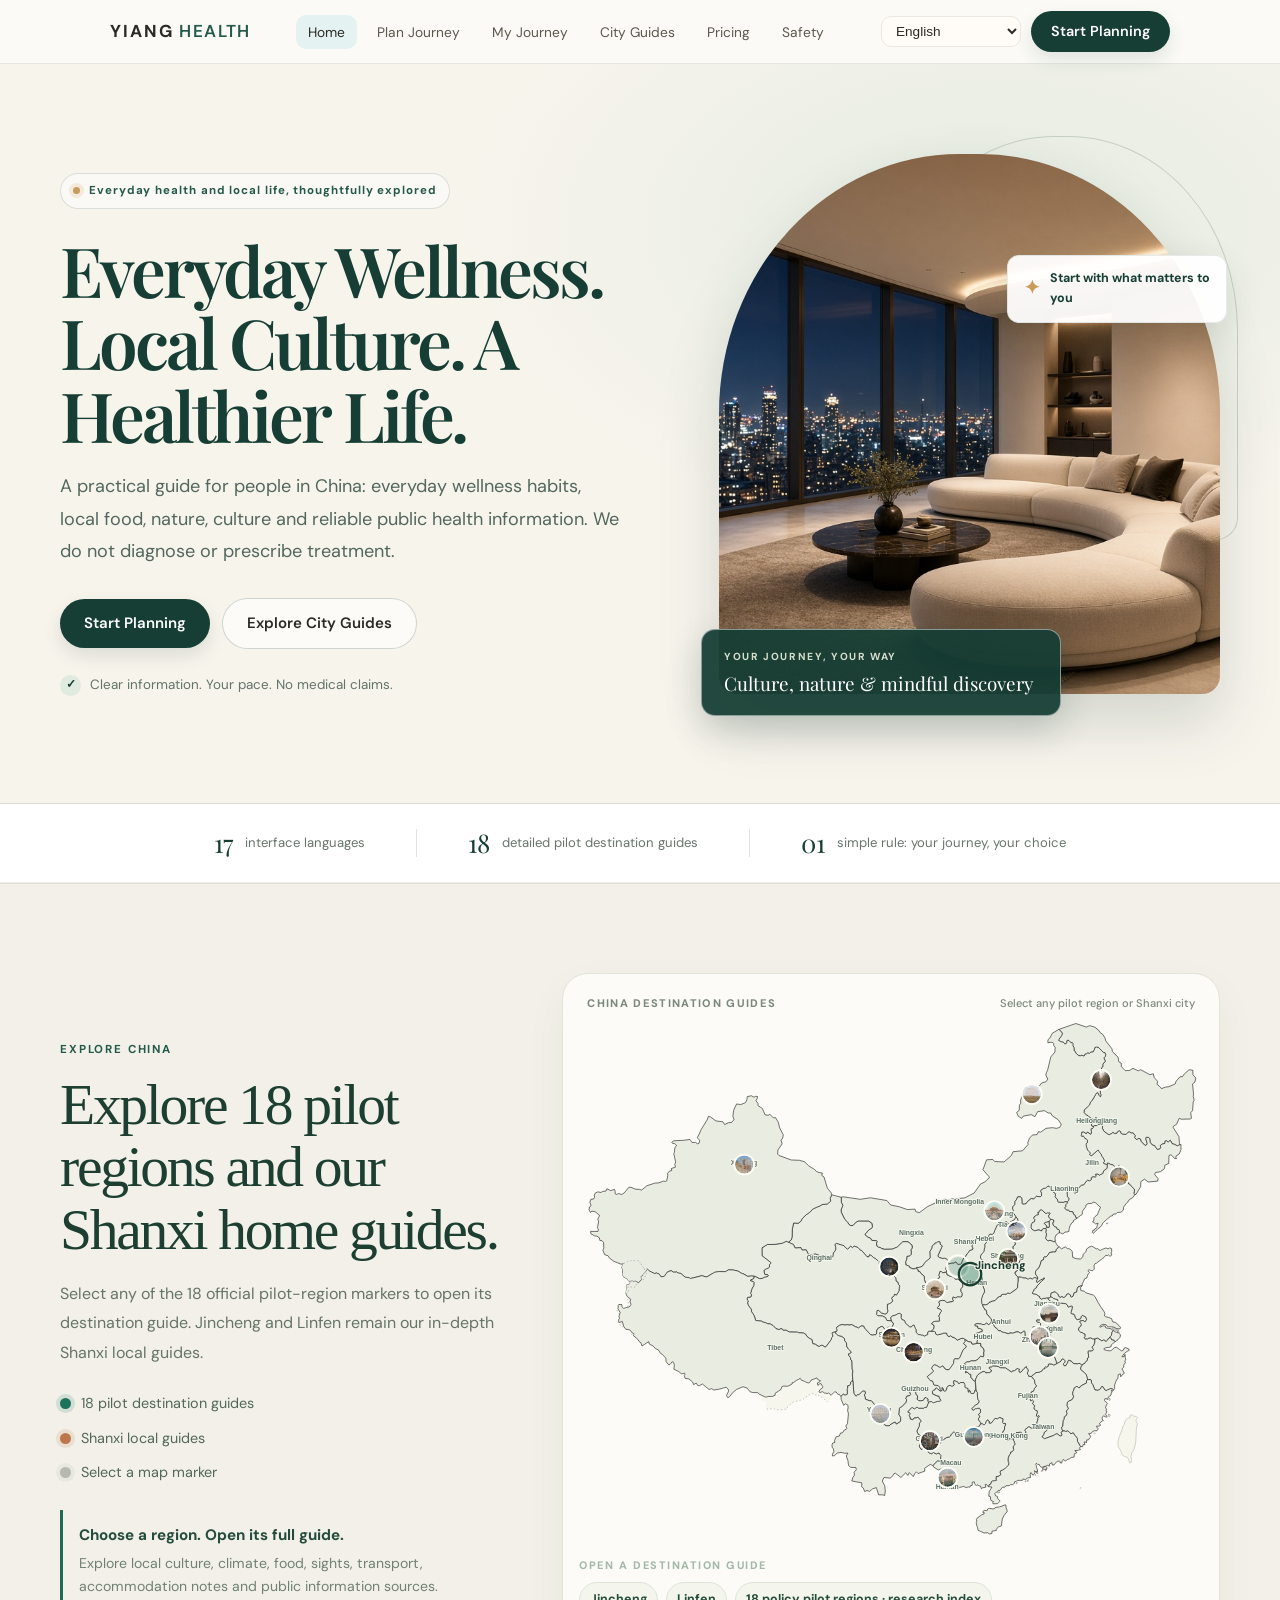
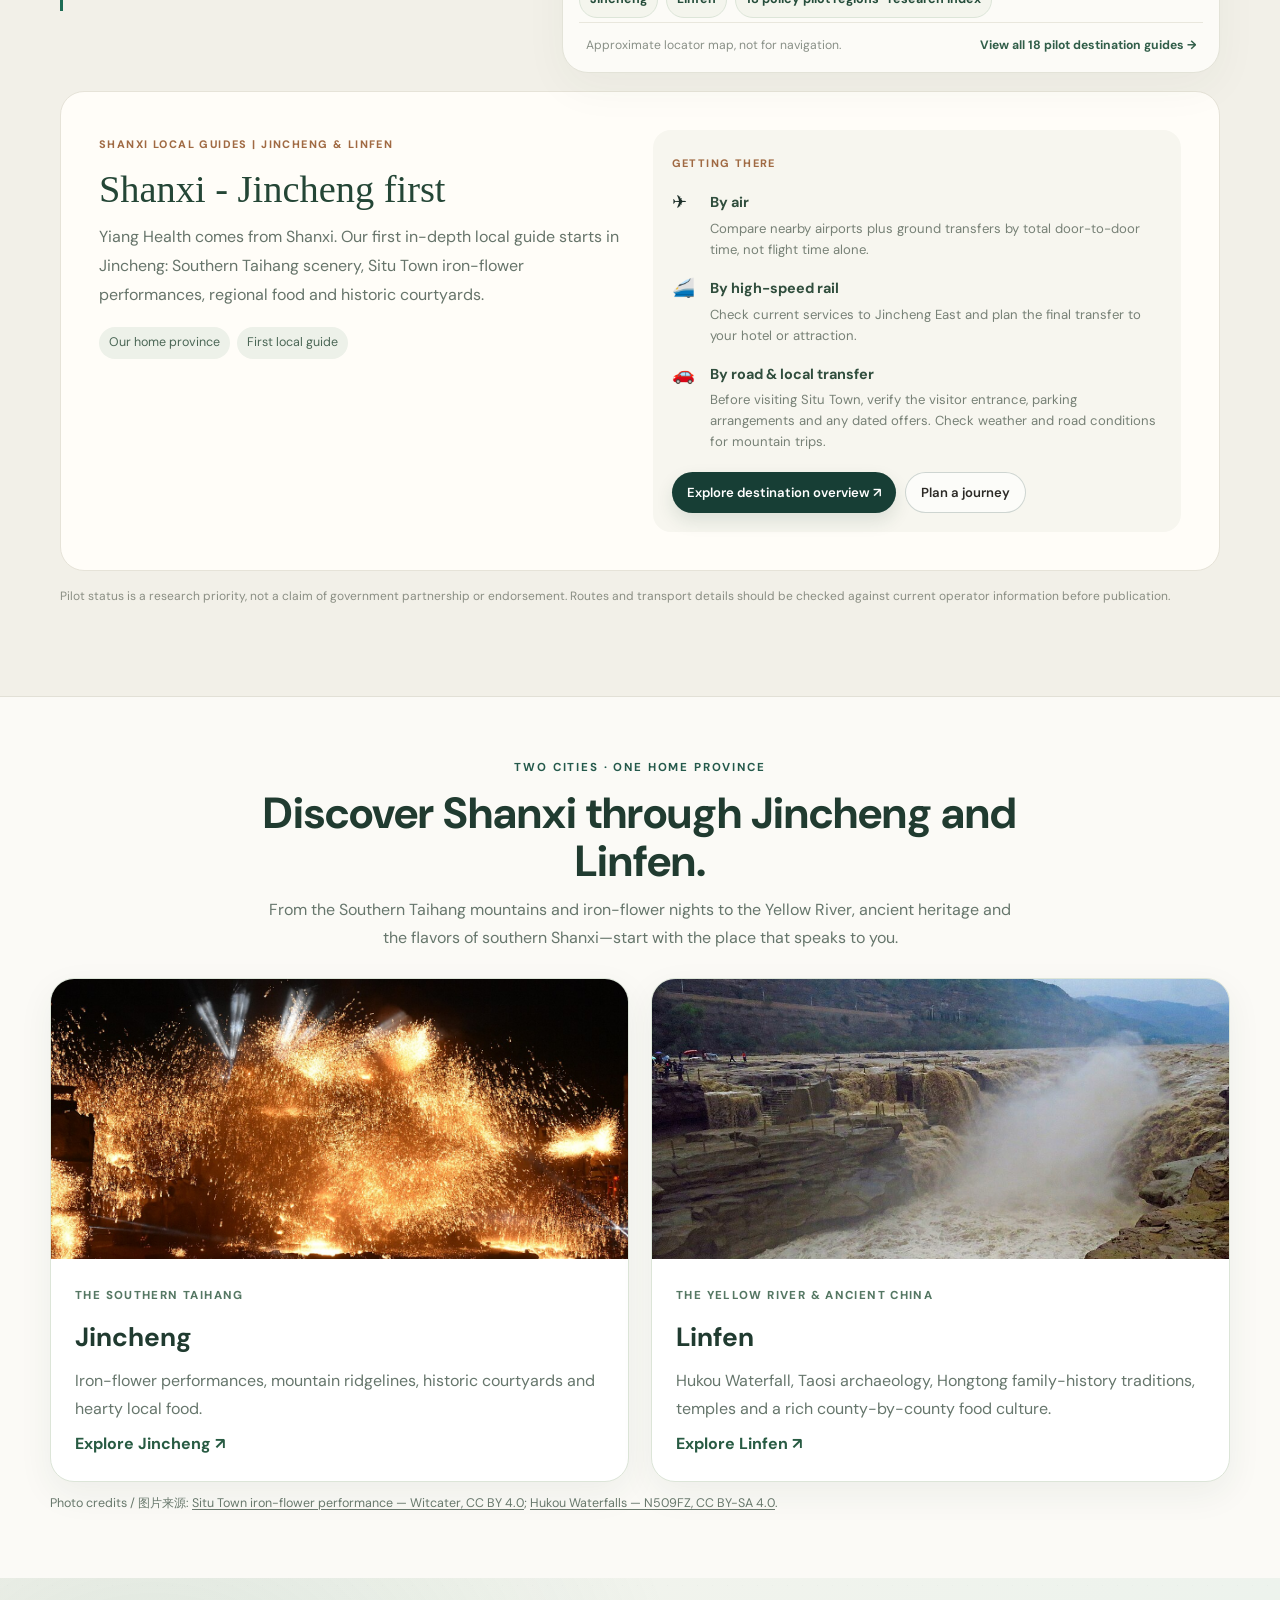
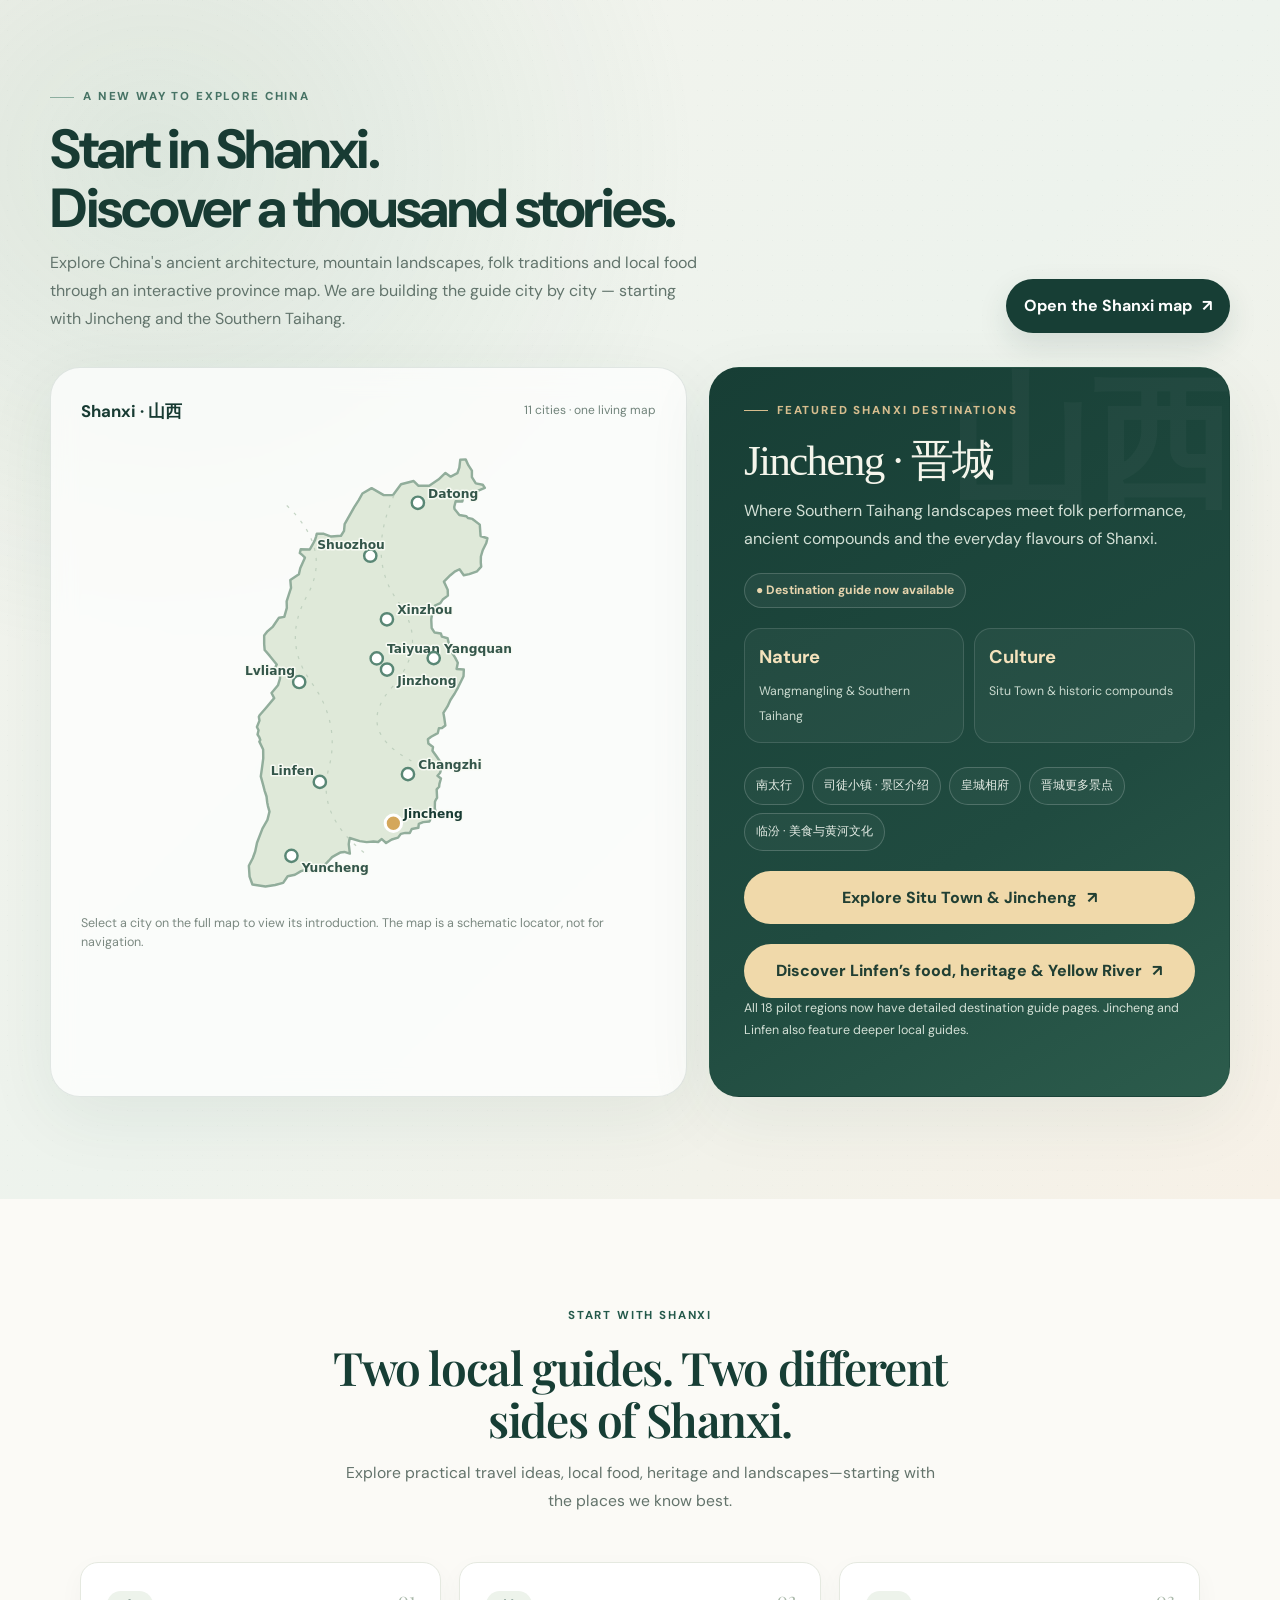
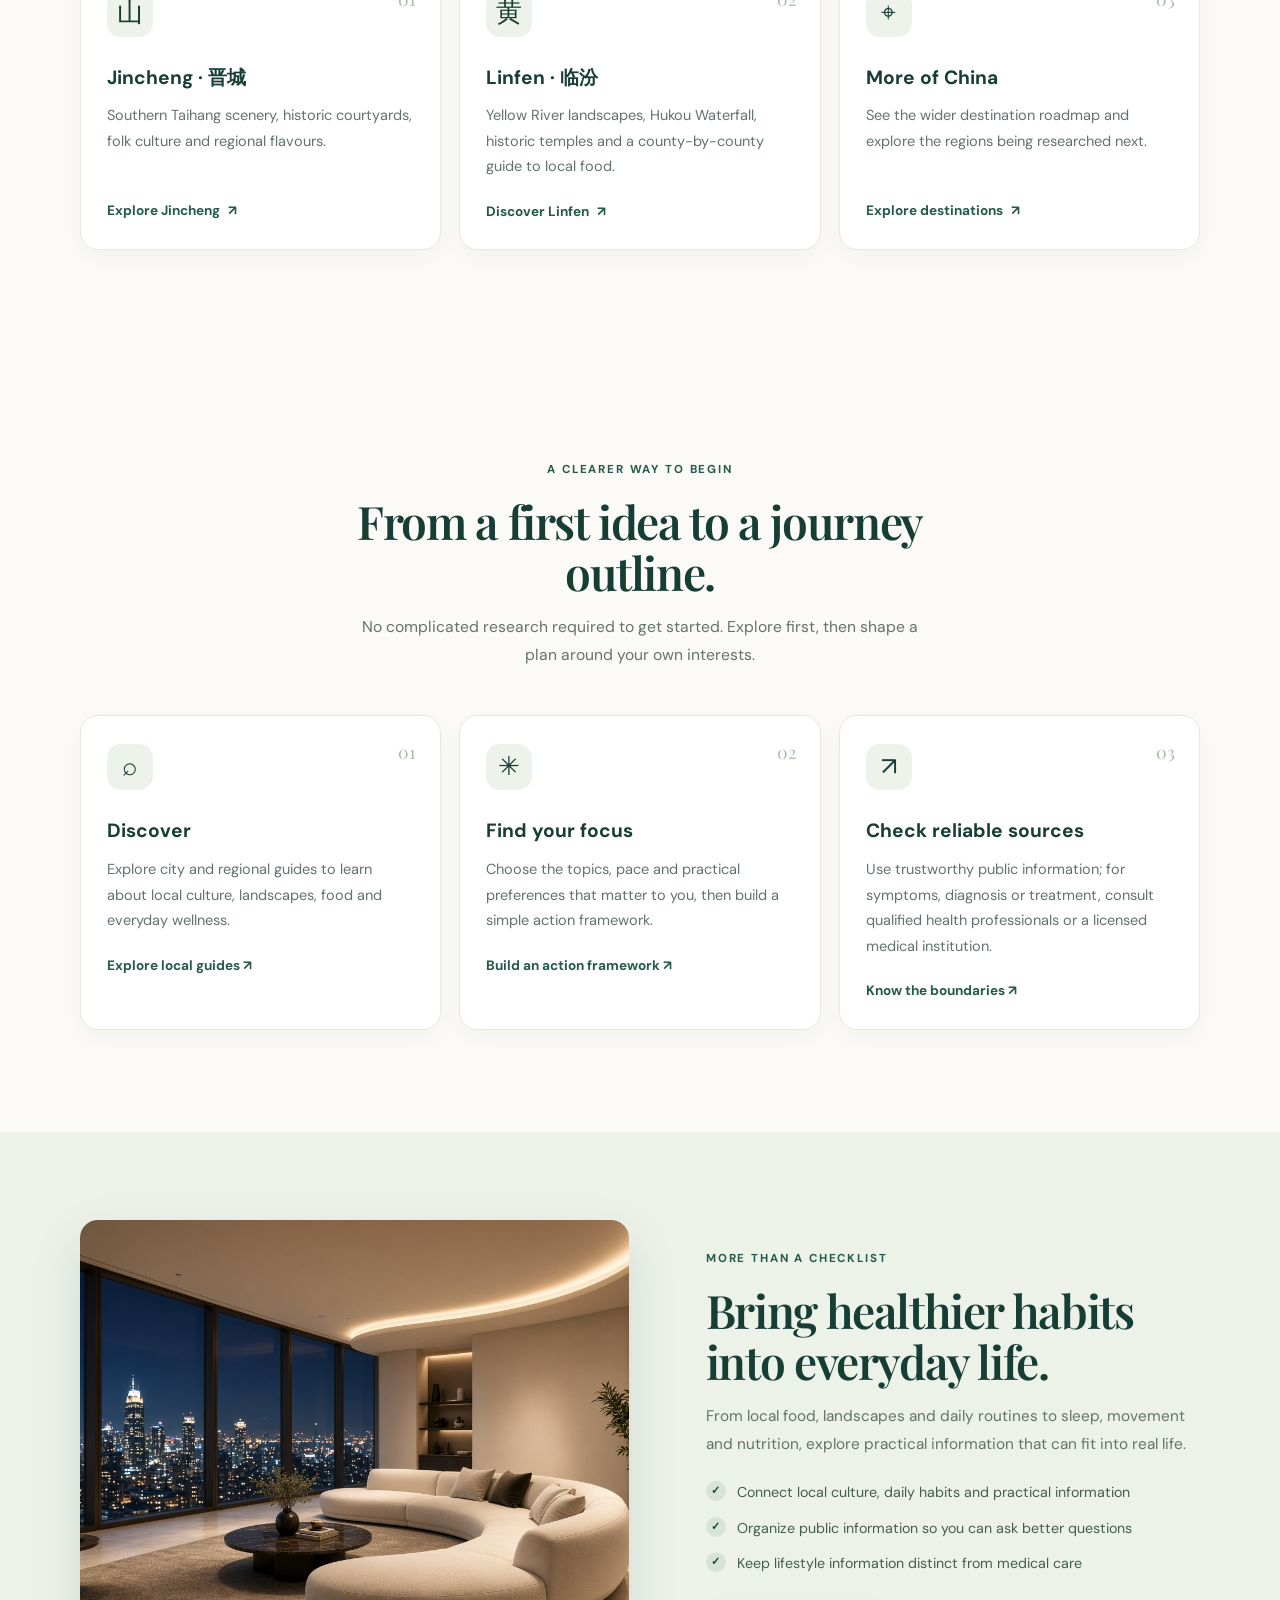
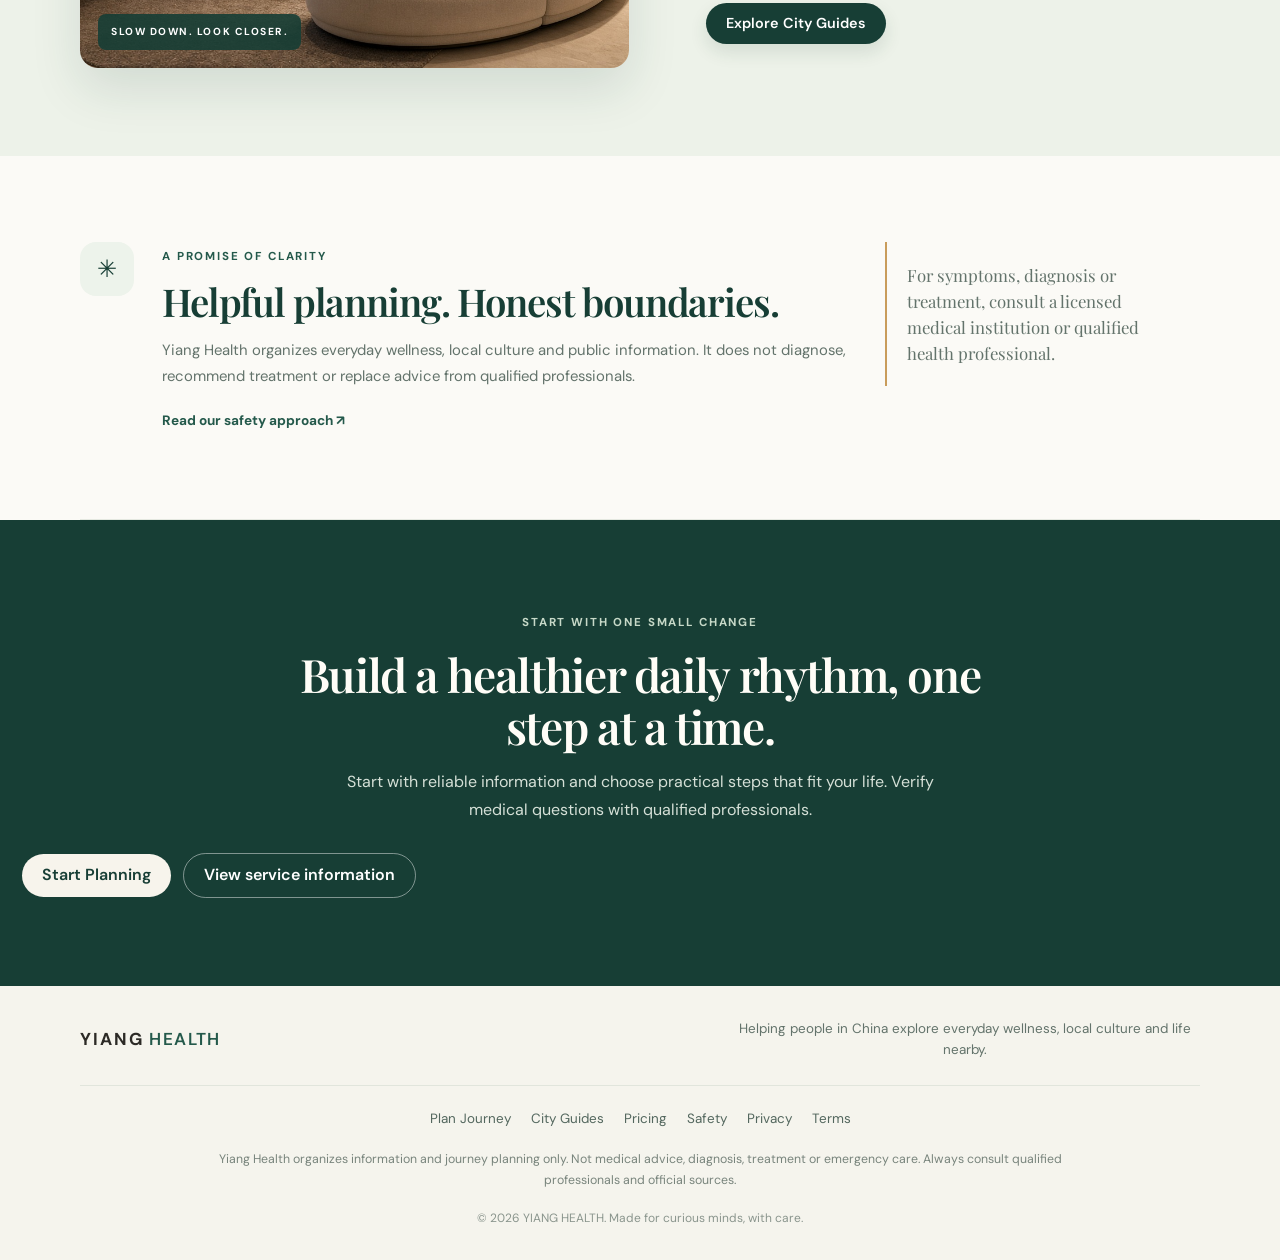
<file: index.html>
<!DOCTYPE html>
<html lang="en">
<head>
  <meta charset="UTF-8">
  <meta name="viewport" content="width=device-width, initial-scale=1, viewport-fit=cover">
  <meta name="description" content="A practical guide to everyday wellness, local culture, food, nature and trustworthy public health information across China. No diagnosis or unsupported efficacy claims.">
  <meta name="theme-color" content="#173e35">
  <meta property="og:type" content="website">
  <meta property="og:title" content="Yiang Health — Everyday Wellness & Local Life in China">
  <meta property="og:description" content="Explore healthy daily habits, local food, nature, culture and reliable public health information. Planning and information only, not diagnosis or treatment.">
  <meta property="og:site_name" content="Yiang Health">
  <meta name="twitter:card" content="summary_large_image">
  <meta name="twitter:title" content="Yiang Health — Everyday Wellness & Local Life">
  <meta name="twitter:description" content="A practical guide to wellness, local culture, food, nature and reliable public health information in China.">
  <title>Yiang Health — Everyday Wellness & Local Life in China</title>
  <link rel="canonical" href="https://yiang1905.github.io/Yiang-Health/">
  <link rel="manifest" href="manifest.json">
  <link rel="icon" type="image/svg+xml" href="assets/icon.svg">
  <link rel="preconnect" href="https://fonts.googleapis.com">
  <link rel="preconnect" href="https://fonts.gstatic.com" crossorigin>
  <link href="https://fonts.googleapis.com/css2?family=DM+Sans:wght@400;500;600;700&family=Playfair+Display:wght@500;600;700&display=swap" rel="stylesheet">
  <link rel="stylesheet" href="style.css">
  <link rel="stylesheet" href="shanxi.css">
  <link rel="stylesheet" href="china-map.css">
  <style>
    .shanxi-city-pair{width:min(1180px,calc(100% - 40px));margin:56px auto 64px}.scp-heading{max-width:760px;margin:0 auto 26px;text-align:center}.scp-heading h2{font-size:clamp(1.8rem,3.4vw,2.8rem);line-height:1.12;color:#203b30;margin:10px 0}.scp-heading p{line-height:1.75;color:#66766c}.scp-grid{display:grid;grid-template-columns:repeat(2,minmax(0,1fr));gap:22px}.scp-card{display:flex;flex-direction:column;overflow:hidden;border:1px solid #dce5d8;border-radius:24px;background:#fff;color:inherit;text-decoration:none;box-shadow:0 12px 35px #203b3010;transition:transform .2s,box-shadow .2s}.scp-card:hover{transform:translateY(-3px);box-shadow:0 18px 42px #203b3020}.scp-card img{width:100%;height:280px;object-fit:cover;display:block;background:#e5e8df}.scp-card div{padding:22px 24px 24px}.scp-card span{font-size:.72rem;letter-spacing:.12em;font-weight:800;color:#557763}.scp-card h3{font-size:1.65rem;margin:9px 0;color:#203b30}.scp-card p{min-height:3.3em;line-height:1.75;color:#66766c}.scp-card strong{display:inline-block;margin-top:8px;color:#285b43}@media(max-width:700px){.shanxi-city-pair{width:calc(100% - 24px);margin:36px auto 44px}.scp-grid{grid-template-columns:1fr}.scp-card img{height:220px}.scp-card p{min-height:0}}
  </style>
<style>.china-city-links{display:flex;flex-wrap:wrap;gap:8px;padding:14px 0 4px}.city-links-label{width:100%;font-size:.68rem;letter-spacing:.14em;font-weight:800;color:#a4b8a9}.china-city-links a{display:inline-flex;align-items:center;padding:7px 10px;border-radius:999px;background:#f4f5ed;border:1px solid #dce5d8;color:#254d3b;font-size:.78rem;font-weight:700;text-decoration:none}.china-city-links a:hover,.china-city-links a:focus-visible{background:#dfeadd;border-color:#8eae95}.china-city-links a[href="linfen.html"],.china-city-links a[href="jincheng.html"]{background:#e3eddb;border-color:#a6c19c}@media(max-width:600px){.china-city-links a{font-size:.74rem;padding:7px 9px}}</style>
</head>
<body class="home-redesign">
  <header class="site-header">
    <div class="header-inner">
      <a href="index.html" class="logo" aria-label="Yiang Health home">YIANG <span>HEALTH</span></a>
      <button class="nav-toggle" aria-label="Menu" type="button" aria-expanded="false">
        <span></span><span></span><span></span>
      </button>
      <ul class="nav-links">
        <li><a href="index.html" data-i18n="nav_home">Home</a></li>
        <li><a href="planner.html" data-i18n="nav_planner">Plan Journey</a></li>
        <li><a href="dashboard.html" data-i18n="nav_dashboard">My Journey</a></li>
        <li><a href="destinations.html" data-i18n="nav_destinations">Pilot Cities</a></li>
        <li><a href="pricing.html" data-i18n="nav_pricing">Pricing</a></li>
        <li><a href="safety.html" data-i18n="nav_safety">Safety</a></li>
      </ul>
      <div class="header-actions">
        <select id="lang-select" aria-label="Language"></select>
        <a href="planner.html" class="btn btn-primary" data-i18n="nav_start">Start Planning</a>
      </div>
    </div>
  </header>

  <main>
    <section class="home-hero">
      <div class="home-hero-inner">
        <div class="home-hero-copy">
          <div class="eyebrow"><span class="eyebrow-dot"></span><span data-i18n="home_eyebrow">Everyday health and local life, thoughtfully explored</span></div>
          <h1 data-i18n="hero_title">Everyday Wellness. Local Culture. A Healthier Life.</h1>
          <p class="home-hero-sub" data-i18n="hero_subtitle">A practical guide to everyday wellness, local food, nature, culture and reliable public health information in China. We do not diagnose or prescribe treatment.</p>
          <div class="home-hero-cta">
            <a href="planner.html" class="btn btn-primary btn-lg" data-i18n="btn_start">Start Planning</a>
            <a href="destinations.html" class="btn btn-secondary btn-lg" data-i18n="btn_explore">Explore City Guides</a>
          </div>
          <div class="home-hero-note"><span class="note-mark">✓</span><span data-i18n="home_hero_note">Clear information. Your pace. No medical claims.</span></div>
        </div>
        <div class="home-hero-visual">
          <img src="image/hero-wellness.webp" alt="A calm, nature-inspired wellness scene in China" fetchpriority="high">
          <div class="visual-caption">
            <span class="caption-kicker" data-i18n="home_visual_kicker">YOUR JOURNEY, YOUR WAY</span>
            <span class="caption-title" data-i18n="home_visual_title">Culture, nature & mindful discovery</span>
          </div>
          <div class="floating-note"><span class="floating-note-icon">✦</span><span data-i18n="home_float_note">Start with what matters to you</span></div>
        </div>
      </div>
      <div class="hero-bottom-line" aria-hidden="true"></div>
    </section>

    <section class="home-proof-strip" aria-label="Yiang Health approach">
      <div class="proof-item"><span class="proof-number">17</span><span data-i18n="home_proof_languages">interface languages</span></div>
      <div class="proof-divider"></div>
      <div class="proof-item"><span class="proof-number">18</span><span data-i18n="home_proof_regions">detailed pilot destination guides</span></div>
      <div class="proof-divider"></div>
      <div class="proof-item"><span class="proof-number">01</span><span data-i18n="home_proof_rule">simple rule: your journey, your choice</span></div>
    </section>

    <section class="china-map-section" id="explore-china">
      <div class="china-map-wrap">
        <div class="china-map-intro">
          <span class="section-kicker">OUR LOCAL GUIDES</span>
          <h2 id="china-map-title">Start in Shanxi.<br>Explore Jincheng and Linfen.</h2>
          <p>Yiang Health now provides detailed travel and culture guide pages for all 18 pilot regions. Jincheng and Linfen also have deeper Shanxi local guides. No government partnership or local service availability is implied.</p>
          <div class="china-map-legend"><span><i class="legend-dot home"></i> Detailed local guides</span><span><i class="legend-dot pilot"></i> Shanxi · local focus</span><span><i class="legend-dot planned"></i> Other regions · research only</span></div>
          <div class="china-map-promise"><strong>Start with the journey, not just the attraction.</strong><span>Practical route notes, local culture, food and places to explore—clearly separated from medical care.</span></div>
        </div>
        <div class="china-map-stage">
          <div class="china-map-stage-top"><span>SHANXI LOCAL GUIDES</span><span>Select any pilot region</span></div>
          <svg id="china-national-map" class="china-national-map" viewBox="0 0 1000 850" role="img" aria-label="Map of China showing provincial borders and destination markers">
            <image href="image/china-blank-province-map.svg" x="0" y="0" width="1000" height="850" preserveAspectRatio="xMidYMid meet"/>
            <g id="china-map-markers"></g>
          </svg>
          <div class="china-city-links" aria-label="Open a local city guide"><span class="city-links-label">OPEN A SHANXI CITY GUIDE</span><a href="jincheng-zh.html">Jincheng · 晋城</a><a href="linfen-zh.html">Linfen · 临汾</a><a href="destinations.html">18 policy pilot regions · research index</a></div>
          <div class="china-map-caption"><span>Approximate locator map, not for navigation.</span><a href="destinations.html">View policy pilot research list ↗</a></div>
        </div>
      </div>
      <div class="china-destination-panel" aria-live="polite">
        <div class="china-destination-main"><span class="china-panel-kicker" id="china-panel-kicker">SHANXI LOCAL GUIDES</span><h3 id="china-panel-title">Jincheng and Linfen</h3><p id="china-panel-description">Explore our current detailed guides for Jincheng and Linfen, with local culture, food, places to visit and practical travel notes.</p><div class="china-panel-tags" id="china-panel-tags"><span>Jincheng</span><span>Linfen</span><span>Local guides</span></div></div>
        <div class="china-route-card"><span class="china-panel-kicker">GETTING THERE</span><div class="china-route-row"><span class="route-icon">✈</span><div><strong>By air</strong><p id="china-route-air">Compare regional airports by total door-to-door time, not flight time alone.</p></div></div><div class="china-route-row"><span class="route-icon">🚄</span><div><strong>By high-speed rail</strong><p id="china-route-rail">Check the destination station and the final transfer to your hotel or attraction.</p></div></div><div class="china-route-row"><span class="route-icon">🚗</span><div><strong>By road & local transfer</strong><p id="china-route-road">Plan the final leg, parking and local transport before setting off.</p></div></div><div class="china-route-actions"><a href="jincheng.html" id="china-panel-link" class="btn btn-primary">Explore Shanxi & Jincheng ↗</a><a href="planner.html" class="btn btn-secondary">Plan a journey</a></div></div>
      </div>
      <div id="china-panel-expanded" class="china-panel-expanded" aria-live="polite" hidden></div>
      <p class="china-map-footnote">Pilot status is a research priority, not a claim of government partnership or endorsement. Routes and transport details should be checked against current operator information before publication.</p>
    </section>

    <section class="shanxi-city-pair" aria-labelledby="shanxi-city-pair-title">
      <div class="scp-heading"><span class="section-kicker">TWO CITIES · ONE HOME PROVINCE</span><h2 id="shanxi-city-pair-title">Discover Shanxi through Jincheng and Linfen.</h2><p>From the Southern Taihang mountains and iron-flower nights to the Yellow River, ancient heritage and the flavors of southern Shanxi—start with the place that speaks to you.</p></div>
      <div class="scp-grid">
        <a class="scp-card" href="jincheng.html"><img src="image/cities/jincheng-iron-flower.jpg" alt="Golden iron-flower sparks above Situ Town in Jincheng" loading="lazy"><div><span>THE SOUTHERN TAIHANG</span><h3>Jincheng · 晋城</h3><p>Iron-flower performances, mountain ridgelines, historic courtyards and hearty local food.</p><strong>Explore Jincheng ↗</strong></div></a>
        <a class="scp-card" href="linfen.html"><img src="image/cities/linfen-hukou-waterfall.jpg" alt="The Yellow River surges through Hukou Waterfall near Linfen" loading="lazy"><div><span>THE YELLOW RIVER & ANCIENT CHINA</span><h3>Linfen · 临汾</h3><p>Hukou Waterfall, Taosi archaeology, Hongtong family-history traditions, temples and a rich county-by-county food culture.</p><strong>Explore Linfen ↗</strong></div></a>
      </div>
      <p class="photo-credit">Photo credits / 图片来源: <a href="https://commons.wikimedia.org/wiki/File:%E5%B1%B1%E8%A5%BF%E5%8F%B8%E5%BE%92%E5%B0%8F%E9%95%87%E6%89%93%E9%93%81%E8%8A%B1_Datiehua_Iron_Fireworks_in_Shanxi_Situ_Town.jpg" target="_blank" rel="noopener">Situ Town iron-flower performance — Witcater, CC BY 4.0</a>; <a href="https://commons.wikimedia.org/wiki/File:Hukou_Waterfalls_(20170930163540).jpg" target="_blank" rel="noopener">Hukou Waterfalls — N509FZ, CC BY-SA 4.0</a>.</p>
    </section>

    <section class="shanxi-feature" aria-labelledby="shanxi-feature-title">
      <div class="shanxi-feature-inner">
        <div class="shanxi-feature-top">
          <div>
            <span class="shanxi-feature-kicker">A NEW WAY TO EXPLORE CHINA</span>
            <h2 id="shanxi-feature-title">Start in Shanxi.<br>Discover a thousand stories.</h2>
            <p class="shanxi-feature-intro">Explore China's ancient architecture, mountain landscapes, folk traditions and local food through an interactive province map. We are building the guide city by city — starting with Jincheng and the Southern Taihang.</p>
          </div>
          <a class="shx-open-map" href="shanxi.html">Open the Shanxi map <span aria-hidden="true">↗</span></a>
        </div>
        <div class="shanxi-feature-grid">
          <div class="shx-map-panel">
            <div class="shx-map-heading"><strong>Shanxi · 山西</strong><span>11 cities · one living map</span></div>
            <svg class="shx-map" viewBox="0 0 390 470" role="img" aria-label="Interactive map preview of Shanxi province">
              <path class="shx-province-shape" d="M96.6 366.3 L98.1 371.7 L96.1 379.8 L91.2 388.3 L85.9 402.2 L84.1 410.8 L81.7 417.4 L77.9 424.7 L78.6 435.3 L81.4 443.1 L94.2 445 L103.6 443.6 L111.5 441.5 L115.9 435 L123 433.5 L129 430 L133.2 428.9 L140.8 429.2 L147.9 426.8 L151.4 424.7 L156.2 419.8 L159.4 416.3 L163.2 414.1 L167.3 411.8 L171.4 411.2 L176.8 412.8 L175.7 403.6 L176.6 397.5 L186.5 400.6 L193.3 401.6 L199.9 400.9 L204.5 401.5 L207.8 398.6 L210.3 400.6 L212.3 402.5 L217.8 399 L224 397.2 L226.7 393.5 L231.1 392.5 L235.5 392.6 L237.4 388.7 L243.9 387.5 L244.3 383.8 L248.6 382 L254.8 381.3 L257.5 374.3 L261.2 373.5 L260 368.4 L260.1 362 L261.1 359.9 L262.2 358.3 L261.8 350 L264.2 347.4 L264.5 344.5 L266 339.3 L262.6 336.6 L265.2 333.7 L266.1 330.4 L266.8 325.1 L261.4 317.3 L257.7 312.1 L258.2 308.4 L253.7 305 L253.2 300.8 L256.4 298.4 L262.9 294.8 L264 290 L267 289.8 L270.3 287.3 L269.1 279 L268.4 275 L272.4 268.7 L275.3 262.4 L279.3 256.3 L282.8 250 L288.1 239.1 L288.4 232.5 L281.3 232.1 L282.5 225.9 L279.9 220.9 L274.6 212.6 L273.6 206.7 L272.5 201.9 L266.9 200.4 L265.9 197.3 L259.8 196.4 L256.9 191.9 L256.5 183.4 L257.5 177.5 L260.1 169.9 L265.4 167.5 L267.7 164.1 L272.8 160.2 L272.6 154.4 L268.9 146.5 L275.2 140.2 L279.4 136.8 L284.2 134.4 L288.3 140.2 L293.7 139.2 L301.4 136.4 L305.4 131.8 L305 128 L305.1 121.9 L306.9 115.8 L310.4 108.7 L311.5 104 L304.8 101.8 L304 90.7 L296.8 85.1 L292.4 84.2 L290.9 82.5 L284 81.2 L279.3 75.4 L279 73.4 L280.4 67.8 L286.9 68.1 L288.1 62.6 L294.2 62 L299.6 58.7 L309 54.8 L306.9 51.6 L300.1 50.3 L296.3 44.2 L296.3 37.8 L292.8 32.5 L290.2 26.8 L284.9 27.2 L284 34.8 L282.1 40.3 L275.5 43.7 L270.4 40.1 L263.5 46.6 L254.5 52.7 L243.8 52.6 L239.3 48 L226.9 51.1 L219.1 61.6 L210 61.8 L198.1 55 L189.1 60.2 L185.5 66.7 L181.1 73.6 L175.7 83.2 L171.7 90.3 L171.1 96.8 L168.1 101.6 L158.5 102.4 L151.3 99.7 L144.4 99.6 L143.8 102.2 L142.8 105.4 L140.4 110.1 L137.6 115 L128.7 114.8 L127.8 118.6 L130 120.2 L132.8 123.1 L128.2 133.3 L126.9 139.3 L118.5 145 L119.2 152.7 L117.1 158.9 L114.9 165.9 L115.1 172.2 L112.6 181 L107.4 181.8 L101.5 190.5 L96.1 195.2 L92.9 199.3 L92.9 207.7 L93.4 213.5 L98.2 219 L105.2 227.6 L103.4 231.1 L108.4 234.9 L108.4 241.5 L106.4 248 L100.1 255.6 L102.7 260.6 L94.6 270.3 L88.4 277.4 L87.7 278.8 L88.3 282.6 L85.8 288.8 L87.4 292.1 L86.4 296.2 L88.2 299.1 L89.1 301.6 L88.2 303.2 L91.9 310.8 L92 319.5 L91 327.2 L89.6 337.2 L92 346 L93.3 351.1 L95.2 356.9 L95.9 362.8 L96.6 366.3 Z"/>
              <path class="shx-map-ridge" d="M115 72 Q160 115 135 160 T139 245 T156 330 T191 412 M220 62 Q193 124 224 166 T218 250 T237 322"/>
              <g class="shx-city" data-city="datong"><circle class="shx-dot" cx="243.4" cy="69.3" r="6"/><text x="253.4" y="64.3">Datong</text></g>
              <g class="shx-city" data-city="shuozhou"><circle class="shx-dot" cx="196.8" cy="121.1" r="6"/><text x="144.8" y="114.1">Shuozhou</text></g>
              <g class="shx-city" data-city="xinzhou"><circle class="shx-dot" cx="213.1" cy="183.4" r="6"/><text x="223.1" y="178.4">Xinzhou</text></g>
              <g class="shx-city" data-city="taiyuan"><circle class="shx-dot" cx="203.1" cy="221.7" r="6"/><text x="213.1" y="216.7">Taiyuan</text></g>
              <g class="shx-city" data-city="lvliang"><circle class="shx-dot" cx="127.2" cy="244.8" r="6"/><text x="74.2" y="237.8">Lvliang</text></g>
              <g class="shx-city" data-city="yangquan"><circle class="shx-dot" cx="258.9" cy="221.4" r="6"/><text x="268.9" y="216.4">Yangquan</text></g>
              <g class="shx-city" data-city="jinzhong"><circle class="shx-dot" cx="213.2" cy="232.6" r="6"/><text x="223.2" y="247.6">Jinzhong</text></g>
              <g class="shx-city" data-city="linfen"><circle class="shx-dot" cx="147.4" cy="342.6" r="6"/><text x="99.4" y="335.6">Linfen</text></g>
              <g class="shx-city" data-city="changzhi"><circle class="shx-dot" cx="233.7" cy="335" r="6"/><text x="243.7" y="330">Changzhi</text></g>
              <g class="shx-city is-active" data-city="jincheng"><circle class="shx-dot" cx="219.4" cy="383.1" r="7"/><text x="229.4" y="378.1">Jincheng</text></g>
              <g class="shx-city" data-city="yuncheng"><circle class="shx-dot" cx="119.6" cy="415" r="6"/><text x="129.6" y="431">Yuncheng</text></g>
            </svg>
            <p class="shx-map-note">Select a city on the full map to view its introduction. The map is a schematic locator, not for navigation.</p>
          </div>
          <div class="shx-story-panel">
            <span class="shx-kicker">FEATURED SHANXI DESTINATIONS</span>
            <h3>Jincheng · 晋城</h3>
            <p>Where Southern Taihang landscapes meet folk performance, ancient compounds and the everyday flavours of Shanxi.</p>
            <span class="shx-city-status">● Destination guide now available</span>
            <div class="shx-highlights">
              <div class="shx-highlight"><strong>Nature</strong><span>Wangmangling & Southern Taihang</span></div>
              <div class="shx-highlight"><strong>Culture</strong><span>Situ Town & historic compounds</span></div>
            </div>
            <div class="shx-city-list"><a class="shx-city-chip" href="jincheng.html#wangmangling">南太行</a><a class="shx-city-chip" href="jincheng.html#situ">司徒小镇 · 景区介绍</a><a class="shx-city-chip" href="jincheng.html#huangcheng">皇城相府</a><a class="shx-city-chip" href="jincheng.html#local-highlights">晋城更多景点</a><a class="shx-city-chip" href="linfen.html">临汾 · 美食与黄河文化</a></div>
            <a class="shx-panel-cta" href="jincheng.html#situ">Explore Situ Town &amp; Jincheng <span aria-hidden="true">↗</span></a>
            <a class="shx-panel-cta" href="linfen.html">Discover Linfen’s food, heritage &amp; Yellow River <span aria-hidden="true">↗</span></a>
            <p class="shx-soon">All 18 pilot regions now have detailed destination guide pages. Jincheng and Linfen also feature deeper local guides.</p>
          </div>
        </div>
      </div>
    </section>

    <section class="home-section home-how" id="featured-local-guides">
      <div class="section-heading">
        <span class="section-kicker">START WITH SHANXI</span>
        <h2>Two local guides. Two different sides of Shanxi.</h2>
        <p>Explore practical travel ideas, local food, heritage and landscapes—starting with the places we know best.</p>
      </div>
      <div class="home-steps">
        <article class="home-step">
          <span class="step-index">01</span>
          <div class="step-icon" aria-hidden="true">山</div>
          <h3>Jincheng · 晋城</h3>
          <p>Southern Taihang scenery, historic courtyards, folk culture and regional flavours.</p>
          <a href="jincheng.html" class="text-link">Explore Jincheng <span aria-hidden="true">↗</span></a>
        </article>
        <article class="home-step">
          <span class="step-index">02</span>
          <div class="step-icon" aria-hidden="true">黄</div>
          <h3>Linfen · 临汾</h3>
          <p>Yellow River landscapes, Hukou Waterfall, historic temples and a county-by-county guide to local food.</p>
          <a href="linfen.html" class="text-link">Discover Linfen <span aria-hidden="true">↗</span></a>
        </article>
        <article class="home-step">
          <span class="step-index">03</span>
          <div class="step-icon" aria-hidden="true">⌖</div>
          <h3>More of China</h3>
          <p>See the wider destination roadmap and explore the regions being researched next.</p>
          <a href="destinations.html" class="text-link">Explore destinations <span aria-hidden="true">↗</span></a>
        </article>
      </div>
    </section>

    <section class="home-section home-how">
      <div class="section-heading">
        <span class="section-kicker" data-i18n="home_how_kicker">A CLEARER WAY TO BEGIN</span>
        <h2 data-i18n="home_how_title">From a first idea to a journey outline.</h2>
        <p data-i18n="home_how_sub">No complicated research required to get started. Explore first, then shape a plan around your own interests.</p>
      </div>
      <div class="home-steps">
        <article class="home-step">
          <span class="step-index">01</span>
          <div class="step-icon" aria-hidden="true">⌕</div>
          <h3 data-i18n="home_step1_title">Discover</h3>
          <p data-i18n="home_step1_desc">Browse pilot regions and get a feel for local culture, landscapes and wellness traditions.</p>
          <a href="destinations.html" class="text-link" data-i18n="home_step1_link">Explore destinations <span aria-hidden="true">↗</span></a>
        </article>
        <article class="home-step">
          <span class="step-index">02</span>
          <div class="step-icon" aria-hidden="true">✳</div>
          <h3 data-i18n="home_step2_title">Personalize</h3>
          <p data-i18n="home_step2_desc">Share your interests, pace and practical preferences to create a simple starting framework.</p>
          <a href="planner.html" class="text-link" data-i18n="home_step2_link">Build your outline <span aria-hidden="true">↗</span></a>
        </article>
        <article class="home-step">
          <span class="step-index">03</span>
          <div class="step-icon" aria-hidden="true">↗</div>
          <h3 data-i18n="home_step3_title">Prepare</h3>
          <p data-i18n="home_step3_desc">Use the outline to identify what to confirm with official providers before making arrangements.</p>
          <a href="safety.html" class="text-link" data-i18n="home_step3_link">Know the boundaries <span aria-hidden="true">↗</span></a>
        </article>
      </div>
    </section>

    <section class="home-feature-band">
      <div class="feature-image-wrap">
        <img src="image/hero-wellness.webp" alt="" loading="lazy">
        <div class="feature-image-label" data-i18n="home_feature_image_label">SLOW DOWN. LOOK CLOSER.</div>
      </div>
      <div class="feature-copy">
        <span class="section-kicker" data-i18n="home_feature_kicker">MORE THAN A CHECKLIST</span>
        <h2 data-i18n="home_feature_title">The best journeys leave room for discovery.</h2>
        <p data-i18n="home_feature_desc">From tea and regional food to gardens, mountains and everyday local life, explore the cultural context around China's wellness traditions — at a pace that feels right for you.</p>
        <ul class="feature-list">
          <li><span>✓</span><span data-i18n="home_feature_bullet1">Culture and local experiences alongside practical planning</span></li>
          <li><span>✓</span><span data-i18n="home_feature_bullet2">Public information pathways to help you ask better questions</span></li>
          <li><span>✓</span><span data-i18n="home_feature_bullet3">A clear distinction between travel information and medical care</span></li>
        </ul>
        <a href="destinations.html" class="btn btn-primary" data-i18n="btn_explore">Explore Pilot Cities</a>
      </div>
    </section>

    <section class="home-safety">
      <div class="safety-symbol" aria-hidden="true">✳</div>
      <div class="safety-copy">
        <span class="section-kicker" data-i18n="home_safety_kicker">A PROMISE OF CLARITY</span>
        <h2 data-i18n="home_safety_title">Helpful planning. Honest boundaries.</h2>
        <p data-i18n="home_safety_desc">Yiang Health helps organize information and travel ideas. It does not diagnose, recommend treatment, arrange clinical referrals or replace advice from qualified professionals.</p>
        <a href="safety.html" class="text-link" data-i18n="home_safety_link">Read our safety approach <span aria-hidden="true">↗</span></a>
      </div>
      <div class="safety-side-note"><span data-i18n="home_safety_side">Your health decisions belong with you and qualified professionals.</span></div>
    </section>

    <section class="home-final-cta">
      <span class="section-kicker" data-i18n="home_final_kicker">YOUR NEXT CHAPTER STARTS HERE</span>
      <h2 data-i18n="home_final_title">Curious about China? Start with a simple plan.</h2>
      <p data-i18n="home_final_desc">Take a first look, explore at your own pace, and decide what you want to learn more about.</p>
      <div class="home-hero-cta">
        <a href="planner.html" class="btn btn-light btn-lg" data-i18n="btn_start">Plan My China Journey</a>
        <a href="pricing.html" class="btn btn-outline-light btn-lg" data-i18n="home_view_pricing">View transparent pricing</a>
      </div>
    </section>
  </main>

  <footer class="site-footer home-footer">
    <div class="footer-inner">
      <div class="home-footer-top">
        <a href="index.html" class="logo">YIANG <span>HEALTH</span></a>
        <p data-i18n="home_footer_mission">A thoughtful starting point for exploring China's wellness culture and local life.</p>
      </div>
      <div class="footer-links">
        <a href="planner.html" data-i18n="nav_planner">Plan Journey</a>
        <a href="destinations.html" data-i18n="nav_destinations">Pilot Cities</a>
        <a href="pricing.html" data-i18n="nav_pricing">Pricing</a>
        <a href="safety.html" data-i18n="footer_safety">Safety</a>
        <a href="privacy.html" data-i18n="footer_privacy">Privacy</a>
        <a href="terms.html" data-i18n="footer_terms">Terms</a>
      </div>
      <p class="footer-disclaimer" data-i18n="footer_disclaimer">Yiang Health organizes information and journey planning only. Not medical advice, diagnosis, treatment or emergency care. Always consult qualified professionals and official sources.</p>
      <p class="footer-copy">© 2026 YIANG HEALTH. <span data-i18n="home_footer_rights">Made for curious minds, with care.</span></p>
    </div>
  </footer>

  <script src="modules/china-map.js"></script>
  <script src="modules/config.js"></script>
  <script src="modules/data.js"></script>
  <script src="modules/safety.js"></script>
  <script src="modules/i18n.js"></script>
  <script src="modules/wellness.js"></script>
  <script src="modules/destinations.js"></script>
  <script src="modules/planner.js"></script>
  <script src="script.js"></script>
  <script src="modules/home-map-i18n.js"></script>
  <script>
    document.querySelectorAll('.shanxi-feature .shx-city[data-city]').forEach(function (node) {
      node.setAttribute('tabindex', '0');
      node.setAttribute('role', 'link');
      node.setAttribute('aria-label', 'Explore ' + node.dataset.city + ' on the Shanxi map');
      node.addEventListener('click', function () { location.href = 'shanxi.html?city=' + encodeURIComponent(node.dataset.city); });
      node.addEventListener('keydown', function (event) { if (event.key === 'Enter' || event.key === ' ') { event.preventDefault(); location.href = 'shanxi.html?city=' + encodeURIComponent(node.dataset.city); } });
    });
    if ('serviceWorker' in navigator) navigator.serviceWorker.register('service-worker.js').catch(() => {});
  </script>
</body>
</html>
</file>
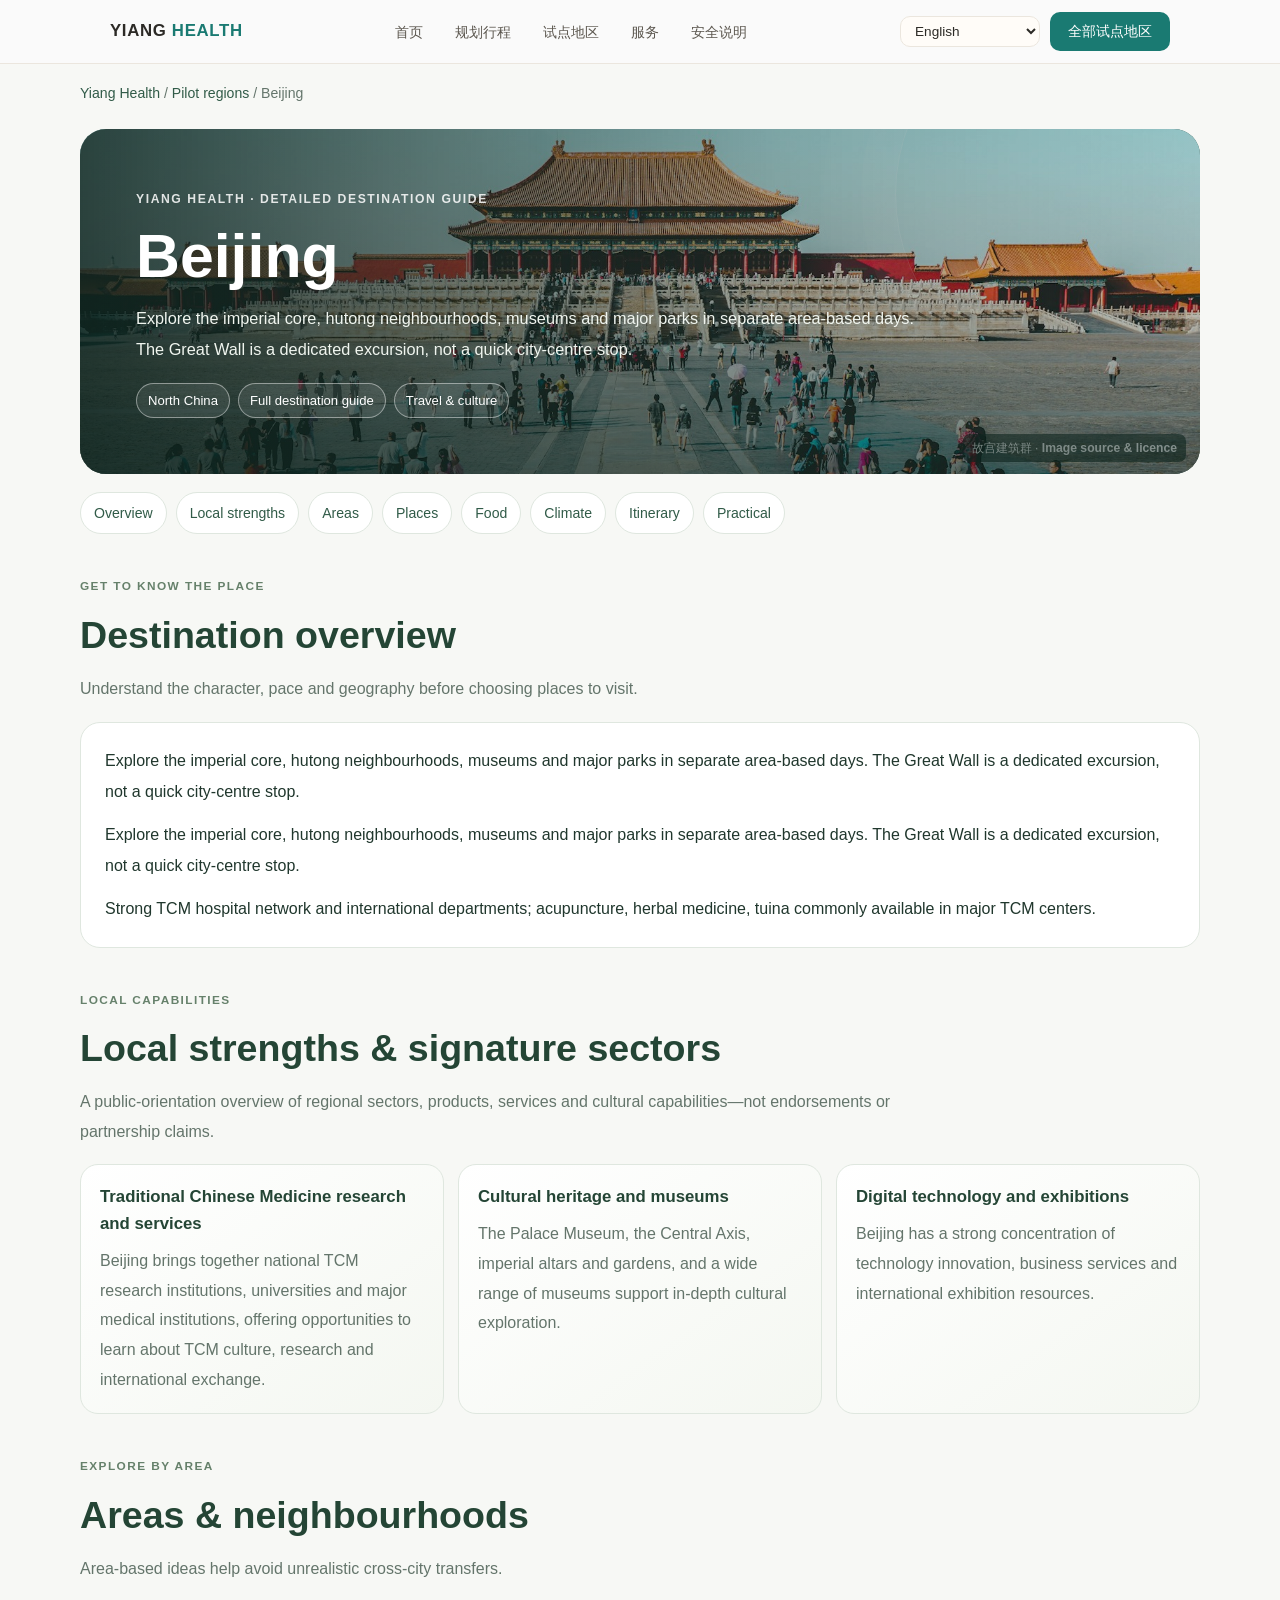
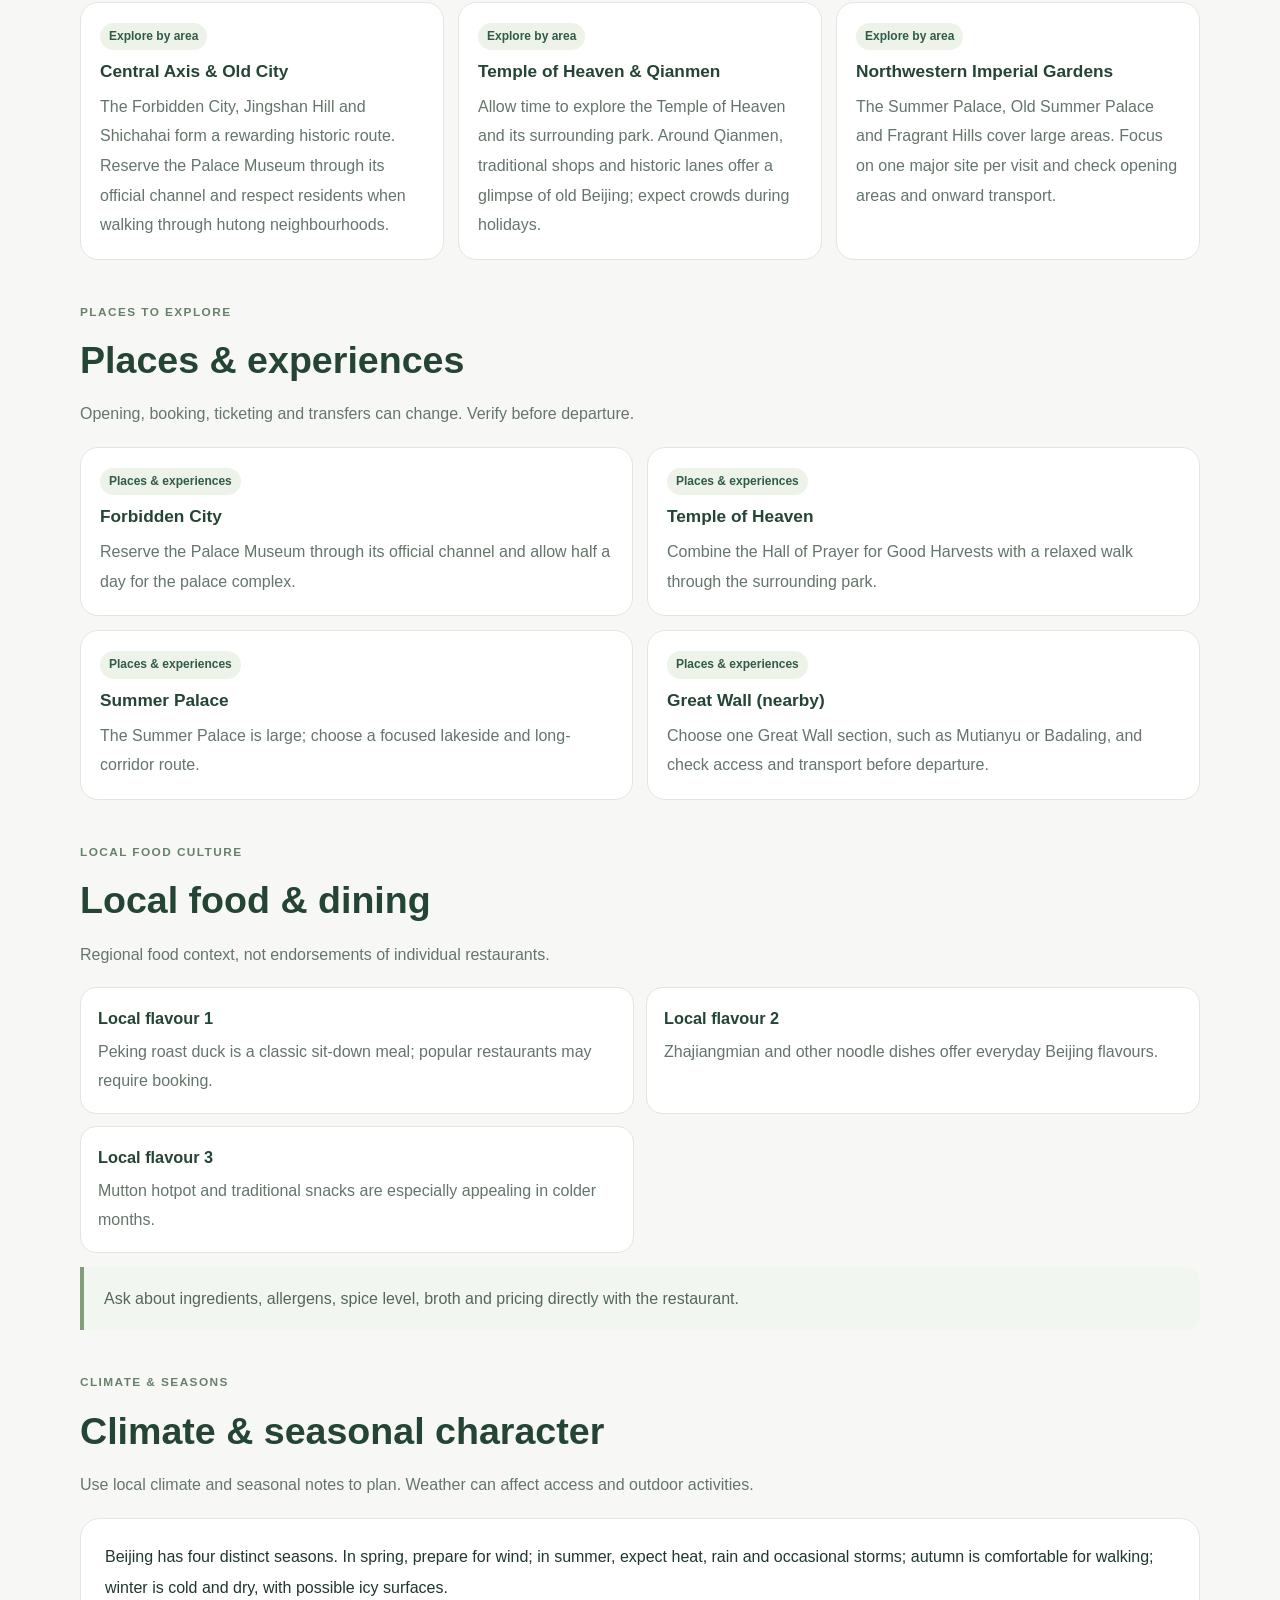
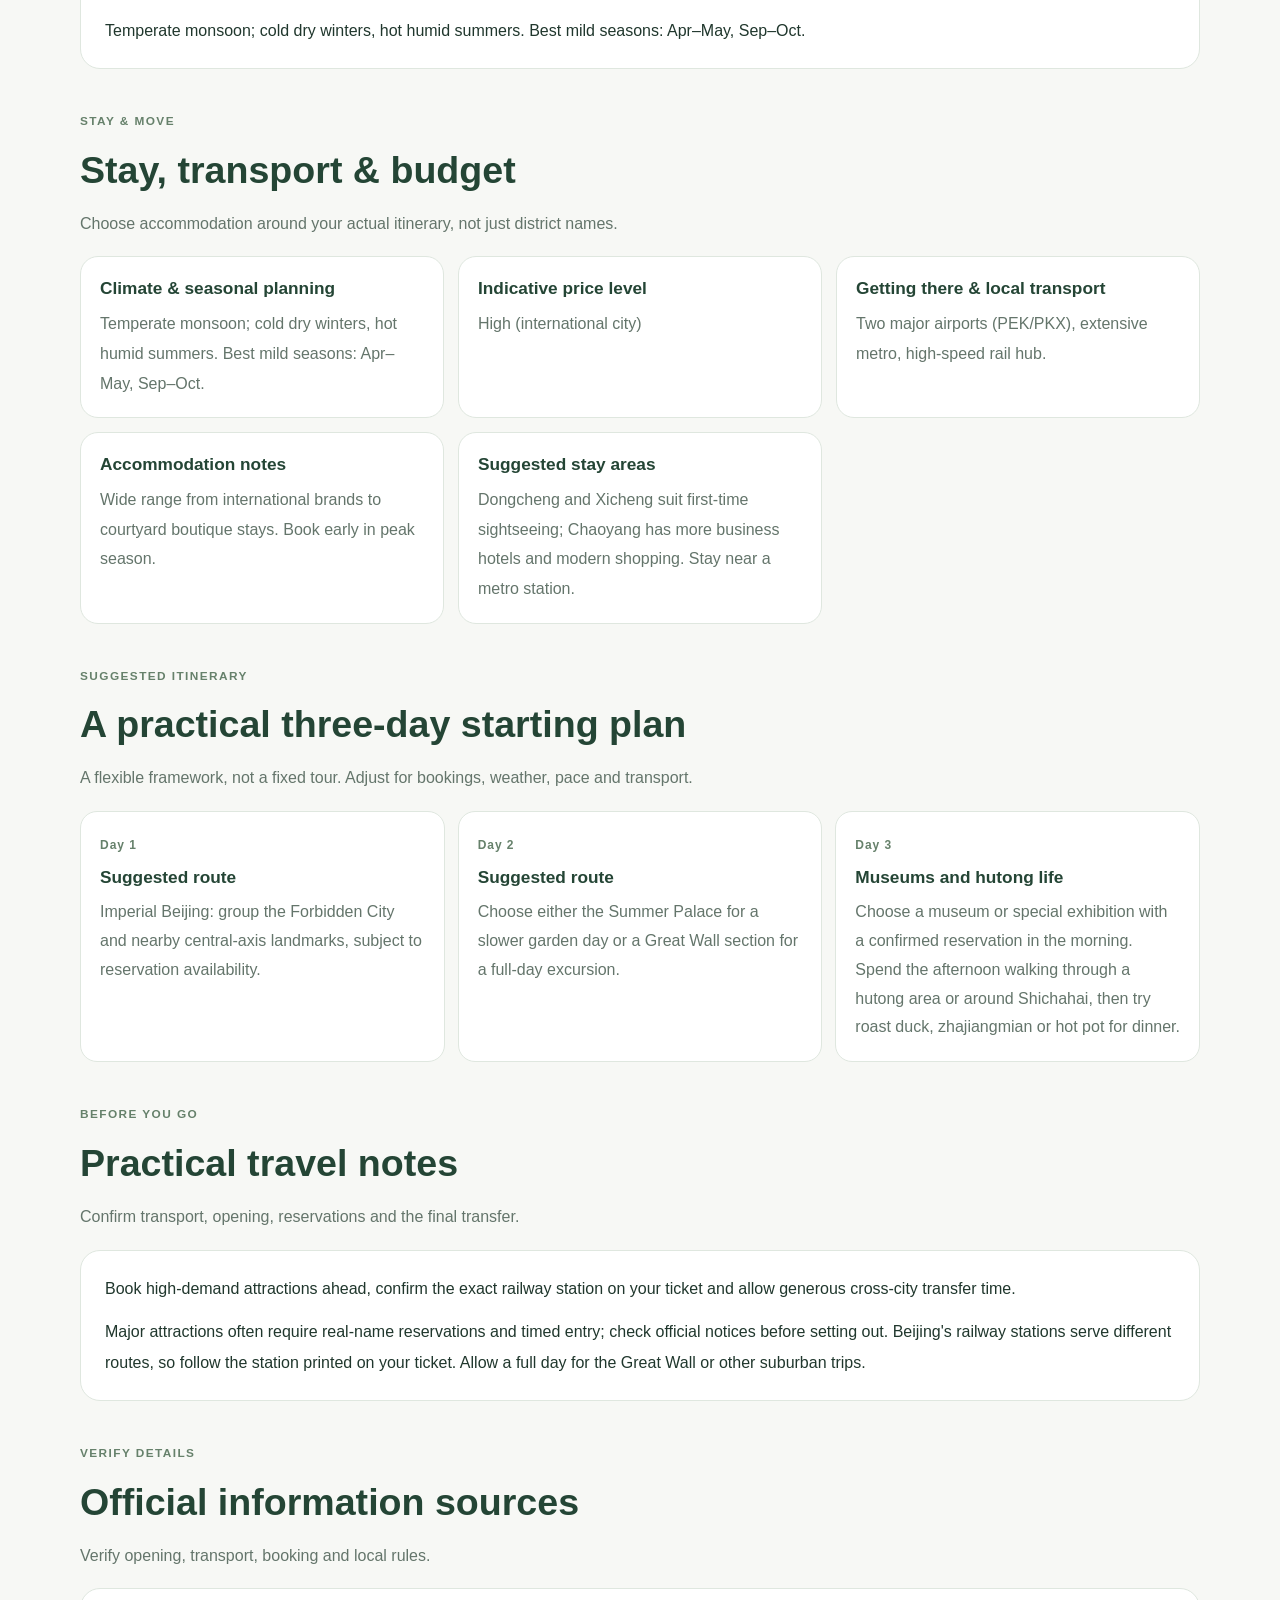
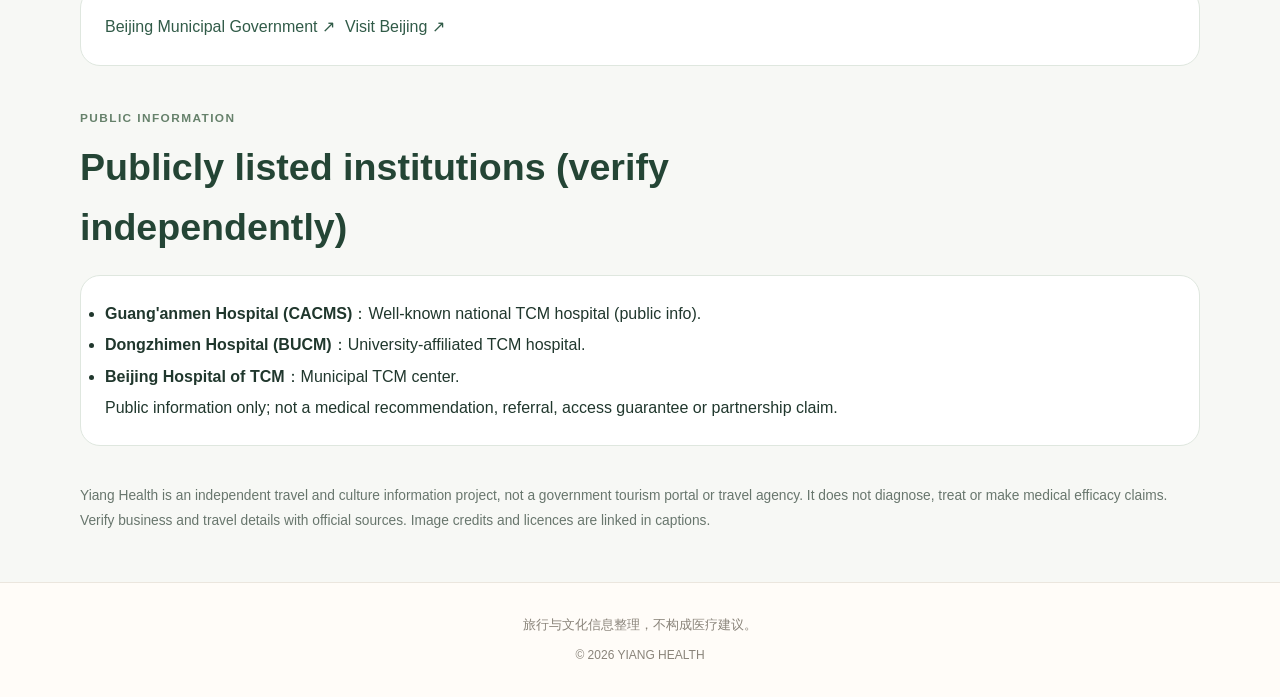
<file: city.html>
<!DOCTYPE html>
<html lang="zh-CN"><head>
<meta charset="UTF-8"><meta name="viewport" content="width=device-width, initial-scale=1, viewport-fit=cover">
<meta name="description" content="Yiang Health detailed pilot destination guide: local culture, attractions, food, seasonal planning and practical travel notes.">
<meta name="theme-color" content="#173e35"><title>目的地详细指南｜Yiang Health</title>
<link rel="stylesheet" href="style.css"><link rel="stylesheet" href="city-guide.css">
</head><body>
<header class="site-header"><div class="header-inner"><a href="index.html" class="logo">YIANG <span>HEALTH</span></a><button class="nav-toggle" aria-label="Menu" type="button"><span></span><span></span><span></span></button><ul class="nav-links"><li><a href="index.html">首页</a></li><li><a href="planner.html">规划行程</a></li><li><a href="destinations.html">试点地区</a></li><li><a href="pricing.html">服务</a></li><li><a href="safety.html">安全说明</a></li></ul><div class="header-actions"><select id="lang-select" aria-label="语言"></select><a href="destinations.html" class="btn btn-primary">全部试点地区</a></div></div></header>
<main class="guide-wrap" id="guide-root"><p class="guide-note">正在加载目的地资料…</p></main>
<footer class="site-footer"><div class="footer-inner"><p class="footer-disclaimer">旅行与文化信息整理，不构成医疗建议。</p><p class="footer-copy">© 2026 YIANG HEALTH</p></div></footer>
<script src="modules/config.js"></script><script src="modules/data.js"></script><script src="modules/safety.js"></script><script src="modules/i18n.js"></script><script src="modules/access.js"></script><script src="modules/wellness.js"></script><script src="script.js"></script><script src="modules/city-guide.js"></script></body></html>
</file>
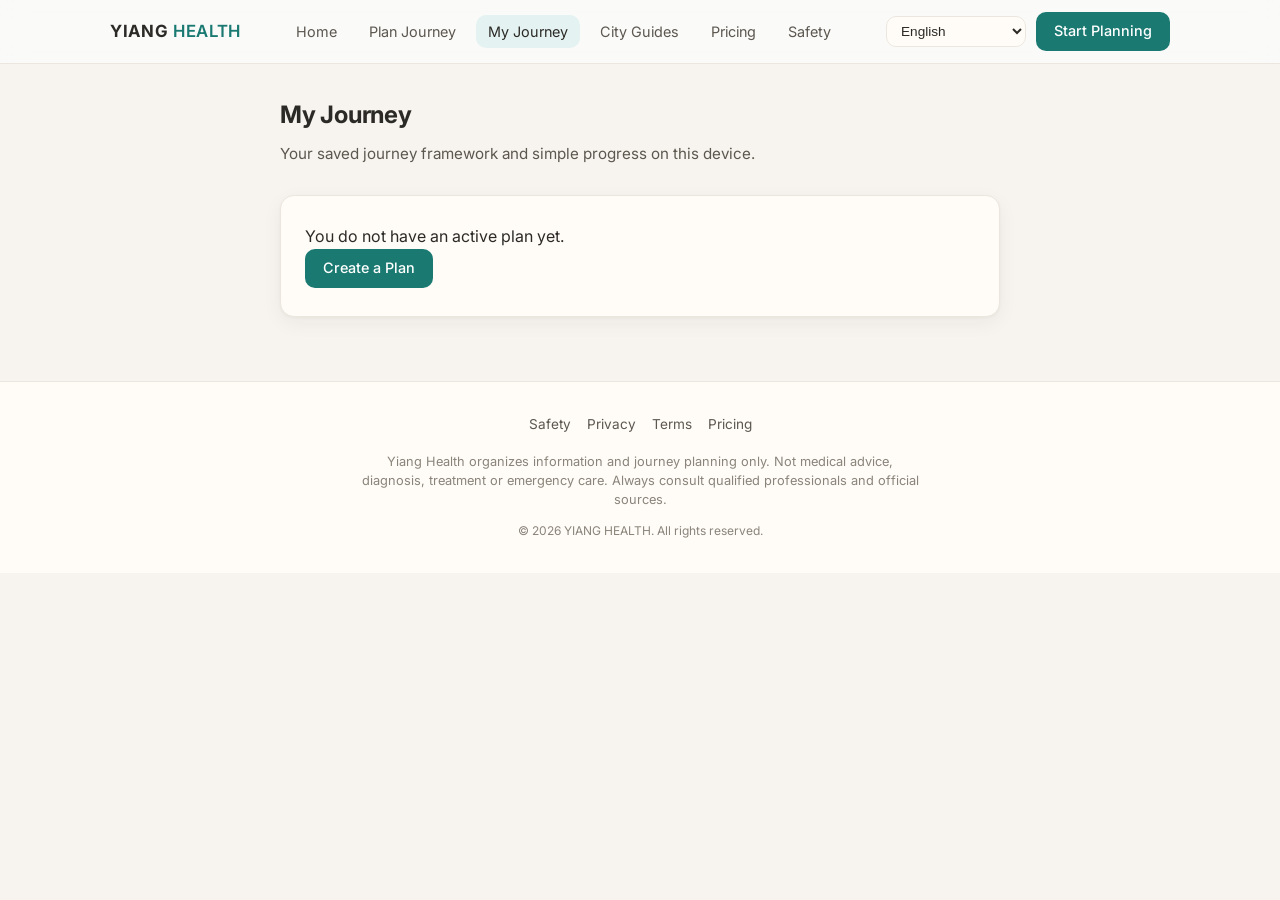
<file: dashboard.html>
<!DOCTYPE html>
<html lang="en">
<head>
  <meta charset="UTF-8">
  <meta name="viewport" content="width=device-width, initial-scale=1, viewport-fit=cover">
  <meta name="description" content="Your daily wellness plan and progress — Yiang Health. Track sleep, movement, nutrition and recovery actions.">
  <meta name="theme-color" content="#1a7a72">
  <title>My Plan — Yiang Health</title>
  <link rel="manifest" href="manifest.json">
  <link rel="stylesheet" href="style.css">
  <link href="https://fonts.googleapis.com/css2?family=Inter:wght@400;500;600;700&display=swap" rel="stylesheet">
</head>
<body>
  <header class="site-header">
    <div class="header-inner">
      <a href="index.html" class="logo">YIANG <span>HEALTH</span></a>
      <button class="nav-toggle" aria-label="Menu" type="button">
        <span></span><span></span><span></span>
      </button>
      <ul class="nav-links">
        <li><a href="index.html" data-i18n="nav_home">Home</a></li>
        <li><a href="planner.html" data-i18n="nav_planner">Planner</a></li>
        <li><a href="dashboard.html" data-i18n="nav_dashboard">My Plan</a></li>
        <li><a href="destinations.html" data-i18n="nav_destinations">Destinations</a></li>
        <li><a href="pricing.html" data-i18n="nav_pricing">Pricing</a></li>
        <li><a href="safety.html" data-i18n="nav_safety">Safety</a></li>
      </ul>
      <div class="header-actions">
        <select id="lang-select" aria-label="Language"></select>
        <a href="planner.html" class="btn btn-primary" data-i18n="nav_start">Start Your Plan</a>
      </div>
    </div>
  </header>

  <main class="main">
    <div class="dashboard-wrap">
      <h1 class="section-title" data-i18n="dash_title">My Wellness Plan</h1>
      <p class="section-sub" data-i18n="dash_subtitle">Track today's actions and build consistency.</p>

      <div id="dash-empty" class="planner-card hidden">
        <p data-i18n="dash_no_plan">You do not have an active plan yet.</p>
        <a href="planner.html" class="btn btn-primary" data-i18n="dash_cta_create">Create a Plan</a>
      </div>

      <div id="dash-content" class="hidden">
        <div class="progress-summary planner-card">
          <div class="progress-ring-wrap">
            <div class="progress-percent" id="dash-percent">0%</div>
            <p class="progress-label"><span data-i18n="dash_today_score">Today</span>: <span id="dash-completed">0</span> / <span id="dash-total">0</span></p>
          </div>
          <div class="plan-meta">
            <p><span data-i18n="result_id">Plan ID</span>: <strong id="dash-plan-id"></strong></p>
            <p class="storage-notice" data-i18n="storage_notice">Your plan and progress are stored only on this device (localStorage).</p>
          </div>
        </div>

        <div class="planner-card">
          <h2 data-i18n="plan_today">Today's Wellness</h2>
          <div id="dash-actions" class="action-list"></div>
        </div>

        <div class="planner-card">
          <h2 data-i18n="plan_weekly">This Week</h2>
          <div id="dash-weekly" class="weekly-bars" aria-label="Weekly progress"></div>
        </div>

        <div class="dash-actions-bar">
          <a href="planner.html" class="btn btn-secondary" data-i18n="btn_restart">Create New Plan</a>
        </div>
      </div>
    </div>
  </main>

  <footer class="site-footer">
    <div class="footer-inner">
      <div class="footer-links">
        <a href="safety.html" data-i18n="footer_safety">Safety</a>
        <a href="privacy.html" data-i18n="footer_privacy">Privacy</a>
        <a href="terms.html" data-i18n="footer_terms">Terms</a>
        <a href="pricing.html" data-i18n="nav_pricing">Pricing</a>
      </div>
      <p class="footer-disclaimer" data-i18n="footer_disclaimer">Yiang Health provides wellness guidance and lifestyle information only. Not medical advice.</p>
      <p class="footer-copy">© 2026 YIANG HEALTH. All rights reserved.</p>
    </div>
  </footer>

  <script src="modules/config.js"></script>
  <script src="modules/data.js"></script>
  <script src="modules/safety.js"></script>
  <script src="modules/i18n.js"></script>
  <script src="modules/wellness.js"></script>
  <script src="modules/destinations.js"></script>
  <script src="modules/planner.js"></script>
  <script src="script.js"></script>
  <script>
    if ('serviceWorker' in navigator) {
      navigator.serviceWorker.register('service-worker.js').catch(() => {});
    }
  </script>
</body>
</html>
</file>
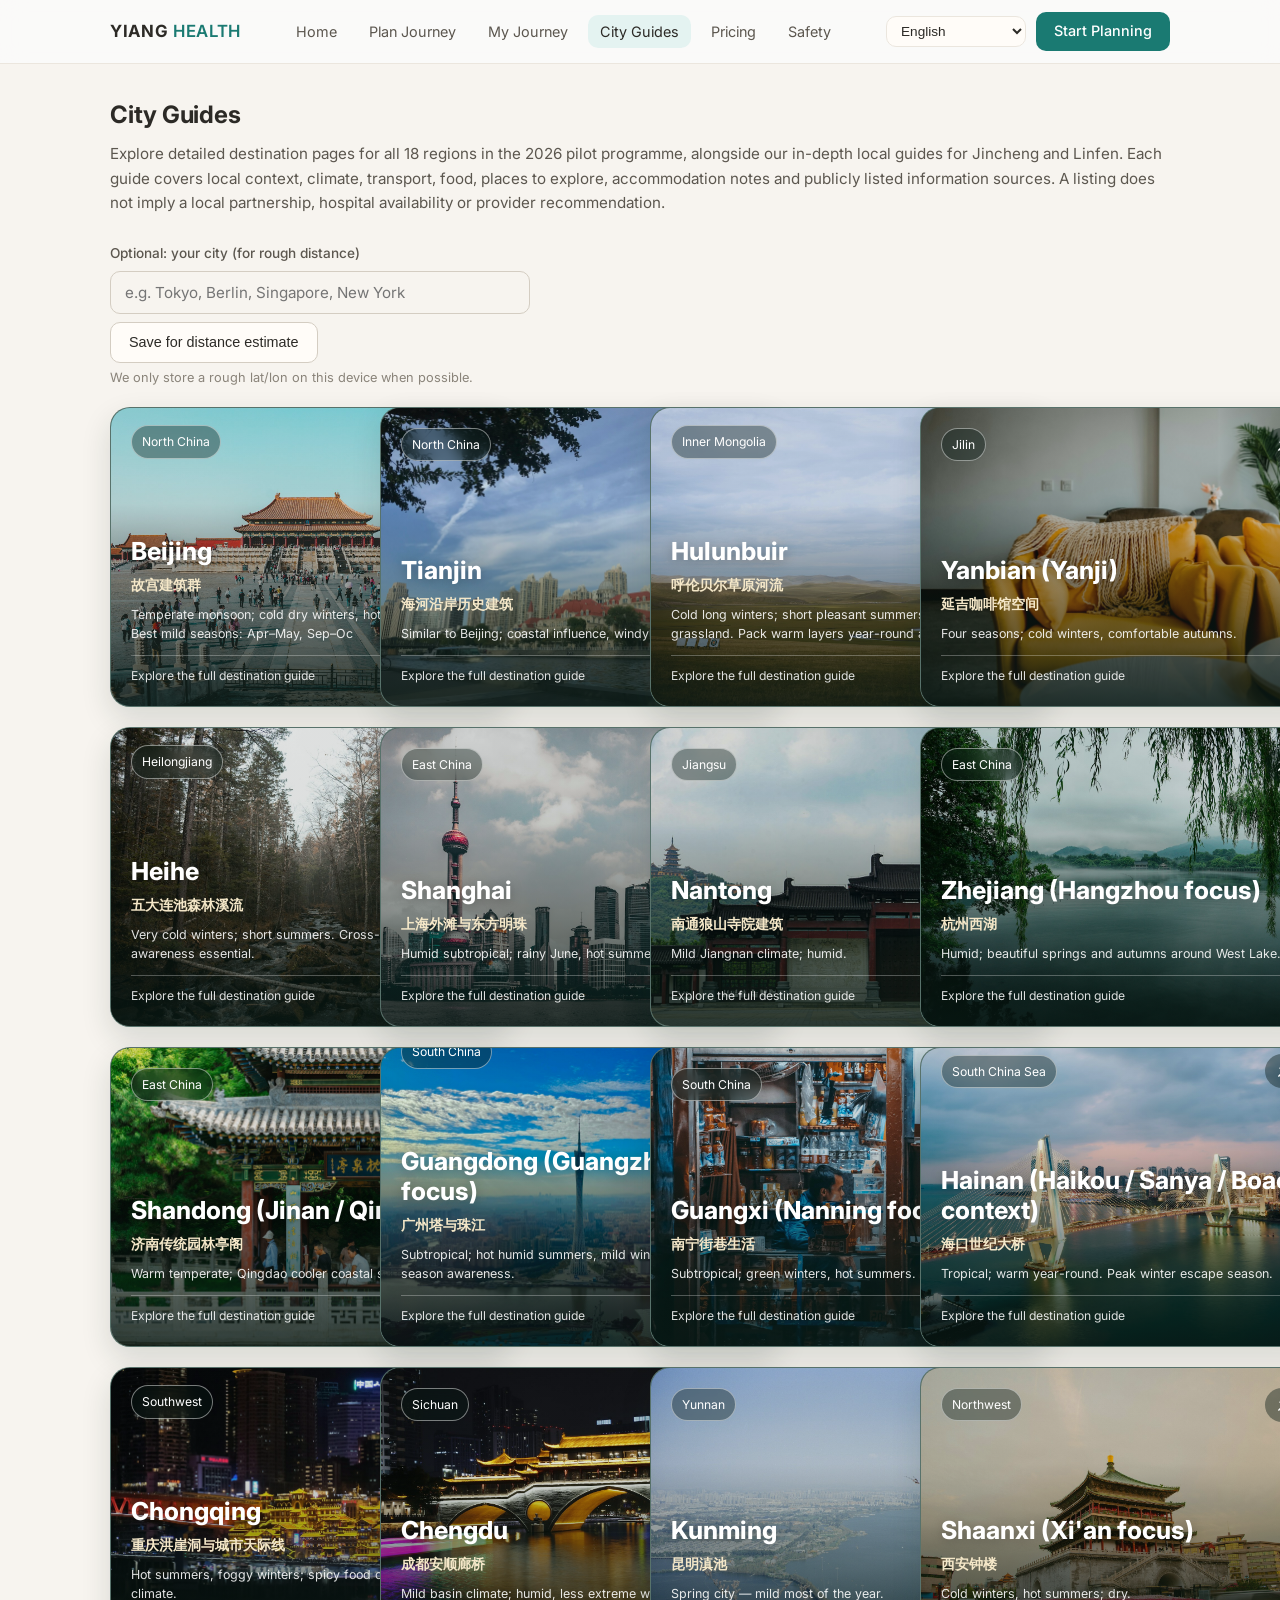
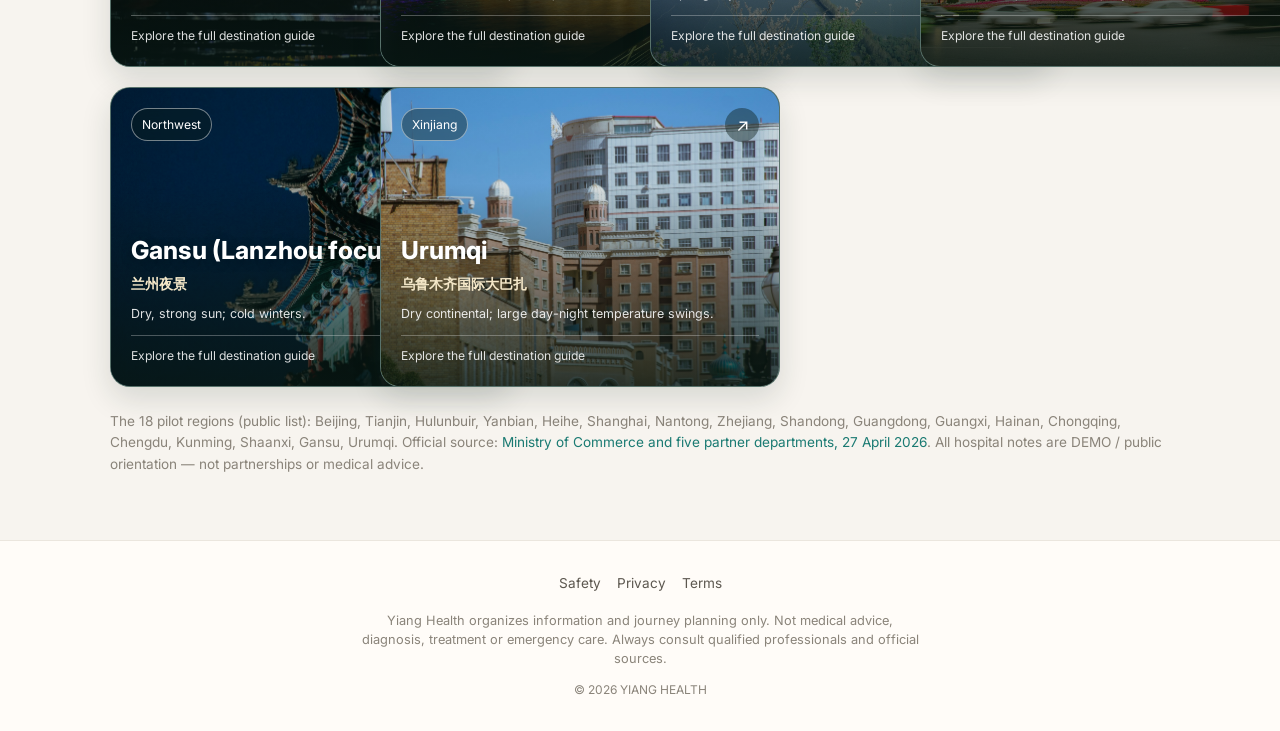
<file: destinations.html>
<!DOCTYPE html>
<html lang="en">
<head>
  <meta charset="UTF-8">
  <meta name="viewport" content="width=device-width, initial-scale=1, viewport-fit=cover">
  <meta name="description" content="Yiang Health city guides. Detailed local guides currently focus on Jincheng and Linfen; other listed regions are policy research entries only.">
  <meta name="theme-color" content="#1a7a72">
  <title>City Guides & Policy Research — Yiang Health</title>
  <link rel="manifest" href="manifest.json">
  <link rel="stylesheet" href="style.css">
  <link href="https://fonts.googleapis.com/css2?family=Inter:wght@400;500;600;700&display=swap" rel="stylesheet">
</head>
<body>
  <header class="site-header">
    <div class="header-inner">
      <a href="index.html" class="logo">YIANG <span>HEALTH</span></a>
      <button class="nav-toggle" aria-label="Menu" type="button">
        <span></span><span></span><span></span>
      </button>
      <ul class="nav-links">
        <li><a href="index.html" data-i18n="nav_home">Home</a></li>
        <li><a href="planner.html" data-i18n="nav_planner">Planner</a></li>
        <li><a href="dashboard.html" data-i18n="nav_dashboard">My Plan</a></li>
        <li><a href="destinations.html" data-i18n="nav_destinations">Destinations</a></li>
        <li><a href="pricing.html" data-i18n="nav_pricing">Pricing</a></li>
        <li><a href="safety.html" data-i18n="nav_safety">Safety</a></li>
      </ul>
      <div class="header-actions">
        <select id="lang-select" aria-label="Language"></select>
        <a href="planner.html" class="btn btn-primary" data-i18n="nav_start">Start Planning</a>
      </div>
    </div>
  </header>

  <main class="main">
    <h1 class="section-title" data-i18n="nav_destinations">City Guides</h1>
    <p class="section-sub">Explore detailed destination pages for all 18 regions in the 2026 pilot programme, alongside our in-depth local guides for Jincheng and Linfen. Each guide covers local context, climate, transport, food, places to explore, accommodation notes and publicly listed information sources. A listing does not imply a local partnership, hospital availability or provider recommendation.</p>
    <div class="form-group" style="max-width:420px;margin-bottom:20px">
      <label for="home-city">Optional: your city (for rough distance)</label>
      <input type="text" id="home-city" placeholder="e.g. Tokyo, Berlin, Singapore, New York">
      <button type="button" class="btn btn-secondary" id="btn-save-home" style="margin-top:8px">Save for distance estimate</button>
      <p class="form-hint">We only store a rough lat/lon on this device when possible.</p>
    </div>
    <div class="city-grid" id="destinations-grid"></div>
    <p class="mt-24" style="font-size:0.85rem;color:var(--text-muted)">
      The 18 pilot regions (public list): Beijing, Tianjin, Hulunbuir, Yanbian, Heihe, Shanghai, Nantong, Zhejiang, Shandong, Guangdong, Guangxi, Hainan, Chongqing, Chengdu, Kunming, Shaanxi, Gansu, Urumqi.
      Official source: <a href="https://www.mofcom.gov.cn/syxwfb/art/2026/art_06b654eedf4944c0ac13cbb30652256d.html" target="_blank" rel="noopener noreferrer">Ministry of Commerce and five partner departments, 27 April 2026</a>. All hospital notes are DEMO / public orientation — not partnerships or medical advice.
    </p>
  </main>

  <footer class="site-footer">
    <div class="footer-inner">
      <div class="footer-links">
        <a href="safety.html" data-i18n="footer_safety">Safety</a>
        <a href="privacy.html" data-i18n="footer_privacy">Privacy</a>
        <a href="terms.html" data-i18n="footer_terms">Terms</a>
      </div>
      <p class="footer-disclaimer" data-i18n="footer_disclaimer">Yiang Health provides information organization and journey planning services only. Not medical advice. Not emergency service.</p>
      <p class="footer-copy">© 2026 YIANG HEALTH</p>
    </div>
  </footer>

  <script src="modules/config.js"></script>
  <script src="modules/data.js"></script>
  <script src="modules/safety.js"></script>
  <script src="modules/i18n.js"></script>
  <script src="modules/wellness.js"></script>
  <script src="modules/access.js"></script>
  <script src="modules/destinations.js"></script>
  <script src="modules/planner.js"></script>
  <script src="script.js"></script>
</body>
</html>
</file>
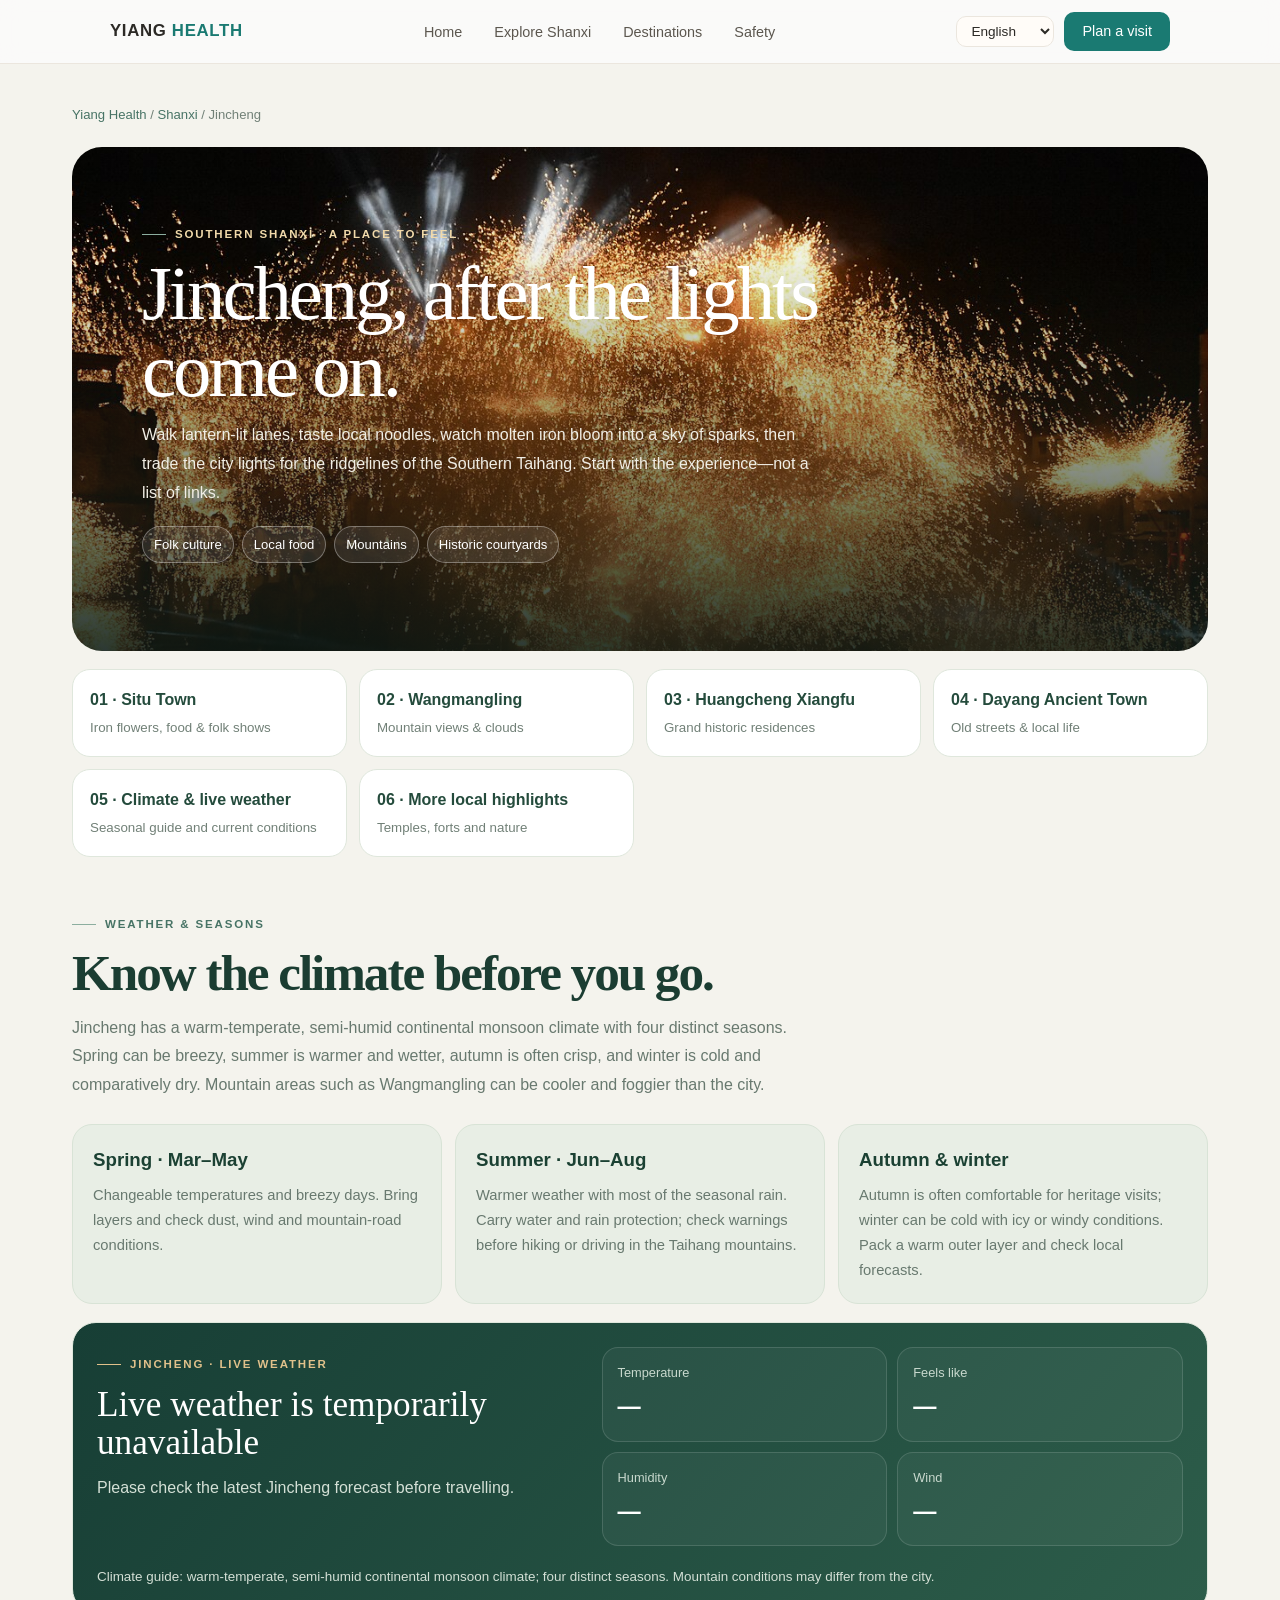
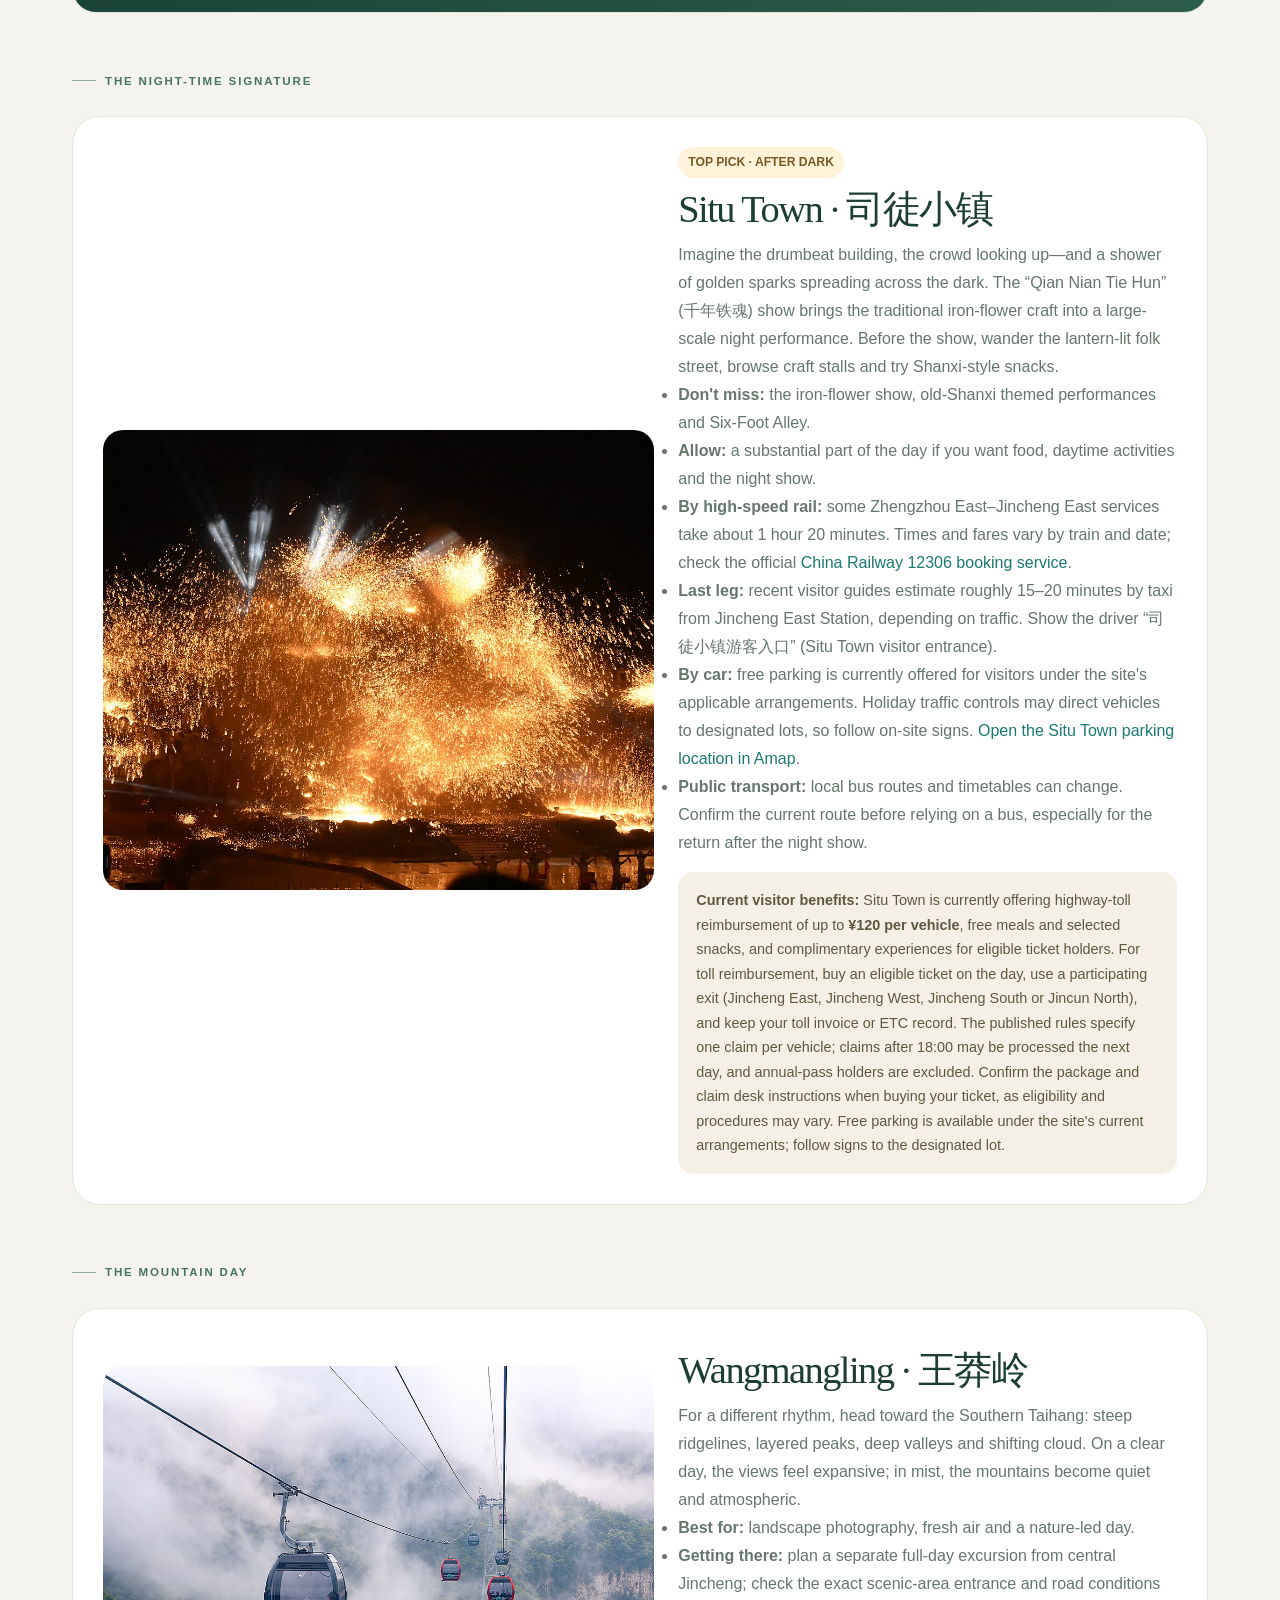
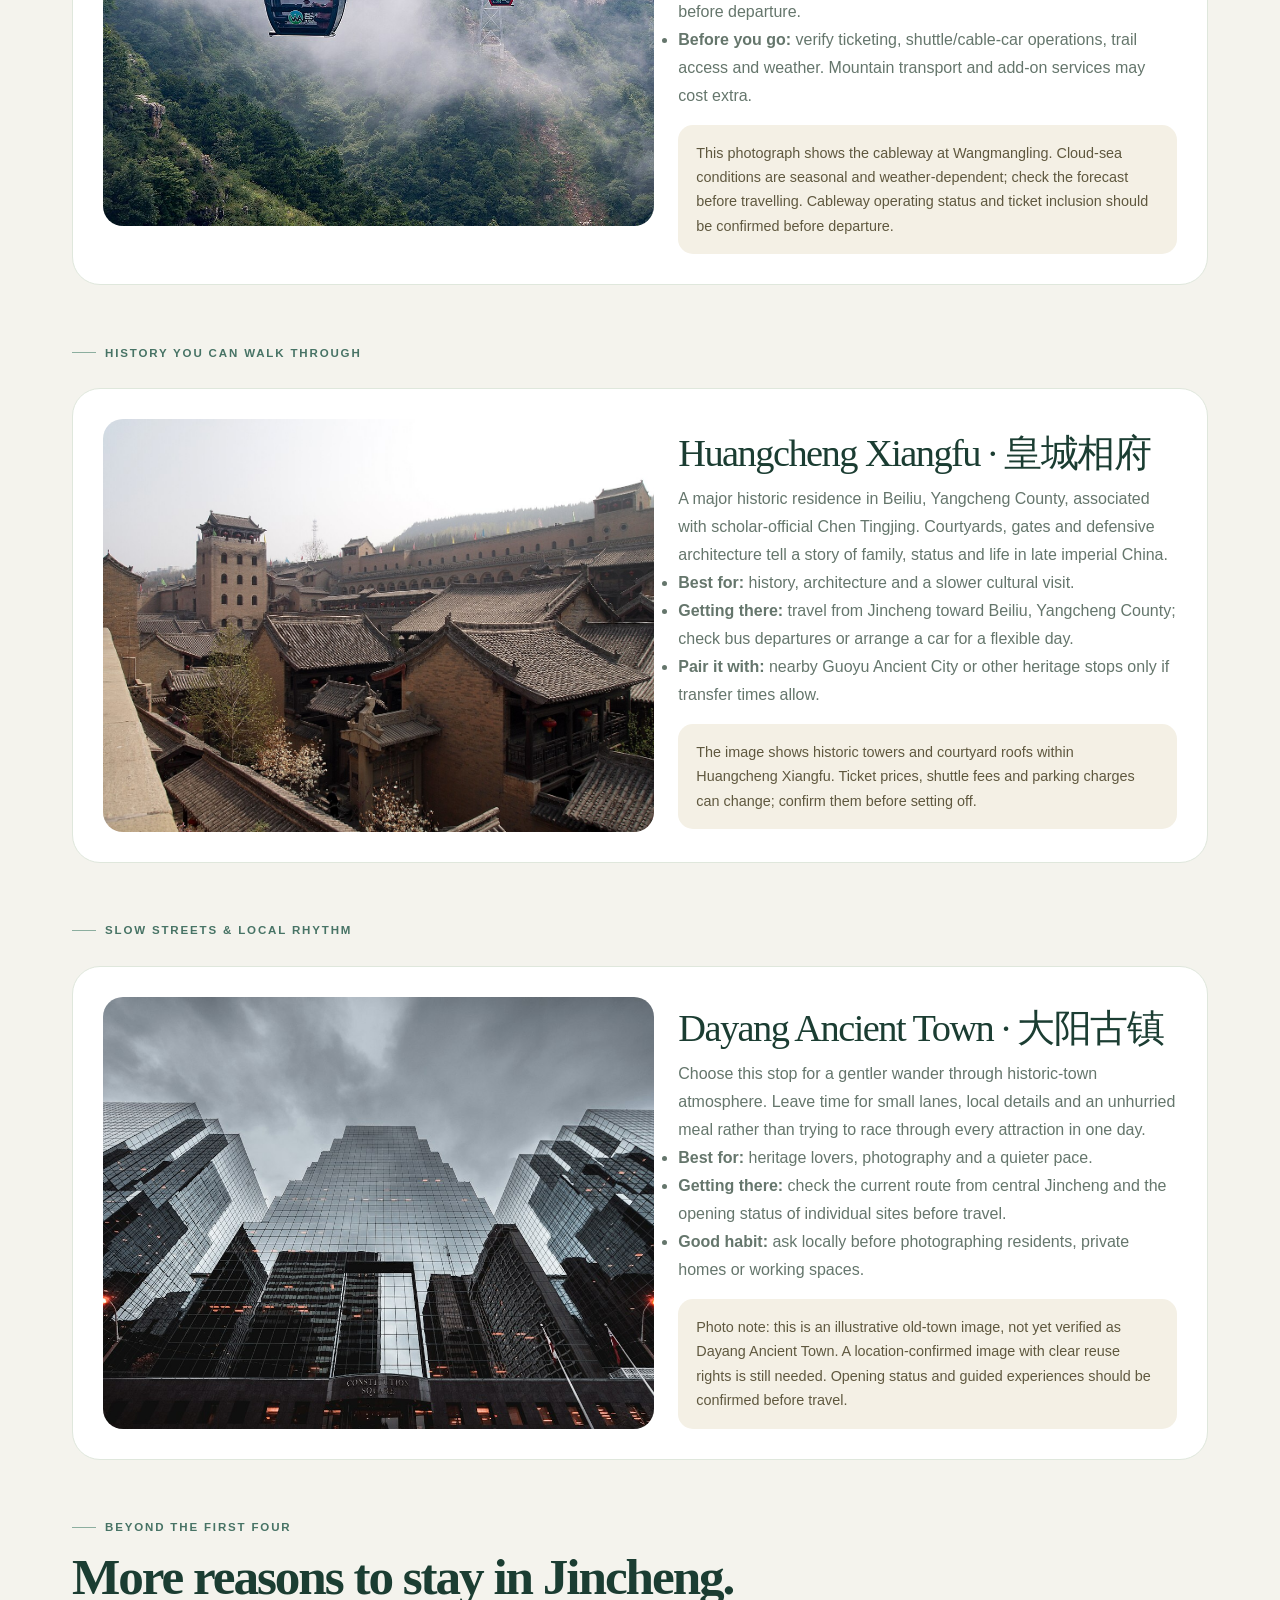
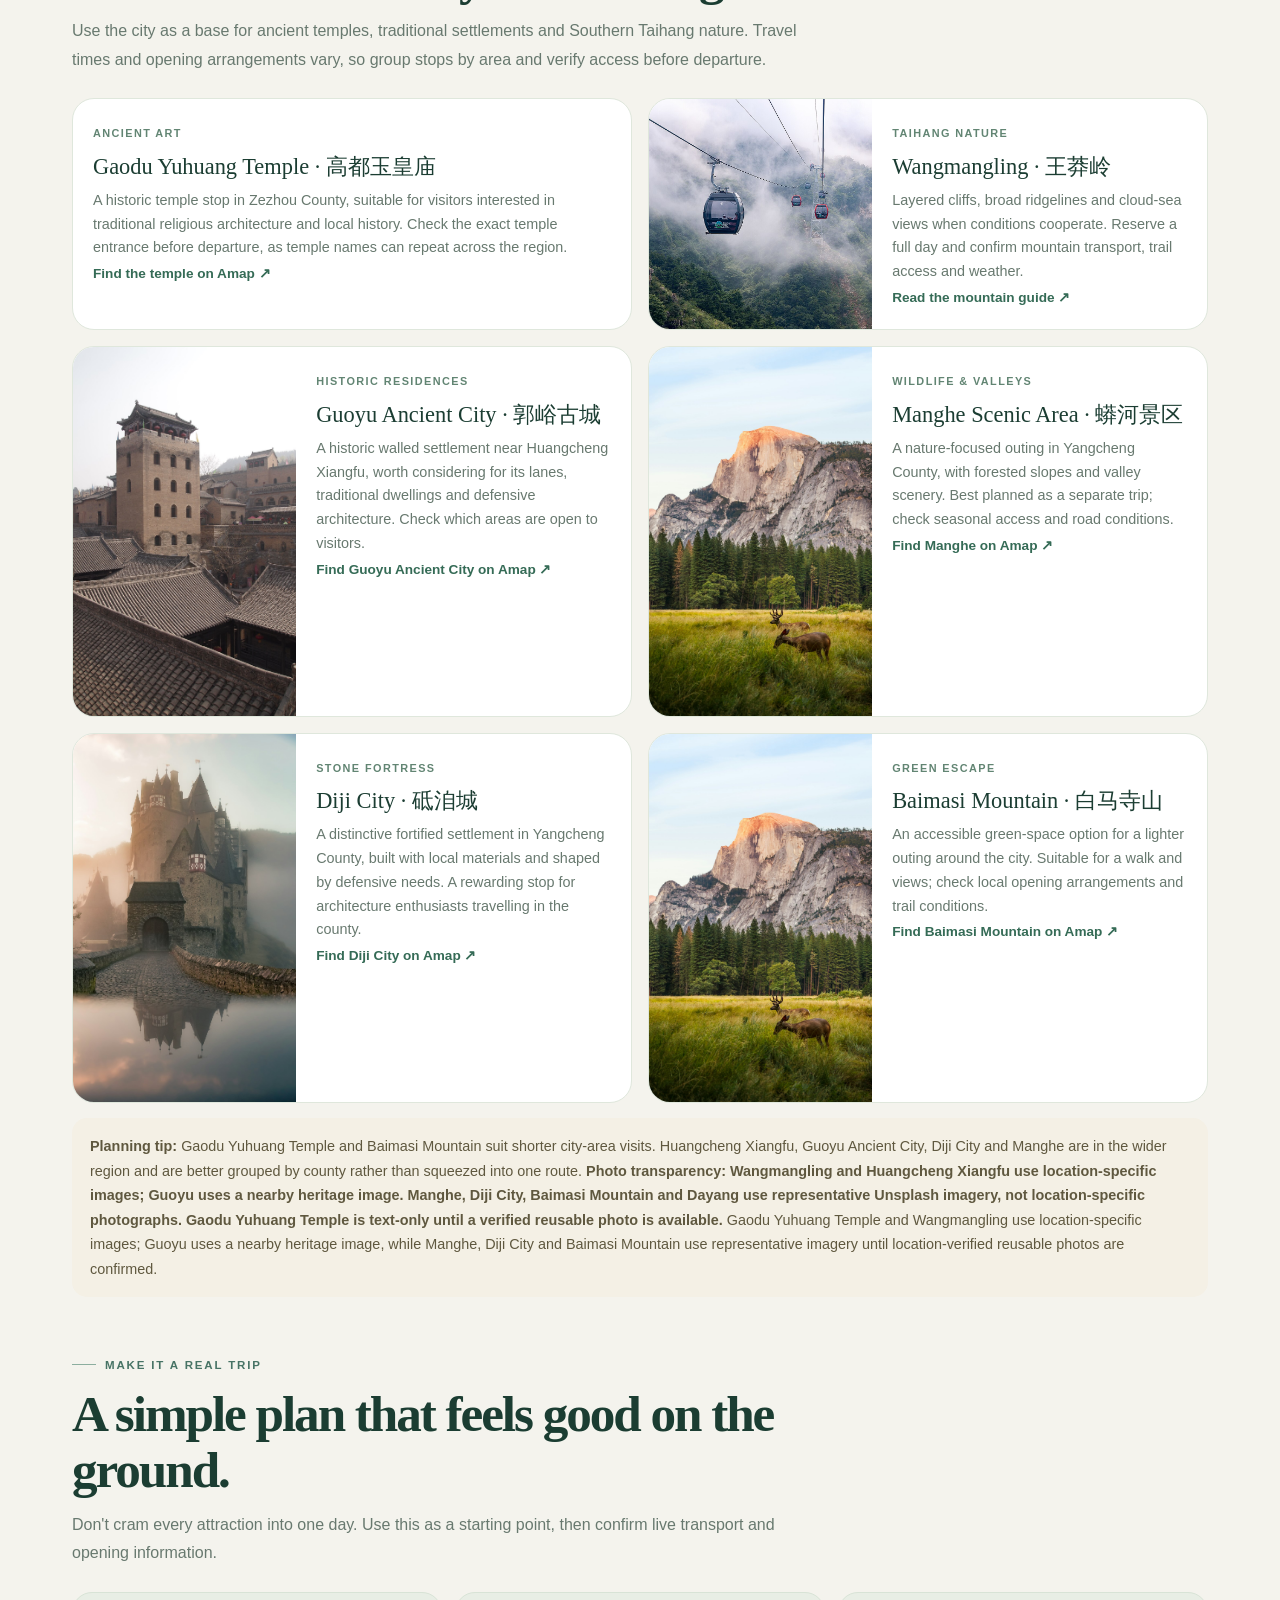
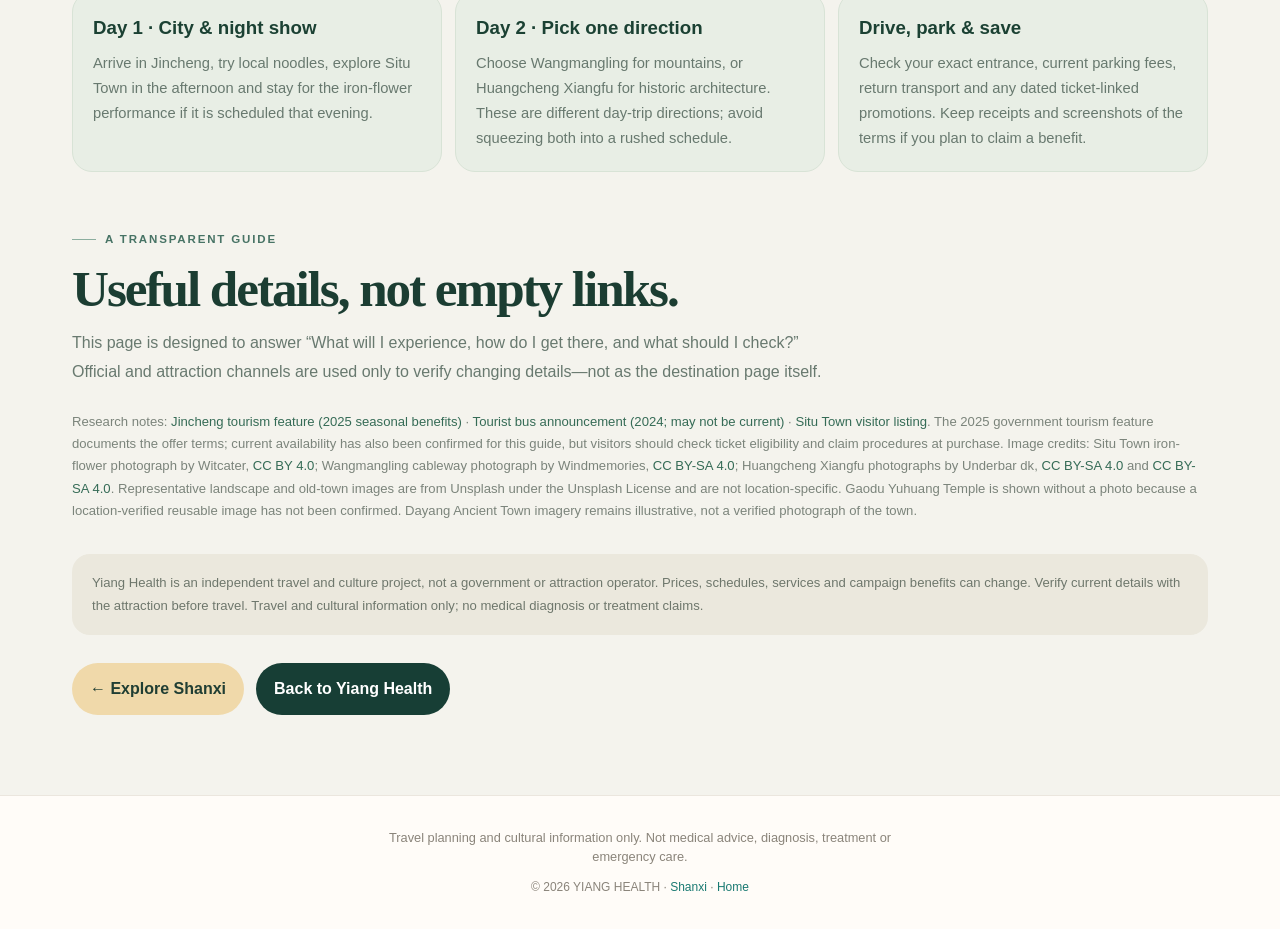
<file: jincheng-zh.html>
<!DOCTYPE html>
<html lang="zh-CN">
<head>
<meta charset="UTF-8"><meta name="viewport" content="width=device-width,initial-scale=1">
<meta name="description" content="晋城旅行指南：司徒小镇打铁花、王莽岭、皇城相府、郭峪古城、地方美食与实用出行信息。">
<meta name="theme-color" content="#173e35"><title>晋城旅行指南｜Yiang Health</title>
<link rel="canonical" href="https://yiang1905.github.io/Yiang-Health/jincheng-zh.html">
<link rel="stylesheet" href="style.css"><link rel="stylesheet" href="shanxi.css">
<style>
.city-zh{color:#20372d}.cz-wrap{width:min(1120px,calc(100% - 36px));margin:auto}.cz-hero{min-height:430px;display:flex;align-items:end;padding:clamp(26px,6vw,64px);margin:24px 0;border-radius:28px;color:#fff;background:linear-gradient(0deg,rgba(10,24,20,.88),rgba(10,24,20,.12)),url('image/cities/jincheng-iron-flower.jpg') center 42%/cover}.cz-hero h1{font-size:clamp(2.5rem,6vw,5rem);line-height:1.08;margin:12px 0}.cz-hero p{max-width:720px;line-height:1.9;color:#f3f4ed}.cz-tags{display:flex;flex-wrap:wrap;gap:8px;margin-top:18px}.cz-tags span{padding:7px 12px;border:1px solid #ffffff70;border-radius:99px;background:#ffffff18;font-size:.86rem}.cz-jumps{display:grid;grid-template-columns:repeat(4,1fr);gap:10px}.cz-jumps a{padding:16px;border:1px solid #dce5d9;border-radius:15px;background:white;color:#315b48;text-decoration:none;font-weight:700}.cz-section{margin:44px 0}.cz-head{max-width:820px;margin-bottom:20px}.cz-kicker{font-size:.75rem;letter-spacing:.12em;color:#52765d;font-weight:800}.cz-head h2{font-size:clamp(1.7rem,4vw,2.5rem);margin:8px 0}.cz-head p,.cz-card p,.cz-note{color:#65756a;line-height:1.85}.cz-grid{display:grid;grid-template-columns:repeat(2,minmax(0,1fr));gap:15px}.cz-card{overflow:hidden;border:1px solid #e0e6dd;border-radius:20px;background:white}.cz-card img{width:100%;height:230px;object-fit:cover;display:block}.cz-card-body{padding:20px}.cz-card h3{font-size:1.3rem;margin:0 0 8px;color:#244535}.cz-card p{margin:0}.cz-pill{display:inline-block;background:#edf3e8;color:#315b48;border-radius:99px;padding:5px 10px;font-size:.76rem;font-weight:750;margin-bottom:10px}.cz-food{display:grid;grid-template-columns:repeat(2,1fr);gap:12px}.cz-food article,.cz-info article{padding:18px;border:1px solid #e0e6dd;border-radius:17px;background:#fff}.cz-food h3,.cz-info h3{margin:0 0 8px;color:#244535}.cz-food p,.cz-info p{margin:0;color:#65756a;line-height:1.75}.cz-info{display:grid;grid-template-columns:repeat(3,1fr);gap:12px}.cz-note{padding:17px 19px;border-left:4px solid #819d79;background:#f2f5ed;border-radius:0 14px 14px 0}.cz-switch{font-size:.9rem;color:#315b48}.cz-switch a{color:inherit;font-weight:700}.cz-footer{margin:40px 0 20px;color:#65756a;font-size:.85rem;line-height:1.7}
@media(max-width:760px){.cz-jumps{grid-template-columns:repeat(2,1fr)}.cz-grid,.cz-food{grid-template-columns:1fr}.cz-info{grid-template-columns:1fr}.cz-hero{min-height:390px}}
</style></head>
<body class="city-zh">
<header class="site-header"><div class="header-inner"><a href="index.html" class="logo">YIANG <span>HEALTH</span></a><button class="nav-toggle" aria-label="菜单" type="button" aria-expanded="false"><span></span><span></span><span></span></button><ul class="nav-links"><li><a href="index.html">首页</a></li><li><a href="shanxi.html">探索山西</a></li><li><a href="destinations.html">目的地</a></li><li><a href="safety.html">安全说明</a></li></ul><div class="header-actions"><select id="lang-select" aria-label="语言"></select><a href="#route" class="btn btn-primary">规划行程</a></div></div></header>
<main class="cz-wrap"><p class="shx-breadcrumb"><a href="index.html">Yiang Health</a> / <a href="shanxi.html">山西</a> / 晋城</p>
<section class="cz-hero"><div><span class="cz-kicker" style="color:#f0d9aa">山西南部 · 太行山水与古堡人家</span><h1>晋城：灯火、山色与古建。</h1><p>白天走进古堡院落，尝一碗地方风味；夜晚看打铁花划过天空。再把时间留给太行山的峰峦与云海。晋城适合慢慢逛，不必把所有景点挤进一天。</p><div class="cz-tags"><span>民俗文化</span><span>地方美食</span><span>南太行</span><span>古建院落</span></div></div></section>
<nav class="cz-jumps"><a href="#situ">01 司徒小镇<br><small>打铁花与夜间演出</small></a><a href="#wangmangling">02 王莽岭<br><small>山脊、云海与徒步</small></a><a href="#huangcheng">03 皇城相府<br><small>历史建筑与陈氏文化</small></a><a href="#local">04 更多晋城<br><small>古镇、古堡与自然</small></a></nav>
<section class="cz-section"><div class="cz-head"><span class="cz-kicker">先认识这座城市</span><h2>晋城不只是一个景区</h2><p>晋城位于山西东南部，南太行山地与沁河流域构成了丰富的自然和人文景观。市区、泽州、高平、阳城、陵川等地各有特色，景点之间距离不近，建议按县域分组安排，避免一天跨越多个方向。</p></div><div class="cz-info"><article><h3>适合什么旅行</h3><p>古建爱好者、家庭周末游、地方美食体验，以及希望亲近山地自然的游客。</p></article><article><h3>建议停留</h3><p>市区与司徒小镇可安排一段轻松行程；若加入王莽岭或阳城古建，建议另留完整的一天。</p></article><article><h3>出行原则</h3><p>先确定景区入口和交通方式，再安排路线；山区天气、道路和接驳情况可能与市区不同。</p></article></div></section>
<section class="cz-section" id="situ"><div class="cz-head"><span class="cz-kicker">夜间特色体验</span><h2>司徒小镇 · 打铁花与民俗演出</h2><p>司徒小镇以民俗街区和夜间演出为主要体验之一。“千年铁魂”等演出将传统打铁花技艺融入舞台呈现。可以把下午留给街区、美食和游览，晚上再根据当日演出安排决定是否观看。</p></div><div class="cz-grid"><article class="cz-card"><img src="image/cities/jincheng-iron-flower.jpg" alt="司徒小镇夜间打铁花表演"><div class="cz-card-body"><span class="cz-pill">夜间体验</span><h3>打铁花表演</h3><p>观看时请按现场工作人员指引站在安全区域，不要越过隔离线。演出场次、是否开放及票务规则以当日景区公告为准。</p></div></article><article class="cz-card"><div class="cz-card-body"><span class="cz-pill">交通提示</span><h3>如何前往</h3><p>可导航搜索“司徒小镇游客入口”。从晋城东站出发的实际车程会受交通影响；返程尤其要提前确认夜间出租车、网约车或公共交通安排。自驾请按现场指引停车。</p><p><a href="https://ditu.amap.com/place/B0FFGM3OCI" target="_blank" rel="noopener">在高德地图查看位置 ↗</a></p></div></article></div><p class="cz-note">关于高速通行费补贴、免费餐食、停车及其他游客权益：相关活动可能有日期、票种、车辆、收费站和凭证等限制，不能视为长期固定福利。购票前请向景区核实当日有效规则，并保存票据及活动说明。</p></section>
<section class="cz-section" id="wangmangling"><div class="cz-head"><span class="cz-kicker">南太行山地一日游</span><h2>王莽岭 · 峰峦与云海</h2><p>王莽岭位于陵川县，山势起伏、崖壁层叠，天气合适时可以看到开阔的山地景观。云海并非每天都有，雾、风、降雨也可能影响观景和交通。</p></div><div class="cz-grid"><article class="cz-card"><img src="image/cities/jincheng-wangmangling-cableway.jpg" alt="王莽岭山地索道景观"><div class="cz-card-body"><span class="cz-pill">自然风光</span><h3>把山区安排成完整的一天</h3><p>从晋城市区出发前，确认景区入口、道路状况、接驳车或索道运行情况及票务包含项目。山区温度和能见度可能与市区明显不同。</p></div></article><article class="cz-card"><div class="cz-card-body"><span class="cz-pill">出行安全</span><h3>出发前核对天气</h3><p>遇到强风、雷雨、道路结冰或景区临时管控时，应调整计划。穿防滑鞋，沿开放步道行走，不要靠近未设防护的崖边。</p></div></article></div></section>
<section class="cz-section" id="huangcheng"><div class="cz-head"><span class="cz-kicker">历史建筑与地方文化</span><h2>皇城相府 · 郭峪古城</h2><p>皇城相府位于阳城县北留镇，与陈廷敬及其家族历史相关，院落、城门和防御建筑呈现了明清时期地方家族生活与建筑特色。附近的郭峪古城也可作为同方向的文化游览点，具体开放区域请提前确认。</p></div><div class="cz-grid"><article class="cz-card"><img src="image/cities/jincheng-huangcheng-xiangfu-2.jpg" alt="皇城相府传统建筑"><div class="cz-card-body"><span class="cz-pill">古建参观</span><h3>皇城相府</h3><p>适合对历史人物、传统院落、城防格局和建筑细节感兴趣的游客。建议预留充足参观时间，不要只安排匆忙打卡。</p></div></article><article class="cz-card"><img src="image/cities/jincheng-huangcheng-xiangfu-1.jpg" alt="晋城地区传统古堡建筑示意图"><div class="cz-card-body"><span class="cz-pill">邻近古村落</span><h3>郭峪古城</h3><p>郭峪古城与皇城相府相距不远，以传统民居和古堡格局为看点。此处图片为附近古建参考图，并非郭峪古城实景照片。</p><p><a href="https://ditu.amap.com/search?query=%E9%83%AD%E5%B3%AA%E5%8F%A4%E5%9F%8E" target="_blank" rel="noopener">在高德地图查找郭峪古城 ↗</a></p></div></article></div></section>
<section class="cz-section" id="local"><div class="cz-head"><span class="cz-kicker">更多本地亮点</span><h2>把晋城的行程延伸开</h2><p>以下地点分布在不同县区，适合按地理方向组合，不建议在短时间内全部串联。</p></div><div class="cz-food"><article><h3>大阳古镇</h3><p>适合慢逛街巷、观察传统聚落风貌。页面现有图片为示意性老街图片，并非已核实的大阳古镇实景。</p></article><article><h3>砥洎城</h3><p>阳城县具有代表性的古堡聚落之一，可关注其独特的防御格局和地方建筑材料。出发前确认开放区域。</p></article><article><h3>蟒河景区</h3><p>位于阳城县，以山地森林和河谷自然景观为主，建议单独安排，并核实季节性开放和道路情况。</p></article><article><h3>高都玉皇庙</h3><p>泽州县的古建参观点，适合对传统庙宇建筑感兴趣的游客。请先确认具体入口和开放安排。</p></article><article><h3>白马寺山</h3><p>可作为市区周边较轻松的休闲选择。步道、开放区域和活动安排以现场信息为准。</p></article><article><h3>高平烧豆腐、晋城炒凉粉</h3><p>晋城及周边县市有丰富的面食、豆制品和地方小吃。店铺配方和口味差异较大，可按个人口味选择。</p></article></div></section>
<section class="cz-section"><div class="cz-head"><span class="cz-kicker">晋城味道</span><h2>值得尝试的地方风味</h2><p>下面介绍的是地方饮食线索，不是对具体餐馆的推荐；食材、做法和供应情况会因店铺而异。</p></div><div class="cz-food"><article><h3>晋城炒凉粉</h3><p>以凉粉为主料，配合调味料和配菜炒制，口感软糯、香气浓郁。可询问辣度和配料。</p></article><article><h3>高平烧豆腐</h3><p>高平地方风味之一，常见做法突出豆腐本身的香味，具体吃法和蘸料因店而异。</p></article><article><h3>阳城烧肝</h3><p>阳城传统特色食品之一，通常以猪肝等食材加工制作；点餐前确认具体原料和制作方式。</p></article><article><h3>面食与家常菜</h3><p>晋城各县区还有多种面食、蒸食和家常菜。可以少量多样地尝试，避免一次点太多。</p></article></div></section>
<section class="cz-section" id="route"><div class="cz-head"><span class="cz-kicker">行程参考</span><h2>两天到三天，留出从容时间</h2></div><div class="cz-info"><article><h3>第 1 天 · 市区与夜间演出</h3><p>抵达晋城，品尝地方小吃；下午前往司徒小镇，按当日安排游览并决定是否观看夜间演出。</p></article><article><h3>第 2 天 · 选择一个方向</h3><p>喜欢山景可去王莽岭；喜欢古建可安排皇城相府与郭峪古城。两条线路方向不同，不建议匆忙兼顾。</p></article><article><h3>第 3 天 · 周边慢游</h3><p>根据住宿位置和交通情况，选择大阳古镇、砥洎城或蟒河等一处，不必为了凑景点而赶路。</p></article></div></section>
<section class="cz-section"><div class="cz-head"><span class="cz-kicker">季节与实用信息</span><h2>什么时候来更合适？</h2><p>晋城属暖温带大陆性季风气候，四季分明。春季气温变化较大，夏季降雨相对集中，秋季通常较适合户外活动，冬季寒冷干燥。山区天气与市区可能不同。</p></div><div class="cz-info"><article><h3>春季 · 3—5 月</h3><p>早晚温差和风力变化较明显，建议分层穿衣，山区出行前查看天气和道路状况。</p></article><article><h3>夏季 · 6—8 月</h3><p>气温较高且降雨增多，户外活动注意补水；遇到雷雨预警应调整登山和自驾安排。</p></article><article><h3>秋冬 · 9—2 月</h3><p>秋季适合古建和城市漫游；冬季注意保暖、防滑，提前确认山区交通及景区开放情况。</p></article></div></section>
<div class="cz-note">信息边界：Yiang Health 是独立的旅行与文化信息项目，不是政府部门或景区运营方。门票、开放时间、演出、停车、交通和促销权益均可能变化，请以出行当日景区公告及实际运营信息为准。本页面不提供医疗诊断或治疗建议。</div>
<p class="cz-footer">图片说明：司徒小镇打铁花、王莽岭索道及皇城相府图片按项目图片来源文件标注授权；部分周边景点图片为示意图，并非对应景点实景。<a href="IMAGE-CREDITS.md">查看图片来源</a>。<br>© 2026 Yiang Health · <a href="linfen-zh.html">临汾指南</a> · <a href="jincheng.html">English</a></p>
</main><footer class="site-footer"><div class="footer-inner"><p class="footer-disclaimer">旅行与文化信息整理，不构成医疗建议。</p><p class="footer-copy">© 2026 YIANG HEALTH</p></div></footer>
<script src="modules/i18n.js"></script><script src="script.js"></script><script src="modules/city-language.js"></script></body></html>
</file>
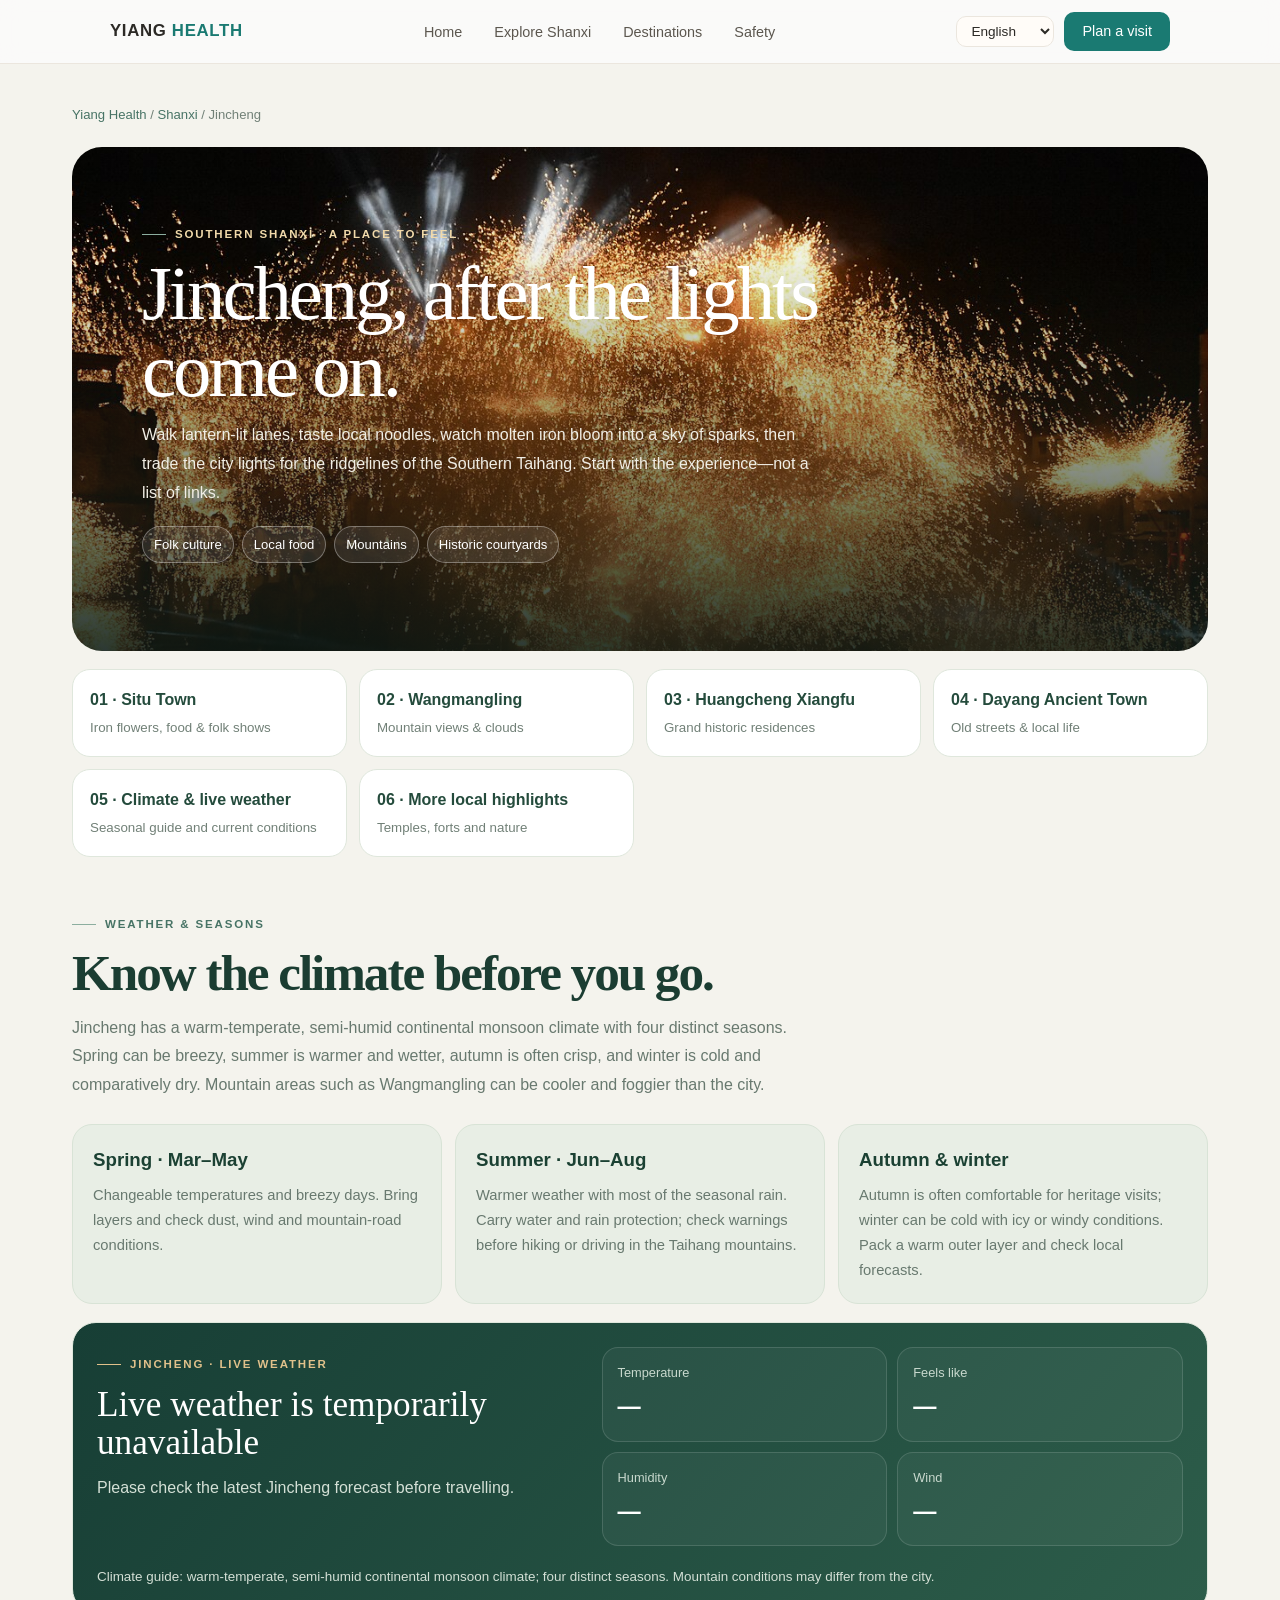
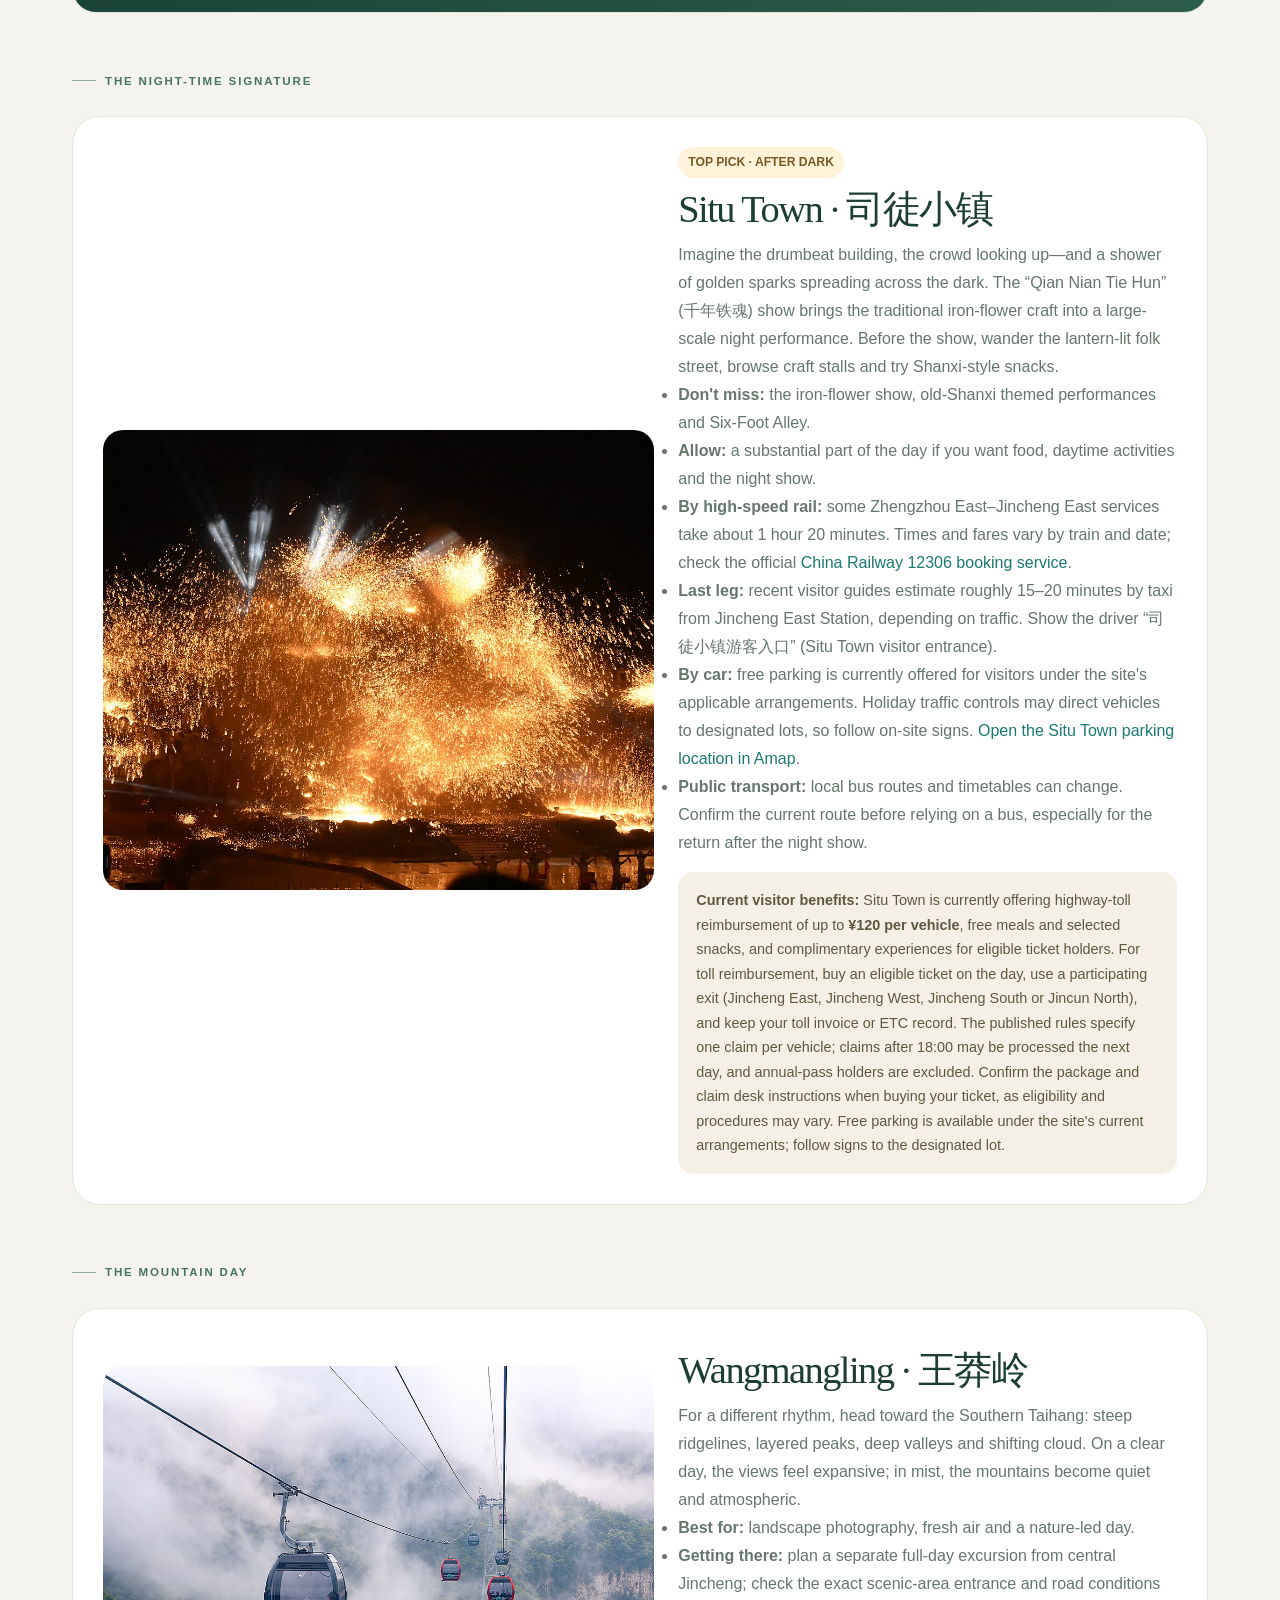
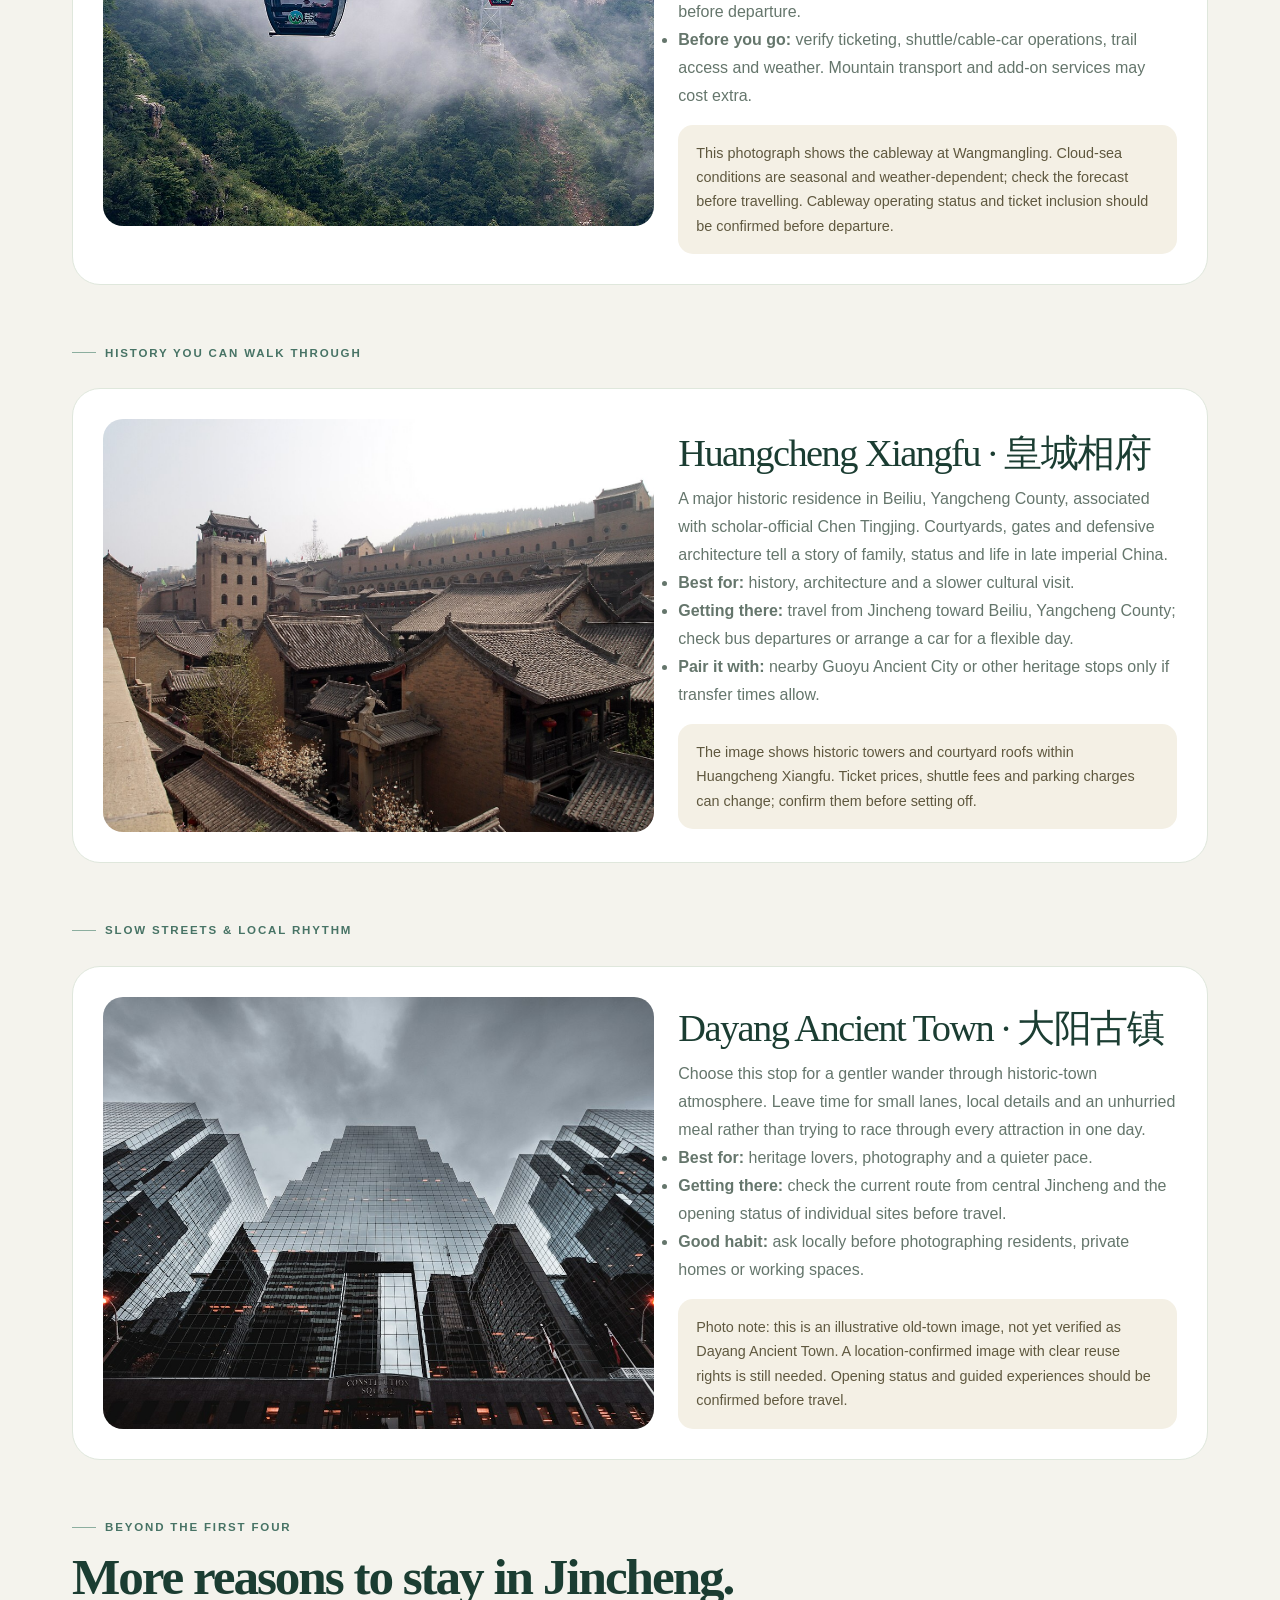
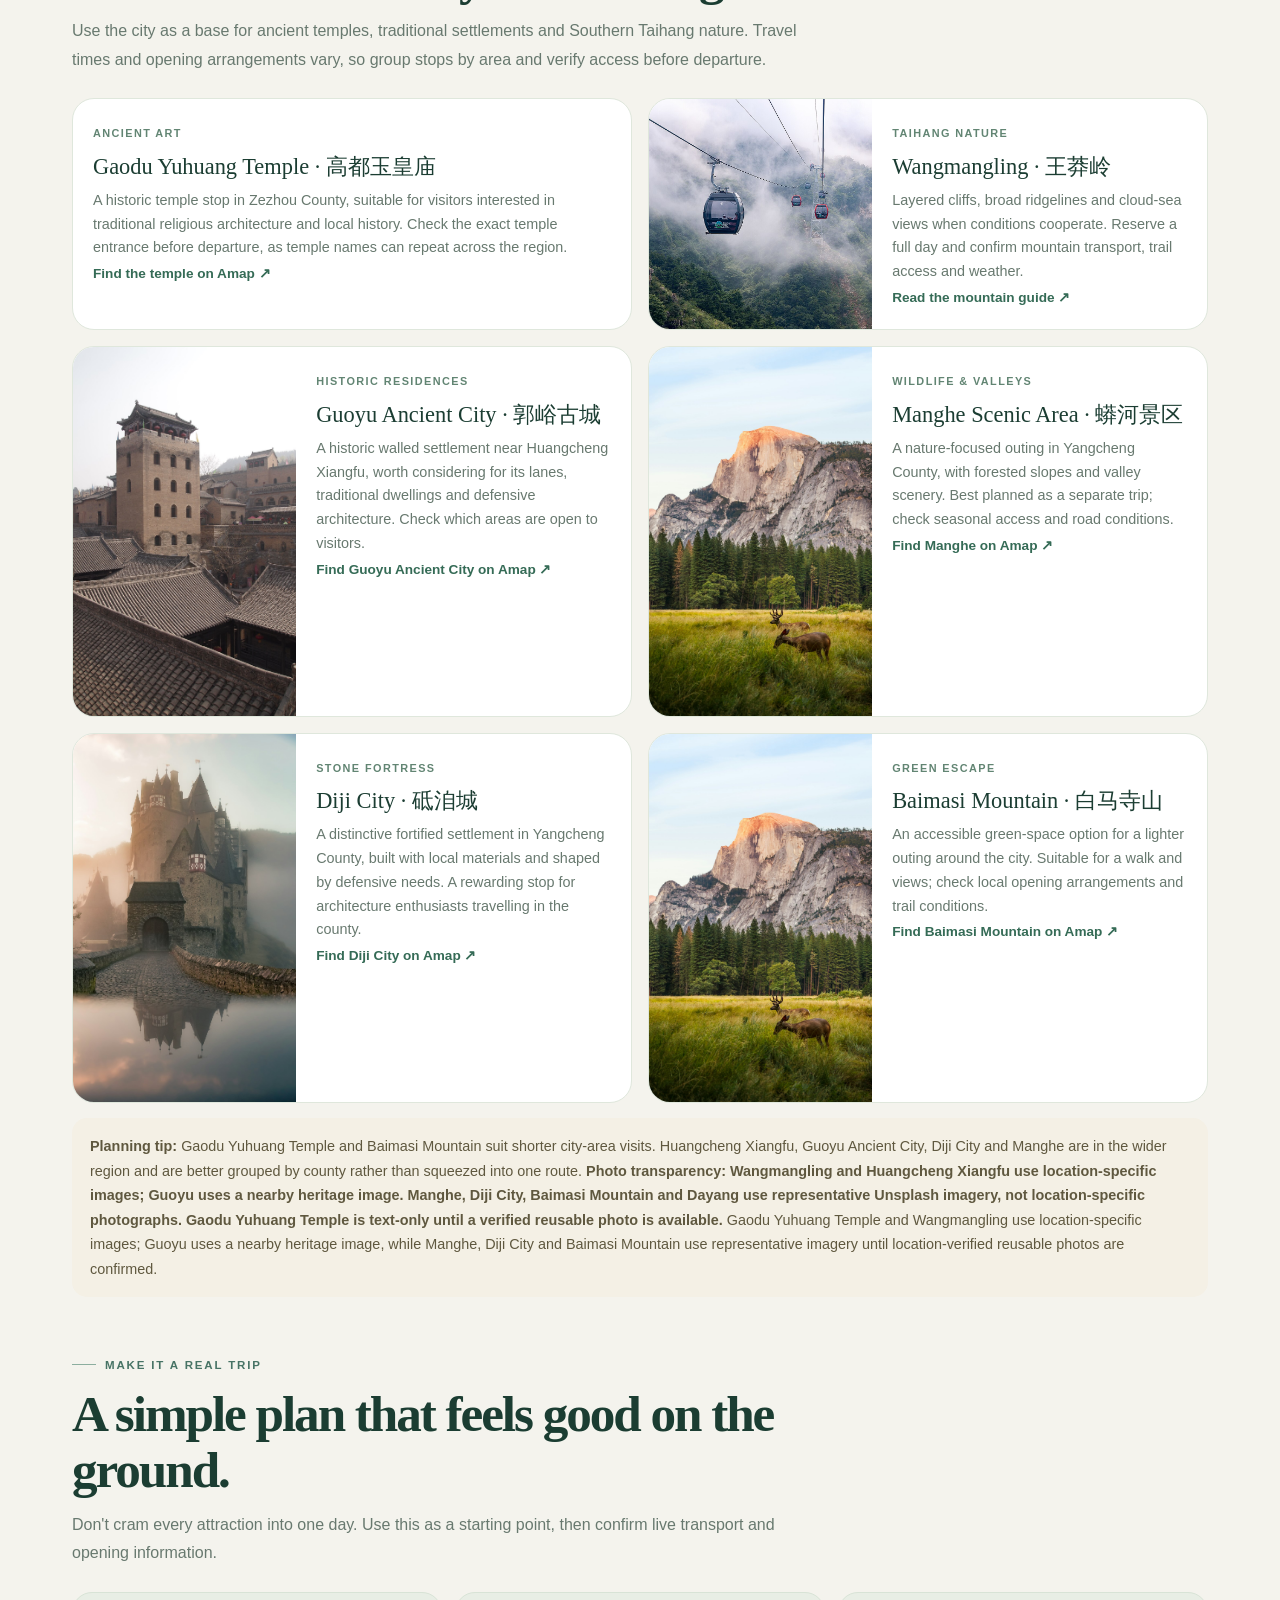
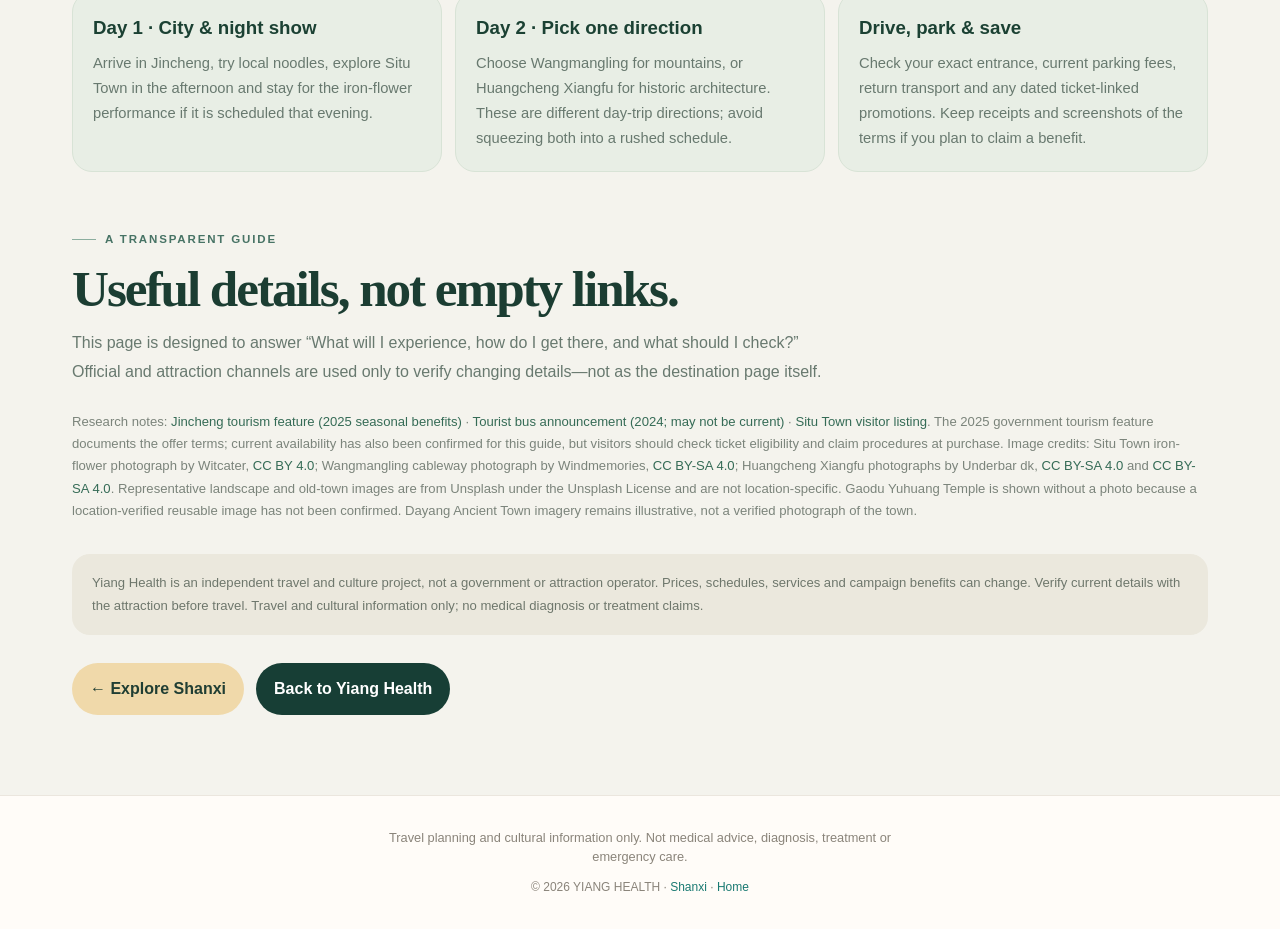
<file: jincheng.html>
<!DOCTYPE html>
<html lang="en">
<head>
  <meta charset="UTF-8">
  <meta name="viewport" content="width=device-width, initial-scale=1">
  <meta name="description" content="A photo-led visitor guide to Jincheng, Shanxi: Situ Town iron-flower shows, food, transport, mountain scenery and historic architecture.">
  <meta name="theme-color" content="#173e35">
  <title>Jincheng Travel Guide — Yiang Health</title>
  <link rel="canonical" href="https://yiang1905.github.io/Yiang-Health/jincheng.html">
  <link rel="stylesheet" href="style.css">
  <link rel="stylesheet" href="shanxi.css">
  <style>
    .jt-hero{min-height:430px;display:flex;align-items:end;padding:clamp(28px,6vw,70px);border-radius:30px;overflow:hidden;color:#fff;background:linear-gradient(0deg,rgba(10,24,20,.86),rgba(10,24,20,.06) 78%),url('image/cities/jincheng-iron-flower.jpg') center 42%/cover}
    .jt-hero h1{font:500 clamp(2.7rem,6vw,5.4rem)/1 Georgia,serif;letter-spacing:-.04em;margin:12px 0;max-width:800px}
    .jt-hero p{max-width:680px;color:#f1eee5;line-height:1.8}
    .jt-tags{display:flex;flex-wrap:wrap;gap:8px;margin:18px 0}.jt-tags span{border:1px solid #ffffff55;background:#ffffff18;border-radius:30px;padding:7px 11px;font-size:.82rem}
    .jt-quick{display:grid;grid-template-columns:repeat(4,1fr);gap:12px;margin-top:18px}.jt-quick a{background:#fff;border:1px solid #dfe7dc;border-radius:18px;padding:17px;color:#244b3c;text-decoration:none;font-weight:750}.jt-quick small{display:block;color:#718077;font-weight:500;margin-top:5px}
    .jt-feature{display:grid;grid-template-columns:1.05fr .95fr;gap:24px;align-items:center;margin-top:26px;padding:clamp(18px,3vw,30px);background:#fff;border:1px solid #dfe7dc;border-radius:28px}
    .jt-feature img{display:block;width:100%;height:100%;min-height:300px;max-height:460px;object-fit:cover;border-radius:20px}
    .jt-feature h2{font:500 clamp(1.8rem,3vw,2.7rem)/1.12 Georgia,serif;color:#1b3d32;margin:10px 0}
    .jt-feature p,.jt-feature li{color:#65766c;line-height:1.75}
    .jt-callout{padding:16px 18px;border-radius:15px;background:#f4f0e5;color:#5f583f;font-size:.9rem;line-height:1.7;margin-top:15px}
    .jt-photo-grid{display:grid;grid-template-columns:repeat(3,1fr);gap:12px;margin-top:18px}.jt-photo-grid figure{margin:0;overflow:hidden;border-radius:18px;background:#fff;border:1px solid #e1e5dc}.jt-photo-grid img{width:100%;height:210px;object-fit:cover;display:block}.jt-photo-grid figcaption{padding:11px 13px;color:#586d60;font-size:.83rem;line-height:1.5}
    .jt-info-grid{display:grid;grid-template-columns:repeat(3,1fr);gap:13px}.jt-info{padding:20px;border-radius:20px;background:#e8eee5;border:1px solid #d8e3d6}.jt-info h3{margin:0 0 8px;color:#1b4133}.jt-info p{margin:0;color:#68796f;line-height:1.7;font-size:.92rem}
    .jt-status{display:inline-block;border-radius:30px;background:#fff2d9;color:#765a22;padding:6px 10px;font-size:.76rem;font-weight:800}
    .jt-source{font-size:.82rem;color:#7b847b;line-height:1.7}.jt-source a{color:#356b56}
    .jt-weather{display:grid;grid-template-columns:1fr 1.2fr;gap:20px;margin-top:18px;padding:24px;border:1px solid #dfe7dc;border-radius:24px;background:linear-gradient(130deg,#173e35,#2d5d4a);color:#f5f5e9}.jt-weather h3{font:500 clamp(1.5rem,3vw,2.2rem)/1.1 Georgia,serif;margin:12px 0;color:#fff}.jt-weather p{color:#d4e0d6;line-height:1.65}.jt-weather .shx-kicker{color:#e0c18b}.jt-weather .shx-kicker:before{background:#e0c18b}.jt-weather-metrics{display:grid;grid-template-columns:repeat(2,1fr);gap:10px}.jt-weather-metrics div{padding:15px;border:1px solid #ffffff22;background:#ffffff0b;border-radius:16px}.jt-weather-metrics span{display:block;color:#c8d8cd;font-size:.8rem}.jt-weather-metrics strong{display:block;color:#fff;font-size:1.45rem;margin-top:5px}.jt-weather-note{grid-column:1/-1;margin:0}.jt-attraction-grid{display:grid;grid-template-columns:repeat(2,minmax(0,1fr));gap:16px}.jt-attraction{display:grid;grid-template-columns:40% 1fr;overflow:hidden;border:1px solid #dfe7dc;border-radius:22px;background:#fff;min-height:230px}.jt-attraction img{width:100%;height:100%;min-height:230px;object-fit:cover}.jt-attraction div{padding:20px}.jt-attraction span{font-size:.68rem;font-weight:800;letter-spacing:.13em;color:#628573}.jt-attraction h3{font:500 1.4rem/1.15 Georgia,serif;color:#1b3d32;margin:9px 0}.jt-attraction p{font-size:.9rem;line-height:1.65;color:#68796f}.jt-attraction a{color:#356b56;font-size:.85rem;font-weight:800;text-decoration:none}.jt-attraction a:hover{text-decoration:underline}.jt-weather-note{font-size:.84rem}.jt-quick a:hover{transform:translateY(-2px);border-color:#a9c2ad}.jt-quick a{transition:transform .2s,border-color .2s}@media(max-width:900px){.jt-attraction-grid{grid-template-columns:1fr}.jt-attraction{grid-template-columns:35% 1fr}}@media(max-width:760px){.jt-quick{grid-template-columns:1fr 1fr}.jt-feature{grid-template-columns:1fr}.jt-photo-grid,.jt-info-grid{grid-template-columns:1fr}.jt-photo-grid img{height:230px}.jt-hero{min-height:390px}.jt-weather{grid-template-columns:1fr}.jt-attraction{grid-template-columns:1fr}.jt-attraction img{height:210px;min-height:0}}
    .jt-no-photo{grid-template-columns:1fr}
  </style>
</head>
<body>
<header class="site-header"><div class="header-inner">
  <a href="index.html" class="logo" aria-label="Yiang Health home">YIANG <span>HEALTH</span></a>
  <button class="nav-toggle" aria-label="Menu" type="button" aria-expanded="false"><span></span><span></span><span></span></button>
  <ul class="nav-links"><li><a href="index.html">Home</a></li><li><a href="shanxi.html">Explore Shanxi</a></li><li><a href="destinations.html">Destinations</a></li><li><a href="safety.html">Safety</a></li></ul>
  <div class="header-actions"><select id="lang-select" aria-label="Language"></select><a href="#trip-plan" class="btn btn-primary">Plan a visit</a></div>
</div></header>
<main class="shx-page"><div class="shx-container">
  <p class="shx-breadcrumb"><a href="index.html">Yiang Health</a> / <a href="shanxi.html">Shanxi</a> / Jincheng</p>
  <section class="jt-hero">
    <div><span class="shx-kicker" style="color:#f0d9aa">SOUTHERN SHANXI · A PLACE TO FEEL</span>
    <h1>Jincheng, after the lights come on.</h1>
    <p>Walk lantern-lit lanes, taste local noodles, watch molten iron bloom into a sky of sparks, then trade the city lights for the ridgelines of the Southern Taihang. Start with the experience—not a list of links.</p>
    <div class="jt-tags"><span>Folk culture</span><span>Local food</span><span>Mountains</span><span>Historic courtyards</span></div></div>
  </section>
  <nav class="jt-quick" aria-label="Jump to experiences">
    <a href="#situ">01 · Situ Town<small>Iron flowers, food & folk shows</small></a>
    <a href="#wangmangling">02 · Wangmangling<small>Mountain views & clouds</small></a>
    <a href="#huangcheng">03 · Huangcheng Xiangfu<small>Grand historic residences</small></a>
    <a href="#dayang">04 · Dayang Ancient Town<small>Old streets & local life</small></a>
    <a href="#climate">05 · Climate & live weather<small>Seasonal guide and current conditions</small></a>
    <a href="#local-highlights">06 · More local highlights<small>Temples, forts and nature</small></a>
  </nav>

  <section class="shx-section" id="climate">
    <div class="shx-section-heading"><span class="shx-kicker">WEATHER & SEASONS</span><h2>Know the climate before you go.</h2><p>Jincheng has a warm-temperate, semi-humid continental monsoon climate with four distinct seasons. Spring can be breezy, summer is warmer and wetter, autumn is often crisp, and winter is cold and comparatively dry. Mountain areas such as Wangmangling can be cooler and foggier than the city.</p></div>
    <div class="jt-info-grid">
      <article class="jt-info"><h3>Spring · Mar–May</h3><p>Changeable temperatures and breezy days. Bring layers and check dust, wind and mountain-road conditions.</p></article>
      <article class="jt-info"><h3>Summer · Jun–Aug</h3><p>Warmer weather with most of the seasonal rain. Carry water and rain protection; check warnings before hiking or driving in the Taihang mountains.</p></article>
      <article class="jt-info"><h3>Autumn & winter</h3><p>Autumn is often comfortable for heritage visits; winter can be cold with icy or windy conditions. Pack a warm outer layer and check local forecasts.</p></article>
    </div>
    <div class="jt-weather" id="jt-weather" aria-live="polite">
      <div><span class="shx-kicker">JINCHENG · LIVE WEATHER</span><h3 id="jt-weather-summary">Checking current conditions…</h3><p id="jt-weather-updated">Live readings load from a public weather service when you open this page.</p></div>
      <div class="jt-weather-metrics"><div><span>Temperature</span><strong id="jt-temp">—</strong></div><div><span>Feels like</span><strong id="jt-feels">—</strong></div><div><span>Humidity</span><strong id="jt-humidity">—</strong></div><div><span>Wind</span><strong id="jt-wind">—</strong></div></div>
      <p class="jt-weather-note" id="jt-weather-note">For mountain visits, check the destination-specific forecast too; city weather does not guarantee clear views at elevation.</p>
    </div>
  </section>

  <section class="shx-section" id="situ">
    <span class="shx-kicker">THE NIGHT-TIME SIGNATURE</span>
    <div class="jt-feature">
      <img src="image/cities/jincheng-iron-flower.jpg" alt="The iron-flower performance at Situ Town sends a shower of golden sparks into the night sky" loading="lazy">
      <div><span class="jt-status">TOP PICK · AFTER DARK</span><h2>Situ Town · 司徒小镇</h2>
      <p>Imagine the drumbeat building, the crowd looking up—and a shower of golden sparks spreading across the dark. The “Qian Nian Tie Hun” (千年铁魂) show brings the traditional iron-flower craft into a large-scale night performance. Before the show, wander the lantern-lit folk street, browse craft stalls and try Shanxi-style snacks.</p>
      <ul><li><b>Don't miss:</b> the iron-flower show, old-Shanxi themed performances and Six-Foot Alley.</li><li><b>Allow:</b> a substantial part of the day if you want food, daytime activities and the night show.</li><li><b>By high-speed rail:</b> some Zhengzhou East–Jincheng East services take about 1 hour 20 minutes. Times and fares vary by train and date; check the official <a href="https://www.12306.cn/" target="_blank" rel="noopener">China Railway 12306 booking service</a>.</li><li><b>Last leg:</b> recent visitor guides estimate roughly 15–20 minutes by taxi from Jincheng East Station, depending on traffic. Show the driver “司徒小镇游客入口” (Situ Town visitor entrance).</li><li><b>By car:</b> free parking is currently offered for visitors under the site's applicable arrangements. Holiday traffic controls may direct vehicles to designated lots, so follow on-site signs. <a href="https://ditu.amap.com/place/B0FFGM3OCI" target="_blank" rel="noopener">Open the Situ Town parking location in Amap</a>.</li><li><b>Public transport:</b> local bus routes and timetables can change. Confirm the current route before relying on a bus, especially for the return after the night show.</li></ul>
      <div class="jt-callout"><b>Current visitor benefits:</b> Situ Town is currently offering highway-toll reimbursement of up to <b>¥120 per vehicle</b>, free meals and selected snacks, and complimentary experiences for eligible ticket holders. For toll reimbursement, buy an eligible ticket on the day, use a participating exit (Jincheng East, Jincheng West, Jincheng South or Jincun North), and keep your toll invoice or ETC record. The published rules specify one claim per vehicle; claims after 18:00 may be processed the next day, and annual-pass holders are excluded. Confirm the package and claim desk instructions when buying your ticket, as eligibility and procedures may vary. Free parking is available under the site's current arrangements; follow signs to the designated lot.</div>
      </div>
    </div>
    </section>

  <section class="shx-section" id="wangmangling">
    <span class="shx-kicker">THE MOUNTAIN DAY</span>
    <div class="jt-feature">
      <img src="image/cities/jincheng-wangmangling-cableway.jpg" alt="Cable cars crossing misty cliffs at Wangmangling in Lingchuan County" loading="lazy">
      <div><h2>Wangmangling · 王莽岭</h2><p>For a different rhythm, head toward the Southern Taihang: steep ridgelines, layered peaks, deep valleys and shifting cloud. On a clear day, the views feel expansive; in mist, the mountains become quiet and atmospheric.</p>
      <ul><li><b>Best for:</b> landscape photography, fresh air and a nature-led day.</li><li><b>Getting there:</b> plan a separate full-day excursion from central Jincheng; check the exact scenic-area entrance and road conditions before departure.</li><li><b>Before you go:</b> verify ticketing, shuttle/cable-car operations, trail access and weather. Mountain transport and add-on services may cost extra.</li></ul>
      <div class="jt-callout">This photograph shows the cableway at Wangmangling. Cloud-sea conditions are seasonal and weather-dependent; check the forecast before travelling. Cableway operating status and ticket inclusion should be confirmed before departure.</div></div>
    </div>
  </section>

  <section class="shx-section" id="huangcheng">
    <span class="shx-kicker">HISTORY YOU CAN WALK THROUGH</span>
    <div class="jt-feature">
      <img src="image/cities/jincheng-huangcheng-xiangfu-2.jpg" alt="Historic towers and traditional courtyard roofs at Huangcheng Xiangfu in Jincheng, Shanxi" loading="lazy">
      <div><h2>Huangcheng Xiangfu · 皇城相府</h2><p>A major historic residence in Beiliu, Yangcheng County, associated with scholar-official Chen Tingjing. Courtyards, gates and defensive architecture tell a story of family, status and life in late imperial China.</p>
      <ul><li><b>Best for:</b> history, architecture and a slower cultural visit.</li><li><b>Getting there:</b> travel from Jincheng toward Beiliu, Yangcheng County; check bus departures or arrange a car for a flexible day.</li><li><b>Pair it with:</b> nearby Guoyu Ancient City or other heritage stops only if transfer times allow.</li></ul>
      <div class="jt-callout">The image shows historic towers and courtyard roofs within Huangcheng Xiangfu. Ticket prices, shuttle fees and parking charges can change; confirm them before setting off.</div></div>
    </div>
  </section>

  <section class="shx-section" id="dayang">
    <span class="shx-kicker">SLOW STREETS & LOCAL RHYTHM</span>
    <div class="jt-feature">
      <img src="image/cities/jincheng-dayang-illustrative.jpg" alt="Illustrative architecture photo; not a verified photograph of Dayang Ancient Town" loading="lazy">
      <div><h2>Dayang Ancient Town · 大阳古镇</h2><p>Choose this stop for a gentler wander through historic-town atmosphere. Leave time for small lanes, local details and an unhurried meal rather than trying to race through every attraction in one day.</p>
      <ul><li><b>Best for:</b> heritage lovers, photography and a quieter pace.</li><li><b>Getting there:</b> check the current route from central Jincheng and the opening status of individual sites before travel.</li><li><b>Good habit:</b> ask locally before photographing residents, private homes or working spaces.</li></ul>
      <div class="jt-callout">Photo note: this is an illustrative old-town image, not yet verified as Dayang Ancient Town. A location-confirmed image with clear reuse rights is still needed. Opening status and guided experiences should be confirmed before travel.</div></div>
    </div>
  </section>

  <section class="shx-section" id="local-highlights">
    <div class="shx-section-heading"><span class="shx-kicker">BEYOND THE FIRST FOUR</span><h2>More reasons to stay in Jincheng.</h2><p>Use the city as a base for ancient temples, traditional settlements and Southern Taihang nature. Travel times and opening arrangements vary, so group stops by area and verify access before departure.</p></div>
    <div class="jt-attraction-grid">
      <article class="jt-attraction jt-no-photo"><div><span>ANCIENT ART</span><h3>Gaodu Yuhuang Temple · 高都玉皇庙</h3><p>A historic temple stop in Zezhou County, suitable for visitors interested in traditional religious architecture and local history. Check the exact temple entrance before departure, as temple names can repeat across the region.</p><a href="https://ditu.amap.com/search?query=%E9%AB%98%E9%83%BD%E7%8E%89%E7%9A%87%E5%BA%99" target="_blank" rel="noopener">Find the temple on Amap ↗</a></div></article>
      <article class="jt-attraction"><img src="image/cities/jincheng-wangmangling-cableway.jpg" alt="Cable cars crossing misty cliffs at Wangmangling" loading="lazy"><div><span>TAIHANG NATURE</span><h3>Wangmangling · 王莽岭</h3><p>Layered cliffs, broad ridgelines and cloud-sea views when conditions cooperate. Reserve a full day and confirm mountain transport, trail access and weather.</p><a href="#wangmangling">Read the mountain guide ↗</a></div></article>
      <article class="jt-attraction"><img src="image/cities/jincheng-huangcheng-xiangfu-1.jpg" alt="Nearby Huangcheng Xiangfu architecture, used as a regional heritage illustration rather than a photo of Guoyu Ancient City" loading="lazy"><div><span>HISTORIC RESIDENCES</span><h3>Guoyu Ancient City · 郭峪古城</h3><p>A historic walled settlement near Huangcheng Xiangfu, worth considering for its lanes, traditional dwellings and defensive architecture. Check which areas are open to visitors.</p><a href="https://ditu.amap.com/search?query=%E9%83%AD%E5%B3%AA%E5%8F%A4%E5%9F%8E" target="_blank" rel="noopener">Find Guoyu Ancient City on Amap ↗</a></div></article>
      <article class="jt-attraction"><img src="image/cities/jincheng-manghe-illustrative.jpg" alt="Illustrative mountain and deer landscape; not a verified photograph of Manghe Scenic Area" loading="lazy"><div><span>WILDLIFE & VALLEYS</span><h3>Manghe Scenic Area · 蟒河景区</h3><p>A nature-focused outing in Yangcheng County, with forested slopes and valley scenery. Best planned as a separate trip; check seasonal access and road conditions.</p><a href="https://ditu.amap.com/search?query=%E8%9F%92%E6%B2%B3%E6%99%AF%E5%8C%BA" target="_blank" rel="noopener">Find Manghe on Amap ↗</a></div></article>
      <article class="jt-attraction"><img src="image/cities/jincheng-diji-illustrative.jpg" alt="Illustrative regional landscape; not a verified photograph of Diji City" loading="lazy"><div><span>STONE FORTRESS</span><h3>Diji City · 砥洎城</h3><p>A distinctive fortified settlement in Yangcheng County, built with local materials and shaped by defensive needs. A rewarding stop for architecture enthusiasts travelling in the county.</p><a href="https://ditu.amap.com/search?query=%E7%A0%A5%E6%B4%8E%E5%9F%8E" target="_blank" rel="noopener">Find Diji City on Amap ↗</a></div></article>
      <article class="jt-attraction"><img src="image/cities/jincheng-manghe-illustrative.jpg" alt="Illustrative mountain and deer landscape; not a verified photograph of Baimasi Mountain" loading="lazy"><div><span>GREEN ESCAPE</span><h3>Baimasi Mountain · 白马寺山</h3><p>An accessible green-space option for a lighter outing around the city. Suitable for a walk and views; check local opening arrangements and trail conditions.</p><a href="https://ditu.amap.com/search?query=%E7%99%BD%E9%A9%AC%E5%AF%BA%E5%B1%B1" target="_blank" rel="noopener">Find Baimasi Mountain on Amap ↗</a></div></article>
    </div>
    <div class="jt-callout"><b>Planning tip:</b> Gaodu Yuhuang Temple and Baimasi Mountain suit shorter city-area visits. Huangcheng Xiangfu, Guoyu Ancient City, Diji City and Manghe are in the wider region and are better grouped by county rather than squeezed into one route. <b>Photo transparency: Wangmangling and Huangcheng Xiangfu use location-specific images; Guoyu uses a nearby heritage image. Manghe, Diji City, Baimasi Mountain and Dayang use representative Unsplash imagery, not location-specific photographs. Gaodu Yuhuang Temple is text-only until a verified reusable photo is available.</b> Gaodu Yuhuang Temple and Wangmangling use location-specific images; Guoyu uses a nearby heritage image, while Manghe, Diji City and Baimasi Mountain use representative imagery until location-verified reusable photos are confirmed.</div>
  </section>

  <section class="shx-section" id="trip-plan">
    <div class="shx-section-heading"><span class="shx-kicker">MAKE IT A REAL TRIP</span><h2>A simple plan that feels good on the ground.</h2><p>Don't cram every attraction into one day. Use this as a starting point, then confirm live transport and opening information.</p></div>
    <div class="jt-info-grid">
      <article class="jt-info"><h3>Day 1 · City & night show</h3><p>Arrive in Jincheng, try local noodles, explore Situ Town in the afternoon and stay for the iron-flower performance if it is scheduled that evening.</p></article>
      <article class="jt-info"><h3>Day 2 · Pick one direction</h3><p>Choose Wangmangling for mountains, or Huangcheng Xiangfu for historic architecture. These are different day-trip directions; avoid squeezing both into a rushed schedule.</p></article>
      <article class="jt-info"><h3>Drive, park & save</h3><p>Check your exact entrance, current parking fees, return transport and any dated ticket-linked promotions. Keep receipts and screenshots of the terms if you plan to claim a benefit.</p></article>
    </div>
  </section>
  <section class="shx-section">
    <div class="shx-section-heading"><span class="shx-kicker">A TRANSPARENT GUIDE</span><h2>Useful details, not empty links.</h2><p>This page is designed to answer “What will I experience, how do I get there, and what should I check?” Official and attraction channels are used only to verify changing details—not as the destination page itself.</p></div>
    <p class="jt-source">Research notes: <a href="https://www.jcgov.gov.cn/mljc/yzjc/zmjd/202510/t20251004_2271252.shtml" target="_blank" rel="noopener">Jincheng tourism feature (2025 seasonal benefits)</a> · <a href="https://www.jcgov.gov.cn/dtxx/zxts/202409/t20240910_2032377.shtml" target="_blank" rel="noopener">Tourist bus announcement (2024; may not be current)</a> · <a href="https://you.ctrip.com/sight/jincheng665/1836506.html" target="_blank" rel="noopener">Situ Town visitor listing</a>. The 2025 government tourism feature documents the offer terms; current availability has also been confirmed for this guide, but visitors should check ticket eligibility and claim procedures at purchase. Image credits: Situ Town iron-flower photograph by Witcater, <a href="https://commons.wikimedia.org/wiki/File:%E5%B1%B1%E8%A5%BF%E5%8F%B8%E5%BE%92%E5%B0%8F%E9%95%87%E6%89%93%E9%93%81%E8%8A%B1_Datiehua_Iron_Fireworks_in_Shanxi_Situ_Town.jpg" target="_blank" rel="noopener">CC BY 4.0</a>; Wangmangling cableway photograph by Windmemories, <a href="https://commons.wikimedia.org/wiki/File:20260726_Wangmangling_Cableway.jpg" target="_blank" rel="noopener">CC BY-SA 4.0</a>; Huangcheng Xiangfu photographs by Underbar dk, <a href="https://commons.wikimedia.org/wiki/File:Huangcheng_Xiangfu_1.JPG" target="_blank" rel="noopener">CC BY-SA 4.0</a> and <a href="https://commons.wikimedia.org/wiki/File:Huangcheng_Xiangfu_2.JPG" target="_blank" rel="noopener">CC BY-SA 4.0</a>. Representative landscape and old-town images are from Unsplash under the Unsplash License and are not location-specific. Gaodu Yuhuang Temple is shown without a photo because a location-verified reusable image has not been confirmed. Dayang Ancient Town imagery remains illustrative, not a verified photograph of the town.</p>
  </section>
  <div class="shx-disclaimer">Yiang Health is an independent travel and culture project, not a government or attraction operator. Prices, schedules, services and campaign benefits can change. Verify current details with the attraction before travel. Travel and cultural information only; no medical diagnosis or treatment claims.</div>
  <div class="shx-hero-actions" style="margin-top:28px"><a class="shx-button" href="shanxi.html">← Explore Shanxi</a><a class="shx-button" style="background:#173e35;color:#fff" href="index.html">Back to Yiang Health</a></div>
</div></main>
<footer class="site-footer"><div class="footer-inner"><p class="footer-disclaimer">Travel planning and cultural information only. Not medical advice, diagnosis, treatment or emergency care.</p><p class="footer-copy">© 2026 YIANG HEALTH · <a href="shanxi.html">Shanxi</a> · <a href="index.html">Home</a></p></div></footer>
<script src="modules/i18n.js"></script><script src="script.js"></script><script src="modules/city-language.js"></script>
<script>
(function(){
  const $ = id => document.getElementById(id);
  const labels = {0:'Clear sky',1:'Mainly clear',2:'Partly cloudy',3:'Overcast',45:'Fog',48:'Depositing rime fog',51:'Light drizzle',53:'Drizzle',55:'Dense drizzle',56:'Freezing drizzle',57:'Heavy freezing drizzle',61:'Light rain',63:'Rain',65:'Heavy rain',66:'Freezing rain',67:'Heavy freezing rain',71:'Light snow',73:'Snow',75:'Heavy snow',77:'Snow grains',80:'Rain showers',81:'Rain showers',82:'Heavy rain showers',85:'Snow showers',86:'Heavy snow showers',95:'Thunderstorm',96:'Thunderstorm with hail',99:'Thunderstorm with heavy hail'};
  async function loadWeather(){
    try {
      const url='https://api.open-meteo.com/v1/forecast?latitude=35.490&longitude=112.852&current=temperature_2m,relative_humidity_2m,apparent_temperature,precipitation,weather_code,wind_speed_10m&daily=temperature_2m_max,temperature_2m_min,weather_code&forecast_days=3&timezone=Asia%2FShanghai';
      const response=await fetch(url,{cache:'no-store'});
      if(!response.ok) throw new Error('weather service unavailable');
      const data=await response.json(), c=data.current, d=data.daily;
      const fmt=n=>Math.round(n);
      $('jt-weather-summary').textContent=(labels[c.weather_code]||'Current conditions')+' · Jincheng';
      $('jt-temp').textContent=fmt(c.temperature_2m)+'°C';
      $('jt-feels').textContent=fmt(c.apparent_temperature)+'°C';
      $('jt-humidity').textContent=fmt(c.relative_humidity_2m)+'%';
      $('jt-wind').textContent=fmt(c.wind_speed_10m)+' km/h';
      const time=(c.time||'').replace('T',' ');
      $('jt-weather-updated').textContent='Updated from Open-Meteo · '+time+' (China Standard Time). Forecast for the next days: '+d.time.map((day,i)=>day.slice(5)+' '+fmt(d.temperature_2m_min[i])+'–'+fmt(d.temperature_2m_max[i])+'°C, '+(labels[d.weather_code[i]]||'conditions vary')).join(' · ')+'.';
      $('jt-weather-note').textContent='Current city reading, not a guarantee for the mountain areas. Check the local forecast again before leaving, especially for Wangmangling and other exposed routes.';
    } catch (e) {
      $('jt-weather-summary').textContent='Live weather is temporarily unavailable';
      $('jt-weather-updated').textContent='Please check the latest Jincheng forecast before travelling.';
      $('jt-weather-note').textContent='Climate guide: warm-temperate, semi-humid continental monsoon climate; four distinct seasons. Mountain conditions may differ from the city.';
    }
  }
  loadWeather();
})();
</script>
</body></html>
</file>
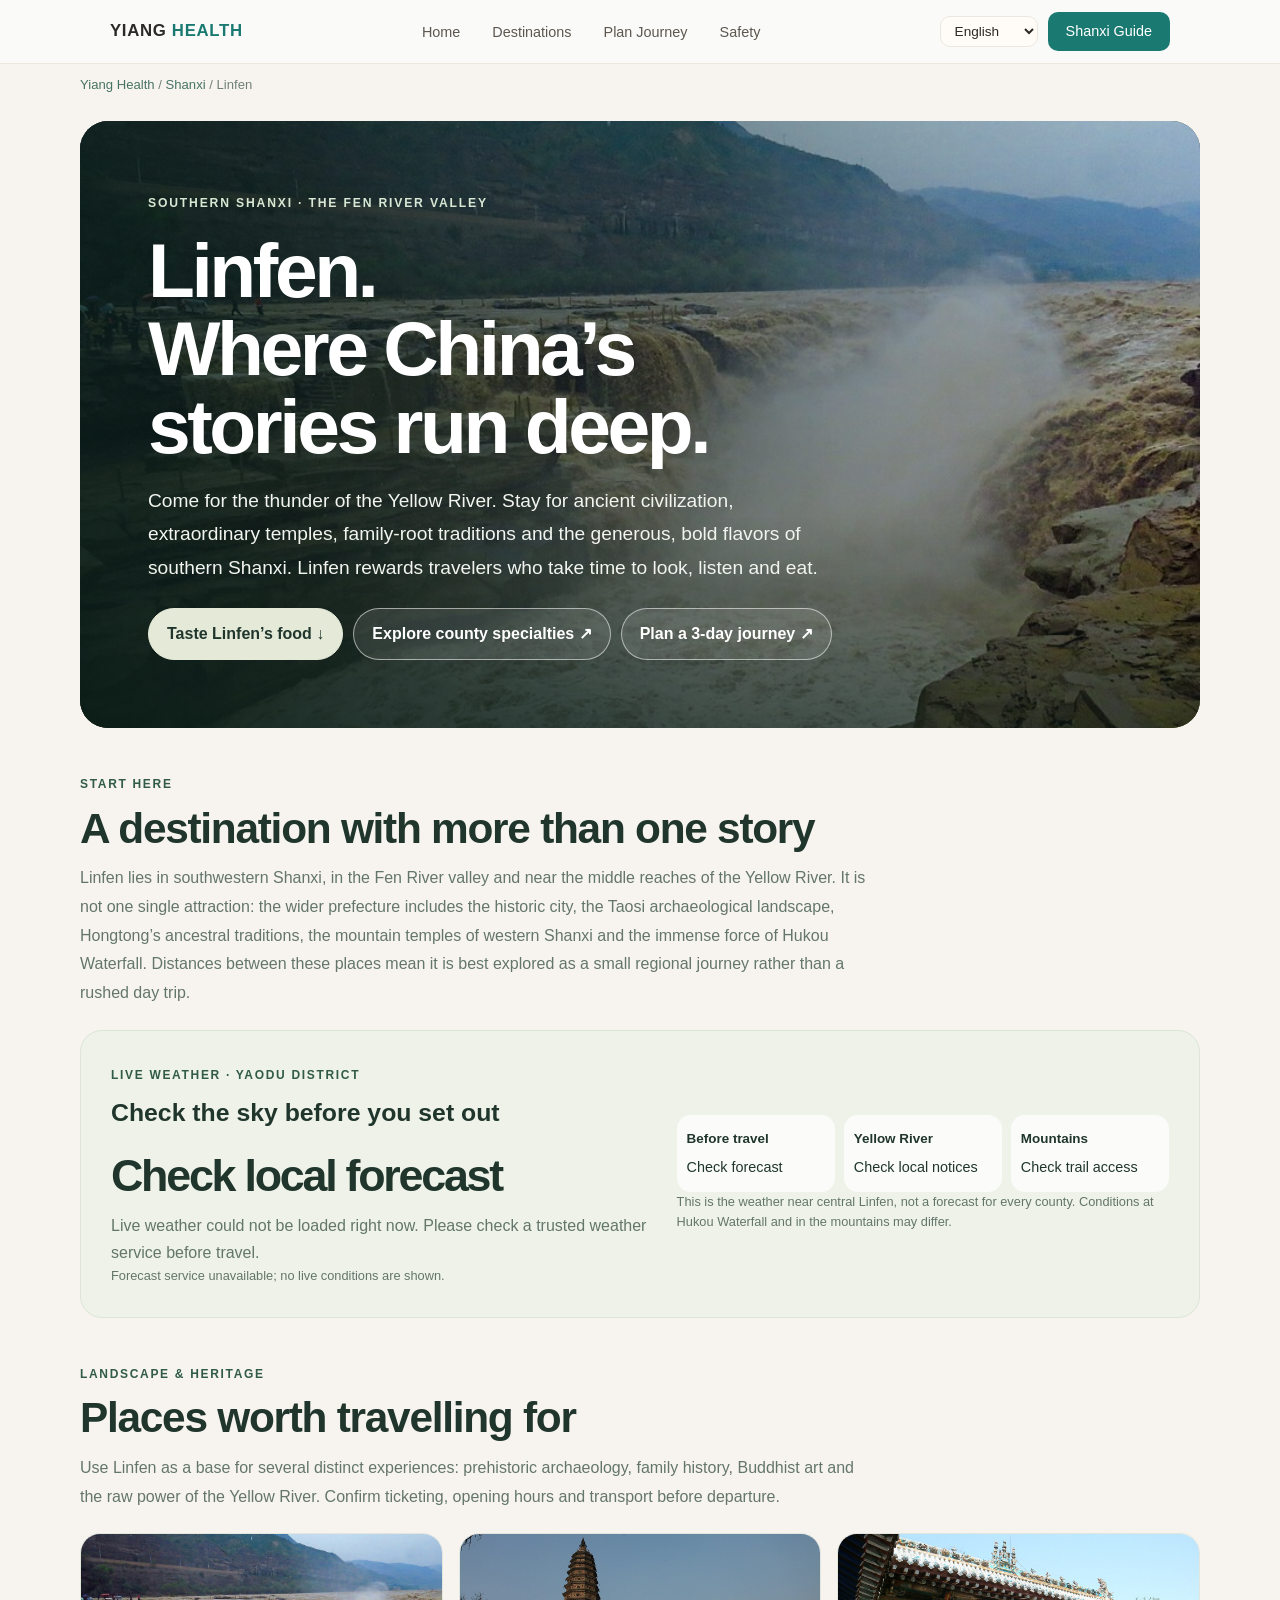
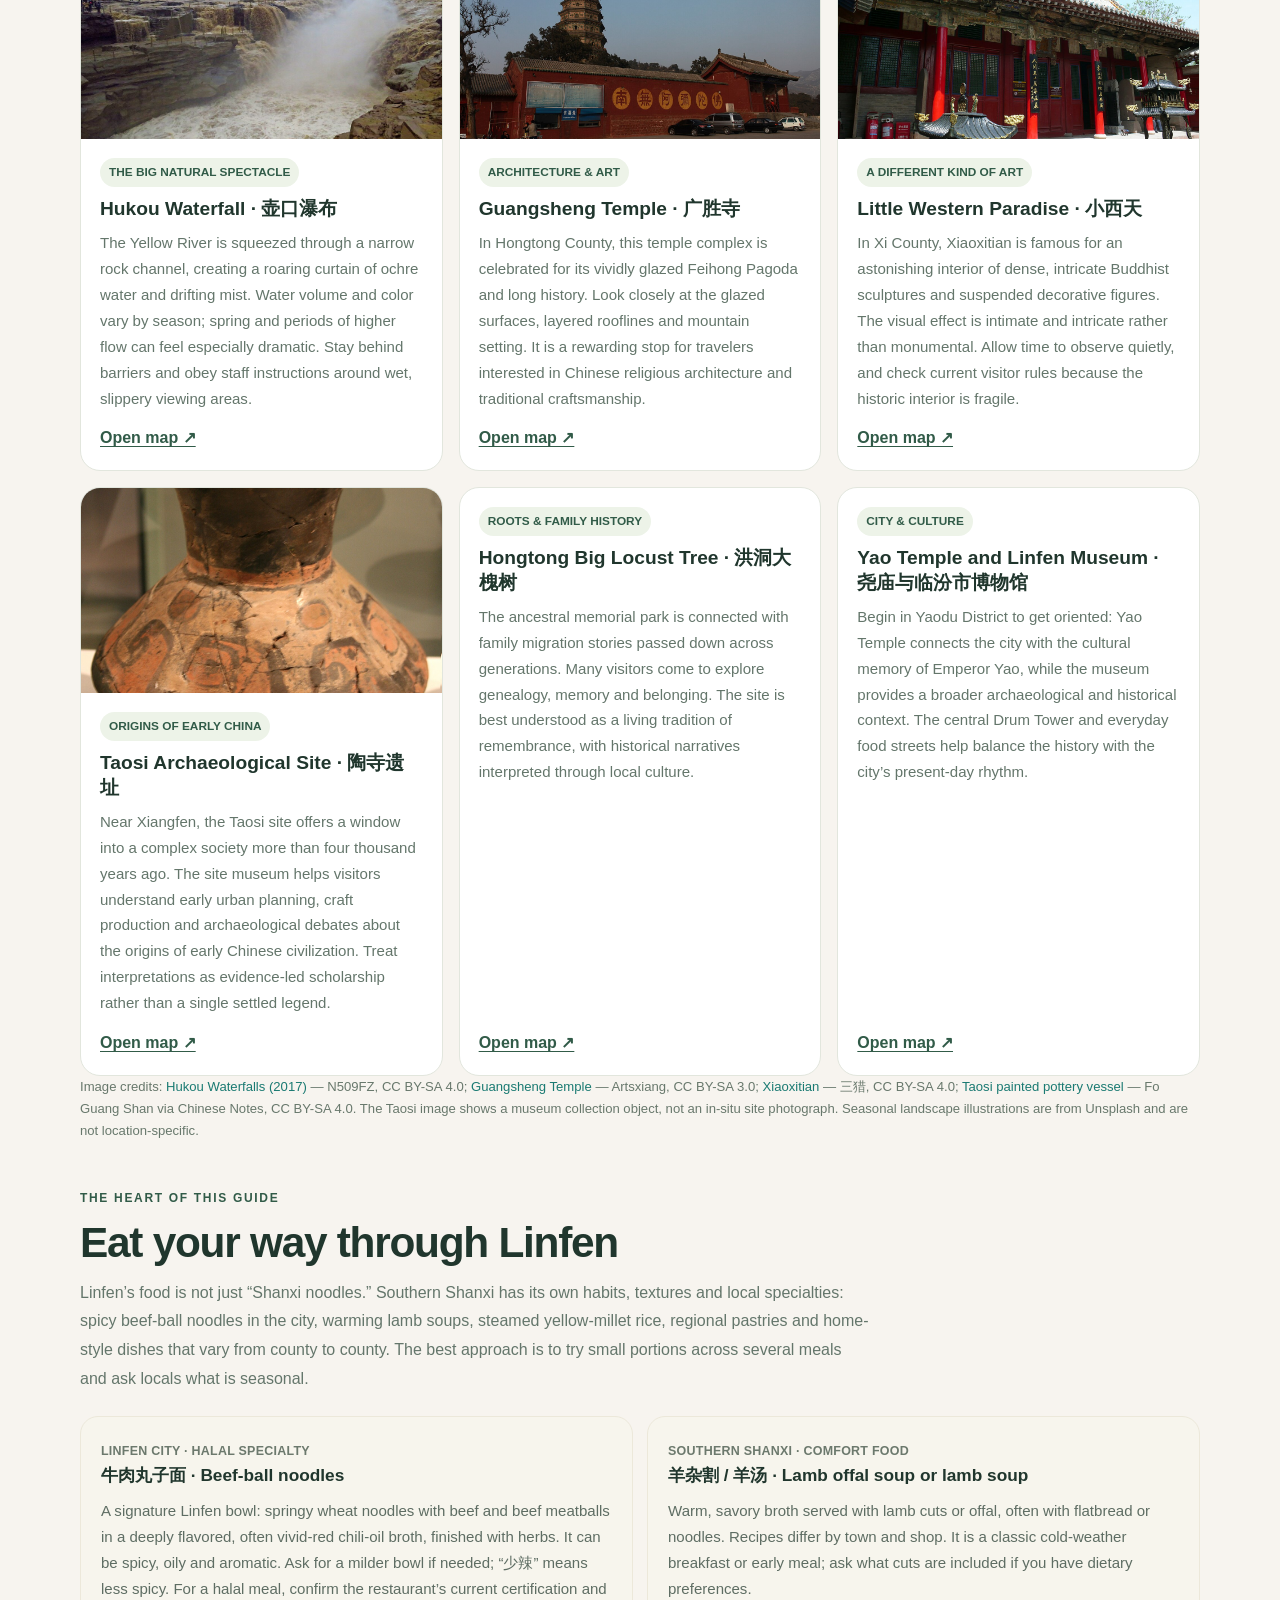
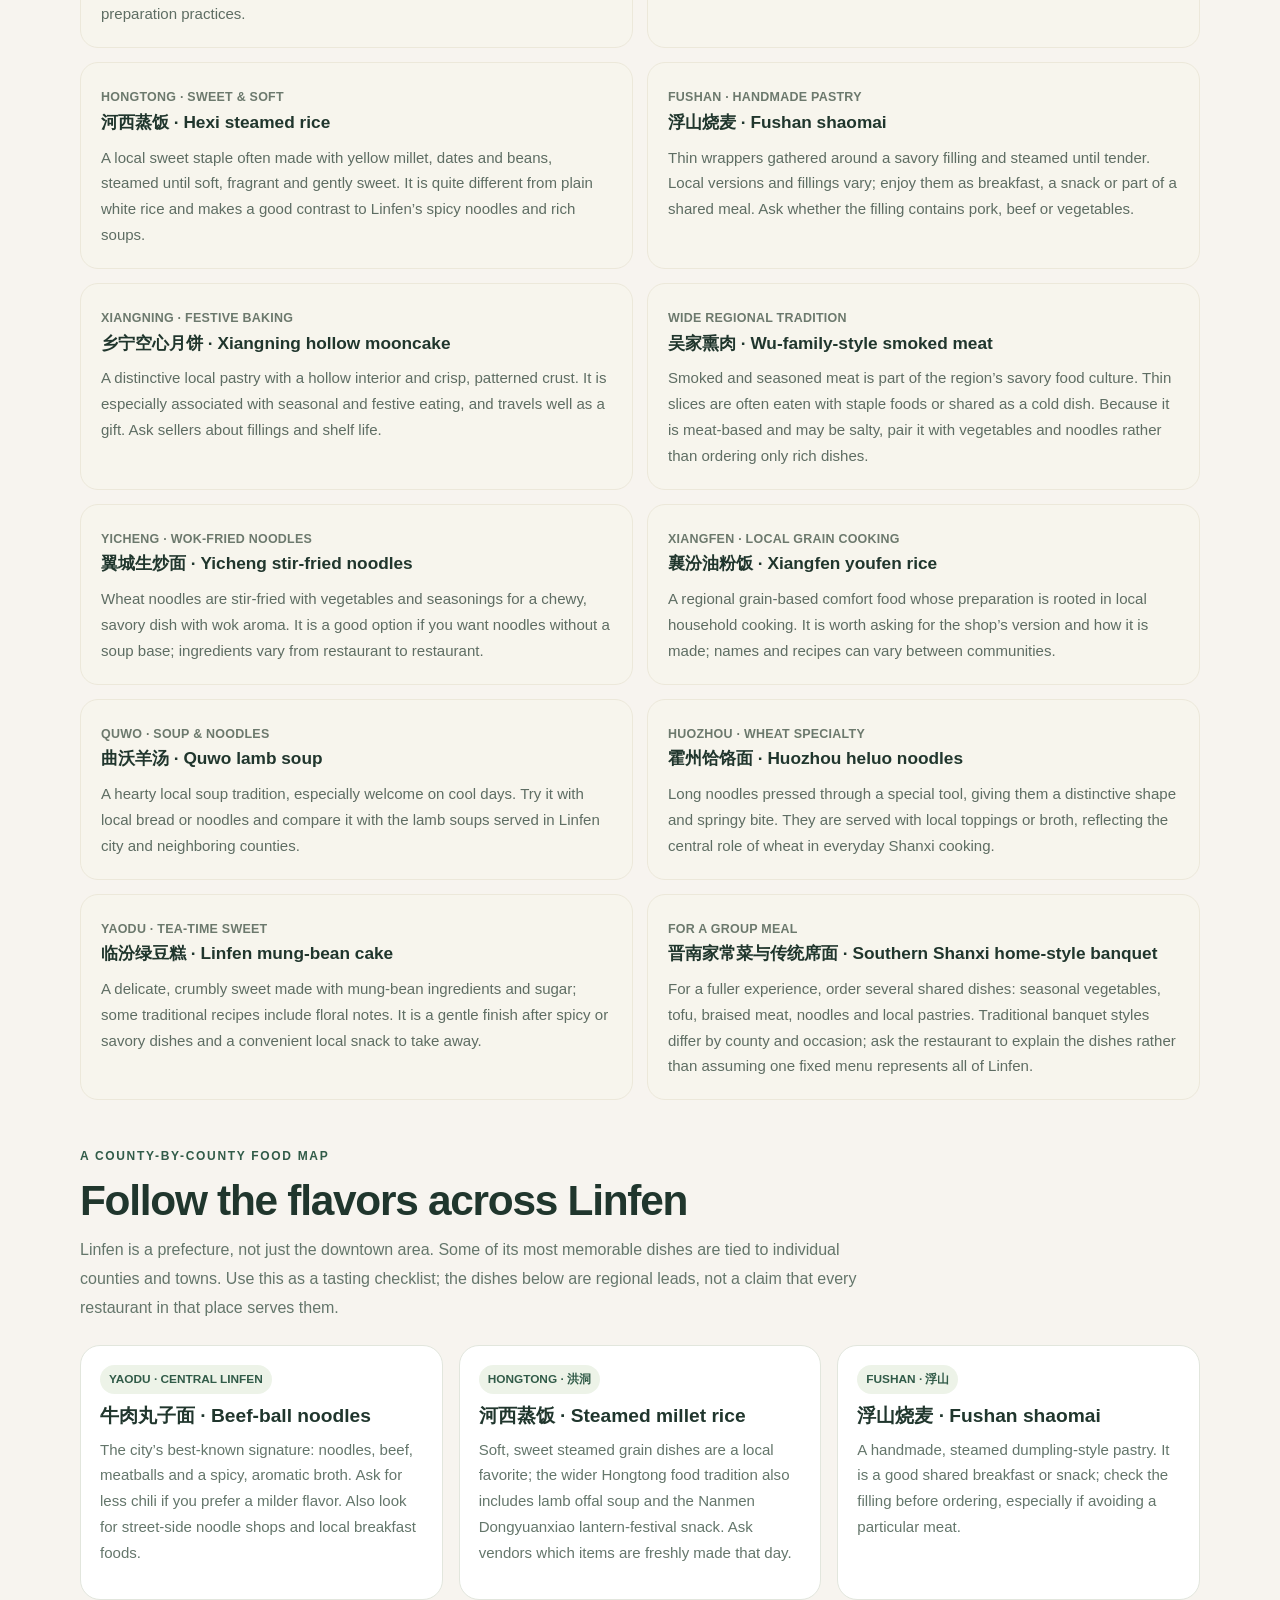
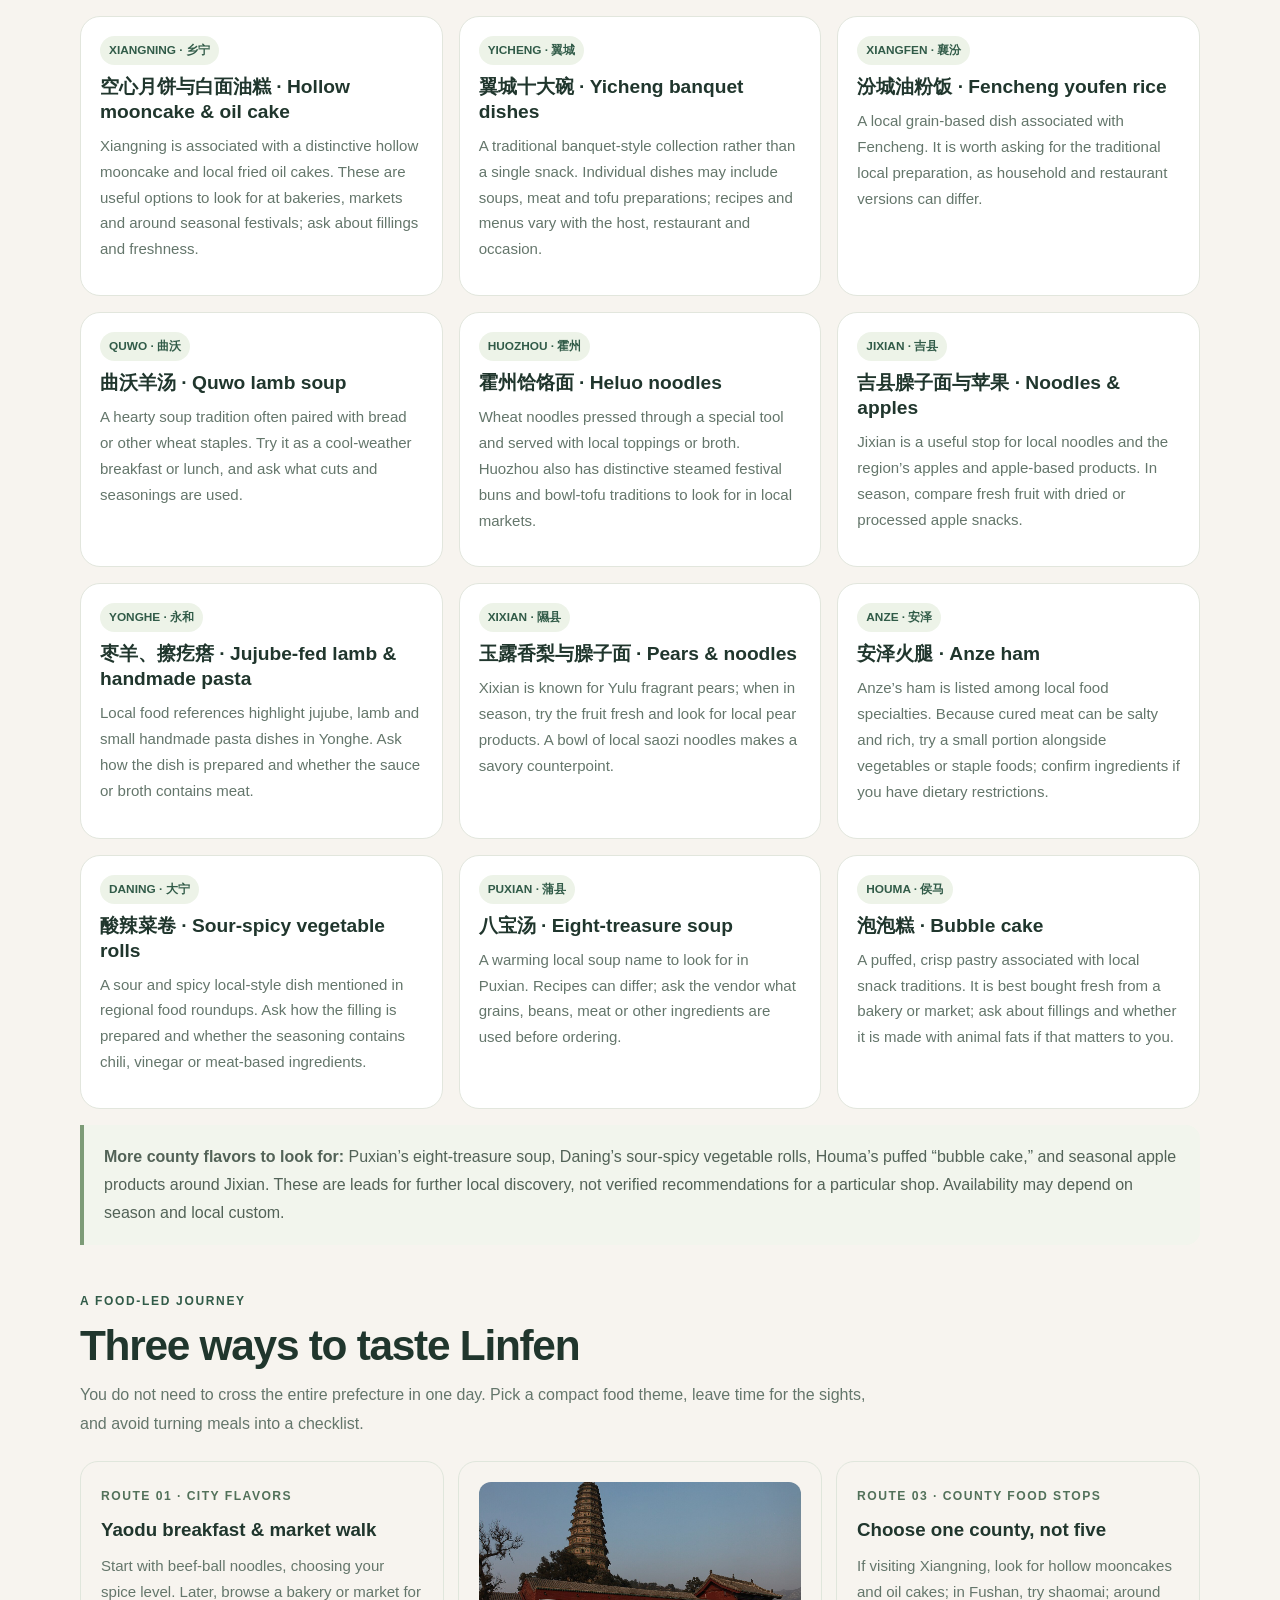
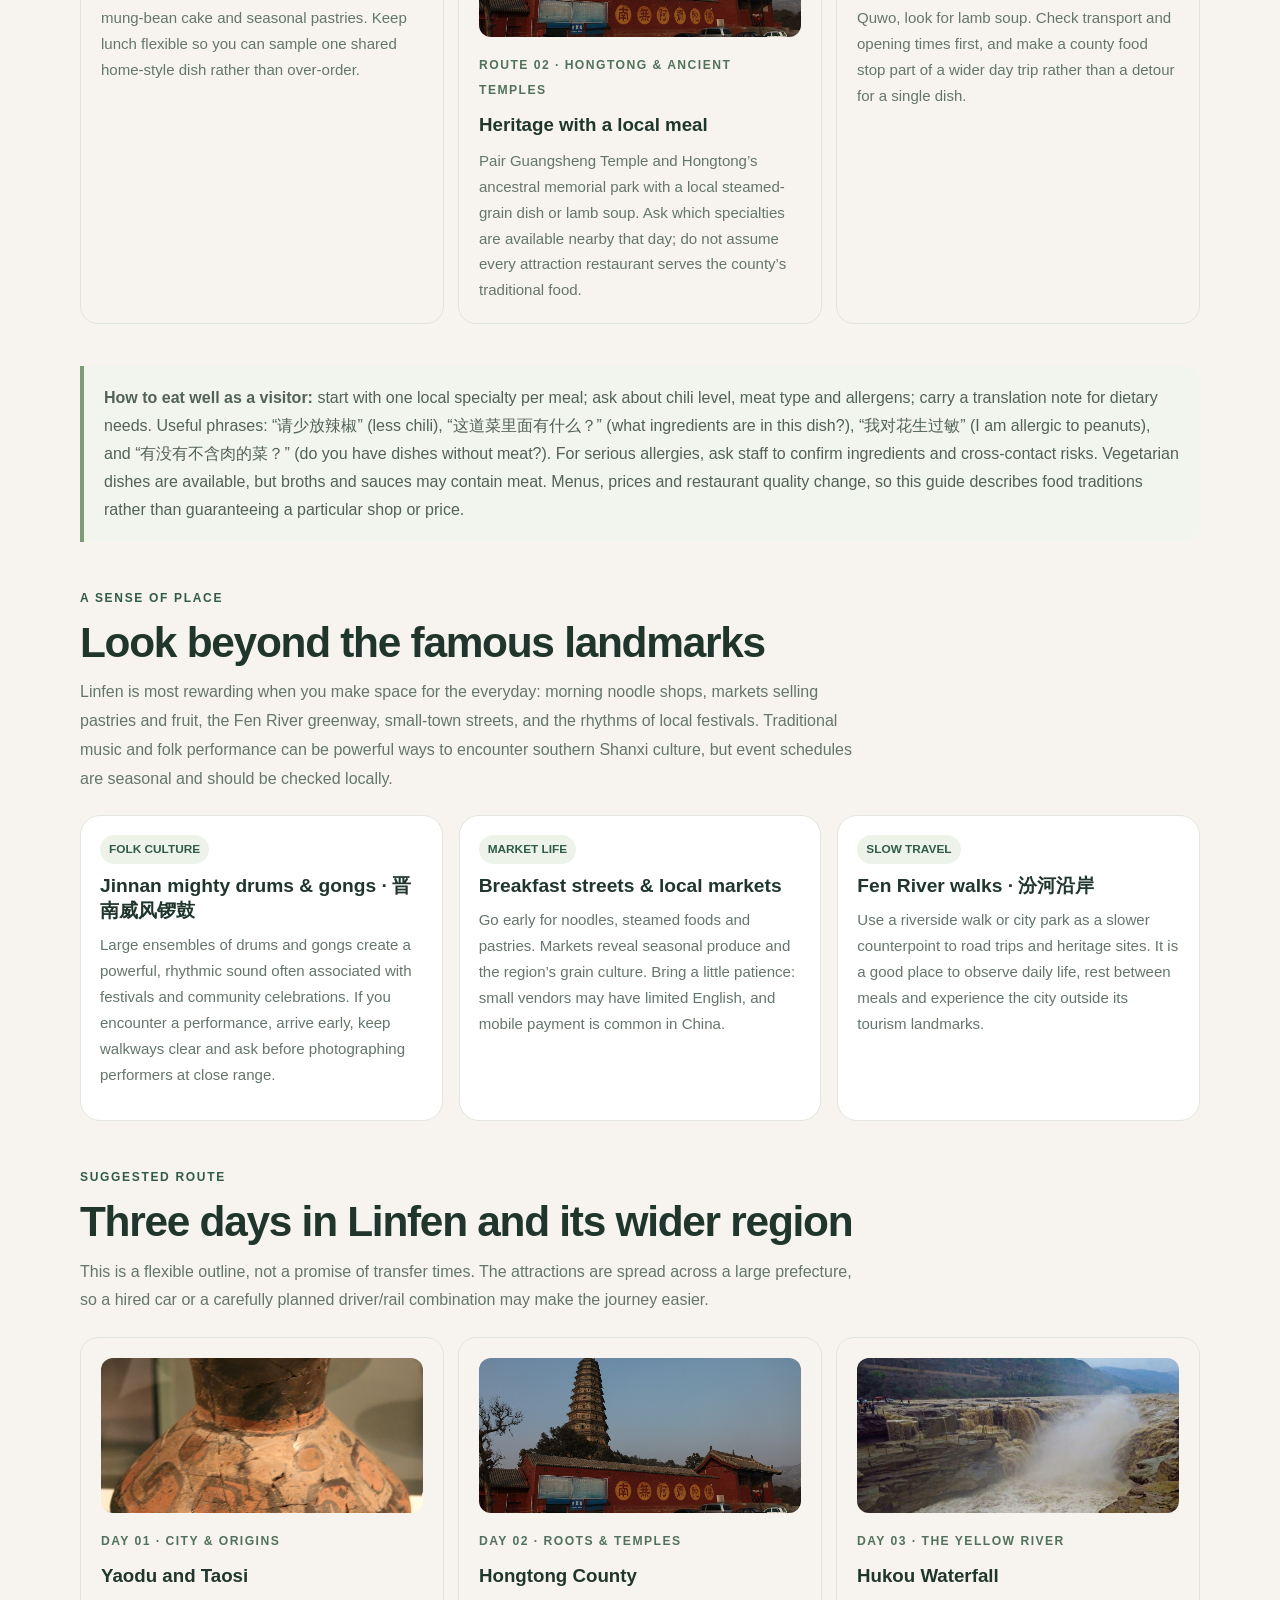
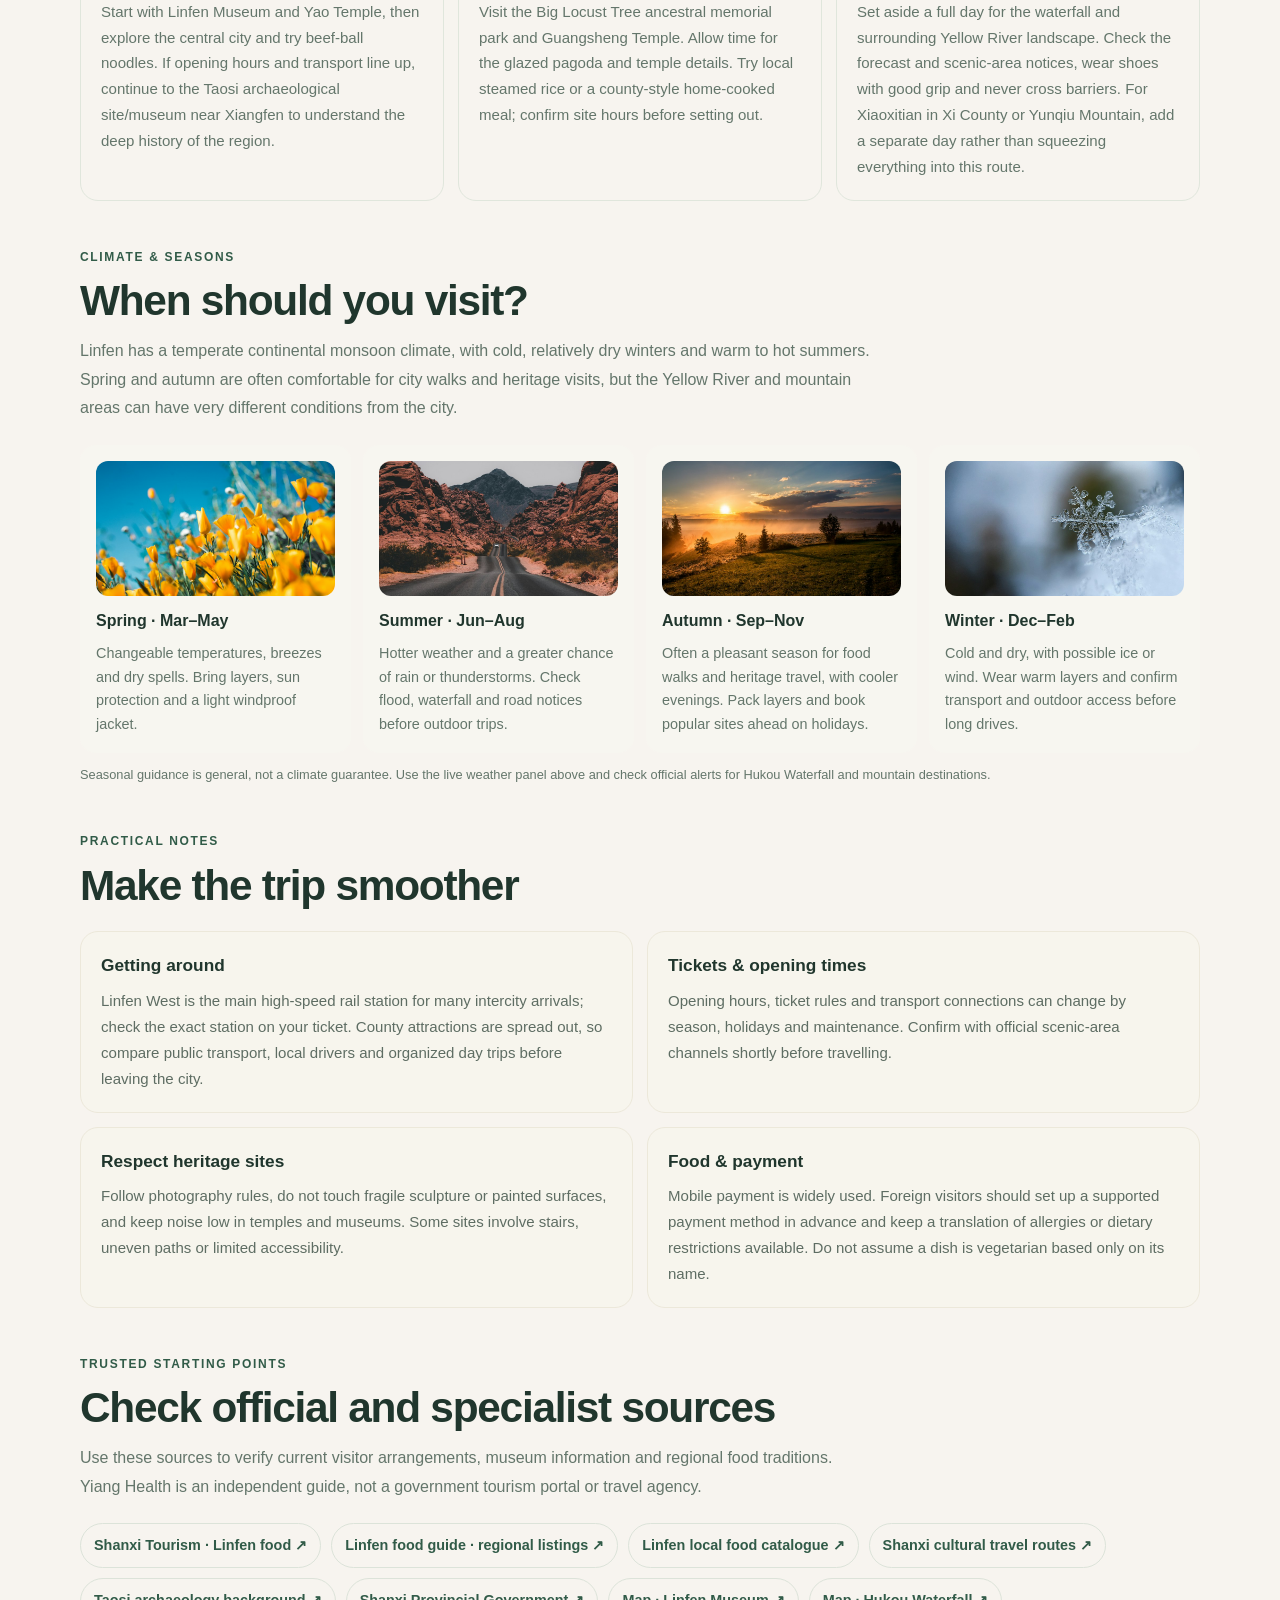
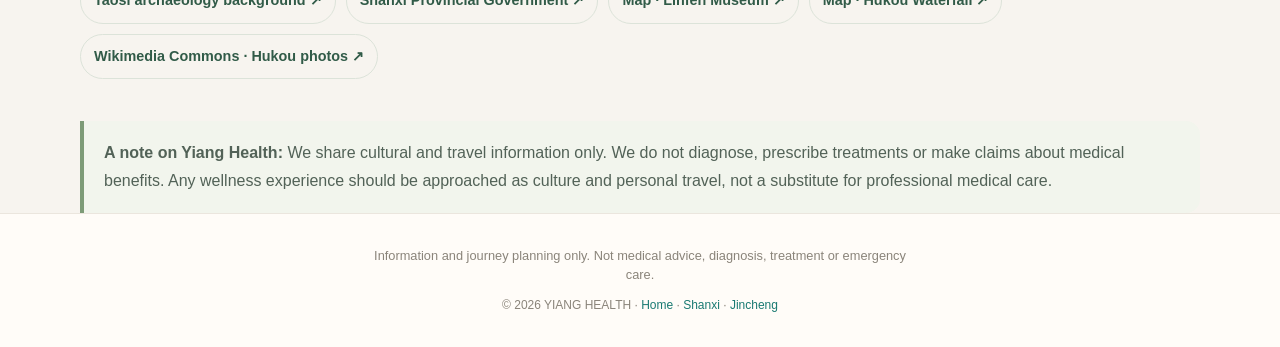
<file: linfen-zh.html>
<!DOCTYPE html>
<html lang="zh-CN">
<head>
<meta charset="UTF-8"><meta name="viewport" content="width=device-width,initial-scale=1">
<meta name="description" content="临汾旅行指南：壶口瀑布、广胜寺、小西天、陶寺遗址、洪洞大槐树与临汾及各县地方美食。">
<meta name="theme-color" content="#173e35"><title>临汾旅行指南｜黄河、古建与地方美食｜Yiang Health</title>
<link rel="canonical" href="https://yiang1905.github.io/Yiang-Health/linfen-zh.html"><link rel="stylesheet" href="style.css"><link rel="stylesheet" href="shanxi.css">
<style>
.lz-wrap{width:min(1120px,calc(100% - 36px));margin:auto;color:#20372d}.lz-hero{min-height:460px;display:flex;align-items:end;padding:clamp(26px,6vw,64px);margin:24px 0;border-radius:28px;color:#fff;background:linear-gradient(90deg,rgba(10,31,25,.82),rgba(10,31,25,.2)),url('image/cities/linfen-hukou-waterfall.jpg') center 48%/cover}.lz-hero h1{font-size:clamp(2.5rem,6vw,5rem);line-height:1.08;margin:12px 0}.lz-hero p{max-width:720px;color:#f4f5ef;line-height:1.9}.lz-tags{display:flex;gap:8px;flex-wrap:wrap;margin-top:18px}.lz-tags span{border:1px solid #ffffff70;border-radius:99px;padding:7px 12px;background:#ffffff18}.lz-section{margin:44px 0}.lz-head{max-width:830px;margin-bottom:20px}.lz-kicker{font-size:.75rem;letter-spacing:.12em;color:#52765d;font-weight:800}.lz-head h2{font-size:clamp(1.7rem,4vw,2.5rem);margin:8px 0}.lz-head p,.lz-card p,.lz-food p,.lz-note{color:#65756a;line-height:1.8}.lz-grid{display:grid;grid-template-columns:repeat(3,minmax(0,1fr));gap:14px}.lz-card{border:1px solid #e0e6dd;border-radius:19px;overflow:hidden;background:white}.lz-card img{display:block;width:100%;height:190px;object-fit:cover}.lz-body{padding:18px}.lz-body h3{font-size:1.2rem;margin:0 0 8px;color:#244535}.lz-body p{margin:0}.lz-tag{display:inline-block;background:#edf3e8;color:#315b48;border-radius:99px;padding:5px 10px;font-size:.74rem;font-weight:750;margin-bottom:9px}.lz-food{display:grid;grid-template-columns:repeat(2,minmax(0,1fr));gap:12px}.lz-food article,.lz-info article{padding:18px;border:1px solid #e0e6dd;border-radius:17px;background:white}.lz-food h3,.lz-info h3{margin:0 0 8px;color:#244535}.lz-food p,.lz-info p{margin:0}.lz-info{display:grid;grid-template-columns:repeat(3,1fr);gap:12px}.lz-note{padding:17px 19px;border-left:4px solid #819d79;background:#f2f5ed;border-radius:0 14px 14px 0}.lz-plan{display:grid;grid-template-columns:repeat(3,1fr);gap:12px}.lz-plan article{padding:19px;border:1px solid #e0e6dd;border-radius:17px;background:white}.lz-plan h3{margin:8px 0}.lz-plan p{color:#65756a;line-height:1.75}.lz-footer{font-size:.85rem;color:#65756a;line-height:1.7;margin:35px 0}
@media(max-width:800px){.lz-grid{grid-template-columns:repeat(2,1fr)}.lz-info,.lz-plan{grid-template-columns:1fr}}@media(max-width:560px){.lz-wrap{width:calc(100% - 24px)}.lz-grid,.lz-food{grid-template-columns:1fr}.lz-hero{min-height:410px}}
</style></head>
<body><header class="site-header"><div class="header-inner"><a href="index.html" class="logo">YIANG <span>HEALTH</span></a><button class="nav-toggle" aria-label="菜单" type="button" aria-expanded="false"><span></span><span></span><span></span></button><ul class="nav-links"><li><a href="index.html">首页</a></li><li><a href="destinations.html">目的地</a></li><li><a href="planner.html">规划行程</a></li><li><a href="safety.html">安全说明</a></li></ul><div class="header-actions"><select id="lang-select" aria-label="语言"></select><a href="shanxi.html?city=linfen" class="btn btn-primary">山西地图</a></div></div></header>
<main class="lz-wrap"><p class="shx-breadcrumb"><a href="index.html">Yiang Health</a> / <a href="shanxi.html">山西</a> / 临汾</p>
<section class="lz-hero"><div><span class="lz-kicker" style="color:#e4d4aa">晋南 · 汾河谷地与黄河风光</span><h1>临汾：黄河奔流，古老故事绵延。</h1><p>来这里看黄河壶口的奔腾，走进广胜寺与小西天的精美建筑，了解陶寺遗址和洪洞寻根文化，再用一碗牛肉丸子面认识晋南的日常味道。</p><div class="lz-tags"><span>黄河风光</span><span>古建与考古</span><span>寻根文化</span><span>地方美食</span></div></div></section>
<section class="lz-section"><div class="lz-head"><span class="lz-kicker">先认识临汾</span><h2>一座城市，一片广阔的晋南区域</h2><p>临汾位于山西西南部，汾河穿城而过，西侧与黄河相邻。临汾市域范围较大，壶口瀑布、陶寺遗址、洪洞古迹、隰县小西天等分布在不同县市，适合按区域安排多日行程，不适合把所有景点压缩成一次短途游。</p></div><div class="lz-info"><article><h3>适合谁来</h3><p>喜欢黄河景观、历史文化、古建筑、地方小吃和县域慢旅行的游客。</p></article><article><h3>建议节奏</h3><p>市区、洪洞、襄汾和壶口方向可分开安排；远距离景点尽量各留完整一天。</p></article><article><h3>交通提示</h3><p>抵达车站后核对具体站名；县域景点分散，提前规划最后一段接驳交通。</p></article></div></section>
<section class="lz-section"><div class="lz-head"><span class="lz-kicker">山河与历史</span><h2>值得专程前往的地方</h2><p>以下景点各有不同主题。开放时间、票务、接驳和现场参观规则可能变化，出发前请再次核实。</p></div><div class="lz-grid">
<article class="lz-card"><img src="image/cities/linfen-hukou-waterfall.jpg" alt="黄河壶口瀑布"><div class="lz-body"><span class="lz-tag">黄河自然景观</span><h3>壶口瀑布</h3><p>黄河水流经过狭窄河道，形成奔腾水幕与翻涌水雾。水量和颜色会随季节、上游来水及天气变化。观景时务必遵守隔离设施和现场人员指引，湿滑区域不要冒险靠近。</p><a href="https://www.google.com/maps/search/?api=1&query=Hukou+Waterfall+Shanxi" target="_blank" rel="noopener">地图定位 ↗</a></div></article>
<article class="lz-card"><img src="image/cities/linfen-guangsheng-temple.jpg" alt="洪洞广胜寺飞虹塔"><div class="lz-body"><span class="lz-tag">古建与琉璃艺术</span><h3>广胜寺</h3><p>位于洪洞县，以飞虹塔和寺院建筑闻名。可以留意琉璃装饰、屋顶层次和山地环境，参观时遵守文物保护及拍摄规定。</p><a href="https://www.google.com/maps/search/?api=1&query=Guangsheng+Temple+Hongtong" target="_blank" rel="noopener">地图定位 ↗</a></div></article>
<article class="lz-card"><img src="image/cities/linfen-xiaoxitian.jpg" alt="隰县小西天大雄宝殿内精美悬塑"><div class="lz-body"><span class="lz-tag">悬塑艺术</span><h3>小西天</h3><p>位于隰县，以大雄宝殿内密集精巧的悬塑艺术受到关注。殿内空间和文物较为珍贵，请遵守限流、拍摄及参观秩序。</p><a href="https://www.google.com/maps/search/?api=1&query=Xiaoxitian+Xi+County+Linfen" target="_blank" rel="noopener">地图定位 ↗</a></div></article>
<article class="lz-card"><img src="image/cities/linfen-taosi-pottery.jpg" alt="陶寺遗址出土彩绘陶器，现为博物馆藏品"><div class="lz-body"><span class="lz-tag">早期文明与考古</span><h3>陶寺遗址</h3><p>位于襄汾一带，是了解四千多年前区域社会、聚落形态和手工业的重要考古遗址。图片为博物馆收藏的陶器，不是遗址现场照片；相关历史解释应以考古研究证据为基础。</p><a href="https://www.google.com/maps/search/?api=1&query=Taosi+Site+Museum+Xiangfen" target="_blank" rel="noopener">地图定位 ↗</a></div></article>
<article class="lz-card"><div class="lz-body"><span class="lz-tag">家族记忆与寻根</span><h3>洪洞大槐树</h3><p>大槐树寻根祭祖园与许多家族迁徙记忆和民间传说相关。游客常来此寻找家族文化线索，适合从地方传统、记忆和身份认同角度了解。</p><a href="https://www.google.com/maps/search/?api=1&query=Hongtong+Big+Locust+Tree+Ancestor+Memorial+Park" target="_blank" rel="noopener">地图定位 ↗</a></div></article>
<article class="lz-card"><div class="lz-body"><span class="lz-tag">城市文化</span><h3>尧庙与临汾市博物馆</h3><p>可从尧都区开始认识临汾：尧庙承载着地方文化记忆，博物馆帮助了解区域历史与考古发现。再到鼓楼周边和日常小吃街，感受城市当下的生活节奏。</p><a href="https://www.google.com/maps/search/?api=1&query=Linfen+Museum+Shanxi" target="_blank" rel="noopener">地图定位 ↗</a></div></article>
</div><p class="lz-note">图片说明：壶口瀑布、广胜寺、小西天和陶寺文物图片均有对应来源记录；陶器照片为博物馆藏品，不代表遗址现场。图片来源及授权信息见 <a href="IMAGE-CREDITS.md">图片来源文件</a>。</p></section>
<section class="lz-section" id="food"><div class="lz-head"><span class="lz-kicker">临汾的日常味道</span><h2>从一碗牛肉丸子面开始</h2><p>临汾饮食不只是面食。市区和各县有牛肉丸子面、羊汤、蒸饭、烧麦、月饼、饸饹等不同风味。下面是地方饮食介绍，不代表对某家店铺、价格或食品供应情况的保证。</p></div><div class="lz-food">
<article><h3>牛肉丸子面</h3><p>临汾较有代表性的面食之一，常以小麦面条搭配牛肉和牛肉丸，加入香辣汤底。辣度、油量和配料因店而异，可按口味提出少辣要求；如有清真饮食需求，应向店家确认认证与加工方式。</p></article>
<article><h3>羊杂割、羊汤</h3><p>以羊肉或羊杂制作的热汤，常搭配饼、面食等主食。不同店铺使用的部位和调味不同，点餐前可以先询问具体食材。</p></article>
<article><h3>河西蒸饭</h3><p>洪洞一带常见的地方甜食线索，通常以黄米、红枣、豆类等蒸制，口感软糯。具体配方会因家庭和店铺而不同。</p></article>
<article><h3>浮山烧麦</h3><p>浮山地方小吃，薄皮包入馅料后蒸制。馅料可能有肉类或蔬菜版本，点餐前可确认成分。</p></article>
<article><h3>乡宁空心月饼</h3><p>乡宁特色面点之一，外皮酥脆、内部中空，常与节令和地方礼俗联系在一起。购买时留意保质期和具体口味。</p></article>
<article><h3>霍州饸饹面</h3><p>将面团通过专用工具压制成条，再搭配汤底或浇头食用。霍州还有蒸食、豆腐等地方风味可继续探索。</p></article>
<article><h3>翼城生炒面</h3><p>面条与蔬菜、调味料一起炒制，口感筋道，适合不想吃汤面的游客。配料因餐馆而异。</p></article>
<article><h3>吉县苹果与地方面食</h3><p>吉县以苹果等农产品受到关注，时令水果和加工产品可作为旅途中的地方特产线索。</p></article>
</div><p class="lz-note">饮食提示：询问辣度、肉类种类、过敏原和烹饪用油；汤底和酱料可能含有肉类成分。菜单和供应会变化，以上内容介绍地方饮食传统，不保证某家餐馆一定供应。</p></section>
<section class="lz-section"><div class="lz-head"><span class="lz-kicker">按区域慢慢逛</span><h2>临汾周边还有这些生活体验</h2></div><div class="lz-food"><article><h3>晋南威风锣鼓</h3><p>鼓与锣组成的大型民间表演，常见于节庆和社区活动。遇到演出时请勿阻挡通道，近距离拍摄前先征得表演者同意。</p></article><article><h3>早市与早餐街</h3><p>早起体验面食、蒸食、糕点和时令水果。小摊位可能没有外语菜单，准备好简单的饮食需求说明会更方便。</p></article><article><h3>汾河沿岸</h3><p>在城市公园或河岸步道散步，是古迹和长途自驾之间较轻松的休息方式，也能观察当地人的日常生活。</p></article><article><h3>县域特色</h3><p>乡宁、浮山、曲沃、霍州、襄汾等地都有各自的面点和家常饮食，建议选择一个县域深入体验，而不是为了吃一道小吃长距离赶路。</p></article></div></section>
<section class="lz-section" id="route"><div class="lz-head"><span class="lz-kicker">行程参考</span><h2>三天认识临汾及周边</h2><p>以下是灵活路线框架，不承诺具体车程。景点分布较广，自驾或提前安排司机接驳可能更方便。</p></div><div class="lz-plan"><article><span class="lz-kicker">第 1 天 · 市区与考古</span><h3>尧都区、博物馆与陶寺</h3><p>先参观临汾市博物馆、尧庙并品尝牛肉丸子面；若开放时间和交通合适，再前往襄汾方向了解陶寺遗址与博物馆。</p></article><article><span class="lz-kicker">第 2 天 · 洪洞古建</span><h3>大槐树与广胜寺</h3><p>安排洪洞大槐树和广胜寺，留时间细看飞虹塔及寺院建筑。可以尝试当地蒸饭或家常饭菜，出发前确认景点开放情况。</p></article><article><span class="lz-kicker">第 3 天 · 黄河风光</span><h3>壶口瀑布</h3><p>为壶口瀑布留出完整一天，提前查看天气、景区公告和道路信息。小西天位于另一方向，建议另安排一天，不要强行塞进同一天。</p></article></div></section>
<section class="lz-section"><div class="lz-head"><span class="lz-kicker">气候与季节</span><h2>什么时候来临汾？</h2><p>临汾属温带大陆性季风气候，冬季寒冷干燥，夏季较热。春秋季通常适合城市漫步和古迹参观，但黄河沿线与山区的天气可能和市区差异明显。</p></div><div class="lz-info"><article><h3>春季 · 3—5 月</h3><p>气温变化较大，可能有风和干燥天气。建议分层穿衣，准备防晒和防风用品。</p></article><article><h3>夏季 · 6—8 月</h3><p>天气炎热，降雨和雷雨可能增多。前往黄河、山区前查看防汛、道路和景区公告。</p></article><article><h3>秋冬 · 9—2 月</h3><p>秋季较适合文化游览；冬季寒冷，注意保暖、防滑，并确认长途交通和户外景点开放情况。</p></article></div></section>
<section class="lz-section"><div class="lz-head"><span class="lz-kicker">实用提示</span><h2>出发前核对这些信息</h2></div><div class="lz-food"><article><h3>车站与接驳</h3><p>临汾西站是许多高铁旅客使用的车站，但请以车票上的具体站名为准。县域景点距离较远，提前比较公共交通、包车和当地接驳。</p></article><article><h3>门票与开放时间</h3><p>开放时间、票务规则和接驳服务可能随季节、节假日或维护调整，出发前通过景区官方渠道核实。</p></article><article><h3>文物保护</h3><p>遵守拍摄规定，不触摸彩绘、塑像和脆弱文物；寺庙和博物馆内保持安静，注意台阶和无障碍条件。</p></article><article><h3>饮食与支付</h3><p>提前准备可用的支付方式，并保留过敏原或饮食禁忌的文字说明。不要仅凭菜名判断一道菜是否为素食。</p></article></div></section>
<div class="lz-note">Yiang Health 是独立的旅行与文化信息项目，不是政府旅游门户或旅行社。门票、开放时间、交通和现场服务可能变化，请出行前核实。本项目整理旅行与文化信息，不诊断疾病、不提供治疗建议，也不作医疗效果承诺。</div>
<p class="lz-footer">图片来源与授权：<a href="IMAGE-CREDITS.md">查看图片来源文件</a>。<br>© 2026 Yiang Health · <a href="jincheng-zh.html">晋城指南</a> · <a href="linfen.html">English</a></p>
</main><footer class="site-footer"><div class="footer-inner"><p class="footer-disclaimer">旅行与文化信息整理，不构成医疗建议。</p><p class="footer-copy">© 2026 YIANG HEALTH</p></div></footer>
<script src="modules/i18n.js"></script><script src="script.js"></script><script src="modules/city-language.js"></script></body></html>
</file>
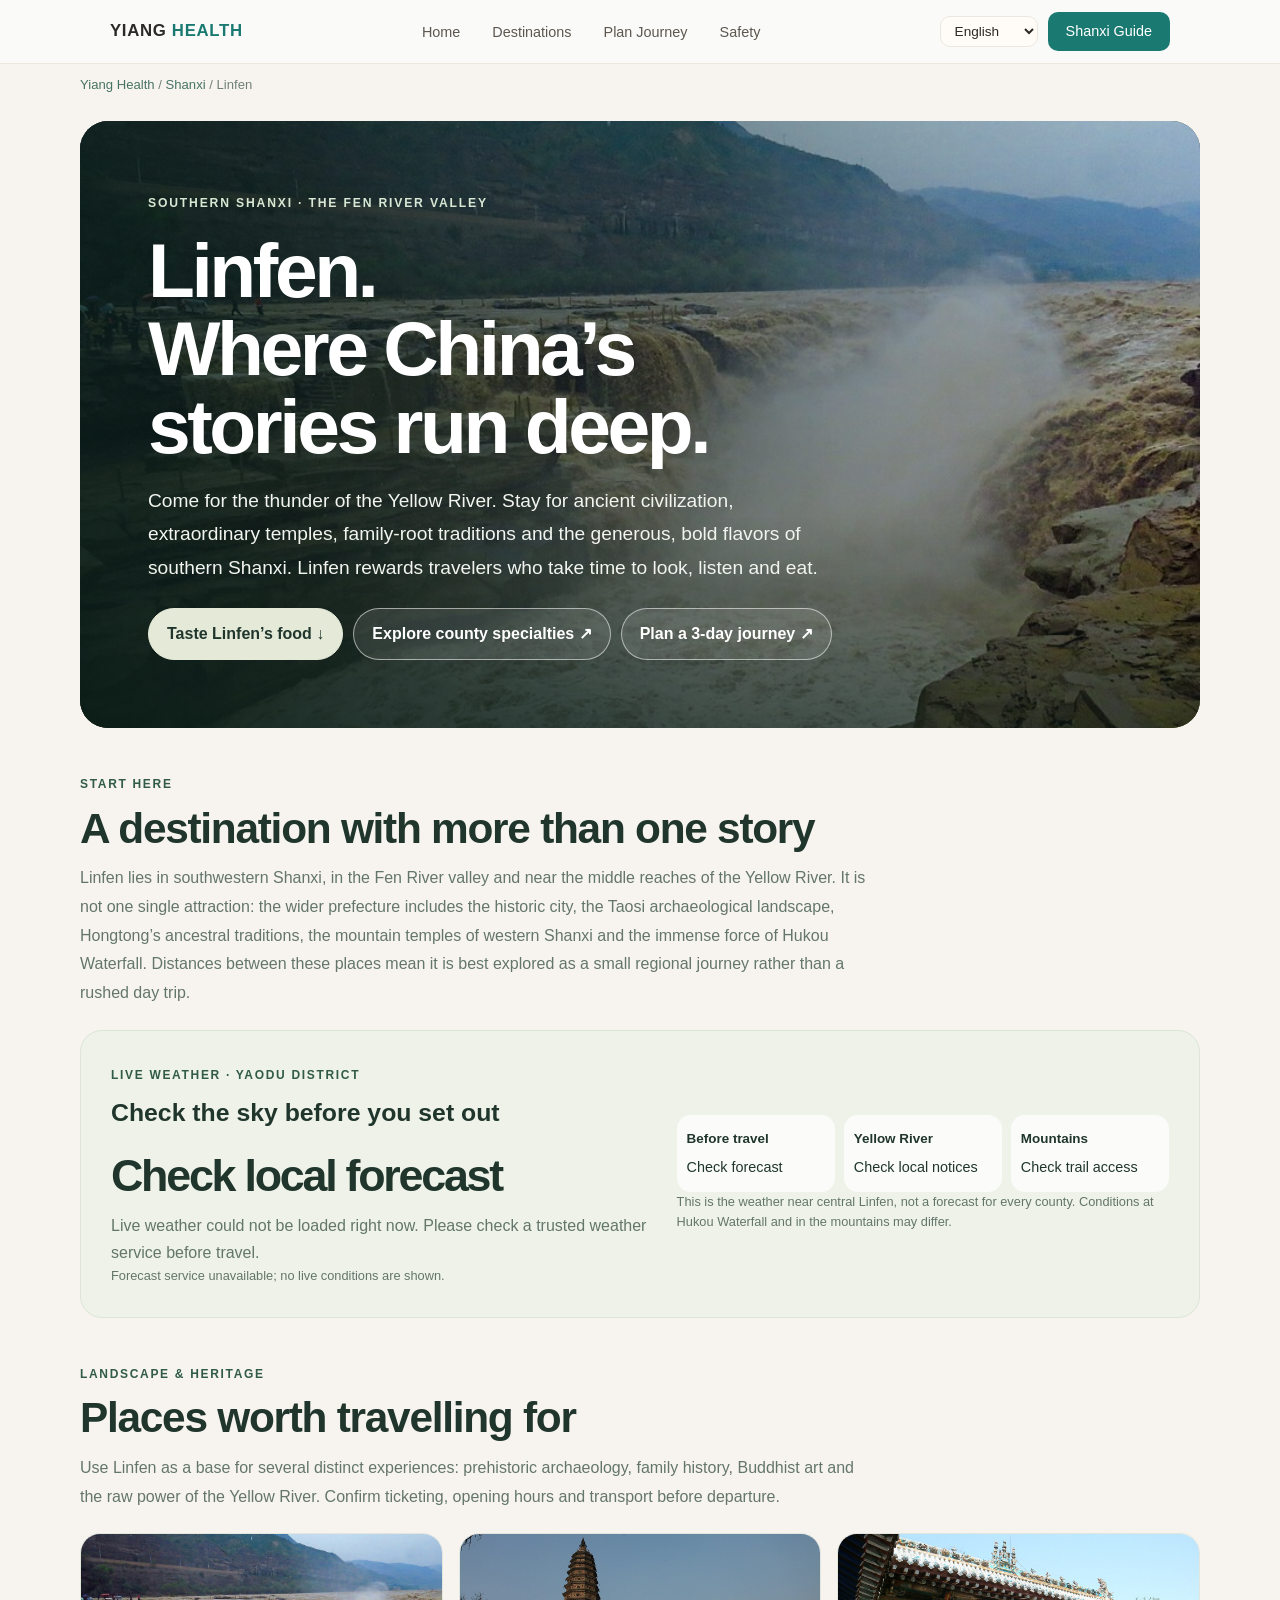
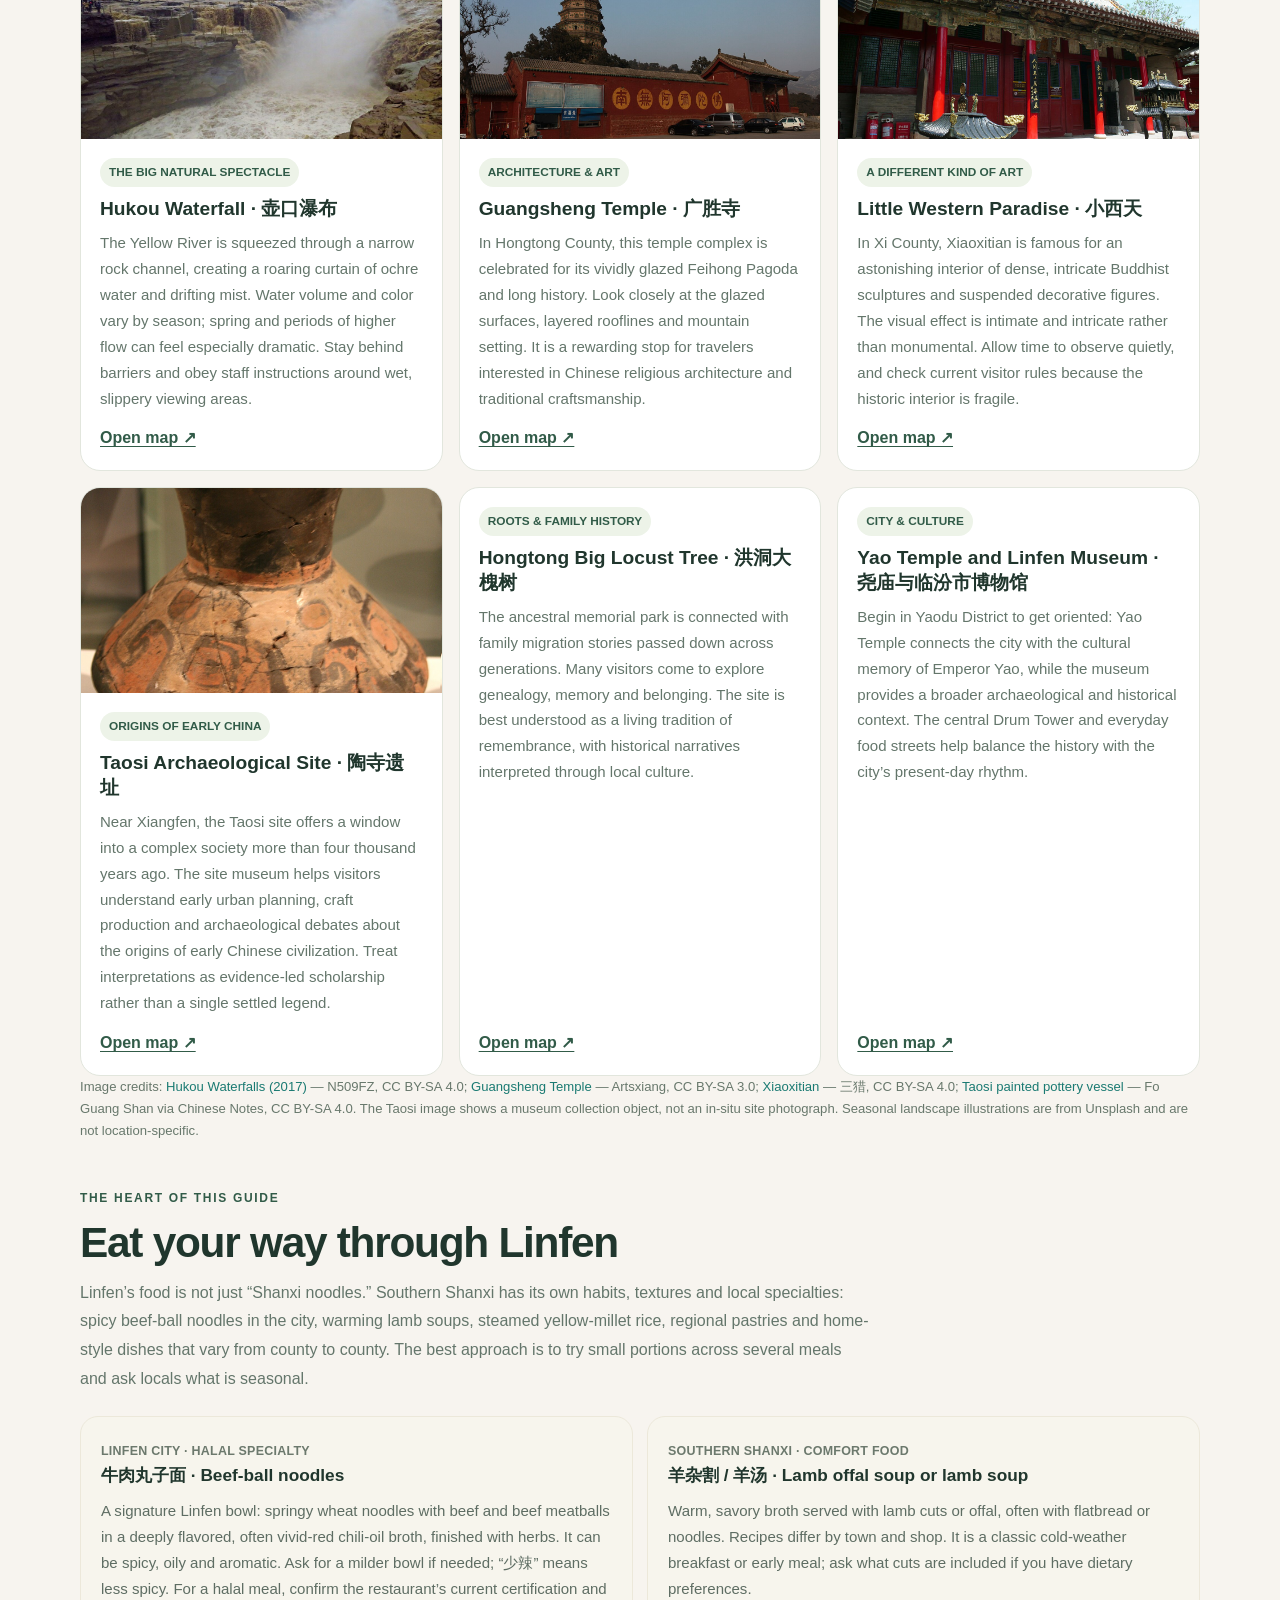
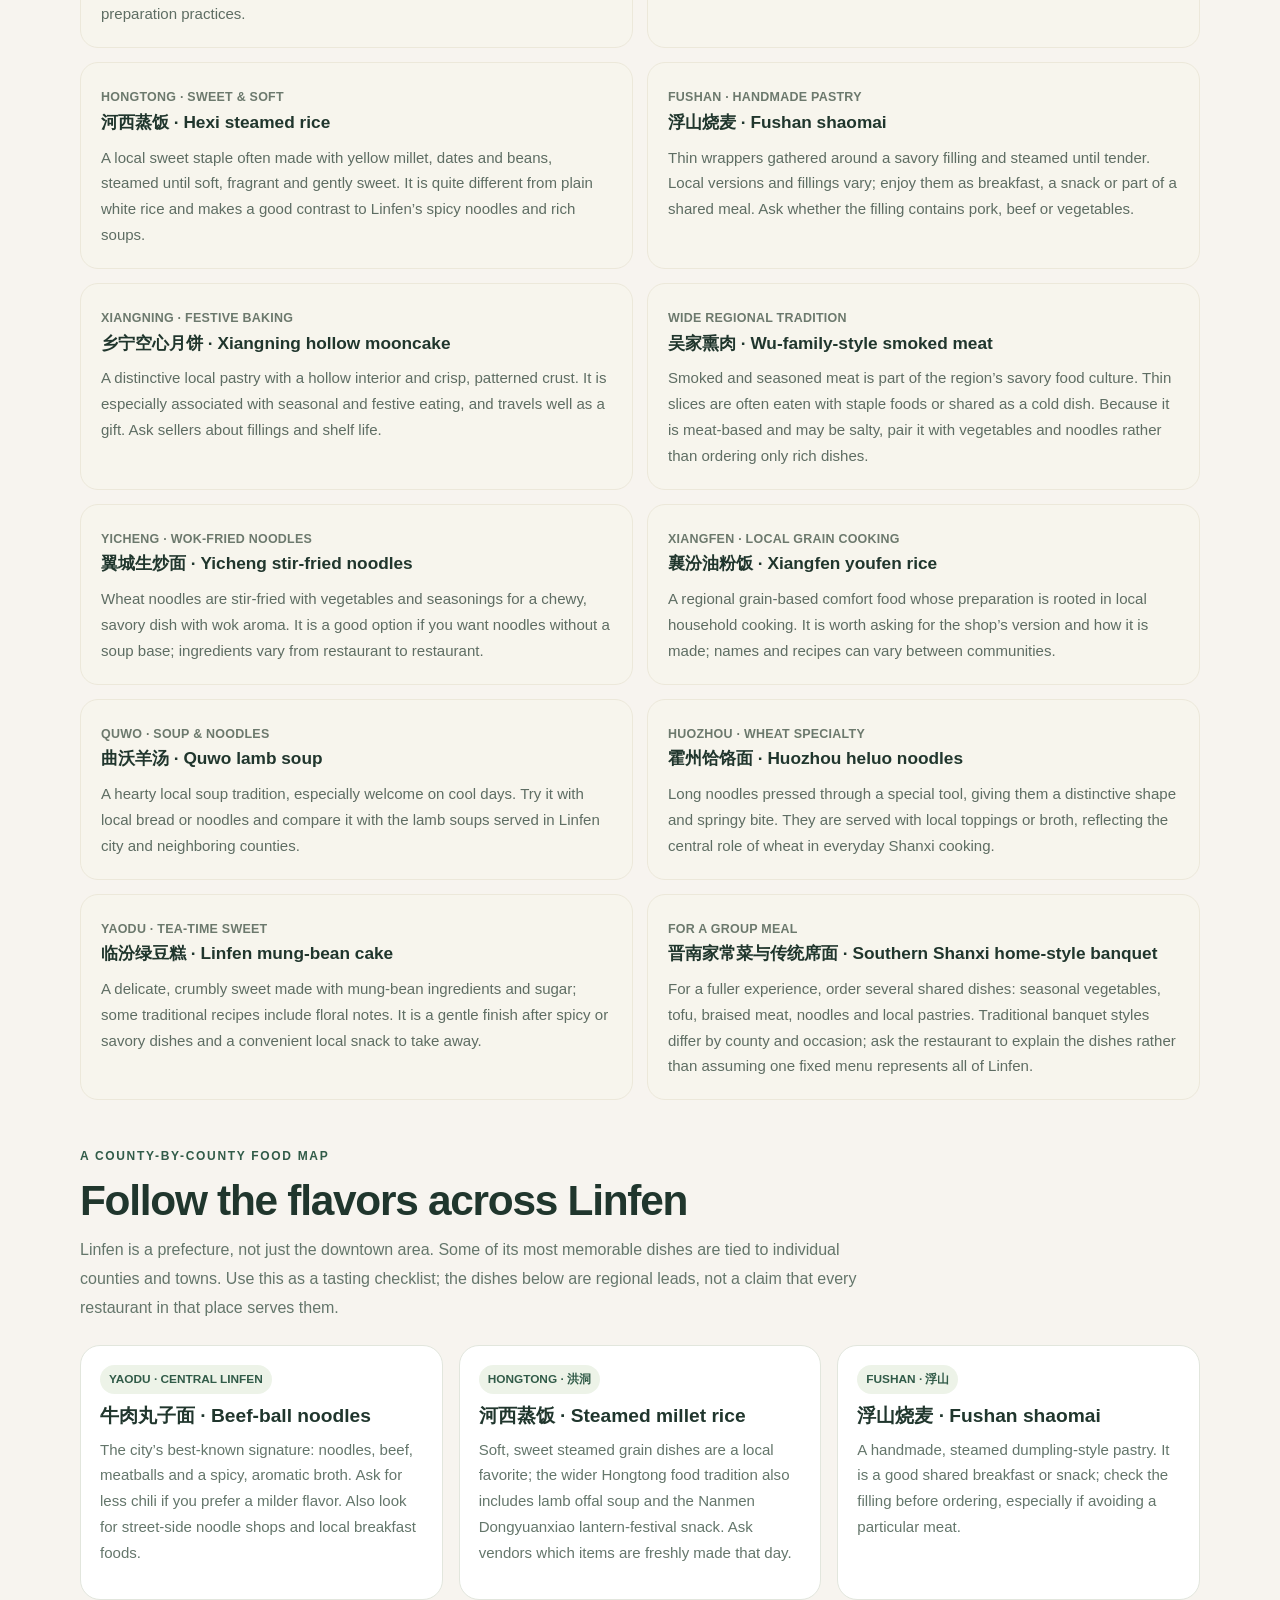
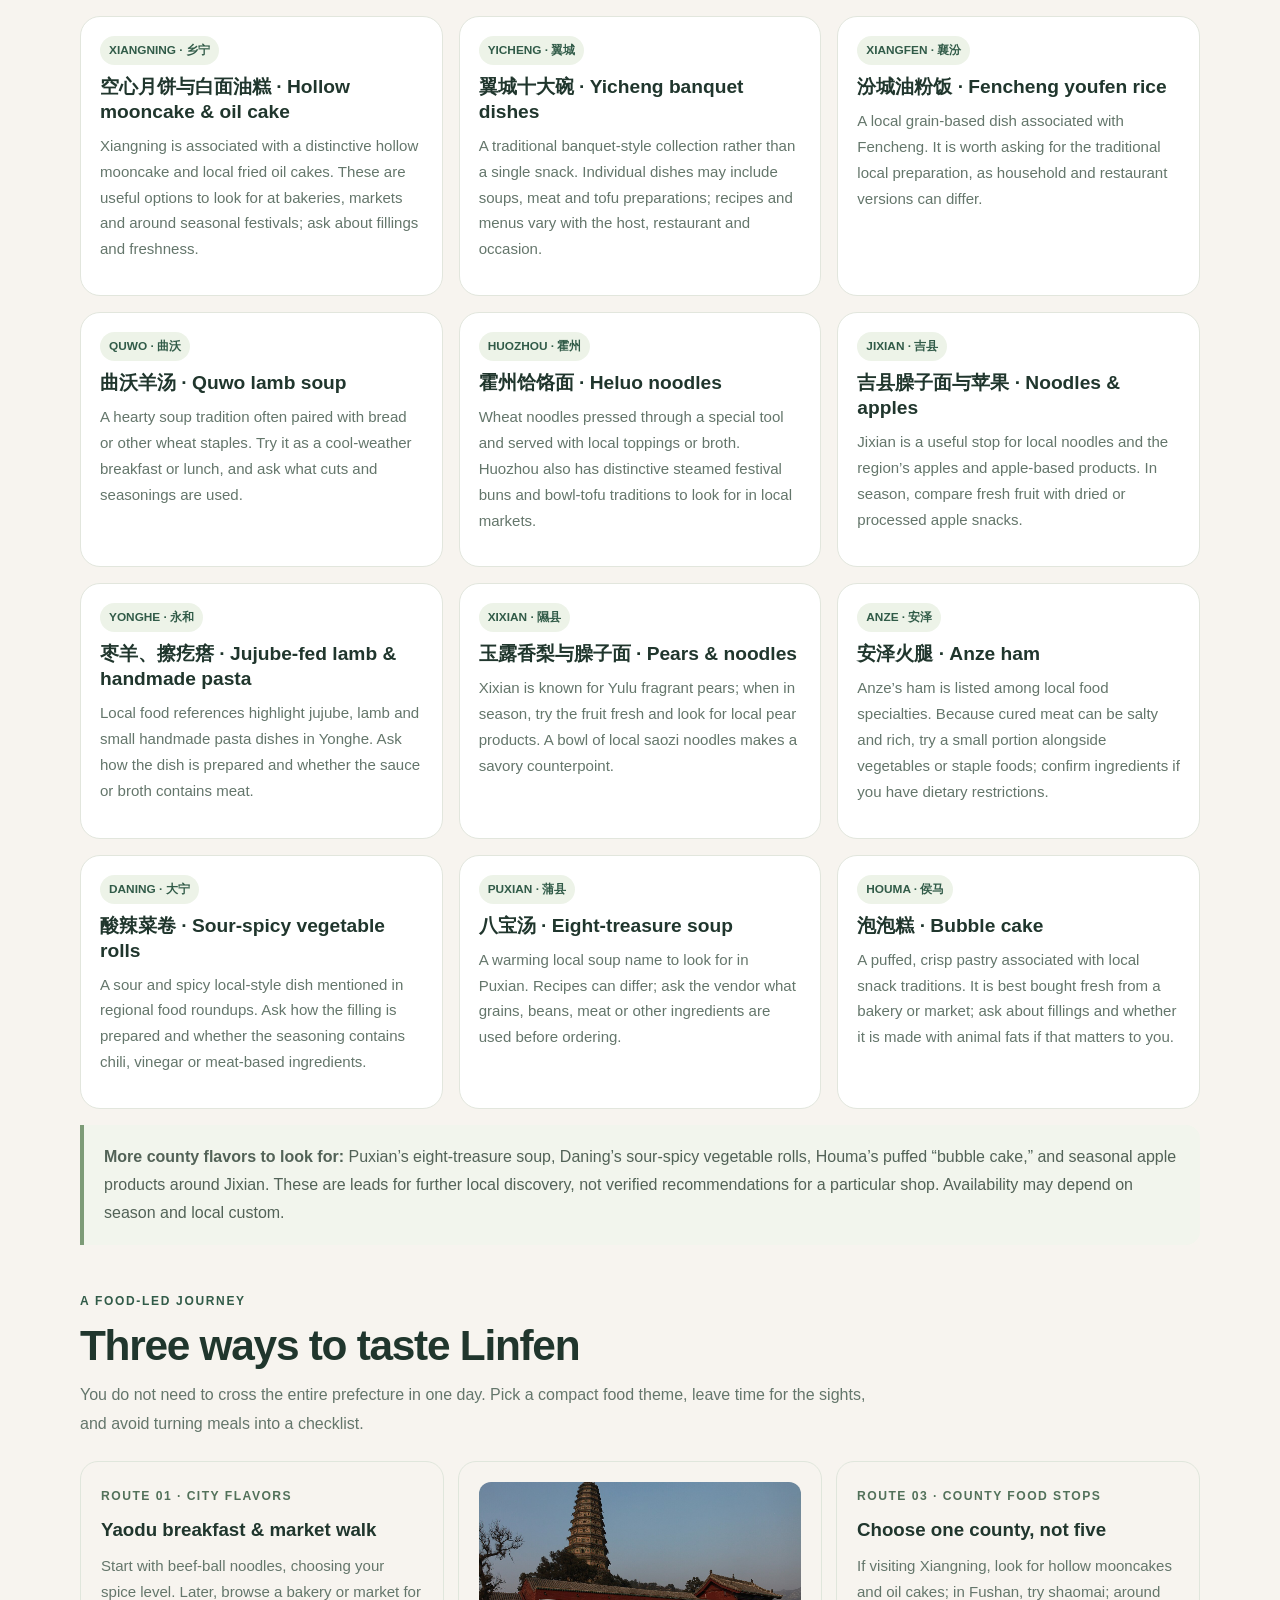
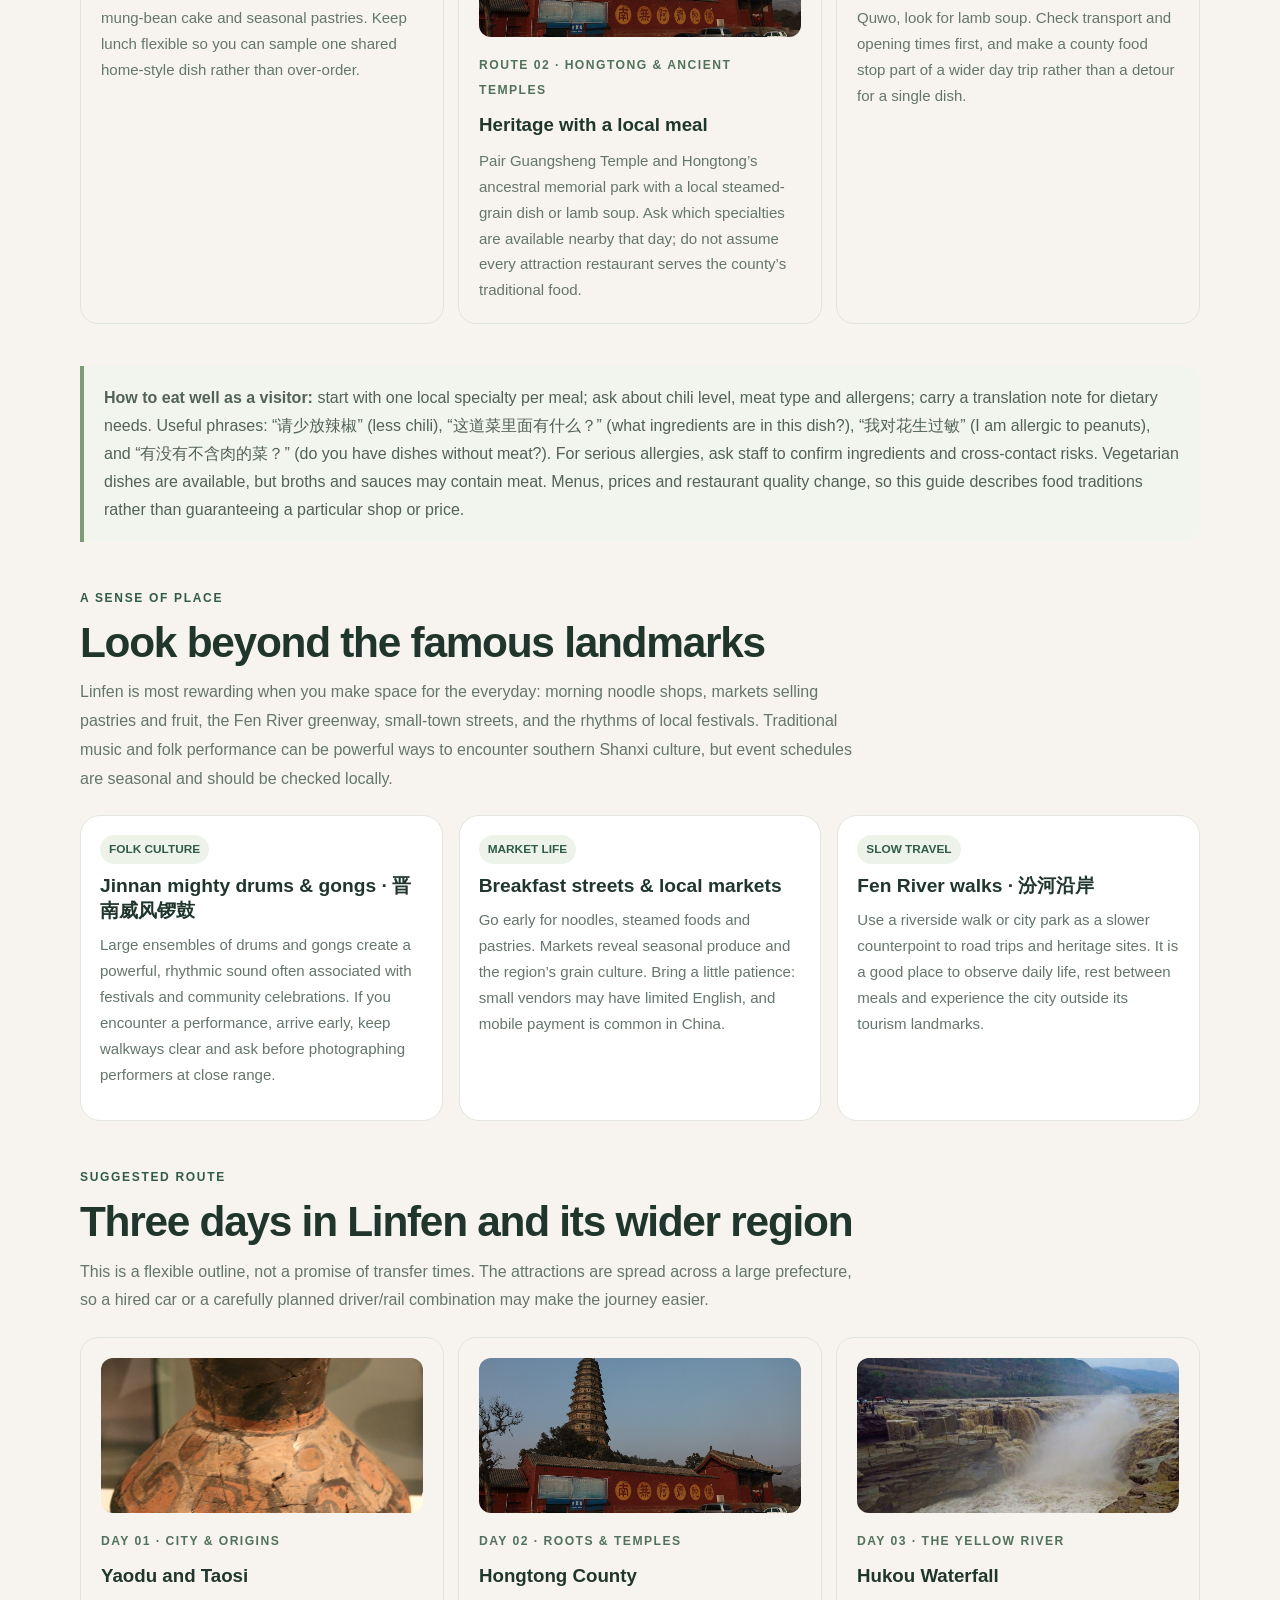
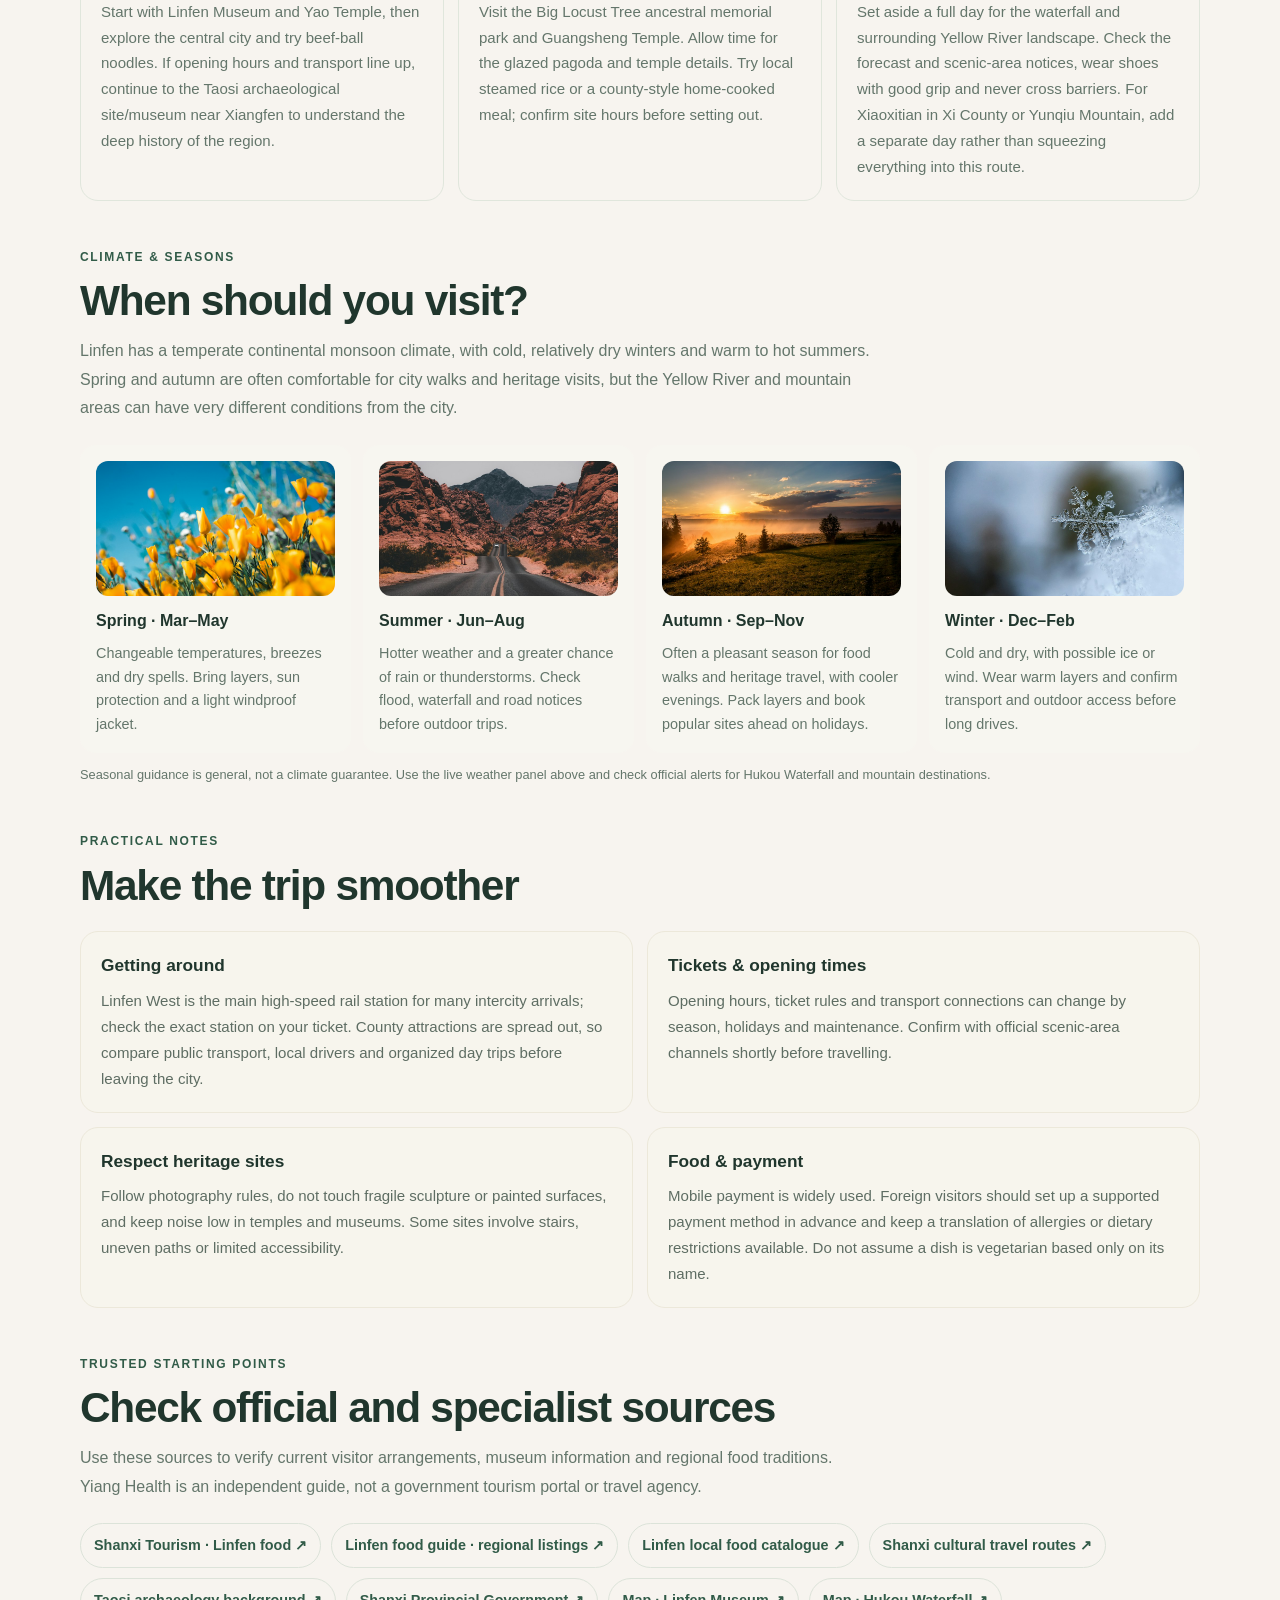
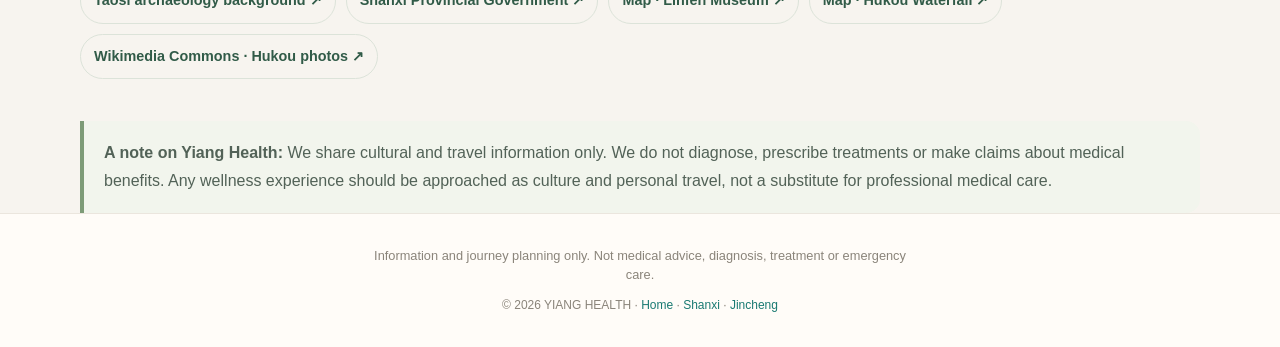
<file: linfen.html>
<!DOCTYPE html>
<html lang="en">
<head>
  <meta charset="UTF-8">
  <meta name="viewport" content="width=device-width, initial-scale=1">
  <meta name="description" content="Discover Linfen, southern Shanxi: Hukou Waterfall on the Yellow River, ancient Chinese civilization at Taosi, Hongtong's roots-seeking traditions, remarkable temples and a deep local food culture.">
  <meta name="theme-color" content="#173e35">
  <title>Discover Linfen — Yellow River, Ancient China & Local Food | Yiang Health</title>
  <link rel="canonical" href="https://yiang1905.github.io/Yiang-Health/linfen.html">
  <link rel="stylesheet" href="style.css">
  <link rel="stylesheet" href="shanxi.css">
  <style>
    .lf-page{--lf-ink:#20362d;--lf-muted:#64766b;--lf-leaf:#315b48;--lf-cream:#f6f4ec;color:var(--lf-ink)}
    .lf-wrap{width:min(1120px,calc(100% - 36px));margin:0 auto}
    .lf-hero{position:relative;isolation:isolate;overflow:hidden;border-radius:28px;margin:26px 0 32px;min-height:490px;display:flex;align-items:end;background:#20362d;color:#fff}
    .lf-hero:before{content:"";position:absolute;inset:0;z-index:-2;background-image:linear-gradient(90deg,rgba(10,31,25,.83),rgba(10,31,25,.42) 56%,rgba(10,31,25,.12)),url('image/cities/linfen-hukou-waterfall.jpg');background-position:center 48%;background-size:cover}
    .lf-hero:after{content:"";position:absolute;inset:auto 0 0;height:35%;z-index:-1;background:linear-gradient(transparent,rgba(9,27,22,.55))}
    .lf-hero-content{padding:clamp(28px,6vw,68px);max-width:820px}
    .lf-eyebrow{font-size:.76rem;letter-spacing:.15em;text-transform:uppercase;font-weight:750;color:#d9e8d4}
    .lf-hero h1{font-size:clamp(2.5rem,6vw,5rem);line-height:1.02;letter-spacing:-.045em;margin:16px 0 18px;color:#fff}
    .lf-hero p{font-size:clamp(1rem,1.8vw,1.2rem);line-height:1.75;max-width:690px;color:#f2f5ef}
    .lf-actions{display:flex;flex-wrap:wrap;gap:10px;margin-top:24px}
    .lf-btn{display:inline-flex;align-items:center;gap:8px;border-radius:999px;padding:12px 18px;text-decoration:none;font-weight:700;background:#e5ead8;color:#20362d;border:1px solid #e5ead8}
    .lf-btn.alt{background:rgba(255,255,255,.1);color:#fff;border-color:rgba(255,255,255,.55)}
    .lf-section{margin:42px 0}
    .lf-kicker{font-size:.75rem;letter-spacing:.14em;text-transform:uppercase;font-weight:800;color:var(--lf-leaf)}
    .lf-heading{max-width:790px;margin-bottom:22px}
    .lf-heading h2{font-size:clamp(1.8rem,4vw,2.65rem);line-height:1.12;letter-spacing:-.03em;margin:9px 0 12px}
    .lf-heading p,.lf-copy{line-height:1.8;color:var(--lf-muted)}
    .lf-weather{background:#eef2e8;border:1px solid #dce5d6;border-radius:22px;padding:clamp(20px,3vw,30px);display:grid;grid-template-columns:1.1fr 1fr;gap:24px;align-items:center}
    .lf-weather h2{margin:6px 0 8px;font-size:1.55rem}.lf-weather-main{font-size:2.8rem;font-weight:800;letter-spacing:-.05em}.lf-weather-meta{color:var(--lf-muted);line-height:1.7}.lf-forecast{display:grid;grid-template-columns:repeat(3,minmax(0,1fr));gap:9px}.lf-day{background:rgba(255,255,255,.75);border-radius:14px;padding:13px 10px}.lf-day strong,.lf-day span{display:block}.lf-day strong{font-size:.84rem}.lf-day span{font-size:.9rem;margin-top:6px}.lf-small{font-size:.8rem;color:var(--lf-muted);line-height:1.6}
    .lf-grid{display:grid;grid-template-columns:repeat(3,minmax(0,1fr));gap:16px}
    .lf-card{overflow:hidden;border:1px solid #e2e6dd;border-radius:20px;background:#fff;display:flex;flex-direction:column;min-width:0}
    .lf-card img{display:block;width:100%;height:205px;object-fit:cover;background:#e5e8df}
    .lf-card-body{padding:19px;display:flex;flex:1;flex-direction:column;align-items:flex-start}
    .lf-card h3{font-size:1.2rem;line-height:1.3;margin:0 0 8px}.lf-card p{font-size:.94rem;line-height:1.72;color:var(--lf-muted);margin:0 0 14px}
    .lf-tag{font-size:.74rem;color:#315b48;background:#edf3e8;border-radius:999px;padding:5px 9px;margin-bottom:10px;font-weight:750}
    .lf-text-link{font-weight:750;color:#315b48;text-decoration:underline;text-underline-offset:3px;margin-top:auto}
    .lf-food-grid{display:grid;grid-template-columns:repeat(2,minmax(0,1fr));gap:14px}
    .lf-food{border-radius:18px;padding:20px;background:#f7f5ed;border:1px solid #ece8da}
    .lf-food h3{margin:0 0 7px;font-size:1.08rem}.lf-food .lf-pinyin{font-size:.78rem;color:#6c796d;font-weight:700;letter-spacing:.02em}.lf-food p{margin:8px 0 0;color:#5e6d63;line-height:1.72;font-size:.94rem}
    .lf-note{padding:18px 20px;border-left:4px solid #7d9b77;background:#f2f5ed;border-radius:0 14px 14px 0;line-height:1.75;color:#526257}
    .lf-itinerary{display:grid;grid-template-columns:repeat(3,minmax(0,1fr));gap:14px}.lf-dayplan{padding:20px;border:1px solid #e0e6dc;border-radius:18px}.lf-dayplan .num{font-size:.76rem;color:#52715a;letter-spacing:.12em;font-weight:800}.lf-dayplan h3{margin:8px 0}.lf-dayplan p{line-height:1.72;color:var(--lf-muted);font-size:.94rem}
    .lf-climate-grid{display:grid;grid-template-columns:repeat(4,minmax(0,1fr));gap:12px}.lf-season{background:#f7f6f0;border-radius:16px;padding:16px}.lf-season h3{font-size:1rem;margin:0 0 8px}.lf-season p{font-size:.9rem;line-height:1.65;color:var(--lf-muted);margin:0}
    .lf-source-list{display:flex;flex-wrap:wrap;gap:10px}.lf-source-list a{display:inline-flex;padding:10px 13px;border:1px solid #dce3d9;border-radius:999px;color:#315b48;text-decoration:none;font-weight:700;font-size:.9rem}
    .lf-footer-note{font-size:.82rem;color:#68786c;line-height:1.7}
    @media(max-width:800px){.lf-grid{grid-template-columns:repeat(2,minmax(0,1fr))}.lf-itinerary{grid-template-columns:1fr}.lf-climate-grid{grid-template-columns:repeat(2,minmax(0,1fr))}.lf-weather{grid-template-columns:1fr}}
    @media(max-width:540px){.lf-wrap{width:min(100% - 24px,1120px)}.lf-hero{min-height:530px;border-radius:20px}.lf-grid,.lf-food-grid{grid-template-columns:1fr}.lf-card img{height:220px}.lf-forecast{grid-template-columns:repeat(3,minmax(0,1fr))}.lf-weather-main{font-size:2.4rem}.lf-section{margin:34px 0}}
    .lf-food-photo,.lf-season-photo,.lf-route-photo{display:block;width:100%;object-fit:cover;background:#e5e8df}.lf-food-photo{height:180px;border-radius:12px;margin-bottom:14px}.lf-food{overflow:hidden}.lf-season-photo{height:135px;border-radius:12px;margin-bottom:12px}.lf-route-photo{height:155px;border-radius:12px;margin-bottom:14px}.lf-food-grid .lf-food{min-width:0}
  </style>
</head>
<body>
<header class="site-header"><div class="header-inner">
  <a href="index.html" class="logo" aria-label="Yiang Health home">YIANG <span>HEALTH</span></a>
  <button class="nav-toggle" aria-label="Menu" type="button" aria-expanded="false"><span></span><span></span><span></span></button>
  <ul class="nav-links"><li><a href="index.html">Home</a></li><li><a href="destinations.html">Destinations</a></li><li><a href="planner.html">Plan Journey</a></li><li><a href="safety.html">Safety</a></li></ul>
  <div class="header-actions"><select id="lang-select" aria-label="Language"></select><a href="shanxi.html?city=linfen" class="btn btn-primary">Shanxi Guide</a></div>
</div></header>
<main class="lf-page"><div class="lf-wrap">
  <p class="shx-breadcrumb"><a href="index.html">Yiang Health</a> / <a href="shanxi.html">Shanxi</a> / Linfen</p>
  <section class="lf-hero">
    <div class="lf-hero-content"><span class="lf-eyebrow">SOUTHERN SHANXI · THE FEN RIVER VALLEY</span><h1>Linfen.<br>Where China’s stories run deep.</h1><p>Come for the thunder of the Yellow River. Stay for ancient civilization, extraordinary temples, family-root traditions and the generous, bold flavors of southern Shanxi. Linfen rewards travelers who take time to look, listen and eat.</p><div class="lf-actions"><a class="lf-btn" href="#food">Taste Linfen’s food ↓</a><a class="lf-btn alt" href="#food-map">Explore county specialties ↗</a><a class="lf-btn alt" href="#journey">Plan a 3-day journey ↗</a></div></div>
  </section>
  <section class="lf-section"><div class="lf-heading"><span class="lf-kicker">START HERE</span><h2>A destination with more than one story</h2><p>Linfen lies in southwestern Shanxi, in the Fen River valley and near the middle reaches of the Yellow River. It is not one single attraction: the wider prefecture includes the historic city, the Taosi archaeological landscape, Hongtong’s ancestral traditions, the mountain temples of western Shanxi and the immense force of Hukou Waterfall. Distances between these places mean it is best explored as a small regional journey rather than a rushed day trip.</p></div>
    <div class="lf-weather" aria-live="polite"><div><span class="lf-kicker">LIVE WEATHER · YAODU DISTRICT</span><h2>Check the sky before you set out</h2><div class="lf-weather-main" id="lf-temp">Loading…</div><div class="lf-weather-meta" id="lf-weather-desc">Fetching current conditions for central Linfen.</div><p class="lf-small" id="lf-weather-updated">Weather supplied by Open-Meteo. Forecasts can change; check local alerts before mountain or river trips.</p></div><div><div class="lf-forecast" id="lf-forecast"><div class="lf-day"><strong>Today</strong><span>Loading…</span></div><div class="lf-day"><strong>Tomorrow</strong><span>Loading…</span></div><div class="lf-day"><strong>Next day</strong><span>Loading…</span></div></div><p class="lf-small">This is the weather near central Linfen, not a forecast for every county. Conditions at Hukou Waterfall and in the mountains may differ.</p></div></div>
  </section>
  <section class="lf-section"><div class="lf-heading"><span class="lf-kicker">LANDSCAPE & HERITAGE</span><h2>Places worth travelling for</h2><p>Use Linfen as a base for several distinct experiences: prehistoric archaeology, family history, Buddhist art and the raw power of the Yellow River. Confirm ticketing, opening hours and transport before departure.</p></div>
    <div class="lf-grid">
      <article class="lf-card"><img src="image/cities/linfen-hukou-waterfall.jpg" alt="The Yellow River surging through Hukou Waterfall" loading="lazy"><div class="lf-card-body"><span class="lf-tag">THE BIG NATURAL SPECTACLE</span><h3>Hukou Waterfall · 壶口瀑布</h3><p>The Yellow River is squeezed through a narrow rock channel, creating a roaring curtain of ochre water and drifting mist. Water volume and color vary by season; spring and periods of higher flow can feel especially dramatic. Stay behind barriers and obey staff instructions around wet, slippery viewing areas.</p><a class="lf-text-link" href="https://www.google.com/maps/search/?api=1&query=Hukou+Waterfall+Shanxi" target="_blank" rel="noopener">Open map ↗</a></div></article>
      <article class="lf-card"><img src="image/cities/linfen-guangsheng-temple.jpg" alt="Feihong Pagoda and temple buildings at Guangsheng Temple" loading="lazy"><div class="lf-card-body"><span class="lf-tag">ARCHITECTURE & ART</span><h3>Guangsheng Temple · 广胜寺</h3><p>In Hongtong County, this temple complex is celebrated for its vividly glazed Feihong Pagoda and long history. Look closely at the glazed surfaces, layered rooflines and mountain setting. It is a rewarding stop for travelers interested in Chinese religious architecture and traditional craftsmanship.</p><a class="lf-text-link" href="https://www.google.com/maps/search/?api=1&query=Guangsheng+Temple+Hongtong" target="_blank" rel="noopener">Open map ↗</a></div></article>
      <article class="lf-card"><img src="image/cities/linfen-xiaoxitian.jpg" alt="The Great Buddha Hall at Xiaoxitian in Xi County" loading="lazy"><div class="lf-card-body"><span class="lf-tag">A DIFFERENT KIND OF ART</span><h3>Little Western Paradise · 小西天</h3><p>In Xi County, Xiaoxitian is famous for an astonishing interior of dense, intricate Buddhist sculptures and suspended decorative figures. The visual effect is intimate and intricate rather than monumental. Allow time to observe quietly, and check current visitor rules because the historic interior is fragile.</p><a class="lf-text-link" href="https://www.google.com/maps/search/?api=1&query=Xiaoxitian+Xi+County+Linfen" target="_blank" rel="noopener">Open map ↗</a></div></article>
      <article class="lf-card"><img src="image/cities/linfen-taosi-pottery.jpg" alt="Painted pottery vessel excavated from the Taosi site, now in a museum collection" loading="lazy"><div class="lf-card-body"><span class="lf-tag">ORIGINS OF EARLY CHINA</span><h3>Taosi Archaeological Site · 陶寺遗址</h3><p>Near Xiangfen, the Taosi site offers a window into a complex society more than four thousand years ago. The site museum helps visitors understand early urban planning, craft production and archaeological debates about the origins of early Chinese civilization. Treat interpretations as evidence-led scholarship rather than a single settled legend.</p><a class="lf-text-link" href="https://www.google.com/maps/search/?api=1&query=Taosi+Site+Museum+Xiangfen" target="_blank" rel="noopener">Open map ↗</a></div></article>
      <article class="lf-card"><div class="lf-card-body"><span class="lf-tag">ROOTS & FAMILY HISTORY</span><h3>Hongtong Big Locust Tree · 洪洞大槐树</h3><p>The ancestral memorial park is connected with family migration stories passed down across generations. Many visitors come to explore genealogy, memory and belonging. The site is best understood as a living tradition of remembrance, with historical narratives interpreted through local culture.</p><a class="lf-text-link" href="https://www.google.com/maps/search/?api=1&query=Hongtong+Big+Locust+Tree+Ancestor+Memorial+Park" target="_blank" rel="noopener">Open map ↗</a></div></article>
      <article class="lf-card"><div class="lf-card-body"><span class="lf-tag">CITY & CULTURE</span><h3>Yao Temple and Linfen Museum · 尧庙与临汾市博物馆</h3><p>Begin in Yaodu District to get oriented: Yao Temple connects the city with the cultural memory of Emperor Yao, while the museum provides a broader archaeological and historical context. The central Drum Tower and everyday food streets help balance the history with the city’s present-day rhythm.</p><a class="lf-text-link" href="https://www.google.com/maps/search/?api=1&query=Linfen+Museum+Shanxi" target="_blank" rel="noopener">Open map ↗</a></div></article>
    </div>
    <p class="lf-footer-note">Image credits: <a href="https://commons.wikimedia.org/wiki/File:Hukou_Waterfalls_(20170930163540).jpg" target="_blank" rel="noopener">Hukou Waterfalls (2017)</a> — N509FZ, CC BY-SA 4.0; <a href="https://commons.wikimedia.org/wiki/File:%E5%B9%BF%E8%83%9C%E5%AF%BA_03.JPG" target="_blank" rel="noopener">Guangsheng Temple</a> — Artsxiang, CC BY-SA 3.0; <a href="https://commons.wikimedia.org/wiki/File:%E9%9A%B0%E5%8E%BF%E5%B0%8F%E8%A5%BF%E5%A4%A9%E5%A4%A7%E9%9B%84%E5%AE%9D%E6%AE%BF.JPG" target="_blank" rel="noopener">Xiaoxitian</a> — 三猎, CC BY-SA 4.0; <a href="https://commons.wikimedia.org/wiki/File:Painted_Pottery_Pot_Taosi_Culture,_Early_Period_(2,300%E2%80%942,100_BCE)_Excavated_at_the_Taosi_Site,_Xiangfen_County,_Shanxi._Capital_Museum,_Beijing.jpg" target="_blank" rel="noopener">Taosi painted pottery vessel</a> — Fo Guang Shan via Chinese Notes, CC BY-SA 4.0. The Taosi image shows a museum collection object, not an in-situ site photograph. Seasonal landscape illustrations are from Unsplash and are not location-specific.</p>
  </section>
  <section class="lf-section" id="food"><div class="lf-heading"><span class="lf-kicker">THE HEART OF THIS GUIDE</span><h2>Eat your way through Linfen</h2><p>Linfen’s food is not just “Shanxi noodles.” Southern Shanxi has its own habits, textures and local specialties: spicy beef-ball noodles in the city, warming lamb soups, steamed yellow-millet rice, regional pastries and home-style dishes that vary from county to county. The best approach is to try small portions across several meals and ask locals what is seasonal.</p></div>
    <div class="lf-food-grid">
      <article class="lf-food"><span class="lf-pinyin">LINFEN CITY · HALAL SPECIALTY</span><h3>牛肉丸子面 · Beef-ball noodles</h3><p>A signature Linfen bowl: springy wheat noodles with beef and beef meatballs in a deeply flavored, often vivid-red chili-oil broth, finished with herbs. It can be spicy, oily and aromatic. Ask for a milder bowl if needed; “少辣” means less spicy. For a halal meal, confirm the restaurant’s current certification and preparation practices.</p></article>
      <article class="lf-food"><span class="lf-pinyin">SOUTHERN SHANXI · COMFORT FOOD</span><h3>羊杂割 / 羊汤 · Lamb offal soup or lamb soup</h3><p>Warm, savory broth served with lamb cuts or offal, often with flatbread or noodles. Recipes differ by town and shop. It is a classic cold-weather breakfast or early meal; ask what cuts are included if you have dietary preferences.</p></article>
      <article class="lf-food"><span class="lf-pinyin">HONGTONG · SWEET & SOFT</span><h3>河西蒸饭 · Hexi steamed rice</h3><p>A local sweet staple often made with yellow millet, dates and beans, steamed until soft, fragrant and gently sweet. It is quite different from plain white rice and makes a good contrast to Linfen’s spicy noodles and rich soups.</p></article>
      <article class="lf-food"><span class="lf-pinyin">FUSHAN · HANDMADE PASTRY</span><h3>浮山烧麦 · Fushan shaomai</h3><p>Thin wrappers gathered around a savory filling and steamed until tender. Local versions and fillings vary; enjoy them as breakfast, a snack or part of a shared meal. Ask whether the filling contains pork, beef or vegetables.</p></article>
      <article class="lf-food"><span class="lf-pinyin">XIANGNING · FESTIVE BAKING</span><h3>乡宁空心月饼 · Xiangning hollow mooncake</h3><p>A distinctive local pastry with a hollow interior and crisp, patterned crust. It is especially associated with seasonal and festive eating, and travels well as a gift. Ask sellers about fillings and shelf life.</p></article>
      <article class="lf-food"><span class="lf-pinyin">WIDE REGIONAL TRADITION</span><h3>吴家熏肉 · Wu-family-style smoked meat</h3><p>Smoked and seasoned meat is part of the region’s savory food culture. Thin slices are often eaten with staple foods or shared as a cold dish. Because it is meat-based and may be salty, pair it with vegetables and noodles rather than ordering only rich dishes.</p></article>
      <article class="lf-food"><span class="lf-pinyin">YICHENG · WOK-FRIED NOODLES</span><h3>翼城生炒面 · Yicheng stir-fried noodles</h3><p>Wheat noodles are stir-fried with vegetables and seasonings for a chewy, savory dish with wok aroma. It is a good option if you want noodles without a soup base; ingredients vary from restaurant to restaurant.</p></article>
      <article class="lf-food"><span class="lf-pinyin">XIANGFEN · LOCAL GRAIN COOKING</span><h3>襄汾油粉饭 · Xiangfen youfen rice</h3><p>A regional grain-based comfort food whose preparation is rooted in local household cooking. It is worth asking for the shop’s version and how it is made; names and recipes can vary between communities.</p></article>
      <article class="lf-food"><span class="lf-pinyin">QUWO · SOUP & NOODLES</span><h3>曲沃羊汤 · Quwo lamb soup</h3><p>A hearty local soup tradition, especially welcome on cool days. Try it with local bread or noodles and compare it with the lamb soups served in Linfen city and neighboring counties.</p></article>
      <article class="lf-food"><span class="lf-pinyin">HUOZHOU · WHEAT SPECIALTY</span><h3>霍州饸饹面 · Huozhou heluo noodles</h3><p>Long noodles pressed through a special tool, giving them a distinctive shape and springy bite. They are served with local toppings or broth, reflecting the central role of wheat in everyday Shanxi cooking.</p></article>
      <article class="lf-food"><span class="lf-pinyin">YAODU · TEA-TIME SWEET</span><h3>临汾绿豆糕 · Linfen mung-bean cake</h3><p>A delicate, crumbly sweet made with mung-bean ingredients and sugar; some traditional recipes include floral notes. It is a gentle finish after spicy or savory dishes and a convenient local snack to take away.</p></article>
      <article class="lf-food"><span class="lf-pinyin">FOR A GROUP MEAL</span><h3>晋南家常菜与传统席面 · Southern Shanxi home-style banquet</h3><p>For a fuller experience, order several shared dishes: seasonal vegetables, tofu, braised meat, noodles and local pastries. Traditional banquet styles differ by county and occasion; ask the restaurant to explain the dishes rather than assuming one fixed menu represents all of Linfen.</p></article>
    </div>
    <section class="lf-section" id="food-map" aria-labelledby="lf-food-map-title">
      <div class="lf-heading"><span class="lf-kicker">A COUNTY-BY-COUNTY FOOD MAP</span><h2 id="lf-food-map-title">Follow the flavors across Linfen</h2><p>Linfen is a prefecture, not just the downtown area. Some of its most memorable dishes are tied to individual counties and towns. Use this as a tasting checklist; the dishes below are regional leads, not a claim that every restaurant in that place serves them.</p></div>
      <div class="lf-grid">
        <article class="lf-card"><div class="lf-card-body"><span class="lf-tag">YAODU · CENTRAL LINFEN</span><h3>牛肉丸子面 · Beef-ball noodles</h3><p>The city’s best-known signature: noodles, beef, meatballs and a spicy, aromatic broth. Ask for less chili if you prefer a milder flavor. Also look for street-side noodle shops and local breakfast foods.</p></div></article>
        <article class="lf-card"><div class="lf-card-body"><span class="lf-tag">HONGTONG · 洪洞</span><h3>河西蒸饭 · Steamed millet rice</h3><p>Soft, sweet steamed grain dishes are a local favorite; the wider Hongtong food tradition also includes lamb offal soup and the Nanmen Dongyuanxiao lantern-festival snack. Ask vendors which items are freshly made that day.</p></div></article>
        <article class="lf-card"><div class="lf-card-body"><span class="lf-tag">FUSHAN · 浮山</span><h3>浮山烧麦 · Fushan shaomai</h3><p>A handmade, steamed dumpling-style pastry. It is a good shared breakfast or snack; check the filling before ordering, especially if avoiding a particular meat.</p></div></article>
        <article class="lf-card"><div class="lf-card-body"><span class="lf-tag">XIANGNING · 乡宁</span><h3>空心月饼与白面油糕 · Hollow mooncake & oil cake</h3><p>Xiangning is associated with a distinctive hollow mooncake and local fried oil cakes. These are useful options to look for at bakeries, markets and around seasonal festivals; ask about fillings and freshness.</p></div></article>
        <article class="lf-card"><div class="lf-card-body"><span class="lf-tag">YICHENG · 翼城</span><h3>翼城十大碗 · Yicheng banquet dishes</h3><p>A traditional banquet-style collection rather than a single snack. Individual dishes may include soups, meat and tofu preparations; recipes and menus vary with the host, restaurant and occasion.</p></div></article>
        <article class="lf-card"><div class="lf-card-body"><span class="lf-tag">XIANGFEN · 襄汾</span><h3>汾城油粉饭 · Fencheng youfen rice</h3><p>A local grain-based dish associated with Fencheng. It is worth asking for the traditional local preparation, as household and restaurant versions can differ.</p></div></article>
        <article class="lf-card"><div class="lf-card-body"><span class="lf-tag">QUWO · 曲沃</span><h3>曲沃羊汤 · Quwo lamb soup</h3><p>A hearty soup tradition often paired with bread or other wheat staples. Try it as a cool-weather breakfast or lunch, and ask what cuts and seasonings are used.</p></div></article>
        <article class="lf-card"><div class="lf-card-body"><span class="lf-tag">HUOZHOU · 霍州</span><h3>霍州饸饹面 · Heluo noodles</h3><p>Wheat noodles pressed through a special tool and served with local toppings or broth. Huozhou also has distinctive steamed festival buns and bowl-tofu traditions to look for in local markets.</p></div></article>
        <article class="lf-card"><div class="lf-card-body"><span class="lf-tag">JIXIAN · 吉县</span><h3>吉县臊子面与苹果 · Noodles & apples</h3><p>Jixian is a useful stop for local noodles and the region’s apples and apple-based products. In season, compare fresh fruit with dried or processed apple snacks.</p></div></article>
        <article class="lf-card"><div class="lf-card-body"><span class="lf-tag">YONGHE · 永和</span><h3>枣羊、擦疙瘩 · Jujube-fed lamb & handmade pasta</h3><p>Local food references highlight jujube, lamb and small handmade pasta dishes in Yonghe. Ask how the dish is prepared and whether the sauce or broth contains meat.</p></div></article>
        <article class="lf-card"><div class="lf-card-body"><span class="lf-tag">XIXIAN · 隰县</span><h3>玉露香梨与臊子面 · Pears & noodles</h3><p>Xixian is known for Yulu fragrant pears; when in season, try the fruit fresh and look for local pear products. A bowl of local saozi noodles makes a savory counterpoint.</p></div></article>
        <article class="lf-card"><div class="lf-card-body"><span class="lf-tag">ANZE · 安泽</span><h3>安泽火腿 · Anze ham</h3><p>Anze’s ham is listed among local food specialties. Because cured meat can be salty and rich, try a small portion alongside vegetables or staple foods; confirm ingredients if you have dietary restrictions.</p></div></article>
        <article class="lf-card"><div class="lf-card-body"><span class="lf-tag">DANING · 大宁</span><h3>酸辣菜卷 · Sour-spicy vegetable rolls</h3><p>A sour and spicy local-style dish mentioned in regional food roundups. Ask how the filling is prepared and whether the seasoning contains chili, vinegar or meat-based ingredients.</p></div></article>
        <article class="lf-card"><div class="lf-card-body"><span class="lf-tag">PUXIAN · 蒲县</span><h3>八宝汤 · Eight-treasure soup</h3><p>A warming local soup name to look for in Puxian. Recipes can differ; ask the vendor what grains, beans, meat or other ingredients are used before ordering.</p></div></article>
        <article class="lf-card"><div class="lf-card-body"><span class="lf-tag">HOUMA · 侯马</span><h3>泡泡糕 · Bubble cake</h3><p>A puffed, crisp pastry associated with local snack traditions. It is best bought fresh from a bakery or market; ask about fillings and whether it is made with animal fats if that matters to you.</p></div></article>
      </div>
      <div class="lf-note" style="margin-top:16px"><strong>More county flavors to look for:</strong> Puxian’s eight-treasure soup, Daning’s sour-spicy vegetable rolls, Houma’s puffed “bubble cake,” and seasonal apple products around Jixian. These are leads for further local discovery, not verified recommendations for a particular shop. Availability may depend on season and local custom.</div>
    </section>
    <section class="lf-section" id="food-route">
      <div class="lf-heading"><span class="lf-kicker">A FOOD-LED JOURNEY</span><h2>Three ways to taste Linfen</h2><p>You do not need to cross the entire prefecture in one day. Pick a compact food theme, leave time for the sights, and avoid turning meals into a checklist.</p></div>
      <div class="lf-itinerary">
        <article class="lf-dayplan lf-no-photo"><span class="num">ROUTE 01 · CITY FLAVORS</span><h3>Yaodu breakfast & market walk</h3><p>Start with beef-ball noodles, choosing your spice level. Later, browse a bakery or market for mung-bean cake and seasonal pastries. Keep lunch flexible so you can sample one shared home-style dish rather than over-order.</p></article>
        <article class="lf-dayplan"><img class="lf-route-photo" src="image/cities/linfen-guangsheng-temple.jpg" alt="Feihong Pagoda and temple buildings at Guangsheng Temple in Hongtong County" loading="lazy"><span class="num">ROUTE 02 · HONGTONG & ANCIENT TEMPLES</span><h3>Heritage with a local meal</h3><p>Pair Guangsheng Temple and Hongtong’s ancestral memorial park with a local steamed-grain dish or lamb soup. Ask which specialties are available nearby that day; do not assume every attraction restaurant serves the county’s traditional food.</p></article>
        <article class="lf-dayplan lf-no-photo"><span class="num">ROUTE 03 · COUNTY FOOD STOPS</span><h3>Choose one county, not five</h3><p>If visiting Xiangning, look for hollow mooncakes and oil cakes; in Fushan, try shaomai; around Quwo, look for lamb soup. Check transport and opening times first, and make a county food stop part of a wider day trip rather than a detour for a single dish.</p></article>
      </div>
    </section>
    <div class="lf-note" style="margin-top:18px"><strong>How to eat well as a visitor:</strong> start with one local specialty per meal; ask about chili level, meat type and allergens; carry a translation note for dietary needs. Useful phrases: “请少放辣椒” (less chili), “这道菜里面有什么？” (what ingredients are in this dish?), “我对花生过敏” (I am allergic to peanuts), and “有没有不含肉的菜？” (do you have dishes without meat?). For serious allergies, ask staff to confirm ingredients and cross-contact risks. Vegetarian dishes are available, but broths and sauces may contain meat. Menus, prices and restaurant quality change, so this guide describes food traditions rather than guaranteeing a particular shop or price.</div>
  </section>
  <section class="lf-section"><div class="lf-heading"><span class="lf-kicker">A SENSE OF PLACE</span><h2>Look beyond the famous landmarks</h2><p>Linfen is most rewarding when you make space for the everyday: morning noodle shops, markets selling pastries and fruit, the Fen River greenway, small-town streets, and the rhythms of local festivals. Traditional music and folk performance can be powerful ways to encounter southern Shanxi culture, but event schedules are seasonal and should be checked locally.</p></div><div class="lf-grid">
    <article class="lf-card"><div class="lf-card-body"><span class="lf-tag">FOLK CULTURE</span><h3>Jinnan mighty drums & gongs · 晋南威风锣鼓</h3><p>Large ensembles of drums and gongs create a powerful, rhythmic sound often associated with festivals and community celebrations. If you encounter a performance, arrive early, keep walkways clear and ask before photographing performers at close range.</p></div></article>
    <article class="lf-card"><div class="lf-card-body"><span class="lf-tag">MARKET LIFE</span><h3>Breakfast streets & local markets</h3><p>Go early for noodles, steamed foods and pastries. Markets reveal seasonal produce and the region’s grain culture. Bring a little patience: small vendors may have limited English, and mobile payment is common in China.</p></div></article>
    <article class="lf-card"><div class="lf-card-body"><span class="lf-tag">SLOW TRAVEL</span><h3>Fen River walks · 汾河沿岸</h3><p>Use a riverside walk or city park as a slower counterpoint to road trips and heritage sites. It is a good place to observe daily life, rest between meals and experience the city outside its tourism landmarks.</p></div></article>
  </div></section>
  <section class="lf-section" id="journey"><div class="lf-heading"><span class="lf-kicker">SUGGESTED ROUTE</span><h2>Three days in Linfen and its wider region</h2><p>This is a flexible outline, not a promise of transfer times. The attractions are spread across a large prefecture, so a hired car or a carefully planned driver/rail combination may make the journey easier.</p></div><div class="lf-itinerary">
    <article class="lf-dayplan"><img class="lf-route-photo" src="image/cities/linfen-taosi-pottery.jpg" alt="Painted pottery vessel excavated from the Taosi site, now in a museum collection" loading="lazy"><span class="num">DAY 01 · CITY & ORIGINS</span><h3>Yaodu and Taosi</h3><p>Start with Linfen Museum and Yao Temple, then explore the central city and try beef-ball noodles. If opening hours and transport line up, continue to the Taosi archaeological site/museum near Xiangfen to understand the deep history of the region.</p></article>
    <article class="lf-dayplan"><img class="lf-route-photo" src="image/cities/linfen-guangsheng-temple.jpg" alt="Feihong Pagoda and temple buildings at Guangsheng Temple in Hongtong County" loading="lazy"><span class="num">DAY 02 · ROOTS & TEMPLES</span><h3>Hongtong County</h3><p>Visit the Big Locust Tree ancestral memorial park and Guangsheng Temple. Allow time for the glazed pagoda and temple details. Try local steamed rice or a county-style home-cooked meal; confirm site hours before setting out.</p></article>
    <article class="lf-dayplan"><img class="lf-route-photo" src="image/cities/linfen-hukou-waterfall.jpg" alt="Hukou Waterfalls on the Yellow River" loading="lazy"><span class="num">DAY 03 · THE YELLOW RIVER</span><h3>Hukou Waterfall</h3><p>Set aside a full day for the waterfall and surrounding Yellow River landscape. Check the forecast and scenic-area notices, wear shoes with good grip and never cross barriers. For Xiaoxitian in Xi County or Yunqiu Mountain, add a separate day rather than squeezing everything into this route.</p></article>
  </div></section>
  <section class="lf-section"><div class="lf-heading"><span class="lf-kicker">CLIMATE & SEASONS</span><h2>When should you visit?</h2><p>Linfen has a temperate continental monsoon climate, with cold, relatively dry winters and warm to hot summers. Spring and autumn are often comfortable for city walks and heritage visits, but the Yellow River and mountain areas can have very different conditions from the city.</p></div><div class="lf-climate-grid">
    <article class="lf-season"><img class="lf-season-photo" src="image/cities/linfen-spring.jpg" alt="Illustrative spring landscape; local weather varies" loading="lazy"><h3>Spring · Mar–May</h3><p>Changeable temperatures, breezes and dry spells. Bring layers, sun protection and a light windproof jacket.</p></article>
    <article class="lf-season"><img class="lf-season-photo" src="image/cities/linfen-summer.jpg" alt="Illustrative summer landscape; local weather varies" loading="lazy"><h3>Summer · Jun–Aug</h3><p>Hotter weather and a greater chance of rain or thunderstorms. Check flood, waterfall and road notices before outdoor trips.</p></article>
    <article class="lf-season"><img class="lf-season-photo" src="image/cities/linfen-autumn.jpg" alt="Illustrative autumn landscape; local weather varies" loading="lazy"><h3>Autumn · Sep–Nov</h3><p>Often a pleasant season for food walks and heritage travel, with cooler evenings. Pack layers and book popular sites ahead on holidays.</p></article>
    <article class="lf-season"><img class="lf-season-photo" src="image/cities/linfen-winter.jpg" alt="Illustrative winter landscape; local weather varies" loading="lazy"><h3>Winter · Dec–Feb</h3><p>Cold and dry, with possible ice or wind. Wear warm layers and confirm transport and outdoor access before long drives.</p></article>
  </div><p class="lf-small" style="margin-top:12px">Seasonal guidance is general, not a climate guarantee. Use the live weather panel above and check official alerts for Hukou Waterfall and mountain destinations.</p></section>
  <section class="lf-section"><div class="lf-heading"><span class="lf-kicker">PRACTICAL NOTES</span><h2>Make the trip smoother</h2></div><div class="lf-food-grid">
    <div class="lf-food"><h3>Getting around</h3><p>Linfen West is the main high-speed rail station for many intercity arrivals; check the exact station on your ticket. County attractions are spread out, so compare public transport, local drivers and organized day trips before leaving the city.</p></div>
    <div class="lf-food"><h3>Tickets & opening times</h3><p>Opening hours, ticket rules and transport connections can change by season, holidays and maintenance. Confirm with official scenic-area channels shortly before travelling.</p></div>
    <div class="lf-food"><h3>Respect heritage sites</h3><p>Follow photography rules, do not touch fragile sculpture or painted surfaces, and keep noise low in temples and museums. Some sites involve stairs, uneven paths or limited accessibility.</p></div>
    <div class="lf-food"><h3>Food & payment</h3><p>Mobile payment is widely used. Foreign visitors should set up a supported payment method in advance and keep a translation of allergies or dietary restrictions available. Do not assume a dish is vegetarian based only on its name.</p></div>
  </div></section>
  <section class="lf-section"><div class="lf-heading"><span class="lf-kicker">TRUSTED STARTING POINTS</span><h2>Check official and specialist sources</h2><p>Use these sources to verify current visitor arrangements, museum information and regional food traditions. Yiang Health is an independent guide, not a government tourism portal or travel agency.</p></div><div class="lf-source-list"><a href="https://www.sxwlw.com/home/index/food/cityid/10.html" target="_blank" rel="noopener">Shanxi Tourism · Linfen food ↗</a><a href="https://gd.huaxia.com/sxlf/zjlf/ms/" target="_blank" rel="noopener">Linfen food guide · regional listings ↗</a><a href="https://www.sohu.com/a/941169821_121106991" target="_blank" rel="noopener">Linfen local food catalogue ↗</a><a href="https://sxszfzgzb.shanxi.gov.cn/zshz/tzdt/202605/t20260506_10115854.shtml" target="_blank" rel="noopener">Shanxi cultural travel routes ↗</a><a href="https://wjw.shanxi.gov.cn/xwzx/szyw/202512/t20251202_10005623.shtml" target="_blank" rel="noopener">Taosi archaeology background ↗</a><a href="https://www.shanxi.gov.cn/" target="_blank" rel="noopener">Shanxi Provincial Government ↗</a><a href="https://www.google.com/maps/search/?api=1&amp;query=Linfen+Museum+Shanxi" target="_blank" rel="noopener">Map · Linfen Museum ↗</a><a href="https://www.google.com/maps/search/?api=1&amp;query=Hukou+Waterfall+Shanxi" target="_blank" rel="noopener">Map · Hukou Waterfall ↗</a><a href="https://commons.wikimedia.org/wiki/Category:Hukou_Waterfalls_in_Shanxi" target="_blank" rel="noopener">Wikimedia Commons · Hukou photos ↗</a></div></section>
  <div class="lf-note"><strong>A note on Yiang Health:</strong> We share cultural and travel information only. We do not diagnose, prescribe treatments or make claims about medical benefits. Any wellness experience should be approached as culture and personal travel, not a substitute for professional medical care.</div>
</div></main>
<footer class="site-footer"><div class="footer-inner"><p class="footer-disclaimer">Information and journey planning only. Not medical advice, diagnosis, treatment or emergency care.</p><p class="footer-copy">© 2026 YIANG HEALTH · <a href="index.html">Home</a> · <a href="shanxi.html?city=linfen">Shanxi</a> · <a href="jincheng.html">Jincheng</a></p></div></footer>
<script src="modules/i18n.js"></script><script src="script.js"></script><script src="modules/city-language.js"></script>
<script>
(function(){
 const temp=document.getElementById('lf-temp'), desc=document.getElementById('lf-weather-desc'), updated=document.getElementById('lf-weather-updated'), forecast=document.getElementById('lf-forecast');
 const weatherText={0:'Clear sky',1:'Mainly clear',2:'Partly cloudy',3:'Overcast',45:'Fog',48:'Depositing rime fog',51:'Light drizzle',53:'Drizzle',55:'Dense drizzle',56:'Freezing drizzle',57:'Dense freezing drizzle',61:'Slight rain',63:'Moderate rain',65:'Heavy rain',66:'Freezing rain',67:'Heavy freezing rain',71:'Slight snow',73:'Moderate snow',75:'Heavy snow',77:'Snow grains',80:'Rain showers',81:'Moderate rain showers',82:'Violent rain showers',85:'Snow showers',86:'Heavy snow showers',95:'Thunderstorm',96:'Thunderstorm with hail',99:'Severe thunderstorm with hail'};
 const dayNames=['Sunday','Monday','Tuesday','Wednesday','Thursday','Friday','Saturday'];
 fetch('https://api.open-meteo.com/v1/forecast?latitude=36.0889&longitude=111.5189&current=temperature_2m,relative_humidity_2m,apparent_temperature,is_day,precipitation,weather_code,wind_speed_10m&daily=weather_code,temperature_2m_max,temperature_2m_min&timezone=Asia%2FShanghai&forecast_days=4')
 .then(r=>{if(!r.ok)throw new Error('weather unavailable');return r.json()})
 .then(d=>{const c=d.current;temp.textContent=Math.round(c.temperature_2m)+'°C';desc.textContent=(weatherText[c.weather_code]||'Current conditions')+' · feels like '+Math.round(c.apparent_temperature)+'°C · humidity '+c.relative_humidity_2m+'% · wind '+Math.round(c.wind_speed_10m)+' km/h';updated.textContent='Updated '+new Date(c.time).toLocaleString('en-GB',{timeZone:'Asia/Shanghai',dateStyle:'medium',timeStyle:'short'})+' China Standard Time · Data: Open-Meteo.';forecast.innerHTML=d.daily.time.slice(1,4).map((date,i)=>{const dt=new Date(date+'T12:00:00+08:00');const label=dayNames[dt.getDay()];const j=i+1;return '<div class="lf-day"><strong>'+label+'</strong><span>'+(weatherText[d.daily.weather_code[j]]||'Forecast')+'</span><span>'+Math.round(d.daily.temperature_2m_min[j])+'° / '+Math.round(d.daily.temperature_2m_max[j])+'°C</span></div>'}).join('')})
 .catch(()=>{temp.textContent='Check local forecast';desc.textContent='Live weather could not be loaded right now. Please check a trusted weather service before travel.';updated.textContent='Forecast service unavailable; no live conditions are shown.';forecast.innerHTML='<div class="lf-day"><strong>Before travel</strong><span>Check forecast</span></div><div class="lf-day"><strong>Yellow River</strong><span>Check local notices</span></div><div class="lf-day"><strong>Mountains</strong><span>Check trail access</span></div>'});
})();
</script>
</body>
</html>
</file>
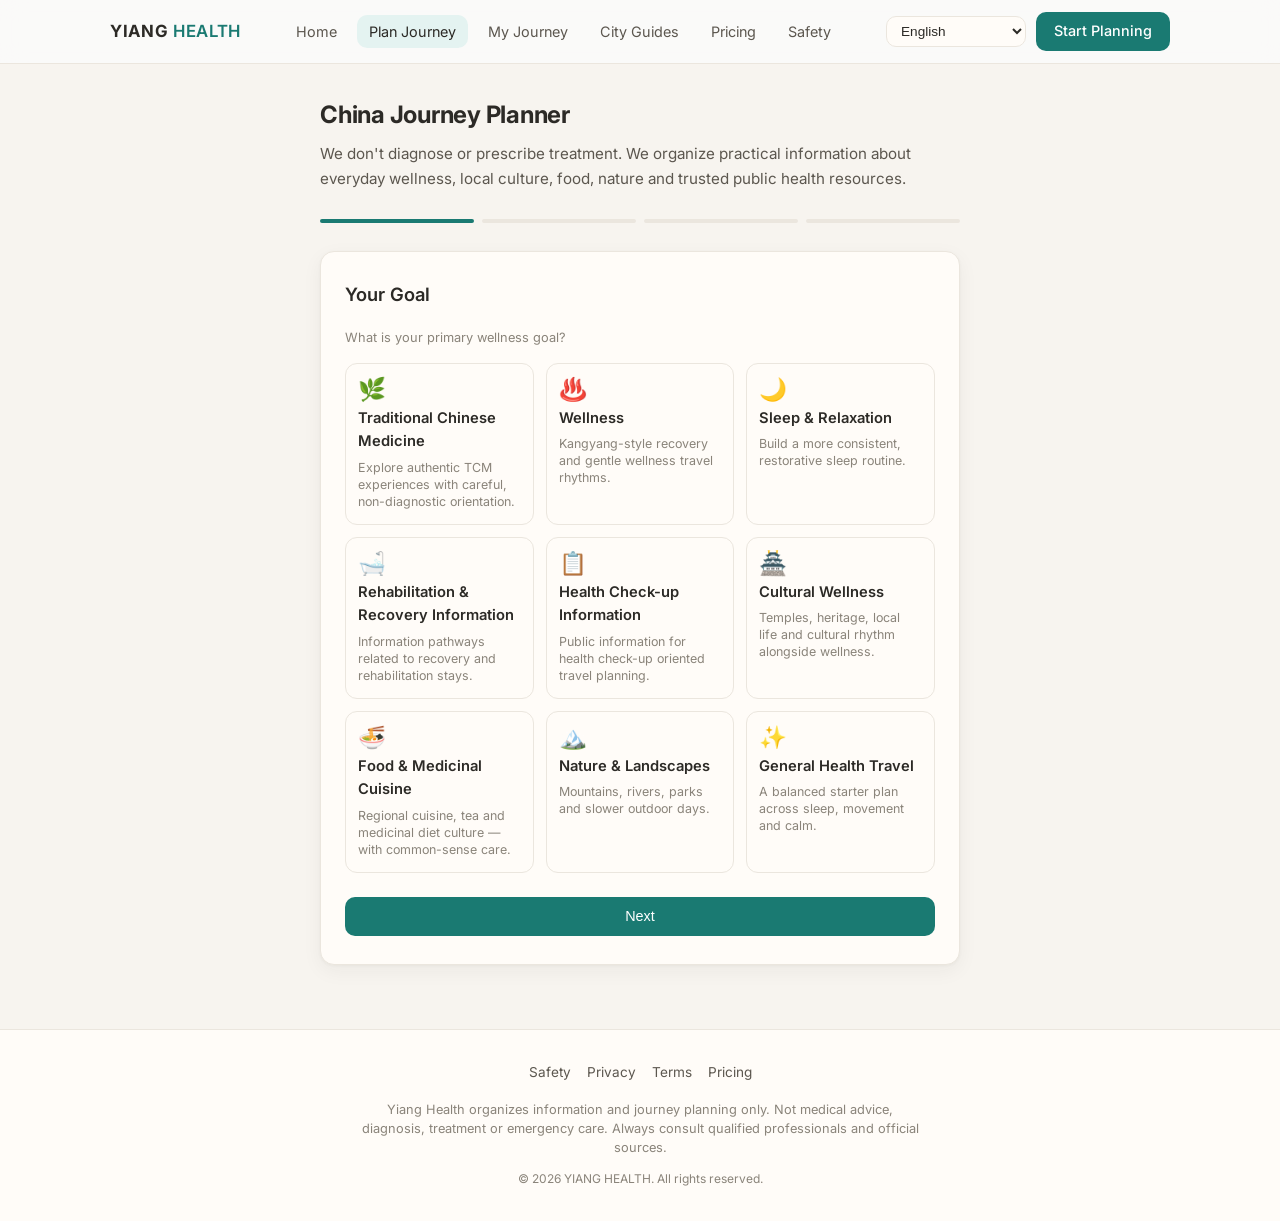
<file: planner.html>
<!DOCTYPE html>
<html lang="en">
<head>
  <meta charset="UTF-8">
  <meta name="viewport" content="width=device-width, initial-scale=1, viewport-fit=cover">
  <meta name="description" content="Plan your China TCM, wellness and culture journey with Yiang Health. Non-diagnostic information organization for global visitors.">
  <meta name="theme-color" content="#1a7a72">
  <meta property="og:title" content="China Journey Planner — Yiang Health">
  <meta property="og:description" content="Personalized wellness guidance for global users. Build better habits with clear daily actions.">
  <title>China Journey Planner — Yiang Health</title>
  <link rel="manifest" href="manifest.json">
  <link rel="stylesheet" href="style.css">
  <link href="https://fonts.googleapis.com/css2?family=Inter:wght@400;500;600;700&display=swap" rel="stylesheet">
</head>
<body>
  <header class="site-header">
    <div class="header-inner">
      <a href="index.html" class="logo">YIANG <span>HEALTH</span></a>
      <button class="nav-toggle" aria-label="Menu" type="button">
        <span></span><span></span><span></span>
      </button>
      <ul class="nav-links">
        <li><a href="index.html" data-i18n="nav_home">Home</a></li>
        <li><a href="planner.html" data-i18n="nav_planner">Planner</a></li>
        <li><a href="dashboard.html" data-i18n="nav_dashboard">My Plan</a></li>
        <li><a href="destinations.html" data-i18n="nav_destinations">Destinations</a></li>
        <li><a href="pricing.html" data-i18n="nav_pricing">Pricing</a></li>
        <li><a href="safety.html" data-i18n="nav_safety">Safety</a></li>
      </ul>
      <div class="header-actions">
        <select id="lang-select" aria-label="Language"></select>
        <a href="planner.html" class="btn btn-primary" data-i18n="nav_start">Start Your Plan</a>
      </div>
    </div>
  </header>

  <main class="main">
    <div class="planner-wrap">
      <h1 class="section-title" data-i18n="planner_title">China Journey Planner</h1>
      <p class="section-sub" data-i18n="corePosition">We don't diagnose. We help you build better wellness habits.</p>

      <div class="steps-indicator" id="steps-indicator">
        <div class="step-dot active" data-step="1"></div>
        <div class="step-dot" data-step="2"></div>
        <div class="step-dot" data-step="3"></div>
        <div class="step-dot" data-step="4"></div>
      </div>

      <div id="planner-form-wrap">
        <!-- Step 1: Purpose -->
        <div class="planner-step planner-card" data-step="1">
          <h2 data-i18n="planner_step1">Your Purpose</h2>
          <p class="form-hint mb-16" data-i18n="label_purpose">What best describes your interest in a China journey?</p>
          <div class="goal-grid" id="goal-grid" role="radiogroup" aria-label="Journey purposes">
            <!-- filled by JS -->
          </div>
          <div class="planner-actions">
            <button type="button" class="btn btn-primary" data-action="next" data-i18n="btn_next">Next</button>
          </div>
        </div>

        <!-- Step 2: About you -->
        <div class="planner-step planner-card hidden" data-step="2">
          <h2 data-i18n="planner_step2">About You</h2>
          <div class="form-group">
            <label for="input-age" data-i18n="label_age">Age Range</label>
            <select id="input-age">
              <option value="" data-i18n="select_placeholder">Please select</option>
              <option value="18-30" data-i18n="age_18_30">18–30</option>
              <option value="31-45" data-i18n="age_31_45">31–45</option>
              <option value="46-60" data-i18n="age_46_60">46–60</option>
              <option value="60+" data-i18n="age_60plus">60+</option>
            </select>
          </div>
          <div class="form-group">
            <label for="input-location" data-i18n="label_country">Country / Region</label>
            <input type="text" id="input-location" placeholder="e.g. United States, Germany, Japan…" autocomplete="country-name">
          </div>
          <div class="form-group">
            <label for="input-activity" data-i18n="label_activity">Activity Level</label>
            <select id="input-activity">
              <option value="" data-i18n="select_placeholder">Please select</option>
              <option value="sedentary" data-i18n="activity_sedentary">Mostly sedentary</option>
              <option value="light" data-i18n="activity_light">Light activity</option>
              <option value="moderate" data-i18n="activity_moderate">Moderately active</option>
              <option value="active" data-i18n="activity_active">Very active</option>
            </select>
          </div>
          <div class="planner-actions">
            <button type="button" class="btn btn-secondary" data-action="back" data-i18n="btn_back">Back</button>
            <button type="button" class="btn btn-primary" data-action="next" data-i18n="btn_next">Next</button>
          </div>
        </div>

        <!-- Step 3: Lifestyle -->
        <div class="planner-step planner-card hidden" data-step="3">
          <h2 data-i18n="planner_step3">Lifestyle</h2>
          <div class="form-group">
            <label for="input-sleep" data-i18n="label_sleep">Typical Sleep Pattern</label>
            <select id="input-sleep">
              <option value="" data-i18n="select_placeholder">Please select</option>
              <option value="short" data-i18n="sleep_short">Often under 6 hours</option>
              <option value="ok" data-i18n="sleep_ok">Usually 6–7 hours</option>
              <option value="good" data-i18n="sleep_good">Usually 7–9 hours</option>
              <option value="irregular" data-i18n="sleep_irregular">Irregular schedule</option>
            </select>
          </div>
          <div class="form-group">
            <label for="input-diet" data-i18n="label_diet">Diet Preference</label>
            <select id="input-diet">
              <option value="" data-i18n="select_placeholder">Please select</option>
              <option value="omnivore" data-i18n="diet_omnivore">Omnivore</option>
              <option value="vegetarian" data-i18n="diet_vegetarian">Vegetarian</option>
              <option value="vegan" data-i18n="diet_vegan">Vegan</option>
              <option value="other" data-i18n="diet_other">Other / Flexible</option>
            </select>
          </div>
          <div class="form-group">
            <label for="input-time" data-i18n="label_time">Daily Time for Wellness</label>
            <select id="input-time">
              <option value="" data-i18n="select_placeholder">Please select</option>
              <option value="15" data-i18n="time_15">About 15 minutes</option>
              <option value="30" data-i18n="time_30">About 30 minutes</option>
              <option value="60" data-i18n="time_60">About 60 minutes</option>
              <option value="90" data-i18n="time_90">90+ minutes</option>
            </select>
          </div>
          <div class="planner-actions">
            <button type="button" class="btn btn-secondary" data-action="back" data-i18n="btn_back">Back</button>
            <button type="button" class="btn btn-primary" data-action="next" data-i18n="btn_next">Next</button>
          </div>
        </div>

        <!-- Step 4: Preferences -->
        <div class="planner-step planner-card hidden" data-step="4">
          <h2 data-i18n="planner_step4">Preferences</h2>
          <div class="form-group">
            <label for="input-lifestyle" data-i18n="label_lifestyle">Work / Lifestyle Pattern</label>
            <select id="input-lifestyle">
              <option value="" data-i18n="select_placeholder">Please select</option>
              <option value="office" data-i18n="lifestyle_office">Office / desk-based</option>
              <option value="shift" data-i18n="lifestyle_shift">Shift work</option>
              <option value="active_job" data-i18n="lifestyle_active_job">Physically active job</option>
              <option value="remote" data-i18n="lifestyle_remote">Remote / flexible</option>
              <option value="student" data-i18n="lifestyle_student">Student</option>
              <option value="other" data-i18n="lifestyle_other">Other</option>
            </select>
          </div>
          <div class="form-group">
            <label for="input-notes" data-i18n="label_concern">Anything else you would like the plan to consider? (optional)</label>
            <textarea id="input-notes" rows="3" maxlength="400" data-i18n="label_concern"></textarea>
            <p class="form-hint" data-i18n="concern_hint">Do NOT enter medical records, diagnoses, medications, passport numbers, ID numbers, bank details or passwords.</p>
          </div>
          <div class="planner-actions">
            <button type="button" class="btn btn-secondary" data-action="back" data-i18n="btn_back">Back</button>
            <button type="button" class="btn btn-primary" data-action="generate" data-i18n="btn_generate">Generate My Plan</button>
          </div>
        </div>
      </div>

      <!-- Loading -->
      <div id="planner-loading" class="planner-card hidden" aria-live="polite">
        <p class="loading-text" data-i18n="loading">Preparing your plan…</p>
      </div>

      <!-- Emergency block -->
      <div id="emergency-block" class="planner-card emergency-card hidden" role="alert">
        <h2 data-i18n="emergency_title">This is not an emergency medical service</h2>
        <p data-i18n="emergency_body">If you may be experiencing a medical emergency, contact local emergency services or seek immediate medical attention. Do not rely on this website for emergency care.</p>
        <a href="index.html" class="btn btn-primary" data-i18n="emergency_btn">Return to Home</a>
      </div>

      <!-- Results -->
      <div id="planner-results" class="hidden">
        <div class="planner-card result-card">
          <h2 data-i18n="result_title">Your China Journey Framework</h2>
          <p class="result-meta"><span data-i18n="result_id">Plan ID</span>: <strong id="result-plan-id"></strong></p>
          <p class="storage-notice" data-i18n="storage_notice">Your plan and progress are stored only on this device (localStorage).</p>

          <div class="plan-goal-badge" id="result-goal-badge"></div>

          <h3 data-i18n="plan_today">Suggested Focus</h3>
          <div id="result-actions" class="action-list"></div>

          <div class="result-actions-bar">
            <a href="dashboard.html" class="btn btn-primary" data-i18n="btn_myplan">My Plan</a>
            <button type="button" class="btn btn-secondary" id="btn-restart" data-i18n="btn_restart">Create New Plan</button>
          </div>

          <div class="disclaimer-box">
            <p data-i18n="footer_disclaimer">Yiang Health provides wellness guidance and lifestyle information only. Not medical advice. Not a diagnostic or emergency service. Seek professional care when needed.</p>
          </div>
        </div>
      </div>
    </div>
  </main>

  <footer class="site-footer">
    <div class="footer-inner">
      <div class="footer-links">
        <a href="safety.html" data-i18n="footer_safety">Safety</a>
        <a href="privacy.html" data-i18n="footer_privacy">Privacy</a>
        <a href="terms.html" data-i18n="footer_terms">Terms</a>
        <a href="pricing.html" data-i18n="nav_pricing">Pricing</a>
      </div>
      <p class="footer-disclaimer" data-i18n="footer_disclaimer">Yiang Health provides wellness guidance and lifestyle information only. Not medical advice. Not a diagnostic or emergency service.</p>
      <p class="footer-copy">© 2026 YIANG HEALTH. All rights reserved.</p>
    </div>
  </footer>

  <script src="modules/config.js"></script>
  <script src="modules/data.js"></script>
  <script src="modules/safety.js"></script>
  <script src="modules/i18n.js"></script>
  <script src="modules/wellness.js"></script>
  <script src="modules/destinations.js"></script>
  <script src="modules/planner.js"></script>
  <script src="script.js"></script>
  <script>
    if ('serviceWorker' in navigator) {
      navigator.serviceWorker.register('service-worker.js').catch(() => {});
    }
  </script>
</body>
</html>
</file>
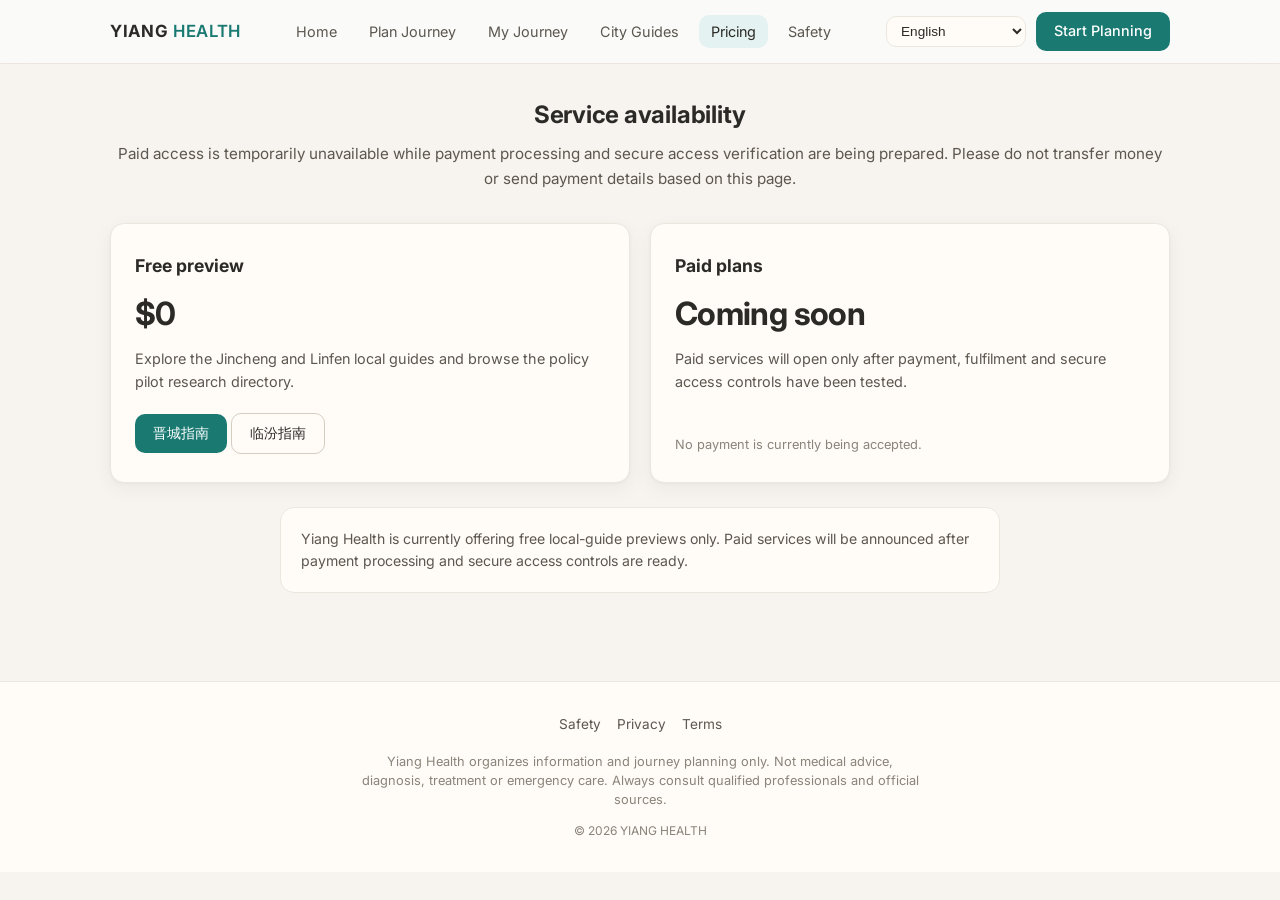
<file: pricing.html>
<!DOCTYPE html>
<html lang="en">
<head>
  <meta charset="UTF-8">
  <meta name="viewport" content="width=device-width, initial-scale=1, viewport-fit=cover">
  <meta name="description" content="Yiang Health pricing — Free wellness planner, Plus and Premium plans for global users.">
  <meta name="theme-color" content="#1a7a72">
  <title>Pricing — Yiang Health</title>
  <link rel="manifest" href="manifest.json">
  <link rel="stylesheet" href="style.css">
  <link href="https://fonts.googleapis.com/css2?family=Inter:wght@400;500;600;700&display=swap" rel="stylesheet">
</head>
<body>
  <header class="site-header">
    <div class="header-inner">
      <a href="index.html" class="logo">YIANG <span>HEALTH</span></a>
      <button class="nav-toggle" aria-label="Menu" type="button">
        <span></span><span></span><span></span>
      </button>
      <ul class="nav-links">
        <li><a href="index.html" data-i18n="nav_home">Home</a></li>
        <li><a href="planner.html" data-i18n="nav_planner">Planner</a></li>
        <li><a href="dashboard.html" data-i18n="nav_dashboard">My Plan</a></li>
        <li><a href="destinations.html" data-i18n="nav_destinations">Destinations</a></li>
        <li><a href="pricing.html" data-i18n="nav_pricing">Pricing</a></li>
        <li><a href="safety.html" data-i18n="nav_safety">Safety</a></li>
      </ul>
      <div class="header-actions">
        <select id="lang-select" aria-label="Language"></select>
        <a href="planner.html" class="btn btn-primary" data-i18n="nav_start">Start Planning</a>
      </div>
    </div>
  </header>

    <main class="main">
    <h1 class="section-title text-center">Service availability</h1>
    <p class="section-sub text-center">Paid access is temporarily unavailable while payment processing and secure access verification are being prepared. Please do not transfer money or send payment details based on this page.</p>



    <div class="pricing-grid"><div class="price-card"><h3>Free preview</h3><div class="price-amount">$0</div><p>Explore the Jincheng and Linfen local guides and browse the policy pilot research directory.</p><div class="price-actions"><a href="jincheng-zh.html" class="btn btn-primary">晋城指南</a> <a href="linfen-zh.html" class="btn btn-secondary">临汾指南</a></div></div><div class="price-card"><h3>Paid plans</h3><div class="price-amount">Coming soon</div><p>Paid services will open only after payment, fulfilment and secure access controls have been tested.</p><span class="form-hint">No payment is currently being accepted.</span></div></div>

    <!-- Payment panel -->
    <div class="pricing-note" style="max-width:720px;margin:24px auto">
      Yiang Health is currently offering free local-guide previews only. Paid services will be announced after payment processing and secure access controls are ready.
    </div>
  </main>

  <footer class="site-footer">
    <div class="footer-inner">
      <div class="footer-links">
        <a href="safety.html" data-i18n="footer_safety">Safety</a>
        <a href="privacy.html" data-i18n="footer_privacy">Privacy</a>
        <a href="terms.html" data-i18n="footer_terms">Terms</a>
      </div>
      <p class="footer-disclaimer" data-i18n="footer_disclaimer">Yiang Health provides information organization and journey planning services only. Not medical advice. Not emergency service.</p>
      <p class="footer-copy">© 2026 YIANG HEALTH</p>
    </div>
  </footer>

  <script src="modules/config.js"></script>
  <script src="modules/data.js"></script>
  <script src="modules/safety.js"></script>
  <script src="modules/i18n.js"></script>
  <script src="modules/wellness.js"></script>
  <script src="modules/access.js"></script>
  <script src="modules/destinations.js"></script>
  <script src="modules/planner.js"></script>
  <script src="script.js"></script>



</body>
</html>
</file>
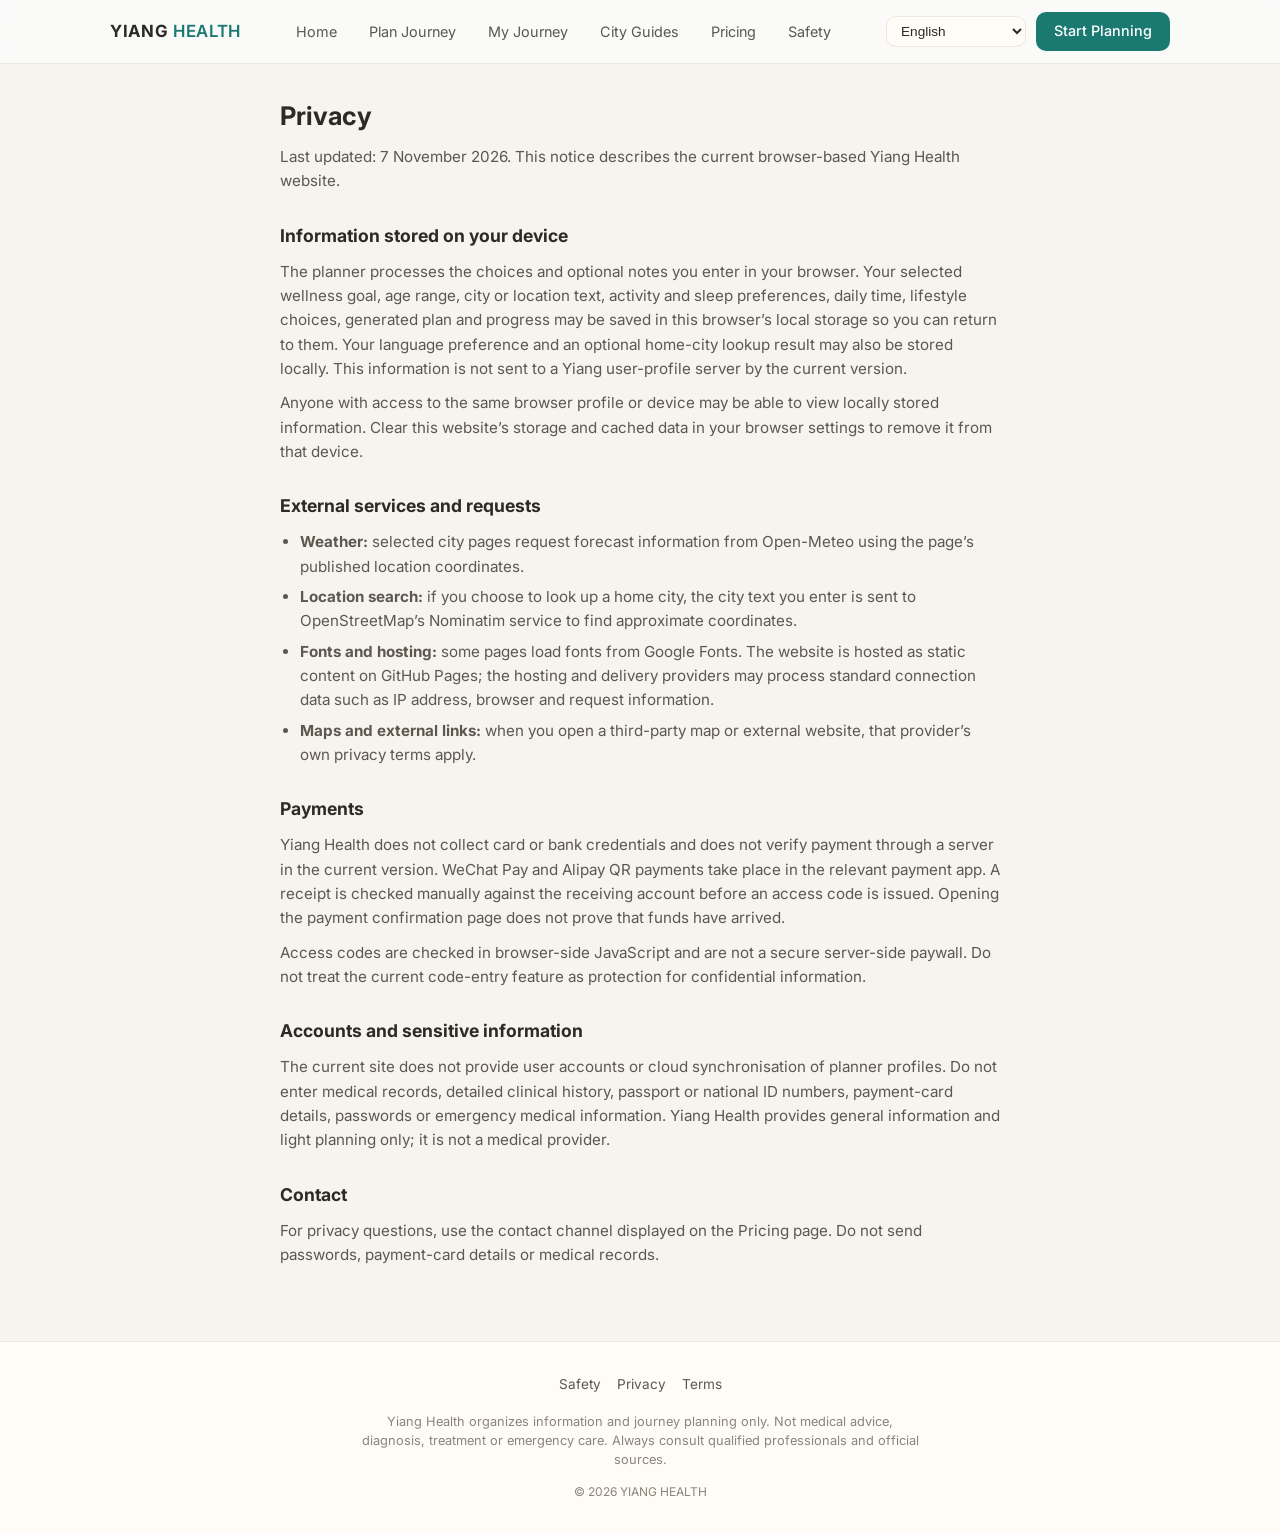
<file: privacy.html>
<!DOCTYPE html>
<html lang="en">
<head>
  <meta charset="UTF-8">
  <meta name="viewport" content="width=device-width, initial-scale=1, viewport-fit=cover">
  <meta name="description" content="Yiang Health privacy policy: local browser storage, external weather and location services, and manual QR payment verification.">
  <meta name="theme-color" content="#1a7a72">
  <title>Privacy — YIANG HEALTH</title>
  <link rel="manifest" href="manifest.json">
  <link rel="stylesheet" href="style.css">
  <link href="https://fonts.googleapis.com/css2?family=Inter:wght@400;500;600;700&display=swap" rel="stylesheet">
</head>
<body>
  <header class="site-header">
    <div class="header-inner">
      <a href="index.html" class="logo">YIANG <span>HEALTH</span></a>
      <button class="nav-toggle" aria-label="Menu" type="button">
        <span></span><span></span><span></span>
      </button>
      <ul class="nav-links">
        <li><a href="index.html" data-i18n="nav_home">Home</a></li>
        <li><a href="planner.html" data-i18n="nav_planner">Planner</a></li>
        <li><a href="dashboard.html" data-i18n="nav_dashboard">My Plan</a></li>
        <li><a href="destinations.html" data-i18n="nav_destinations">Destinations</a></li>
        <li><a href="pricing.html" data-i18n="nav_pricing">Pricing</a></li>
        <li><a href="safety.html" data-i18n="nav_safety">Safety</a></li>
      </ul>
      <div class="header-actions">
        <select id="lang-select" aria-label="Language"></select>
        <a href="planner.html" class="btn btn-primary" data-i18n="nav_start">Start Planning</a>
      </div>
    </div>
  </header>

  <main class="main">
    <div class="legal-content">
      <h1>Privacy</h1>
      <p>Last updated: 7 November 2026. This notice describes the current browser-based Yiang Health website.</p>

      <h2>Information stored on your device</h2>
      <p>The planner processes the choices and optional notes you enter in your browser. Your selected wellness goal, age range, city or location text, activity and sleep preferences, daily time, lifestyle choices, generated plan and progress may be saved in this browser’s local storage so you can return to them. Your language preference and an optional home-city lookup result may also be stored locally. This information is not sent to a Yiang user-profile server by the current version.</p>
      <p>Anyone with access to the same browser profile or device may be able to view locally stored information. Clear this website’s storage and cached data in your browser settings to remove it from that device.</p>

      <h2>External services and requests</h2>
      <ul>
        <li><strong>Weather:</strong> selected city pages request forecast information from Open-Meteo using the page’s published location coordinates.</li>
        <li><strong>Location search:</strong> if you choose to look up a home city, the city text you enter is sent to OpenStreetMap’s Nominatim service to find approximate coordinates.</li>
        <li><strong>Fonts and hosting:</strong> some pages load fonts from Google Fonts. The website is hosted as static content on GitHub Pages; the hosting and delivery providers may process standard connection data such as IP address, browser and request information.</li>
        <li><strong>Maps and external links:</strong> when you open a third-party map or external website, that provider’s own privacy terms apply.</li>
      </ul>

      <h2>Payments</h2>
      <p>Yiang Health does not collect card or bank credentials and does not verify payment through a server in the current version. WeChat Pay and Alipay QR payments take place in the relevant payment app. A receipt is checked manually against the receiving account before an access code is issued. Opening the payment confirmation page does not prove that funds have arrived.</p>
      <p>Access codes are checked in browser-side JavaScript and are not a secure server-side paywall. Do not treat the current code-entry feature as protection for confidential information.</p>

      <h2>Accounts and sensitive information</h2>
      <p>The current site does not provide user accounts or cloud synchronisation of planner profiles. Do not enter medical records, detailed clinical history, passport or national ID numbers, payment-card details, passwords or emergency medical information. Yiang Health provides general information and light planning only; it is not a medical provider.</p>

      <h2>Contact</h2>
      <p>For privacy questions, use the contact channel displayed on the Pricing page. Do not send passwords, payment-card details or medical records.</p>
    </div>
  </main>

  <footer class="site-footer">
    <div class="footer-inner">
      <div class="footer-links">
        <a href="safety.html" data-i18n="footer_safety">Safety</a>
        <a href="privacy.html" data-i18n="footer_privacy">Privacy</a>
        <a href="terms.html" data-i18n="footer_terms">Terms</a>
      </div>
      <p class="footer-disclaimer" data-i18n="footer_disclaimer">Yiang Health provides information organization and journey planning services only. Not medical advice. Not emergency service.</p>
      <p class="footer-copy">© 2026 YIANG HEALTH</p>
    </div>
  </footer>

  <script src="modules/config.js"></script>
  <script src="modules/data.js"></script>
  <script src="modules/safety.js"></script>
  <script src="modules/i18n.js"></script>
  <script src="modules/wellness.js"></script>
  <script src="modules/destinations.js"></script>
  <script src="modules/planner.js"></script>
  <script src="script.js"></script>
</body>
</html>
</file>
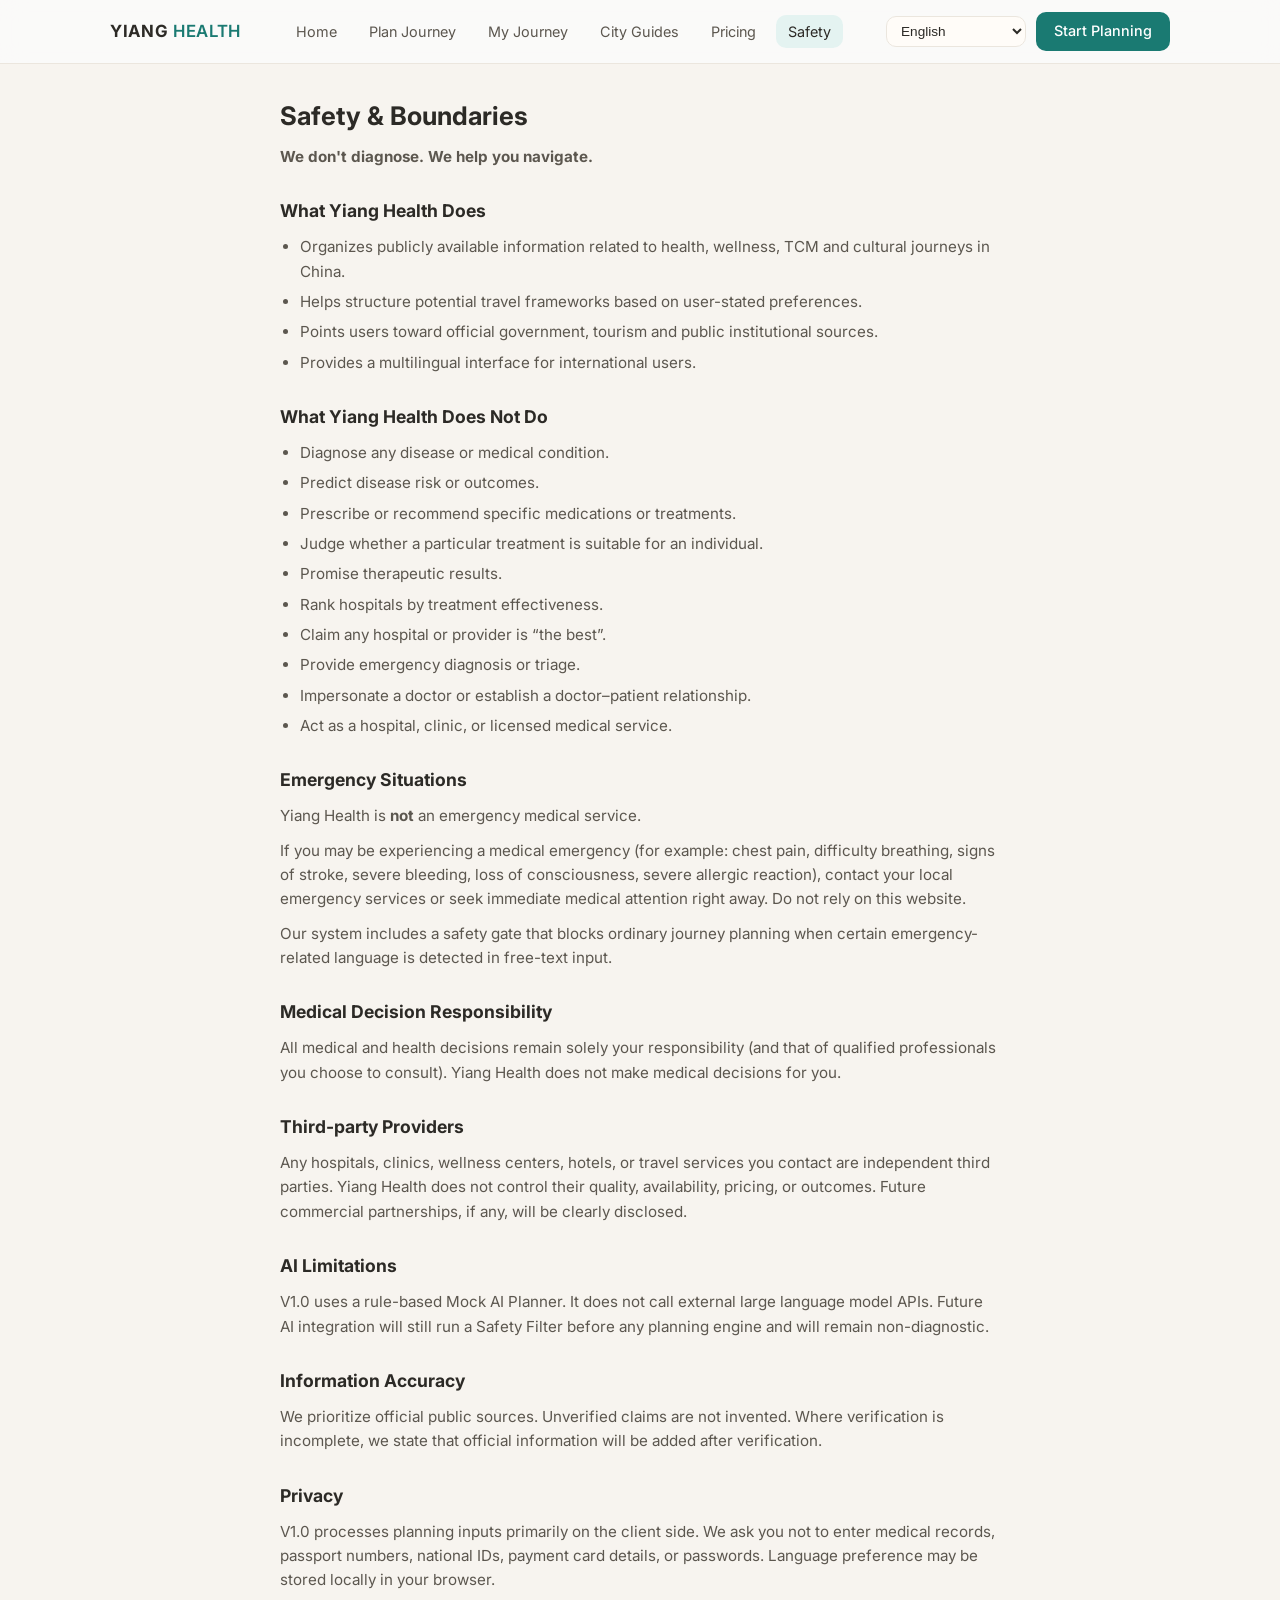
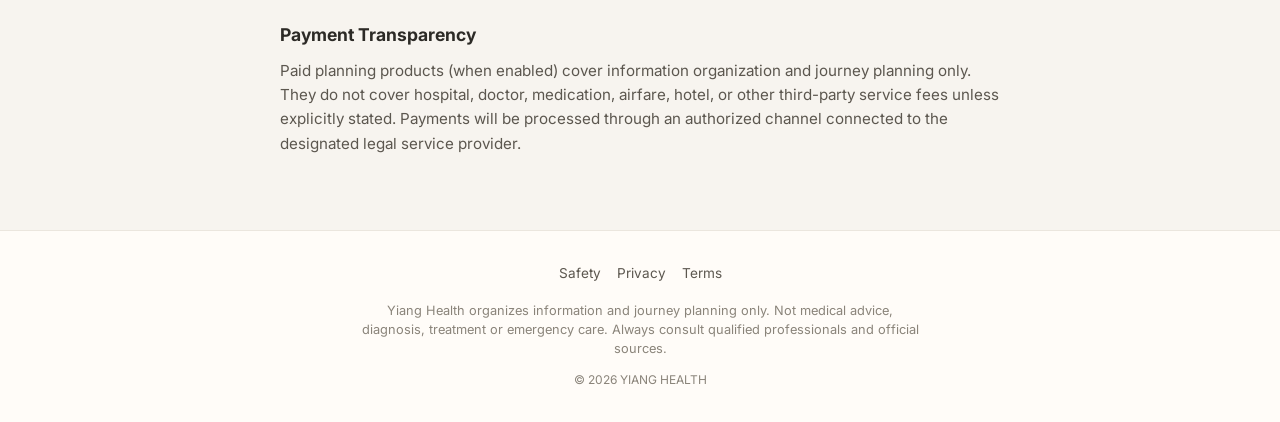
<file: safety.html>
<!DOCTYPE html>
<html lang="en">
<head>
  <meta charset="UTF-8">
  <meta name="viewport" content="width=device-width, initial-scale=1, viewport-fit=cover">
  <meta name="description" content="YIANG HEALTH safety boundaries — what we do and do not do.">
  <meta name="theme-color" content="#1a7a72">
  <title>Safety — YIANG HEALTH</title>
  <link rel="manifest" href="manifest.json">
  <link rel="stylesheet" href="style.css">
  <link href="https://fonts.googleapis.com/css2?family=Inter:wght@400;500;600;700&display=swap" rel="stylesheet">
</head>
<body>
  <header class="site-header">
    <div class="header-inner">
      <a href="index.html" class="logo">YIANG <span>HEALTH</span></a>
      <button class="nav-toggle" aria-label="Menu" type="button">
        <span></span><span></span><span></span>
      </button>
      <ul class="nav-links">
        <li><a href="index.html" data-i18n="nav_home">Home</a></li>
        <li><a href="planner.html" data-i18n="nav_planner">Planner</a></li>
        <li><a href="dashboard.html" data-i18n="nav_dashboard">My Plan</a></li>
        <li><a href="destinations.html" data-i18n="nav_destinations">Destinations</a></li>
        <li><a href="pricing.html" data-i18n="nav_pricing">Pricing</a></li>
        <li><a href="safety.html" data-i18n="nav_safety">Safety</a></li>
      </ul>
      <div class="header-actions">
        <select id="lang-select" aria-label="Language"></select>
        <a href="planner.html" class="btn btn-primary" data-i18n="nav_start">Start Planning</a>
      </div>
    </div>
  </header>

  <main class="main">
    <div class="legal-content">
      <h1 data-i18n="safety_title">Safety & Boundaries</h1>
      <p><strong>We don't diagnose. We help you navigate.</strong></p>

      <h2>What Yiang Health Does</h2>
      <ul>
        <li>Organizes publicly available information related to health, wellness, TCM and cultural journeys in China.</li>
        <li>Helps structure potential travel frameworks based on user-stated preferences.</li>
        <li>Points users toward official government, tourism and public institutional sources.</li>
        <li>Provides a multilingual interface for international users.</li>
      </ul>

      <h2>What Yiang Health Does Not Do</h2>
      <ul>
        <li>Diagnose any disease or medical condition.</li>
        <li>Predict disease risk or outcomes.</li>
        <li>Prescribe or recommend specific medications or treatments.</li>
        <li>Judge whether a particular treatment is suitable for an individual.</li>
        <li>Promise therapeutic results.</li>
        <li>Rank hospitals by treatment effectiveness.</li>
        <li>Claim any hospital or provider is “the best”.</li>
        <li>Provide emergency diagnosis or triage.</li>
        <li>Impersonate a doctor or establish a doctor–patient relationship.</li>
        <li>Act as a hospital, clinic, or licensed medical service.</li>
      </ul>

      <h2>Emergency Situations</h2>
      <p>Yiang Health is <strong>not</strong> an emergency medical service.</p>
      <p>If you may be experiencing a medical emergency (for example: chest pain, difficulty breathing, signs of stroke, severe bleeding, loss of consciousness, severe allergic reaction), contact your local emergency services or seek immediate medical attention right away. Do not rely on this website.</p>
      <p>Our system includes a safety gate that blocks ordinary journey planning when certain emergency-related language is detected in free-text input.</p>

      <h2>Medical Decision Responsibility</h2>
      <p>All medical and health decisions remain solely your responsibility (and that of qualified professionals you choose to consult). Yiang Health does not make medical decisions for you.</p>

      <h2>Third-party Providers</h2>
      <p>Any hospitals, clinics, wellness centers, hotels, or travel services you contact are independent third parties. Yiang Health does not control their quality, availability, pricing, or outcomes. Future commercial partnerships, if any, will be clearly disclosed.</p>

      <h2>AI Limitations</h2>
      <p>V1.0 uses a rule-based Mock AI Planner. It does not call external large language model APIs. Future AI integration will still run a Safety Filter before any planning engine and will remain non-diagnostic.</p>

      <h2>Information Accuracy</h2>
      <p>We prioritize official public sources. Unverified claims are not invented. Where verification is incomplete, we state that official information will be added after verification.</p>

      <h2>Privacy</h2>
      <p>V1.0 processes planning inputs primarily on the client side. We ask you not to enter medical records, passport numbers, national IDs, payment card details, or passwords. Language preference may be stored locally in your browser.</p>

      <h2>Payment Transparency</h2>
      <p>Paid planning products (when enabled) cover information organization and journey planning only. They do not cover hospital, doctor, medication, airfare, hotel, or other third-party service fees unless explicitly stated. Payments will be processed through an authorized channel connected to the designated legal service provider.</p>
    </div>
  </main>

  <footer class="site-footer">
    <div class="footer-inner">
      <div class="footer-links">
        <a href="safety.html" data-i18n="footer_safety">Safety</a>
        <a href="privacy.html" data-i18n="footer_privacy">Privacy</a>
        <a href="terms.html" data-i18n="footer_terms">Terms</a>
      </div>
      <p class="footer-disclaimer" data-i18n="footer_disclaimer">Yiang Health provides information organization and journey planning services only. Not medical advice. Not emergency service.</p>
      <p class="footer-copy">© 2026 YIANG HEALTH</p>
    </div>
  </footer>

  <script src="modules/config.js"></script>
  <script src="modules/data.js"></script>
  <script src="modules/safety.js"></script>
  <script src="modules/i18n.js"></script>
  <script src="modules/wellness.js"></script>
  <script src="modules/destinations.js"></script>
  <script src="modules/planner.js"></script>
  <script src="script.js"></script>
</body>
</html>
</file>
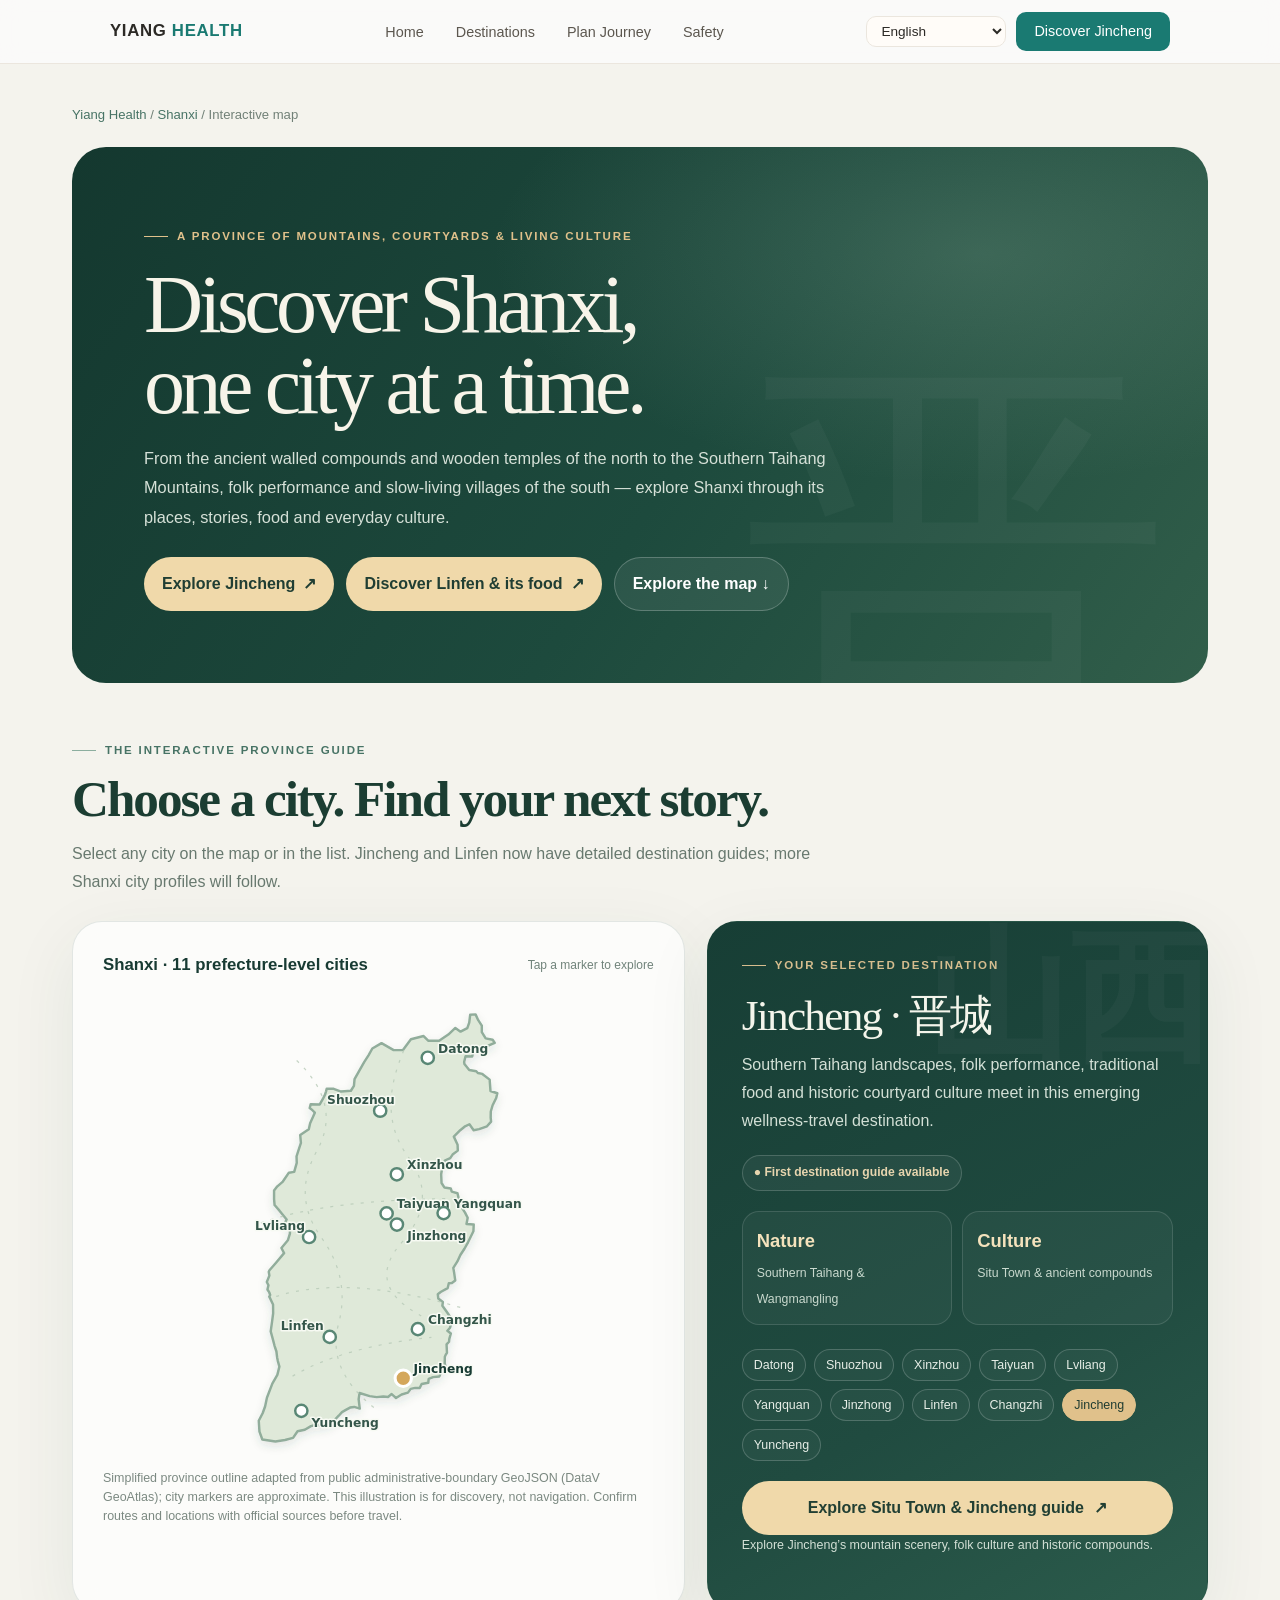
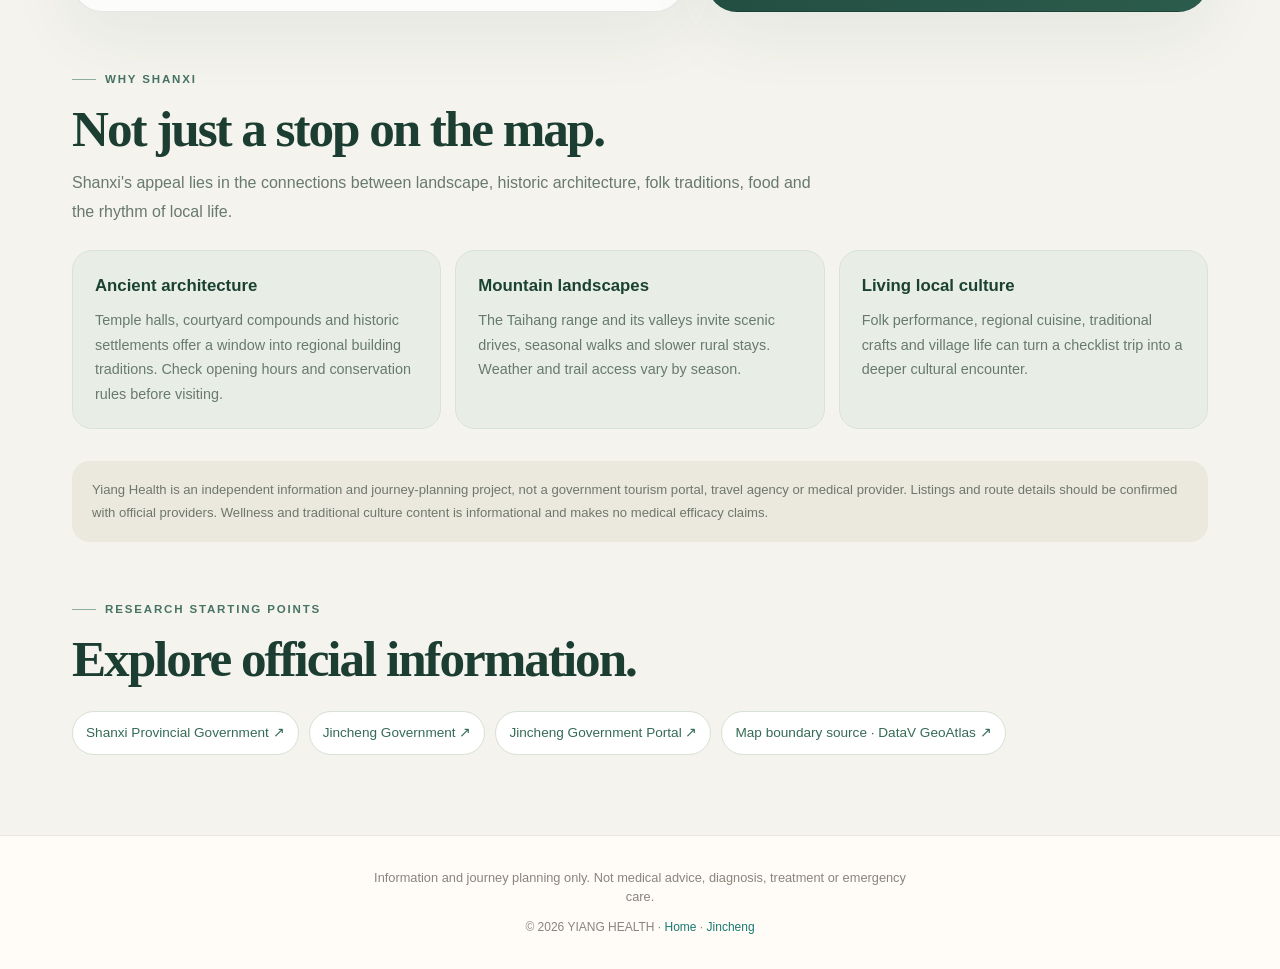
<file: shanxi.html>
<!DOCTYPE html>
<html lang="en">
<head>
  <meta charset="UTF-8">
  <meta name="viewport" content="width=device-width, initial-scale=1">
  <meta name="description" content="Explore Shanxi, China through an interactive map of its prefecture-level cities, heritage, landscapes, local food and wellness culture.">
  <meta name="theme-color" content="#173e35">
  <title>Explore Shanxi — Yiang Health</title>
  <link rel="canonical" href="https://yiang1905.github.io/Yiang-Health/shanxi.html">
  <link rel="stylesheet" href="style.css">
  <link rel="stylesheet" href="shanxi.css">
</head>
<body>
<header class="site-header">
  <div class="header-inner">
    <a href="index.html" class="logo" aria-label="Yiang Health home">YIANG <span>HEALTH</span></a>
    <button class="nav-toggle" aria-label="Menu" type="button" aria-expanded="false"><span></span><span></span><span></span></button>
    <ul class="nav-links">
      <li><a href="index.html">Home</a></li>
      <li><a href="destinations.html">Destinations</a></li>
      <li><a href="planner.html">Plan Journey</a></li>
      <li><a href="safety.html">Safety</a></li>
    </ul>
    <div class="header-actions"><select id="lang-select" aria-label="Language"></select><a href="jincheng.html" class="btn btn-primary">Discover Jincheng</a></div>
  </div>
</header>
<main class="shx-page">
  <div class="shx-container">
    <p class="shx-breadcrumb"><a href="index.html">Yiang Health</a> / <a href="shanxi.html">Shanxi</a> / Interactive map</p>
    <section class="shx-hero">
      <span class="shx-kicker">A PROVINCE OF MOUNTAINS, COURTYARDS & LIVING CULTURE</span>
      <h1>Discover Shanxi,<br>one city at a time.</h1>
      <p>From the ancient walled compounds and wooden temples of the north to the Southern Taihang Mountains, folk performance and slow-living villages of the south — explore Shanxi through its places, stories, food and everyday culture.</p>
      <div class="shx-hero-actions"><a class="shx-button" href="jincheng.html#situ">Explore Jincheng <span aria-hidden="true">↗</span></a><a class="shx-button" href="linfen.html">Discover Linfen &amp; its food <span aria-hidden="true">↗</span></a><a class="shx-button alt" href="#shanxi-map">Explore the map ↓</a></div>
    </section>
    <section class="shx-section" id="shanxi-map">
      <div class="shx-section-heading">
        <span class="shx-kicker">THE INTERACTIVE PROVINCE GUIDE</span>
        <h2>Choose a city. Find your next story.</h2>
        <p>Select any city on the map or in the list. Jincheng and Linfen now have detailed destination guides; more Shanxi city profiles will follow.</p>
      </div>
      <div class="shanxi-feature-grid">
        <div class="shx-map-panel">
          <div class="shx-map-heading"><strong>Shanxi · 11 prefecture-level cities</strong><span>Tap a marker to explore</span></div>
          <svg class="shx-map" viewBox="0 0 390 470" role="img" aria-label="Schematic interactive map of Shanxi province and its eleven prefecture-level cities">
            <defs><linearGradient id="shxFill" x1="0" y1="0" x2="1" y2="1"><stop offset="0" stop-color="#e8eedc"/><stop offset="1" stop-color="#cddfce"/></linearGradient><filter id="shxShadow" x="-30%" y="-30%" width="160%" height="160%"><feDropShadow dx="0" dy="4" stdDeviation="4" flood-color="#315b48" flood-opacity=".12"/></filter></defs>
            <path class="shx-province-shape" fill="url(#shxFill)" filter="url(#shxShadow)" d="M96.6 366.3 L98.1 371.7 L96.1 379.8 L91.2 388.3 L85.9 402.2 L84.1 410.8 L81.7 417.4 L77.9 424.7 L78.6 435.3 L81.4 443.1 L94.2 445 L103.6 443.6 L111.5 441.5 L115.9 435 L123 433.5 L129 430 L133.2 428.9 L140.8 429.2 L147.9 426.8 L151.4 424.7 L156.2 419.8 L159.4 416.3 L163.2 414.1 L167.3 411.8 L171.4 411.2 L176.8 412.8 L175.7 403.6 L176.6 397.5 L186.5 400.6 L193.3 401.6 L199.9 400.9 L204.5 401.5 L207.8 398.6 L210.3 400.6 L212.3 402.5 L217.8 399 L224 397.2 L226.7 393.5 L231.1 392.5 L235.5 392.6 L237.4 388.7 L243.9 387.5 L244.3 383.8 L248.6 382 L254.8 381.3 L257.5 374.3 L261.2 373.5 L260 368.4 L260.1 362 L261.1 359.9 L262.2 358.3 L261.8 350 L264.2 347.4 L264.5 344.5 L266 339.3 L262.6 336.6 L265.2 333.7 L266.1 330.4 L266.8 325.1 L261.4 317.3 L257.7 312.1 L258.2 308.4 L253.7 305 L253.2 300.8 L256.4 298.4 L262.9 294.8 L264 290 L267 289.8 L270.3 287.3 L269.1 279 L268.4 275 L272.4 268.7 L275.3 262.4 L279.3 256.3 L282.8 250 L288.1 239.1 L288.4 232.5 L281.3 232.1 L282.5 225.9 L279.9 220.9 L274.6 212.6 L273.6 206.7 L272.5 201.9 L266.9 200.4 L265.9 197.3 L259.8 196.4 L256.9 191.9 L256.5 183.4 L257.5 177.5 L260.1 169.9 L265.4 167.5 L267.7 164.1 L272.8 160.2 L272.6 154.4 L268.9 146.5 L275.2 140.2 L279.4 136.8 L284.2 134.4 L288.3 140.2 L293.7 139.2 L301.4 136.4 L305.4 131.8 L305 128 L305.1 121.9 L306.9 115.8 L310.4 108.7 L311.5 104 L304.8 101.8 L304 90.7 L296.8 85.1 L292.4 84.2 L290.9 82.5 L284 81.2 L279.3 75.4 L279 73.4 L280.4 67.8 L286.9 68.1 L288.1 62.6 L294.2 62 L299.6 58.7 L309 54.8 L306.9 51.6 L300.1 50.3 L296.3 44.2 L296.3 37.8 L292.8 32.5 L290.2 26.8 L284.9 27.2 L284 34.8 L282.1 40.3 L275.5 43.7 L270.4 40.1 L263.5 46.6 L254.5 52.7 L243.8 52.6 L239.3 48 L226.9 51.1 L219.1 61.6 L210 61.8 L198.1 55 L189.1 60.2 L185.5 66.7 L181.1 73.6 L175.7 83.2 L171.7 90.3 L171.1 96.8 L168.1 101.6 L158.5 102.4 L151.3 99.7 L144.4 99.6 L143.8 102.2 L142.8 105.4 L140.4 110.1 L137.6 115 L128.7 114.8 L127.8 118.6 L130 120.2 L132.8 123.1 L128.2 133.3 L126.9 139.3 L118.5 145 L119.2 152.7 L117.1 158.9 L114.9 165.9 L115.1 172.2 L112.6 181 L107.4 181.8 L101.5 190.5 L96.1 195.2 L92.9 199.3 L92.9 207.7 L93.4 213.5 L98.2 219 L105.2 227.6 L103.4 231.1 L108.4 234.9 L108.4 241.5 L106.4 248 L100.1 255.6 L102.7 260.6 L94.6 270.3 L88.4 277.4 L87.7 278.8 L88.3 282.6 L85.8 288.8 L87.4 292.1 L86.4 296.2 L88.2 299.1 L89.1 301.6 L88.2 303.2 L91.9 310.8 L92 319.5 L91 327.2 L89.6 337.2 L92 346 L93.3 351.1 L95.2 356.9 L95.9 362.8 L96.6 366.3 Z"/>
            <path class="shx-map-ridge" d="M115 72 Q160 115 135 160 T139 245 T156 330 T191 412 M220 62 Q193 124 224 166 T218 250 T237 322"/>
            <path class="shx-map-ridge" d="M80 231 Q145 208 274 207 M95 303 Q164 281 276 314 M111 381 Q161 352 247 343"/>
            <g class="shx-city" data-city="datong" tabindex="0" role="button" aria-label="Datong"><circle class="shx-dot" cx="243.4" cy="69.3" r="6"/><text x="253.4" y="64.3">Datong</text></g>
            <g class="shx-city" data-city="shuozhou" tabindex="0" role="button" aria-label="Shuozhou"><circle class="shx-dot" cx="196.8" cy="121.1" r="6"/><text x="144.8" y="114.1">Shuozhou</text></g>
            <g class="shx-city" data-city="xinzhou" tabindex="0" role="button" aria-label="Xinzhou"><circle class="shx-dot" cx="213.1" cy="183.4" r="6"/><text x="223.1" y="178.4">Xinzhou</text></g>
            <g class="shx-city" data-city="taiyuan" tabindex="0" role="button" aria-label="Taiyuan"><circle class="shx-dot" cx="203.1" cy="221.7" r="6"/><text x="213.1" y="216.7">Taiyuan</text></g>
            <g class="shx-city" data-city="lvliang" tabindex="0" role="button" aria-label="Lvliang"><circle class="shx-dot" cx="127.2" cy="244.8" r="6"/><text x="74.2" y="237.8">Lvliang</text></g>
            <g class="shx-city" data-city="yangquan" tabindex="0" role="button" aria-label="Yangquan"><circle class="shx-dot" cx="258.9" cy="221.4" r="6"/><text x="268.9" y="216.4">Yangquan</text></g>
            <g class="shx-city" data-city="jinzhong" tabindex="0" role="button" aria-label="Jinzhong"><circle class="shx-dot" cx="213.2" cy="232.6" r="6"/><text x="223.2" y="247.6">Jinzhong</text></g>
            <g class="shx-city" data-city="linfen" tabindex="0" role="button" aria-label="Linfen"><circle class="shx-dot" cx="147.4" cy="342.6" r="6"/><text x="99.4" y="335.6">Linfen</text></g>
            <g class="shx-city" data-city="changzhi" tabindex="0" role="button" aria-label="Changzhi"><circle class="shx-dot" cx="233.7" cy="335" r="6"/><text x="243.7" y="330">Changzhi</text></g>
            <g class="shx-city" data-city="jincheng" tabindex="0" role="button" aria-label="Jincheng"><circle class="shx-dot" cx="219.4" cy="383.1" r="7"/><text x="229.4" y="378.1">Jincheng</text></g>
            <g class="shx-city" data-city="yuncheng" tabindex="0" role="button" aria-label="Yuncheng"><circle class="shx-dot" cx="119.6" cy="415" r="6"/><text x="129.6" y="431">Yuncheng</text></g>
          </svg>
          <p class="shx-map-note">Simplified province outline adapted from public administrative-boundary GeoJSON (DataV GeoAtlas); city markers are approximate. This illustration is for discovery, not navigation. Confirm routes and locations with official sources before travel.</p>
        </div>
        <aside class="shx-story-panel" aria-live="polite" id="shx-city-detail">
          <span class="shx-kicker">YOUR SELECTED DESTINATION</span>
          <h3 id="shx-city-name">Jincheng · 晋城</h3>
          <p id="shx-city-desc">Southern Taihang landscapes, folk performance, traditional food and historic courtyard culture meet in this emerging wellness-travel destination.</p>
          <span class="shx-city-status" id="shx-city-status">● First destination guide available</span>
          <div class="shx-highlights" id="shx-city-highlights"><div class="shx-highlight"><strong>Nature</strong><span>Southern Taihang & Wangmangling</span></div><div class="shx-highlight"><strong>Culture</strong><span>Situ Town & ancient compounds</span></div></div>
          <div class="shx-city-list" id="shx-city-list" aria-label="Choose a Shanxi city">
            <button class="shx-city-chip" data-city="datong">Datong</button><button class="shx-city-chip" data-city="shuozhou">Shuozhou</button><button class="shx-city-chip" data-city="xinzhou">Xinzhou</button><button class="shx-city-chip" data-city="taiyuan">Taiyuan</button><button class="shx-city-chip" data-city="lvliang">Lvliang</button><button class="shx-city-chip" data-city="yangquan">Yangquan</button><button class="shx-city-chip" data-city="jinzhong">Jinzhong</button><button class="shx-city-chip" data-city="linfen">Linfen</button><button class="shx-city-chip" data-city="changzhi">Changzhi</button><button class="shx-city-chip is-active" data-city="jincheng">Jincheng</button><button class="shx-city-chip" data-city="yuncheng">Yuncheng</button>
          </div>
          <a class="shx-panel-cta" id="shx-city-link" href="jincheng.html">Explore Jincheng guide <span aria-hidden="true">↗</span></a>
          <p class="shx-soon" id="shx-city-soon">Other city guides are being developed in stages.</p>
        </aside>
      </div>
    </section>
    <section class="shx-section">
      <div class="shx-section-heading"><span class="shx-kicker">WHY SHANXI</span><h2>Not just a stop on the map.</h2><p>Shanxi's appeal lies in the connections between landscape, historic architecture, folk traditions, food and the rhythm of local life.</p></div>
      <div class="shx-info-grid">
        <article class="shx-info-card"><h3>Ancient architecture</h3><p>Temple halls, courtyard compounds and historic settlements offer a window into regional building traditions. Check opening hours and conservation rules before visiting.</p></article>
        <article class="shx-info-card"><h3>Mountain landscapes</h3><p>The Taihang range and its valleys invite scenic drives, seasonal walks and slower rural stays. Weather and trail access vary by season.</p></article>
        <article class="shx-info-card"><h3>Living local culture</h3><p>Folk performance, regional cuisine, traditional crafts and village life can turn a checklist trip into a deeper cultural encounter.</p></article>
      </div>
    </section>
    <div class="shx-disclaimer">Yiang Health is an independent information and journey-planning project, not a government tourism portal, travel agency or medical provider. Listings and route details should be confirmed with official providers. Wellness and traditional culture content is informational and makes no medical efficacy claims.</div>
    <section class="shx-section">
      <div class="shx-section-heading"><span class="shx-kicker">RESEARCH STARTING POINTS</span><h2>Explore official information.</h2></div>
      <div class="shx-source-list"><a href="https://www.shanxi.gov.cn/" target="_blank" rel="noopener">Shanxi Provincial Government ↗</a><a href="https://jcgov.gov.cn/" target="_blank" rel="noopener">Jincheng Government ↗</a><a href="https://www.jcgov.gov.cn/" target="_blank" rel="noopener">Jincheng Government Portal ↗</a><a href="https://geo.datav.aliyun.com/areas_v3/bound/140000.json" target="_blank" rel="noopener">Map boundary source · DataV GeoAtlas ↗</a></div>
    </section>
  </div>
</main>
<footer class="site-footer"><div class="footer-inner"><p class="footer-disclaimer">Information and journey planning only. Not medical advice, diagnosis, treatment or emergency care.</p><p class="footer-copy">© 2026 YIANG HEALTH · <a href="index.html">Home</a> · <a href="jincheng.html">Jincheng</a></p></div></footer>
<script src="modules/i18n.js"></script><script src="script.js"></script>
<script>
(function(){
 const cities={
  datong:{name:'Datong · 大同',desc:'A northern Shanxi gateway known for monumental Buddhist heritage, ancient walls and access to the broader northern plateau. Start with official cultural-site information and seasonal travel checks.',status:'● City overview · guide in development',highlights:[['Heritage','Yungang Grottoes & historic architecture'],['Landscape','Northern Shanxi & plateau scenery']]},
  shuozhou:{name:'Shuozhou · 朔州',desc:'Explore northern Shanxi’s borderland history, temple architecture and open landscapes. Detailed local routes and visitor logistics will be added after source verification.',status:'● City overview · guide in development',highlights:[['Heritage','Temples & regional history'],['Landscape','Northern Shanxi scenery']]},
  xinzhou:{name:'Xinzhou · 忻州',desc:'A gateway to mountain scenery, historic settlements and the Wutai Mountain cultural landscape. Confirm site access, weather and transport before travelling.',status:'● City overview · guide in development',highlights:[['Nature','Mountain routes & seasonal scenery'],['Culture','Historic religious architecture']]},
  taiyuan:{name:'Taiyuan · 太原',desc:'Shanxi’s provincial capital and a practical starting point for transport, museums, food and regional history. Use it as a hub before travelling onward to smaller cities.',status:'● City overview · guide in development',highlights:[['City life','Museums, food & transport hub'],['Heritage','Jinci and regional history']]},
  lvliang:{name:'Lvliang · 吕梁',desc:'A western Shanxi region of loess landscapes, historic villages and distinctive food and wine traditions. Specific destinations will be added as official visitor information is verified.',status:'● City overview · guide in development',highlights:[['Landscape','Loess plateau & countryside'],['Local life','Village culture & regional food']]},
  yangquan:{name:'Yangquan · 阳泉',desc:'Explore eastern Shanxi’s mountain-edge landscapes, industrial heritage and access routes toward the Taihang region. The detailed guide is being developed.',status:'● City overview · guide in development',highlights:[['Landscape','Taihang foothills'],['History','Industrial & local heritage']]},
  jinzhong:{name:'Jinzhong · 晋中',desc:'A region strongly associated with historic merchant compounds, old towns and courtyard architecture. Check preservation rules and local opening information before visits.',status:'● City overview · guide in development',highlights:[['Architecture','Courtyard compounds & old towns'],['Culture','Merchant history & local crafts']]},
  linfen:{name:'Linfen · 临汾',desc:'A major southern Shanxi destination for Yellow River landscapes, early Chinese civilization, historic temples, family-root traditions and one of the region’s most distinctive food cultures.',status:'● Detailed destination guide available',highlights:[['Food','Beef-ball noodles, lamb soup & county specialties'],['Heritage','Hukou Waterfall, Taosi, Guangsheng Temple & Hongtong']] },
  changzhi:{name:'Changzhi · 长治',desc:'The eastern Shanxi highlands connect historic towns, traditional architecture and the wider Taihang landscape. Seasonal conditions can shape road and trail access.',status:'● City overview · guide in development',highlights:[['Nature','Taihang landscapes'],['Culture','Traditional settlements']]},
  jincheng:{name:'Jincheng · 晋城',desc:'Southern Taihang landscapes, folk performance, traditional food and historic courtyard culture meet in this emerging wellness-travel destination.',status:'● First destination guide available',highlights:[['Nature','Southern Taihang & Wangmangling'],['Culture','Situ Town & ancient compounds']]},
  yuncheng:{name:'Yuncheng · 运城',desc:'Southernmost Shanxi combines ancient history, salt-lake landscapes, temples and local food traditions. A fuller guide will follow source checks.',status:'● City overview · guide in development',highlights:[['Heritage','Ancient temples & historic sites'],['Landscape','Salt-lake region & southern Shanxi']]}
 };
 const mapNodes=[...document.querySelectorAll('.shx-city[data-city]')], chips=[...document.querySelectorAll('.shx-city-chip[data-city]')];
 const cityLabels={datong:['Datong','大同','大同'],shuozhou:['Shuozhou','朔州','朔州'],xinzhou:['Xinzhou','忻州','忻州'],taiyuan:['Taiyuan','太原','太原'],lvliang:['Lvliang','吕梁','呂梁'],yangquan:['Yangquan','阳泉','陽泉'],jinzhong:['Jinzhong','晋中','晉中'],linfen:['Linfen','临汾','臨汾'],changzhi:['Changzhi','长治','長治'],jincheng:['Jincheng','晋城','晉城'],yuncheng:['Yuncheng','运城','運城']};
 function applyCityLabels(){const stored=localStorage.getItem('yiang_health_lang')||'';const lang=stored.startsWith('zh')?stored:(window.I18n?I18n.getCurrentLang():stored||'en');const idx=lang==='zh-CN'?1:lang==='zh-TW'?2:0;mapNodes.forEach(n=>{const v=cityLabels[n.dataset.city],label=n.querySelector('text');if(v&&label)label.textContent=v[idx];if(v)n.setAttribute('aria-label',v[idx]);});chips.forEach(n=>{const v=cityLabels[n.dataset.city];if(v)n.textContent=v[idx];});}
 window.addEventListener('yiang:langchange',applyCityLabels);
 document.addEventListener('DOMContentLoaded',applyCityLabels);
 applyCityLabels();
 const name=document.getElementById('shx-city-name'),desc=document.getElementById('shx-city-desc'),status=document.getElementById('shx-city-status'),highlights=document.getElementById('shx-city-highlights'),link=document.getElementById('shx-city-link'),soon=document.getElementById('shx-city-soon');
 function selectCity(id){
  const c=cities[id]||cities.jincheng;
  mapNodes.forEach(n=>n.classList.toggle('is-active',n.dataset.city===id));chips.forEach(n=>n.classList.toggle('is-active',n.dataset.city===id));
  name.textContent=c.name;desc.textContent=c.desc;status.textContent=c.status;
  highlights.innerHTML=c.highlights.map(h=>'<div class="shx-highlight"><strong>'+h[0]+'</strong><span>'+h[1]+'</span></div>').join('');
  if(id==='jincheng'){link.href='jincheng.html#situ';link.style.display='inline-flex';link.innerHTML='Explore Situ Town &amp; Jincheng guide <span aria-hidden="true">↗</span>';soon.textContent='Explore Jincheng’s mountain scenery, folk culture and historic compounds.';}
  else if(id==='linfen'){link.href='linfen.html';link.style.display='inline-flex';link.innerHTML='Explore Linfen: food, culture &amp; landscapes <span aria-hidden="true">↗</span>';soon.textContent='Linfen now has a detailed guide with local food, major sites, seasonal climate and a suggested three-day route.';}
  else{link.href='#';link.style.display='none';soon.textContent='This city profile is an initial orientation. A fully sourced destination guide is coming in a later build.';}
 }
 mapNodes.forEach(n=>{n.addEventListener('click',()=>selectCity(n.dataset.city));n.addEventListener('keydown',e=>{if(e.key==='Enter'||e.key===' '){e.preventDefault();selectCity(n.dataset.city);}})});
 chips.forEach(n=>n.addEventListener('click',()=>selectCity(n.dataset.city)));
 const requestedCity = new URLSearchParams(location.search).get('city');
 selectCity(cities[requestedCity] ? requestedCity : 'jincheng');
})();
</script>
</body>
</html>
</file>
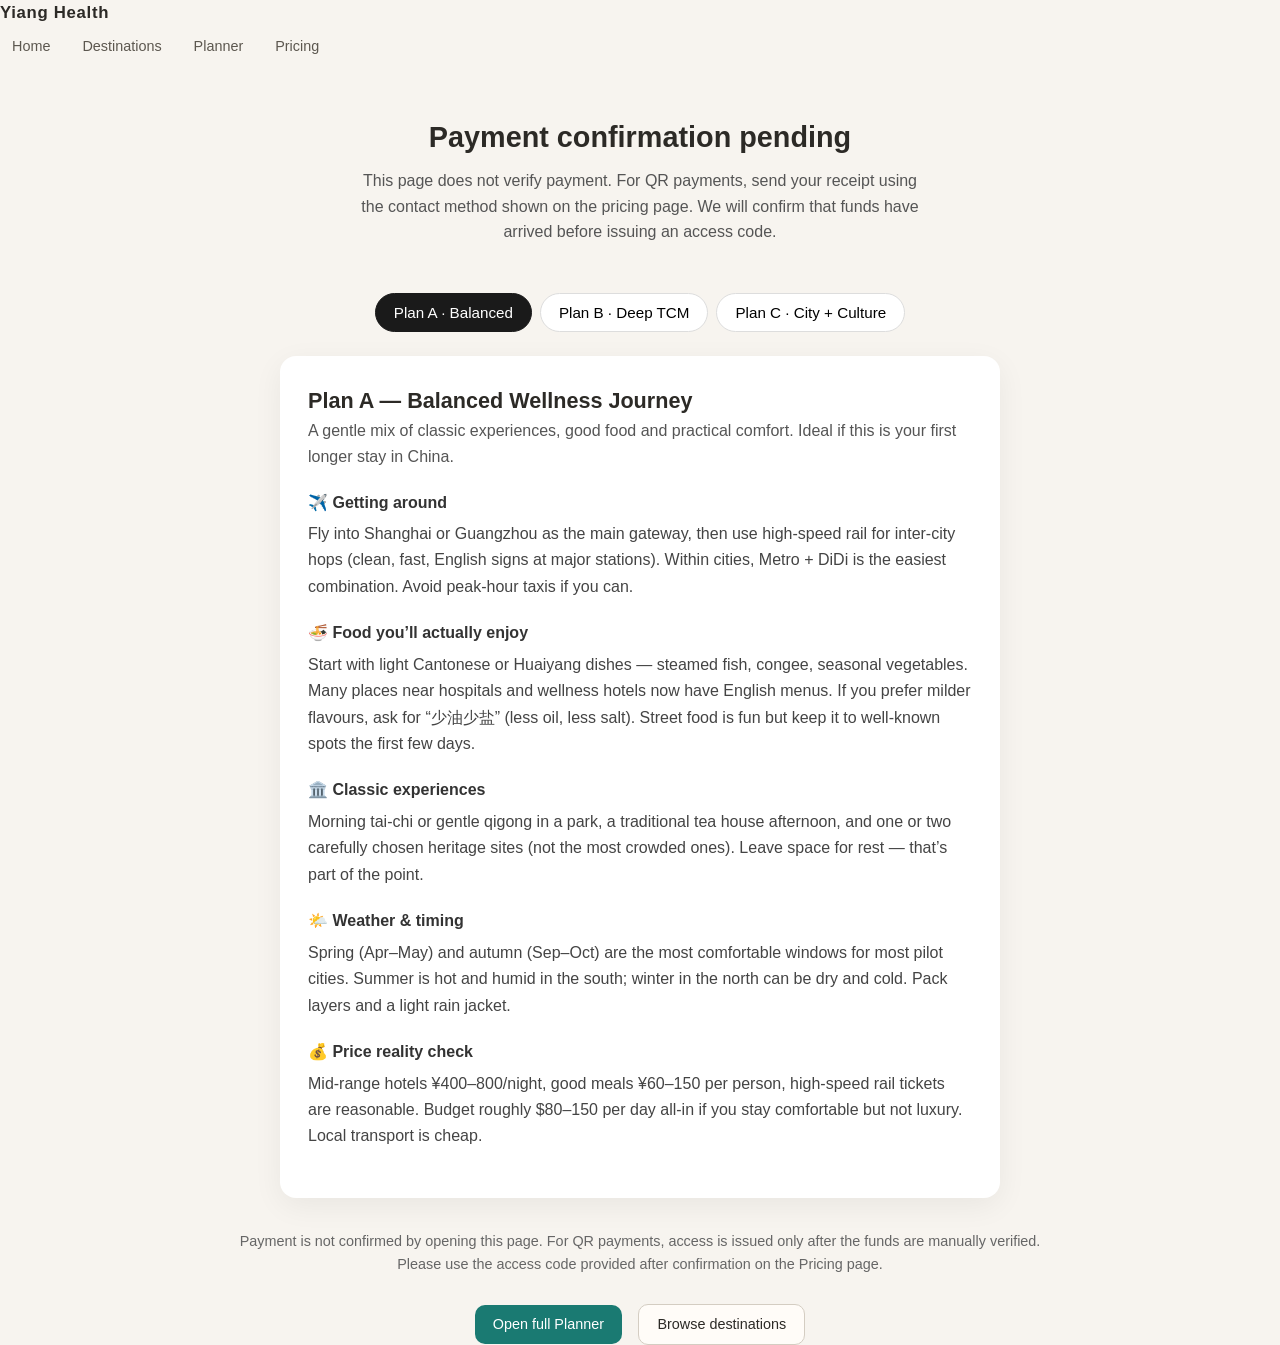
<file: success.html>
<!DOCTYPE html>
<html lang="en">
<head>
  <meta charset="UTF-8">
  <meta name="viewport" content="width=device-width, initial-scale=1.0">
  <title>Payment Confirmation Pending · Yiang Health</title>
  <link rel="stylesheet" href="style.css">
  <style>
    .success-hero { text-align: center; padding: 48px 20px 24px; }
    .success-hero h1 { font-size: 1.8rem; margin-bottom: 8px; }
    .success-hero p { color: #555; max-width: 560px; margin: 0 auto 24px; }
    .plan-tabs { display: flex; gap: 8px; justify-content: center; flex-wrap: wrap; margin-bottom: 24px; }
    .plan-tab { padding: 10px 18px; border: 1px solid #ddd; border-radius: 999px; background: #fff; cursor: pointer; font-size: 0.95rem; }
    .plan-tab.active { background: #1a1a1a; color: #fff; border-color: #1a1a1a; }
    .plan-card { max-width: 720px; margin: 0 auto 32px; background: #fff; border-radius: 16px; padding: 28px; box-shadow: 0 8px 30px rgba(0,0,0,0.06); display: none; }
    .plan-card.active { display: block; }
    .plan-card h2 { margin-top: 0; font-size: 1.35rem; }
    .plan-section { margin: 20px 0; }
    .plan-section h3 { font-size: 1rem; color: #333; margin-bottom: 6px; display: flex; align-items: center; gap: 8px; }
    .plan-section p { color: #444; line-height: 1.65; margin: 0; }
    .unlock-note { text-align: center; font-size: 0.9rem; color: #666; margin-top: 16px; }
    .btn-row { text-align: center; margin-top: 28px; }
  </style>
</head>
<body>
  <header class="header">
    <div class="container nav-container">
      <a href="index.html" class="logo">Yiang Health</a>
      <nav class="nav-links">
        <a href="index.html">Home</a>
        <a href="destinations.html">Destinations</a>
        <a href="planner.html">Planner</a>
        <a href="pricing.html">Pricing</a>
      </nav>
    </div>
  </header>

  <main>
    <div class="success-hero">
      <h1 data-en="Payment confirmation pending" data-zh="付款待核验">
        Payment confirmation pending
      </h1>
      <p data-en="This page does not verify payment. For QR payments, send your receipt using the contact method shown on the pricing page. We will confirm that funds have arrived before issuing an access code."
         data-zh="本页面不代表付款已成功。二维码付款后，请通过价格页面显示的联系方式发送凭证；我们核实实际到账后才会提供解锁码。">
        This page does not verify payment. For QR payments, send your receipt using the contact method shown on the pricing page. We will confirm that funds have arrived before issuing an access code.
      </p>
    </div>

    <div class="plan-tabs" id="plan-tabs">
      <button class="plan-tab active" data-plan="1">Plan A · Balanced</button>
      <button class="plan-tab" data-plan="2">Plan B · Deep TCM</button>
      <button class="plan-tab" data-plan="3">Plan C · City + Culture</button>
    </div>

    <!-- PLAN 1 -->
    <div class="plan-card active" id="plan-1">
      <h2>Plan A — Balanced Wellness Journey</h2>
      <p style="color:#555;margin-bottom:20px">A gentle mix of classic experiences, good food and practical comfort. Ideal if this is your first longer stay in China.</p>

      <div class="plan-section">
        <h3>✈️ Getting around</h3>
        <p>Fly into Shanghai or Guangzhou as the main gateway, then use high-speed rail for inter-city hops (clean, fast, English signs at major stations). Within cities, Metro + DiDi is the easiest combination. Avoid peak-hour taxis if you can.</p>
      </div>
      <div class="plan-section">
        <h3>🍜 Food you’ll actually enjoy</h3>
        <p>Start with light Cantonese or Huaiyang dishes — steamed fish, congee, seasonal vegetables. Many places near hospitals and wellness hotels now have English menus. If you prefer milder flavours, ask for “少油少盐” (less oil, less salt). Street food is fun but keep it to well-known spots the first few days.</p>
      </div>
      <div class="plan-section">
        <h3>🏛️ Classic experiences</h3>
        <p>Morning tai-chi or gentle qigong in a park, a traditional tea house afternoon, and one or two carefully chosen heritage sites (not the most crowded ones). Leave space for rest — that’s part of the point.</p>
      </div>
      <div class="plan-section">
        <h3>🌤️ Weather & timing</h3>
        <p>Spring (Apr–May) and autumn (Sep–Oct) are the most comfortable windows for most pilot cities. Summer is hot and humid in the south; winter in the north can be dry and cold. Pack layers and a light rain jacket.</p>
      </div>
      <div class="plan-section">
        <h3>💰 Price reality check</h3>
        <p>Mid-range hotels ¥400–800/night, good meals ¥60–150 per person, high-speed rail tickets are reasonable. Budget roughly $80–150 per day all-in if you stay comfortable but not luxury. Local transport is cheap.</p>
      </div>
    </div>

    <!-- PLAN 2 -->
    <div class="plan-card" id="plan-2">
      <h2>Plan B — Deeper TCM & Recovery Focus</h2>
      <p style="color:#555;margin-bottom:20px">For visitors who want more time around traditional medicine resources and quieter recovery environments.</p>

      <div class="plan-section">
        <h3>✈️ Getting around</h3>
        <p>Consider flying into cities with strong TCM hospitals and surrounding wellness facilities (examples in the pilot list: certain areas in Zhejiang, Guangdong, Sichuan). Once there, stay in one base for several days so you don’t waste energy on constant moving.</p>
      </div>
      <div class="plan-section">
        <h3>🍜 Food as part of the plan</h3>
        <p>Many places near TCM centres offer medicinal cuisine or light therapeutic menus. Think clear soups, herbal teas, seasonal produce. It’s milder and easier on the system after travel. Still keep ordinary enjoyable meals — balance matters.</p>
      </div>
      <div class="plan-section">
        <h3>🏛️ Classic & quiet experiences</h3>
        <p>Focus on gardens, temple walks, tea culture and shorter guided orientation visits rather than long tourist days. The goal is rhythm and recovery, not ticking boxes.</p>
      </div>
      <div class="plan-section">
        <h3>🌤️ Weather & timing</h3>
        <p>Same seasons as Plan A work well. If you are sensitive to heat or dry air, avoid peak summer in the south and deep winter in the far north. Check local forecasts a week before you fly.</p>
      </div>
      <div class="plan-section">
        <h3>💰 Price reality check</h3>
        <p>Staying longer in one place often costs less overall. Mid-range wellness-oriented hotels or apartments can be good value for weekly stays. Meals stay moderate. Transport costs drop because you move less.</p>
      </div>
    </div>

    <!-- PLAN 3 -->
    <div class="plan-card" id="plan-3">
      <h2>Plan C — City Life + Culture Mix</h2>
      <p style="color:#555;margin-bottom:20px">More urban energy, modern comforts and classic cultural highlights. Good if you like walking cities and want variety.</p>

      <div class="plan-section">
        <h3>✈️ Getting around</h3>
        <p>Base yourself in one of the larger pilot cities with excellent metro systems (Shanghai, Guangzhou, Chengdu, etc.). Use high-speed rail for 1–2 day trips to nearby pilot areas. Metro + walking + occasional DiDi covers almost everything.</p>
      </div>
      <div class="plan-section">
        <h3>🍜 Food scene</h3>
        <p>You’ll have the widest choice here — from refined regional restaurants to lively night markets. Try local specialties but pace yourself. Many modern cafés and international options exist if you need a break from Chinese food.</p>
      </div>
      <div class="plan-section">
        <h3>🏛️ Classic highlights</h3>
        <p>Pick 3–4 must-see cultural or heritage spots and give each proper time. Mix them with neighbourhood walks, parks and evening riverside or lake areas. Avoid trying to see everything in one trip.</p>
      </div>
      <div class="plan-section">
        <h3>🌤️ Weather & timing</h3>
        <p>Cities have more indoor options, so shoulder seasons still feel best, but you have more flexibility. Air quality can vary — check the daily index if you are sensitive.</p>
      </div>
      <div class="plan-section">
        <h3>💰 Price reality check</h3>
        <p>Big cities have a wider price range. You can spend more on nice hotels and dinners, or keep it moderate by choosing well-located mid-range places and local restaurants. Transport is efficient and inexpensive once you’re in the metro network.</p>
      </div>
    </div>

    <div class="unlock-note">
      Payment is not confirmed by opening this page. For QR payments, access is issued only after the funds are manually verified.<br>
      Please use the access code provided after confirmation on the Pricing page.
    </div>

    <div class="btn-row">
      <a href="planner.html" class="btn btn-primary">Open full Planner</a>
      <a href="destinations.html" class="btn btn-secondary" style="margin-left:12px">Browse destinations</a>
    </div>
  </main>

  <script>
    // Simple tab switcher
    document.querySelectorAll('.plan-tab').forEach(tab => {
      tab.addEventListener('click', () => {
        document.querySelectorAll('.plan-tab').forEach(t => t.classList.remove('active'));
        document.querySelectorAll('.plan-card').forEach(c => c.classList.remove('active'));
        tab.classList.add('active');
        document.getElementById('plan-' + tab.dataset.plan).classList.add('active');
      });
    });

    // This page is informational only. It must never mark a payment or unlock as confirmed.
    // Access is issued manually only after the receiving account confirms the funds.
  </script>
</body>
</html>
</file>
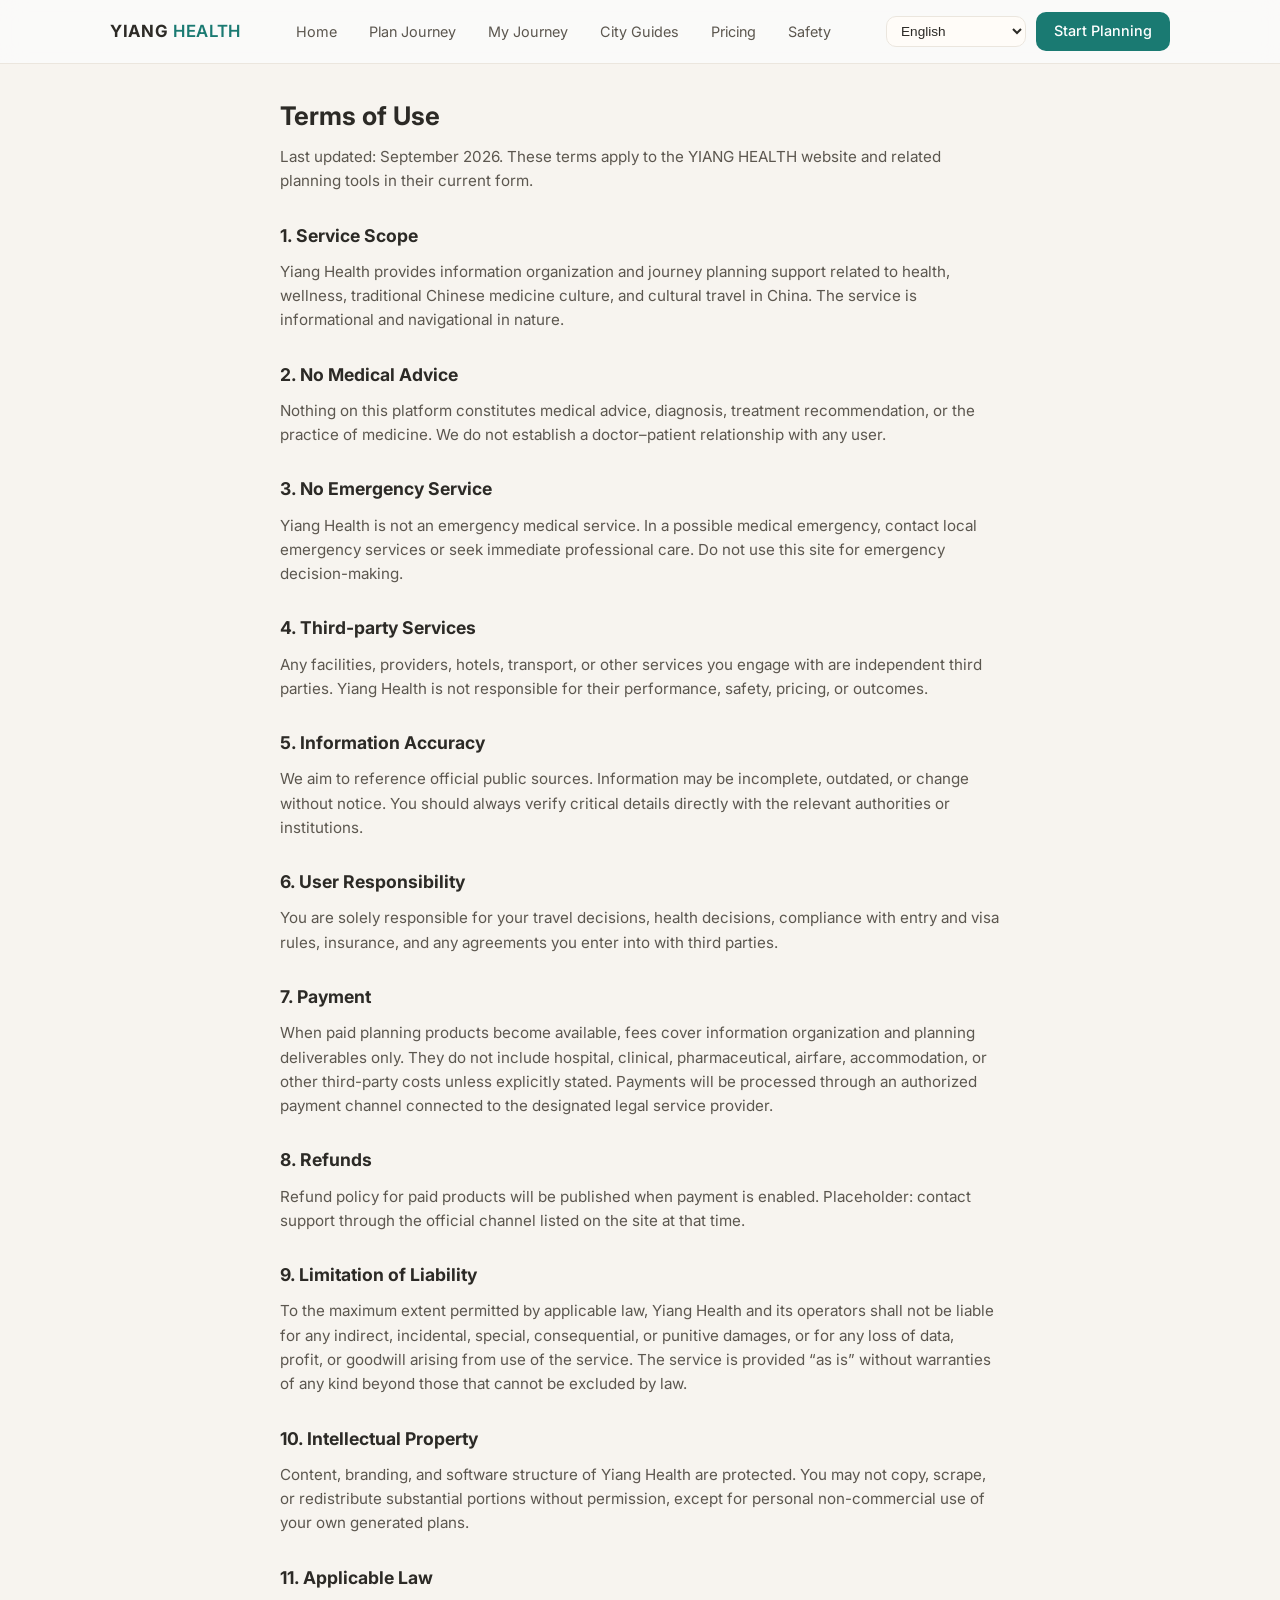
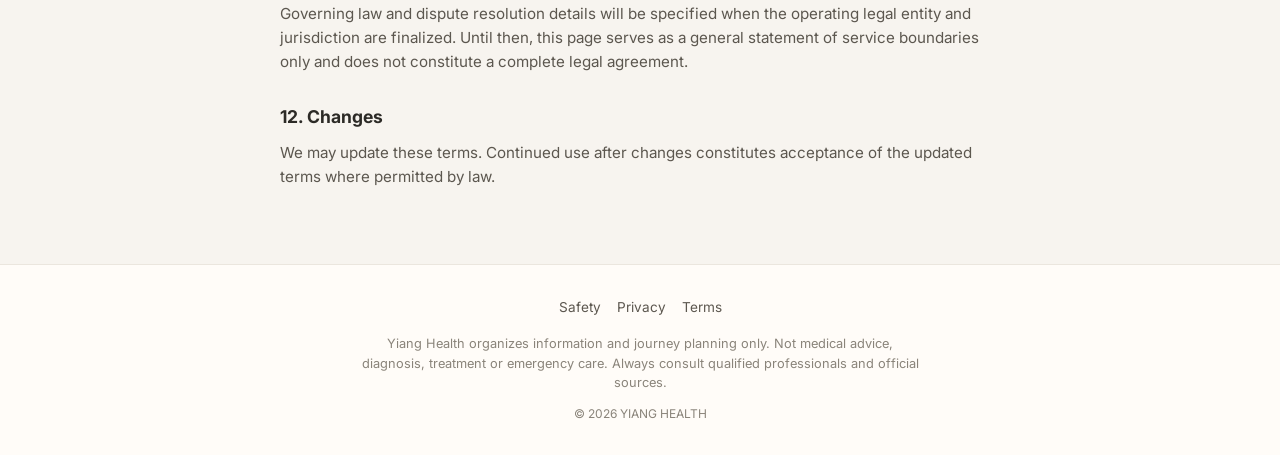
<file: terms.html>
<!DOCTYPE html>
<html lang="en">
<head>
  <meta charset="UTF-8">
  <meta name="viewport" content="width=device-width, initial-scale=1, viewport-fit=cover">
  <meta name="description" content="Terms of use for YIANG HEALTH.">
  <meta name="theme-color" content="#1a7a72">
  <title>Terms — YIANG HEALTH</title>
  <link rel="manifest" href="manifest.json">
  <link rel="stylesheet" href="style.css">
  <link href="https://fonts.googleapis.com/css2?family=Inter:wght@400;500;600;700&display=swap" rel="stylesheet">
</head>
<body>
  <header class="site-header">
    <div class="header-inner">
      <a href="index.html" class="logo">YIANG <span>HEALTH</span></a>
      <button class="nav-toggle" aria-label="Menu" type="button">
        <span></span><span></span><span></span>
      </button>
      <ul class="nav-links">
        <li><a href="index.html" data-i18n="nav_home">Home</a></li>
        <li><a href="planner.html" data-i18n="nav_planner">Planner</a></li>
        <li><a href="dashboard.html" data-i18n="nav_dashboard">My Plan</a></li>
        <li><a href="destinations.html" data-i18n="nav_destinations">Destinations</a></li>
        <li><a href="pricing.html" data-i18n="nav_pricing">Pricing</a></li>
        <li><a href="safety.html" data-i18n="nav_safety">Safety</a></li>
      </ul>
      <div class="header-actions">
        <select id="lang-select" aria-label="Language"></select>
        <a href="planner.html" class="btn btn-primary" data-i18n="nav_start">Start Planning</a>
      </div>
    </div>
  </header>

  <main class="main">
    <div class="legal-content">
      <h1>Terms of Use</h1>
      <p>Last updated: September 2026. These terms apply to the YIANG HEALTH website and related planning tools in their current form.</p>

      <h2>1. Service Scope</h2>
      <p>Yiang Health provides information organization and journey planning support related to health, wellness, traditional Chinese medicine culture, and cultural travel in China. The service is informational and navigational in nature.</p>

      <h2>2. No Medical Advice</h2>
      <p>Nothing on this platform constitutes medical advice, diagnosis, treatment recommendation, or the practice of medicine. We do not establish a doctor–patient relationship with any user.</p>

      <h2>3. No Emergency Service</h2>
      <p>Yiang Health is not an emergency medical service. In a possible medical emergency, contact local emergency services or seek immediate professional care. Do not use this site for emergency decision-making.</p>

      <h2>4. Third-party Services</h2>
      <p>Any facilities, providers, hotels, transport, or other services you engage with are independent third parties. Yiang Health is not responsible for their performance, safety, pricing, or outcomes.</p>

      <h2>5. Information Accuracy</h2>
      <p>We aim to reference official public sources. Information may be incomplete, outdated, or change without notice. You should always verify critical details directly with the relevant authorities or institutions.</p>

      <h2>6. User Responsibility</h2>
      <p>You are solely responsible for your travel decisions, health decisions, compliance with entry and visa rules, insurance, and any agreements you enter into with third parties.</p>

      <h2>7. Payment</h2>
      <p>When paid planning products become available, fees cover information organization and planning deliverables only. They do not include hospital, clinical, pharmaceutical, airfare, accommodation, or other third-party costs unless explicitly stated. Payments will be processed through an authorized payment channel connected to the designated legal service provider.</p>

      <h2>8. Refunds</h2>
      <p>Refund policy for paid products will be published when payment is enabled. Placeholder: contact support through the official channel listed on the site at that time.</p>

      <h2>9. Limitation of Liability</h2>
      <p>To the maximum extent permitted by applicable law, Yiang Health and its operators shall not be liable for any indirect, incidental, special, consequential, or punitive damages, or for any loss of data, profit, or goodwill arising from use of the service. The service is provided “as is” without warranties of any kind beyond those that cannot be excluded by law.</p>

      <h2>10. Intellectual Property</h2>
      <p>Content, branding, and software structure of Yiang Health are protected. You may not copy, scrape, or redistribute substantial portions without permission, except for personal non-commercial use of your own generated plans.</p>

      <h2>11. Applicable Law</h2>
      <p>Governing law and dispute resolution details will be specified when the operating legal entity and jurisdiction are finalized. Until then, this page serves as a general statement of service boundaries only and does not constitute a complete legal agreement.</p>

      <h2>12. Changes</h2>
      <p>We may update these terms. Continued use after changes constitutes acceptance of the updated terms where permitted by law.</p>
    </div>
  </main>

  <footer class="site-footer">
    <div class="footer-inner">
      <div class="footer-links">
        <a href="safety.html" data-i18n="footer_safety">Safety</a>
        <a href="privacy.html" data-i18n="footer_privacy">Privacy</a>
        <a href="terms.html" data-i18n="footer_terms">Terms</a>
      </div>
      <p class="footer-disclaimer" data-i18n="footer_disclaimer">Yiang Health provides information organization and journey planning services only. Not medical advice. Not emergency service.</p>
      <p class="footer-copy">© 2026 YIANG HEALTH</p>
    </div>
  </footer>

  <script src="modules/config.js"></script>
  <script src="modules/data.js"></script>
  <script src="modules/safety.js"></script>
  <script src="modules/i18n.js"></script>
  <script src="modules/wellness.js"></script>
  <script src="modules/destinations.js"></script>
  <script src="modules/planner.js"></script>
  <script src="script.js"></script>
</body>
</html>
</file>
<file: style.css>
/* YIANG HEALTH V1.0 - Premium Minimal Design System */
:root {
  /* Warm Yiang Health palette — calm, inviting, trustworthy */
  --bg: #f7f4ef;
  --bg-card: #fffcf8;
  --text: #2c2a26;
  --text-secondary: #5c574f;
  --text-muted: #8a847a;
  --accent: #1a7a72;
  --accent-hover: #14635d;
  --accent-soft: #e4f3f1;
  --accent-warm: #c4784a;
  --border: #ebe6de;
  --border-strong: #d4cdc2;
  --danger: #b91c1c;
  --danger-bg: #fef2f2;
  --success: #2d7a4f;
  --radius: 14px;
  --radius-sm: 10px;
  --shadow: 0 1px 3px rgba(44,42,38,0.04), 0 6px 20px rgba(44,42,38,0.05);
  --shadow-lg: 0 8px 32px rgba(44,42,38,0.08);
  --font: 'Inter', -apple-system, BlinkMacSystemFont, 'Segoe UI', Roboto, 'Helvetica Neue', Arial, sans-serif;
  --font-cjk: 'Noto Sans SC', 'PingFang SC', 'Microsoft YaHei', sans-serif;
  --max-width: 1100px;
  --header-h: 64px;
}

*, *::before, *::after { box-sizing: border-box; margin: 0; padding: 0; }

html { scroll-behavior: smooth; }

body {
  font-family: var(--font);
  background: var(--bg);
  color: var(--text);
  line-height: 1.6;
  min-height: 100vh;
  -webkit-font-smoothing: antialiased;
}

body:lang(zh-CN), body:lang(zh-TW), [lang="zh-CN"], [lang="zh-TW"] {
  font-family: var(--font), var(--font-cjk);
}

/* RTL */
[dir="rtl"] body, html[dir="rtl"] { direction: rtl; text-align: right; }

a { color: var(--accent); text-decoration: none; }
a:hover { color: var(--accent-hover); }

img { max-width: 100%; height: auto; }

/* Header */
.site-header {
  position: sticky;
  top: 0;
  z-index: 100;
  background: rgba(250,250,250,0.92);
  backdrop-filter: blur(12px);
  border-bottom: 1px solid var(--border);
  height: var(--header-h);
}

.header-inner {
  max-width: var(--max-width);
  margin: 0 auto;
  padding: 0 20px;
  height: 100%;
  display: flex;
  align-items: center;
  justify-content: space-between;
  gap: 16px;
}

.logo {
  font-weight: 700;
  font-size: 1.05rem;
  letter-spacing: 0.04em;
  color: var(--text);
  white-space: nowrap;
}

.logo span { color: var(--accent); font-weight: 600; }

.nav-links {
  display: flex;
  align-items: center;
  gap: 8px;
  list-style: none;
}

.nav-links a {
  color: var(--text-secondary);
  font-size: 0.9rem;
  padding: 8px 12px;
  border-radius: var(--radius-sm);
  transition: background 0.15s, color 0.15s;
}

.nav-links a:hover, .nav-links a.active {
  color: var(--text);
  background: var(--accent-soft);
}

.header-actions {
  display: flex;
  align-items: center;
  gap: 10px;
}

#lang-select {
  font-size: 0.85rem;
  padding: 6px 10px;
  border: 1px solid var(--border);
  border-radius: var(--radius-sm);
  background: var(--bg-card);
  color: var(--text);
  cursor: pointer;
  max-width: 140px;
}

.btn {
  display: inline-flex;
  align-items: center;
  justify-content: center;
  gap: 6px;
  padding: 10px 18px;
  font-size: 0.9rem;
  font-weight: 500;
  border-radius: var(--radius-sm);
  border: none;
  cursor: pointer;
  transition: background 0.15s, transform 0.1s, box-shadow 0.15s;
  text-decoration: none;
  line-height: 1.3;
}

.btn:active { transform: scale(0.98); }

.btn-primary {
  background: var(--accent);
  color: #fff;
}

.btn-primary:hover {
  background: var(--accent-hover);
  color: #fff;
  transform: translateY(-2px);
  box-shadow: 0 8px 18px rgba(26,122,114,0.25);
}

.btn-secondary {
  background: var(--bg-card);
  color: var(--text);
  border: 1px solid var(--border-strong);
}

.btn-secondary:hover {
  background: var(--accent-soft);
  border-color: var(--accent);
}

.btn-ghost {
  background: transparent;
  color: var(--text-secondary);
}

.btn-lg {
  padding: 14px 28px;
  font-size: 1rem;
  border-radius: var(--radius);
}

.btn-block { width: 100%; }

/* Main */
.main {
  max-width: var(--max-width);
  margin: 0 auto;
  padding: 32px 20px 64px;
}

/* Hero */
.hero {
  text-align: center;
  padding: 48px 0 56px;
}

.hero-badge {
  display: inline-block;
  font-size: 0.8rem;
  font-weight: 500;
  color: var(--accent);
  background: var(--accent-soft);
  padding: 6px 14px;
  border-radius: 100px;
  margin-bottom: 20px;
  letter-spacing: 0.02em;
}

.hero h1 {
  font-size: clamp(1.6rem, 4vw, 2.4rem);
  font-weight: 700;
  line-height: 1.25;
  letter-spacing: -0.02em;
  max-width: 780px;
  margin: 0 auto 16px;
}

.hero-sub {
  font-size: 1.05rem;
  color: var(--text-secondary);
  max-width: 620px;
  margin: 0 auto 32px;
  line-height: 1.55;
}

.hero-cta {
  display: flex;
  flex-wrap: wrap;
  gap: 12px;
  justify-content: center;
}

.core-position {
  margin-top: 40px;
  padding: 20px 24px;
  background: var(--bg-card);
  border: 1px solid var(--border);
  border-radius: var(--radius);
  max-width: 520px;
  margin-left: auto;
  margin-right: auto;
  box-shadow: var(--shadow);
}

.core-position p {
  font-size: 0.95rem;
  font-weight: 500;
  color: var(--text);
}

.core-position .zh {
  margin-top: 6px;
  font-size: 0.9rem;
  color: var(--text-secondary);
}

/* Value cards */
.values {
  display: grid;
  grid-template-columns: repeat(auto-fit, minmax(240px, 1fr));
  gap: 16px;
  margin-top: 48px;
}

.value-card {
  background: var(--bg-card);
  border: 1px solid var(--border);
  border-radius: var(--radius);
  padding: 24px;
  box-shadow: var(--shadow);
  transition: box-shadow 0.25s, transform 0.25s;
  animation: cardFadeUp 0.6s ease-out both;
}

.value-card:nth-child(1) { animation-delay: 0.05s; }
.value-card:nth-child(2) { animation-delay: 0.15s; }
.value-card:nth-child(3) { animation-delay: 0.25s; }
.value-card:nth-child(4) { animation-delay: 0.35s; }

.value-card:hover {
  box-shadow: var(--shadow-lg);
  transform: translateY(-4px);
}

.value-icon {
  font-size: 1.8rem;
  margin-bottom: 10px;
  line-height: 1;
}

@keyframes cardFadeUp {
  from { opacity: 0; transform: translateY(14px); }
  to { opacity: 1; transform: translateY(0); }
}

@keyframes heroFadeIn {
  from { opacity: 0; }
  to { opacity: 1; }
}

.value-card h3 {
  font-size: 1rem;
  font-weight: 600;
  margin-bottom: 8px;
  color: var(--text);
}

.value-card p {
  font-size: 0.9rem;
  color: var(--text-secondary);
  line-height: 1.5;
}

/* Section titles */
.section-title {
  font-size: 1.5rem;
  font-weight: 700;
  letter-spacing: -0.01em;
  margin-bottom: 8px;
}

.section-sub {
  color: var(--text-secondary);
  margin-bottom: 28px;
  font-size: 0.95rem;
}

/* Planner */
.planner-wrap {
  max-width: 640px;
  margin: 0 auto;
}

.steps-indicator {
  display: flex;
  gap: 8px;
  margin-bottom: 28px;
}

.step-dot {
  flex: 1;
  height: 4px;
  background: var(--border);
  border-radius: 2px;
  transition: background 0.2s;
}

.step-dot.active { background: var(--accent); }
.step-dot.done { background: var(--accent); opacity: 0.5; }

.planner-card {
  background: var(--bg-card);
  border: 1px solid var(--border);
  border-radius: var(--radius);
  padding: 28px 24px;
  box-shadow: var(--shadow);
}

.planner-card h2 {
  font-size: 1.15rem;
  font-weight: 600;
  margin-bottom: 20px;
}

.form-group {
  margin-bottom: 18px;
}

.form-group label {
  display: block;
  font-size: 0.85rem;
  font-weight: 500;
  color: var(--text-secondary);
  margin-bottom: 6px;
}

.form-group input,
.form-group select,
.form-group textarea {
  width: 100%;
  padding: 11px 14px;
  font-size: 0.95rem;
  border: 1px solid var(--border-strong);
  border-radius: var(--radius-sm);
  background: var(--bg);
  color: var(--text);
  font-family: inherit;
  transition: border-color 0.15s;
}

.form-group input:focus,
.form-group select:focus,
.form-group textarea:focus {
  outline: none;
  border-color: var(--accent);
  box-shadow: 0 0 0 3px var(--accent-soft);
}

.form-group textarea {
  min-height: 100px;
  resize: vertical;
}

.form-hint {
  font-size: 0.8rem;
  color: var(--text-muted);
  margin-top: 6px;
  line-height: 1.4;
}

.purpose-grid {
  display: grid;
  grid-template-columns: 1fr 1fr;
  gap: 10px;
}

.purpose-option {
  position: relative;
}

.purpose-option input {
  position: absolute;
  opacity: 0;
  pointer-events: none;
}

.purpose-option label {
  display: block;
  padding: 14px 12px;
  border: 1px solid var(--border-strong);
  border-radius: var(--radius-sm);
  font-size: 0.88rem;
  font-weight: 500;
  text-align: center;
  cursor: pointer;
  transition: all 0.15s;
  color: var(--text);
  margin: 0;
}

.purpose-option input:checked + label {
  border-color: var(--accent);
  background: var(--accent-soft);
  color: var(--accent);
}

.dest-chips {
  display: flex;
  flex-wrap: wrap;
  gap: 8px;
}

.dest-chip {
  display: inline-flex;
  align-items: center;
  gap: 4px;
}

.dest-chip input { display: none; }

.dest-chip label {
  padding: 8px 14px;
  border: 1px solid var(--border-strong);
  border-radius: 100px;
  font-size: 0.85rem;
  cursor: pointer;
  transition: all 0.15s;
  margin: 0;
}

.dest-chip input:checked + label {
  background: var(--accent);
  border-color: var(--accent);
  color: #fff;
}

.planner-actions {
  display: flex;
  gap: 12px;
  margin-top: 24px;
  flex-wrap: wrap;
}

.planner-actions .btn { flex: 1; min-width: 120px; }

/* Results */
.result-card {
  background: var(--bg-card);
  border: 1px solid var(--border);
  border-radius: var(--radius);
  padding: 24px;
  margin-bottom: 16px;
  box-shadow: var(--shadow);
}

.result-card h3 {
  font-size: 1rem;
  font-weight: 600;
  margin-bottom: 12px;
  color: var(--accent);
}

.result-meta {
  display: flex;
  flex-wrap: wrap;
  gap: 12px;
  font-size: 0.85rem;
  color: var(--text-muted);
  margin-bottom: 20px;
}

.dest-item {
  padding: 14px 0;
  border-bottom: 1px solid var(--border);
}

.dest-item:last-child { border-bottom: none; }

.dest-item strong { display: block; margin-bottom: 4px; }

.dest-item .note {
  font-size: 0.85rem;
  color: var(--text-muted);
  margin-top: 4px;
}

.phase-item {
  padding: 12px 0;
  border-bottom: 1px solid var(--border);
}

.phase-item:last-child { border-bottom: none; }

.phase-item .phase-name {
  font-weight: 600;
  font-size: 0.9rem;
  margin-bottom: 4px;
}

.list-plain {
  list-style: none;
}

.list-plain li {
  padding: 8px 0;
  padding-left: 18px;
  position: relative;
  font-size: 0.92rem;
  color: var(--text-secondary);
}

.list-plain li::before {
  content: '·';
  position: absolute;
  left: 4px;
  color: var(--accent);
  font-weight: 700;
}

.source-item {
  padding: 10px 0;
  border-bottom: 1px solid var(--border);
  font-size: 0.9rem;
}

.source-item:last-child { border-bottom: none; }

.source-item a { font-weight: 500; }

.disclaimer-box {
  background: #f8f8f8;
  border: 1px solid var(--border);
  border-radius: var(--radius-sm);
  padding: 16px;
  font-size: 0.85rem;
  color: var(--text-secondary);
  line-height: 1.5;
}

/* Emergency */
.emergency-box {
  background: var(--danger-bg);
  border: 1px solid #fecaca;
  border-radius: var(--radius);
  padding: 32px 24px;
  text-align: center;
  max-width: 520px;
  margin: 40px auto;
}

.emergency-box h2 {
  color: var(--danger);
  font-size: 1.2rem;
  margin-bottom: 12px;
}

.emergency-box p {
  color: var(--text);
  margin-bottom: 24px;
  line-height: 1.55;
}

/* Destinations page */
.city-grid {
  display: grid;
  grid-template-columns: repeat(auto-fill, minmax(260px, 1fr));
  gap: 16px;
}

.city-card {
  background: var(--bg-card);
  border: 1px solid var(--border);
  border-radius: var(--radius);
  padding: 22px;
  box-shadow: var(--shadow);
}

.city-card h3 {
  font-size: 1.1rem;
  margin-bottom: 4px;
}

.city-card .region {
  font-size: 0.8rem;
  color: var(--text-muted);
  margin-bottom: 12px;
}

.city-card ul {
  list-style: none;
  font-size: 0.88rem;
  color: var(--text-secondary);
}

.city-card ul li {
  padding: 3px 0;
  padding-left: 14px;
  position: relative;
}

.city-card ul li::before {
  content: '–';
  position: absolute;
  left: 0;
  color: var(--accent);
}

.city-status {
  margin-top: 12px;
  font-size: 0.75rem;
  color: var(--text-muted);
}

/* Pricing */
.pricing-grid {
  display: grid;
  grid-template-columns: repeat(auto-fit, minmax(260px, 1fr));
  gap: 20px;
  margin-top: 32px;
}

.price-card {
  background: var(--bg-card);
  border: 1px solid var(--border);
  border-radius: var(--radius);
  padding: 28px 24px;
  box-shadow: var(--shadow);
  display: flex;
  flex-direction: column;
}

.price-card.featured {
  border-color: var(--accent);
  box-shadow: var(--shadow-lg);
  position: relative;
}

.price-card.featured::before {
  content: 'Popular';
  position: absolute;
  top: -10px;
  left: 50%;
  transform: translateX(-50%);
  background: var(--accent);
  color: #fff;
  font-size: 0.7rem;
  font-weight: 600;
  padding: 3px 12px;
  border-radius: 100px;
}

.price-card h3 {
  font-size: 1.1rem;
  margin-bottom: 8px;
}

.price-amount {
  font-size: 2rem;
  font-weight: 700;
  letter-spacing: -0.02em;
  margin-bottom: 8px;
}

.price-card p {
  font-size: 0.9rem;
  color: var(--text-secondary);
  flex: 1;
  margin-bottom: 20px;
}

.pricing-note {
  margin-top: 36px;
  padding: 20px;
  background: var(--bg-card);
  border: 1px solid var(--border);
  border-radius: var(--radius);
  font-size: 0.88rem;
  color: var(--text-secondary);
  line-height: 1.55;
}

.foreign-card-tip {
  display: flex;
  align-items: flex-start;
  gap: 14px;
  max-width: 780px;
  margin: 18px auto 8px;
  padding: 16px 20px;
  background: #fff6ee;
  border: 1.5px solid var(--accent-warm);
  border-radius: var(--radius);
  box-shadow: 0 2px 10px rgba(196,120,74,0.12);
  font-size: 0.92rem;
  line-height: 1.5;
  color: var(--text);
}

.foreign-card-tip-icon {
  font-size: 1.4rem;
  line-height: 1;
  flex-shrink: 0;
}

.foreign-card-tip-zh {
  margin-top: 6px;
  font-size: 0.85rem;
  color: var(--text-secondary);
}

/* Safety / Legal pages */
.legal-content {
  max-width: 720px;
  margin: 0 auto;
}

.legal-content h1 {
  font-size: 1.6rem;
  margin-bottom: 8px;
}

.legal-content h2 {
  font-size: 1.1rem;
  margin-top: 28px;
  margin-bottom: 10px;
  color: var(--text);
}

.legal-content p, .legal-content li {
  font-size: 0.95rem;
  color: var(--text-secondary);
  margin-bottom: 10px;
  line-height: 1.6;
}

.legal-content ul {
  padding-left: 20px;
  margin-bottom: 16px;
}

.legal-content li { margin-bottom: 6px; }

/* Footer */
.site-footer {
  border-top: 1px solid var(--border);
  padding: 32px 20px;
  background: var(--bg-card);
}

.footer-inner {
  max-width: var(--max-width);
  margin: 0 auto;
  text-align: center;
}

.footer-links {
  display: flex;
  flex-wrap: wrap;
  justify-content: center;
  gap: 16px;
  margin-bottom: 16px;
}

.footer-links a {
  font-size: 0.85rem;
  color: var(--text-secondary);
}

.footer-disclaimer {
  font-size: 0.8rem;
  color: var(--text-muted);
  max-width: 560px;
  margin: 0 auto 12px;
  line-height: 1.5;
}

.footer-copy {
  font-size: 0.75rem;
  color: var(--text-muted);
}

/* Mobile nav */
.nav-toggle {
  display: none;
  background: none;
  border: none;
  padding: 8px;
  cursor: pointer;
}

.nav-toggle span {
  display: block;
  width: 22px;
  height: 2px;
  background: var(--text);
  margin: 5px 0;
  border-radius: 1px;
}

/* Responsive */
@media (max-width: 768px) {
  .nav-links {
    display: none;
    position: absolute;
    top: var(--header-h);
    left: 0;
    right: 0;
    background: var(--bg-card);
    flex-direction: column;
    padding: 12px;
    border-bottom: 1px solid var(--border);
    box-shadow: var(--shadow);
  }

  .nav-links.open { display: flex; }

  .nav-toggle { display: block; }

  .header-inner { position: relative; }

  .purpose-grid { grid-template-columns: 1fr; }

  .hero { padding: 32px 0 40px; }

  .main { padding: 24px 16px 48px; }

  .planner-card { padding: 20px 16px; }
}

@media (max-width: 480px) {
  .hero-cta { flex-direction: column; }
  .hero-cta .btn { width: 100%; }
  .btn-lg { padding: 12px 20px; }
}

/* Utility */
.hidden { display: none !important; }
.text-center { text-align: center; }
.mt-24 { margin-top: 24px; }
.mb-16 { margin-bottom: 16px; }

/* Loading */
.loading-spinner {
  display: inline-block;
  width: 20px;
  height: 20px;
  border: 2px solid var(--border);
  border-top-color: var(--accent);
  border-radius: 50%;
  animation: spin 0.7s linear infinite;
}

@keyframes spin {
  to { transform: rotate(360deg); }
}

/* ========== V1.1 Wellness additions ========== */
.goal-grid {
  display: grid;
  grid-template-columns: repeat(auto-fill, minmax(140px, 1fr));
  gap: 12px;
  margin-bottom: 8px;
}

.goal-option {
  display: block;
  cursor: pointer;
}

.goal-option input {
  position: absolute;
  opacity: 0;
  pointer-events: none;
}

.goal-card {
  display: flex;
  flex-direction: column;
  align-items: flex-start;
  gap: 6px;
  padding: 14px 12px;
  border: 1.5px solid var(--border);
  border-radius: 12px;
  background: var(--bg-card);
  transition: border-color 0.15s, box-shadow 0.15s;
  min-height: 110px;
  height: 100%;
}

.goal-option input:checked + .goal-card,
.goal-option:hover .goal-card {
  border-color: var(--accent);
  box-shadow: 0 0 0 1px var(--accent);
}

.goal-icon {
  font-size: 1.4rem;
  line-height: 1;
}

.goal-title {
  font-weight: 600;
  font-size: 0.92rem;
  color: var(--text);
}

.goal-desc {
  font-size: 0.78rem;
  color: var(--text-muted);
  line-height: 1.35;
}

.action-list {
  display: flex;
  flex-direction: column;
  gap: 12px;
}

.action-item {
  display: flex;
  gap: 12px;
  align-items: flex-start;
  padding: 14px;
  border: 1px solid var(--border);
  border-radius: 12px;
  background: var(--bg);
  transition: background 0.15s, border-color 0.15s;
}

.action-item.is-done {
  background: rgba(13, 115, 119, 0.06);
  border-color: rgba(13, 115, 119, 0.35);
}

.action-item.is-done .action-title {
  text-decoration: line-through;
  opacity: 0.75;
}

.action-check {
  position: relative;
  flex-shrink: 0;
  width: 24px;
  height: 24px;
  margin-top: 2px;
  cursor: pointer;
}

.action-check input {
  position: absolute;
  opacity: 0;
  width: 100%;
  height: 100%;
  margin: 0;
  cursor: pointer;
}

.action-check .checkmark {
  display: block;
  width: 22px;
  height: 22px;
  border: 2px solid var(--border);
  border-radius: 6px;
  background: var(--bg-card);
}

.action-check input:checked + .checkmark {
  background: var(--accent);
  border-color: var(--accent);
}

.action-check input:checked + .checkmark::after {
  content: '';
  position: absolute;
  left: 7px;
  top: 3px;
  width: 6px;
  height: 11px;
  border: solid #fff;
  border-width: 0 2px 2px 0;
  transform: rotate(45deg);
}

.action-main { flex: 1; min-width: 0; }

.action-title {
  font-weight: 600;
  font-size: 0.95rem;
  margin-bottom: 4px;
}

.action-rec {
  font-size: 0.85rem;
  color: var(--text-secondary);
  line-height: 1.4;
  margin-bottom: 6px;
}

.action-meta {
  display: flex;
  gap: 10px;
  font-size: 0.75rem;
  color: var(--text-muted);
}

.action-cat {
  text-transform: capitalize;
  background: var(--bg-card);
  padding: 2px 8px;
  border-radius: 999px;
  border: 1px solid var(--border);
}

.action-status {
  font-size: 0.8rem;
  color: var(--text-muted);
  white-space: nowrap;
}

.plan-goal-badge {
  display: inline-flex;
  align-items: center;
  gap: 8px;
  padding: 8px 14px;
  background: rgba(13, 115, 119, 0.08);
  border-radius: 999px;
  margin-bottom: 20px;
  font-size: 0.95rem;
}

.storage-notice {
  font-size: 0.8rem;
  color: var(--text-muted);
  margin: 8px 0 16px;
}

.result-actions-bar,
.dash-actions-bar {
  display: flex;
  flex-wrap: wrap;
  gap: 12px;
  margin-top: 24px;
}

.disclaimer-box {
  margin-top: 28px;
  padding: 14px;
  background: var(--bg);
  border-radius: 10px;
  border: 1px solid var(--border);
  font-size: 0.85rem;
  color: var(--text-secondary);
}

.progress-summary {
  display: flex;
  flex-wrap: wrap;
  gap: 24px;
  align-items: center;
}

.progress-ring-wrap {
  text-align: center;
  min-width: 100px;
}

.progress-percent {
  font-size: 2rem;
  font-weight: 700;
  color: var(--accent);
  line-height: 1.1;
}

.progress-label {
  font-size: 0.85rem;
  color: var(--text-muted);
  margin-top: 4px;
}

.weekly-bars {
  display: flex;
  align-items: flex-end;
  gap: 8px;
  height: 100px;
  padding-top: 8px;
}

.week-bar {
  flex: 1;
  display: flex;
  flex-direction: column;
  align-items: center;
  gap: 6px;
  height: 100%;
  justify-content: flex-end;
}

.week-bar .bar {
  width: 100%;
  max-width: 28px;
  background: var(--accent);
  border-radius: 4px 4px 0 0;
  min-height: 4px;
  transition: height 0.3s;
}

.week-bar span {
  font-size: 0.7rem;
  color: var(--text-muted);
}

.dashboard-wrap {
  max-width: 720px;
  margin: 0 auto;
}

.emergency-card {
  border-color: #c44;
  background: #fff8f8;
}

.loading-text {
  text-align: center;
  padding: 40px 0;
  color: var(--text-secondary);
}

@media (max-width: 640px) {
  .goal-grid {
    grid-template-columns: 1fr 1fr;
  }
  .action-item {
    flex-wrap: wrap;
  }
}

/* RTL fine-tuning */
[dir="rtl"] .action-item {
  flex-direction: row-reverse;
}
[dir="rtl"] .action-check .checkmark::after {
  left: auto;
  right: 7px;
}

/* V1.2 warm journey accents */
.hero {
  background:
    linear-gradient(165deg, rgba(247,244,239,0.94) 0%, rgba(238,246,244,0.92) 45%, rgba(247,244,239,0.94) 100%),
    url("image/hero-wellness.webp");
  background-size: cover;
  background-position: center;
  border-radius: 0 0 24px 24px;
  animation: heroFadeIn 0.8s ease-out both;
}
.hero-badge {
  background: var(--accent-soft);
  color: var(--accent);
  border: 1px solid rgba(26,122,114,0.15);
}
.core-position {
  margin-top: 28px;
  padding: 16px 20px;
  background: rgba(255,252,248,0.9);
  border-left: 3px solid var(--accent);
  border-radius: 0 var(--radius-sm) var(--radius-sm) 0;
  max-width: 640px;
}
.price-card.featured {
  border-color: var(--accent);
  box-shadow: var(--shadow-lg);
}

/* V1.3 city cards & paywall */
a.city-card-link {
  display: block;
  color: inherit;
  text-decoration: none;
  transition: transform 0.15s, box-shadow 0.15s;
}
a.city-card-link:hover {
  transform: translateY(-2px);
  box-shadow: var(--shadow-lg);
  color: inherit;
}
.paywall-card .pay-row {
  display: grid;
  grid-template-columns: 1fr 1fr;
  gap: 16px;
  margin-top: 16px;
}
.pay-block {
  padding: 16px;
  border: 1px solid var(--border);
  border-radius: var(--radius);
  text-align: center;
  background: var(--bg);
}
.qr-img {
  width: 160px;
  height: 160px;
  object-fit: contain;
  margin: 12px auto;
  display: block;
  background: #fff;
  border-radius: 8px;
}
.hospital-card {
  padding: 12px 0;
  border-bottom: 1px solid var(--border);
}
.hospital-card:last-child { border-bottom: none; }
.breadcrumb { font-size: 0.85rem; color: var(--text-muted); margin-bottom: 8px; }
.city-dist { font-size: 0.9rem; margin: 8px 0 16px; }
@media (max-width: 640px) {
  .paywall-card .pay-row { grid-template-columns: 1fr; }
}

.pay-methods {
  display: grid;
  grid-template-columns: repeat(3, 1fr);
  gap: 16px;
  margin: 16px 0 20px;
}
@media (max-width: 720px) {
  .pay-methods { grid-template-columns: 1fr; }
}
.pay-panel { border: 2px solid var(--accent); }

/* ========== YIANG HEALTH HOMEPAGE REFRESH · 2026-10 ========== */
.home-redesign {
  --home-forest: #173e35;
  --home-forest-2: #24594b;
  --home-sage: #dce8dd;
  --home-cream: #f7f4ec;
  --home-ink: #1c2e28;
  --home-muted: #63736b;
  --home-gold: #c99c5b;
  background: #fbfaf6;
  color: var(--home-ink);
  font-family: 'DM Sans', var(--font);
}
.home-redesign .site-header {
  background: rgba(251,250,246,.94);
  border-bottom-color: rgba(23,62,53,.1);
}
.home-redesign .logo { font-size: 1.08rem; letter-spacing: .11em; }
.home-redesign .logo span { color: var(--home-forest-2); letter-spacing: .08em; }
.home-redesign .nav-links a { font-size: .86rem; }
.home-redesign .btn { border-radius: 999px; padding: 11px 20px; font-weight: 600; }
.home-redesign .btn-primary { background: var(--home-forest); box-shadow: 0 8px 18px rgba(23,62,53,.12); }
.home-redesign .btn-primary:hover { background: var(--home-forest-2); box-shadow: 0 12px 24px rgba(23,62,53,.2); }
.home-redesign .btn-secondary { background: rgba(255,255,255,.62); border-color: rgba(23,62,53,.2); }
.home-redesign .btn-secondary:hover { background: #fff; border-color: var(--home-forest); }
.home-hero {
  position: relative;
  overflow: hidden;
  padding: clamp(44px, 7vw, 92px) 22px clamp(48px, 7vw, 88px);
  background: radial-gradient(ellipse at 78% 22%, rgba(220,232,221,.68), transparent 38%), #f7f4ec;
}
.home-hero-inner {
  width: min(1160px, 100%);
  margin: 0 auto;
  display: grid;
  grid-template-columns: minmax(0, 1fr) minmax(340px, .92fr);
  align-items: center;
  gap: clamp(34px, 6vw, 78px);
}
.home-hero-copy { position: relative; z-index: 1; padding: 12px 0; }
.eyebrow, .section-kicker {
  display: inline-flex;
  align-items: center;
  gap: 9px;
  color: var(--home-forest-2);
  font-size: .72rem;
  font-weight: 700;
  letter-spacing: .16em;
  line-height: 1.5;
}
.eyebrow { padding: 8px 12px; border: 1px solid rgba(23,62,53,.14); border-radius: 99px; background: rgba(255,255,255,.48); letter-spacing: .08em; }
.eyebrow-dot { width: 7px; height: 7px; border-radius: 50%; background: var(--home-gold); box-shadow: 0 0 0 4px rgba(201,156,91,.16); }
.home-hero h1 {
  max-width: 650px;
  margin: 24px 0 20px;
  font-family: 'Playfair Display', Georgia, serif;
  font-size: clamp(2.65rem, 5.4vw, 4.9rem);
  line-height: 1.05;
  letter-spacing: -.045em;
  font-weight: 600;
  color: var(--home-forest);
}
.home-hero-sub {
  max-width: 570px;
  color: #53675e;
  font-size: clamp(1rem, 1.5vw, 1.13rem);
  line-height: 1.8;
  margin-bottom: 30px;
}
.home-hero-cta { display: flex; flex-wrap: wrap; gap: 12px; align-items: center; }
.home-hero .btn-lg { padding: 15px 24px; font-size: .94rem; }
.home-hero-note { display: flex; gap: 9px; align-items: center; margin-top: 25px; color: #63736b; font-size: .84rem; }
.note-mark { display: inline-grid; place-items: center; width: 21px; height: 21px; border-radius: 50%; background: #e0eadf; color: var(--home-forest); font-size: .76rem; font-weight: 700; }
.home-hero-visual { min-width: 0; position: relative; padding: 0 0 22px 18px; }
.home-hero-visual::before { content: ""; position: absolute; width: 68%; height: 72%; top: -18px; right: -18px; border: 1px solid rgba(23,62,53,.18); border-radius: 48% 48% 22px 22px; }
.home-hero-visual > img {
  display: block;
  position: relative;
  z-index: 1;
  width: 100%;
  height: clamp(390px, 43vw, 540px);
  object-fit: cover;
  border-radius: 48% 48% 18px 18px;
  box-shadow: 0 28px 60px rgba(34,65,52,.17);
  background: #dce8dd;
}
.visual-caption {
  position: absolute;
  z-index: 2;
  left: 0;
  bottom: 0;
  width: min(82%, 360px);
  display: flex;
  flex-direction: column;
  gap: 7px;
  padding: 19px 22px;
  border: 1px solid rgba(255,255,255,.48);
  border-radius: 14px;
  color: #fff;
  background: rgba(23,62,53,.94);
  box-shadow: 0 14px 35px rgba(23,62,53,.2);
}
.caption-kicker { color: #d6dfce; font-size: .64rem; font-weight: 700; letter-spacing: .16em; }
.caption-title { font-family: 'Playfair Display', Georgia, serif; font-size: 1.18rem; line-height: 1.25; }
.floating-note {
  position: absolute;
  z-index: 3;
  right: -7px;
  top: 18%;
  display: flex;
  align-items: center;
  gap: 10px;
  max-width: 220px;
  padding: 13px 16px;
  border: 1px solid rgba(23,62,53,.1);
  border-radius: 12px;
  background: rgba(255,255,255,.94);
  color: var(--home-forest);
  box-shadow: 0 12px 35px rgba(30,57,45,.12);
  font-size: .78rem;
  font-weight: 700;
}
.floating-note-icon { color: var(--home-gold); font-size: 1.2rem; }
.hero-bottom-line { position: absolute; bottom: 0; left: 0; right: 0; height: 1px; background: rgba(23,62,53,.12); }
.home-proof-strip {
  display: flex;
  justify-content: center;
  align-items: center;
  gap: clamp(18px, 4vw, 54px);
  padding: 25px 22px;
  background: #fff;
  border-bottom: 1px solid #eceee7;
}
.proof-item { display: flex; align-items: center; gap: 12px; color: #68756d; font-size: .82rem; }
.proof-number { font-family: 'Playfair Display', Georgia, serif; color: var(--home-forest); font-size: 1.6rem; line-height: 1; }
.proof-divider { height: 28px; width: 1px; background: #dfe5dc; }
.home-section { width: min(1120px, calc(100% - 44px)); margin: 0 auto; padding: clamp(64px, 8vw, 108px) 0; }
.section-heading { max-width: 680px; margin: 0 auto 46px; text-align: center; }
.section-heading h2, .feature-copy h2, .safety-copy h2, .home-final-cta h2 {
  margin: 15px 0 14px;
  font-family: 'Playfair Display', Georgia, serif;
  color: var(--home-forest);
  font-weight: 600;
  font-size: clamp(2rem, 3.6vw, 3rem);
  line-height: 1.12;
  letter-spacing: -.03em;
}
.section-heading p { max-width: 590px; margin: 0 auto; color: var(--home-muted); line-height: 1.8; font-size: .98rem; }
.home-steps { display: grid; grid-template-columns: repeat(3, minmax(0, 1fr)); gap: 18px; }
.home-step {
  position: relative;
  min-height: 270px;
  padding: 28px 26px 26px;
  border: 1px solid #e5e9e0;
  border-radius: 18px;
  background: #fff;
  box-shadow: 0 8px 26px rgba(28,46,40,.035);
  transition: transform .2s ease, box-shadow .2s ease, border-color .2s ease;
}
.home-step:hover { transform: translateY(-5px); border-color: #c5d5c6; box-shadow: 0 18px 36px rgba(28,46,40,.08); }
.step-index { position: absolute; right: 24px; top: 22px; color: #aab9aa; font-family: 'Playfair Display', Georgia, serif; font-size: 1.1rem; }
.step-icon { display: grid; place-items: center; width: 46px; height: 46px; border-radius: 14px; margin-bottom: 26px; background: #edf3eb; color: var(--home-forest); font-size: 1.6rem; }
.home-step h3 { margin-bottom: 10px; color: var(--home-forest); font-size: 1.2rem; font-weight: 700; }
.home-step p { min-height: 76px; margin-bottom: 18px; color: var(--home-muted); font-size: .91rem; line-height: 1.75; }
.text-link { display: inline-flex; align-items: center; gap: 8px; color: var(--home-forest-2); font-size: .85rem; font-weight: 700; }
.text-link:hover { color: #a16d2c; }
.home-feature-band {
  display: grid;
  grid-template-columns: minmax(0, 1fr) minmax(0, .9fr);
  align-items: center;
  gap: clamp(34px, 6vw, 84px);
  padding: clamp(48px, 7vw, 88px) max(22px, calc((100% - 1120px) / 2));
  background: #edf2e9;
}
.feature-image-wrap { position: relative; min-width: 0; }
.feature-image-wrap img { display: block; width: 100%; height: clamp(300px, 35vw, 450px); object-fit: cover; border-radius: 18px; box-shadow: 0 20px 50px rgba(23,62,53,.13); }
.feature-image-label { position: absolute; left: 18px; bottom: 18px; padding: 10px 13px; border-radius: 8px; color: white; background: rgba(23,62,53,.9); font-size: .64rem; font-weight: 700; letter-spacing: .15em; }
.feature-copy h2 { max-width: 550px; }
.feature-copy > p { color: var(--home-muted); line-height: 1.85; margin: 0 0 22px; font-size: .96rem; }
.feature-list { display: grid; gap: 13px; list-style: none; margin: 0 0 28px; }
.feature-list li { display: flex; gap: 11px; color: #455c50; font-size: .89rem; line-height: 1.6; }
.feature-list li > span:first-child { flex: 0 0 20px; display: grid; place-items: center; width: 20px; height: 20px; border-radius: 50%; background: #d7e4d5; color: var(--home-forest); font-size: .7rem; font-weight: 700; }
.home-safety {
  width: min(1120px, calc(100% - 44px));
  margin: 0 auto;
  padding: clamp(60px, 7vw, 86px) 0;
  display: grid;
  grid-template-columns: 58px minmax(0, 1fr) minmax(180px, .45fr);
  gap: 24px;
  align-items: start;
  border-bottom: 1px solid #e4e8e0;
}
.safety-symbol { display: grid; place-items: center; width: 54px; height: 54px; border-radius: 16px; background: #edf3eb; color: var(--home-forest); font-size: 1.5rem; }
.safety-copy h2 { font-size: clamp(1.8rem, 3vw, 2.5rem); margin-top: 12px; }
.safety-copy p { max-width: 690px; margin-bottom: 17px; color: var(--home-muted); line-height: 1.8; font-size: .93rem; }
.safety-side-note { padding: 20px; border-left: 2px solid #c99c5b; color: #63736b; font-family: 'Playfair Display', Georgia, serif; font-size: 1.05rem; line-height: 1.55; }
.home-final-cta { padding: clamp(58px, 7vw, 88px) 22px; text-align: center; background: var(--home-forest); color: #f8f6ee; }
.home-final-cta .section-kicker { color: #c7d9c8; }
.home-final-cta h2 { max-width: 740px; margin: 16px auto 15px; color: #fffdf7; }
.home-final-cta p { max-width: 590px; margin: 0 auto 28px; color: #d5e0d7; line-height: 1.8; }
.btn-light { background: #f7f4ec; color: var(--home-forest); }
.btn-light:hover { background: #fff; color: #173e35; transform: translateY(-2px); }
.btn-outline-light { background: transparent; border: 1px solid rgba(255,255,255,.45); color: #fff; }
.btn-outline-light:hover { background: rgba(255,255,255,.1); color: #fff; border-color: #fff; }
.home-footer { background: #f5f4ed; border-top: 0; }
.home-footer .footer-inner { max-width: 1120px; }
.home-footer-top { display: flex; justify-content: space-between; align-items: center; gap: 24px; padding: 0 0 24px; margin-bottom: 22px; border-bottom: 1px solid #e1e5dc; }
.home-footer-top p { max-width: 470px; color: var(--home-muted); font-size: .84rem; line-height: 1.6; }
.home-footer .footer-links { gap: 20px; flex-wrap: wrap; margin-bottom: 20px; }
.home-footer .footer-links a { color: #53675e; font-size: .84rem; }
.home-footer .footer-disclaimer { max-width: 850px; color: #78847c; font-size: .77rem; line-height: 1.7; }
.home-footer .footer-copy { margin-top: 18px; color: #8a958d; font-size: .75rem; }
.home-redesign [dir="rtl"] .safety-side-note { border-left: 0; border-right: 2px solid #c99c5b; }
@media (max-width: 900px) {
  .home-hero-inner { grid-template-columns: minmax(0, 1fr) minmax(280px, .85fr); gap: 32px; }
  .home-hero h1 { font-size: clamp(2.35rem, 5.2vw, 3.6rem); }
  .floating-note { right: -2px; max-width: 190px; }
  .home-feature-band { gap: 34px; }
  .home-safety { grid-template-columns: 52px minmax(0, 1fr); }
  .safety-side-note { grid-column: 2; padding: 12px 18px; }
}
@media (max-width: 700px) {
  .home-hero { padding: 42px 20px 52px; }
  .home-hero-inner { grid-template-columns: 1fr; gap: 38px; }
  .home-hero-copy { padding: 0; }
  .home-hero h1 { margin-top: 20px; font-size: clamp(2.55rem, 11vw, 4rem); max-width: 600px; }
  .home-hero-sub { font-size: 1rem; margin-bottom: 24px; }
  .home-hero-visual { width: min(100%, 480px); margin: 0 auto; padding-left: 12px; }
  .home-hero-visual > img { height: 390px; }
  .home-hero-visual::before { right: -5px; top: -12px; }
  .floating-note { right: -3px; top: 13%; max-width: 180px; font-size: .72rem; }
  .home-proof-strip { flex-wrap: wrap; gap: 15px 22px; padding: 22px 18px; }
  .proof-item { flex: 1 1 140px; justify-content: center; gap: 8px; font-size: .74rem; }
  .proof-number { font-size: 1.4rem; }
  .proof-divider { display: none; }
  .home-section { width: calc(100% - 36px); padding: 64px 0; }
  .section-heading { margin-bottom: 30px; }
  .section-heading h2, .feature-copy h2, .safety-copy h2, .home-final-cta h2 { font-size: clamp(1.9rem, 8vw, 2.6rem); }
  .home-steps { grid-template-columns: 1fr; gap: 12px; }
  .home-step { min-height: 0; padding: 24px; }
  .step-icon { margin-bottom: 18px; }
  .home-step p { min-height: 0; }
  .home-feature-band { grid-template-columns: 1fr; padding: 50px 20px; }
  .feature-image-wrap img { height: 300px; }
  .home-safety { width: calc(100% - 36px); grid-template-columns: 44px minmax(0, 1fr); gap: 15px; padding: 54px 0; }
  .safety-symbol { width: 44px; height: 44px; border-radius: 13px; }
  .safety-side-note { grid-column: 2; }
  .home-final-cta .home-hero-cta { justify-content: center; }
  .home-final-cta .btn { width: 100%; }
  .home-footer-top { align-items: flex-start; flex-direction: column; gap: 12px; }
  .home-footer .footer-links { gap: 12px 18px; }
}
@media (max-width: 380px) {
  .home-hero-visual > img { height: 320px; }
  .home-hero-cta { flex-direction: column; align-items: stretch; }
  .home-hero-cta .btn { width: 100%; }
  .floating-note { right: -4px; max-width: 160px; padding: 10px 12px; }
}
@media (prefers-reduced-motion: reduce) {
  .home-redesign *, .home-redesign *::before, .home-redesign *::after { scroll-behavior: auto !important; animation-duration: .01ms !important; animation-iteration-count: 1 !important; transition-duration: .01ms !important; }
}

@media (max-width: 700px) {
  .home-redesign .header-inner { padding-left: 16px; padding-right: 16px; gap: 10px; }
  .home-redesign .header-actions { gap: 6px; flex: 0 1 auto; min-width: 0; }
  .home-redesign .header-actions .btn { display: none; }
  .home-redesign #lang-select { max-width: 100px; min-width: 0; padding: 6px 7px; font-size: .76rem; }
  .home-redesign .logo { font-size: .96rem; letter-spacing: .06em; }
  .home-redesign .nav-toggle { flex: 0 0 32px; }
}


/* Responsive QA fix: keep navigation readable on compact laptop/tablet widths. */
@media (min-width: 769px) and (max-width: 1000px) {
  .header-inner { gap: 8px; padding-left: 12px; padding-right: 12px; }
  .home-redesign .header-inner { gap: 8px; padding-left: 12px; padding-right: 12px; }
  .home-redesign .logo { font-size: .95rem; letter-spacing: .02em; }
  .home-redesign .nav-links { gap: 0; flex-shrink: 1; }
  .home-redesign .nav-links a { font-size: .78rem; padding: 8px 5px; white-space: nowrap; }
  .home-redesign .header-actions { gap: 6px; flex-shrink: 0; }
  .home-redesign #lang-select { max-width: 110px; padding: 6px 6px; font-size: .78rem; }
  .home-redesign .header-actions .btn { display: inline-flex; padding: 8px 10px; font-size: .78rem; white-space: nowrap; }
}

/* Keep the compact header controls inside narrow mobile viewports. */
@media(max-width:768px){.header-actions{gap:6px;min-width:0;flex:0 1 auto}#lang-select{width:84px;max-width:84px;min-width:0;padding:5px 5px;font-size:.72rem}.header-actions .btn{padding:6px 7px;font-size:.72rem;white-space:nowrap}}

.photo-credit{margin:12px 0 0;color:var(--muted,#68786c);font-size:.78rem;line-height:1.6}.photo-credit a{color:inherit;text-decoration:underline;text-underline-offset:2px}


/* Photo landmark cards on the 18-region destination index */
.city-grid { grid-template-columns: repeat(auto-fill, minmax(250px, 1fr)); gap: 20px; }
.city-card.city-card-landmark { position:relative; display:flex; min-height:300px; aspect-ratio:4/3; padding:0; overflow:hidden; isolation:isolate; border:1px solid rgba(255,255,255,.24); border-radius:20px; background:#23463c; color:#fff; box-shadow:0 12px 30px rgba(20,45,36,.14); }
.city-card-landmark .city-card-image { position:absolute; inset:0; z-index:-2; width:100%; height:100%; object-fit:cover; transition:transform .55s cubic-bezier(.2,.7,.2,1); }
.city-card-landmark .city-card-image-fallback { background:linear-gradient(135deg,#294d42,#78927a); }
.city-card-landmark .city-card-shade { position:absolute; inset:0; z-index:-1; background:linear-gradient(180deg,rgba(8,24,20,.12) 0%,rgba(8,24,20,.12) 32%,rgba(8,24,20,.82) 100%); }
.city-card-landmark:hover .city-card-image { transform:scale(1.055); }
.city-card-landmark .city-card-content { display:flex; flex:1; flex-direction:column; justify-content:flex-end; padding:20px; color:#fff; text-align:left; min-width:0; }
.city-card-landmark .city-card-topline { display:flex; align-items:center; justify-content:space-between; margin-bottom:auto; }
.city-card-landmark .city-card-region { display:inline-flex; padding:6px 10px; border:1px solid rgba(255,255,255,.45); border-radius:99px; background:rgba(10,28,23,.38); color:#fff; font-size:.76rem; backdrop-filter:blur(8px); }
.city-card-landmark .city-card-open { display:grid; place-items:center; width:34px; height:34px; border-radius:50%; background:rgba(10,28,23,.42); color:#fff; font-size:1.1rem; }
.city-card-landmark .city-card-title { display:block; margin-top:78px; color:#fff; font-size:1.55rem; font-weight:750; line-height:1.2; text-shadow:0 2px 12px rgba(0,0,0,.28); }
.city-card-landmark .city-card-landmark-label { display:block; margin-top:6px; color:#f4e7c8; font-size:.9rem; font-weight:650; }
.city-card-landmark .city-card-climate { display:block; margin-top:9px; color:rgba(255,255,255,.88); font-size:.78rem; line-height:1.55; }
.city-card-landmark .city-status { margin-top:12px; padding-top:10px; border-top:1px solid rgba(255,255,255,.28); color:rgba(255,255,255,.86); font-size:.76rem; }
.city-card-landmark:focus-visible { outline:3px solid #d8b76c; outline-offset:4px; }
@media(max-width:600px) { .city-grid { grid-template-columns:repeat(2,minmax(0,1fr)); gap:12px; } .city-card.city-card-landmark { min-height:235px; aspect-ratio:3/4; border-radius:15px; } .city-card-landmark .city-card-content { padding:13px; } .city-card-landmark .city-card-title { font-size:1.18rem; margin-top:55px; } .city-card-landmark .city-card-landmark-label { font-size:.78rem; } .city-card-landmark .city-card-climate { font-size:.7rem; } }
@media(max-width:360px) { .city-grid { grid-template-columns:1fr; } .city-card.city-card-landmark { aspect-ratio:16/10; } }
</file>
<file: shanxi.css>
/* Shanxi destination system — organic map, accessible interactions */
.shanxi-feature{position:relative;overflow:hidden;padding:clamp(56px,8vw,104px) 22px;background:radial-gradient(ellipse at 12% 15%,rgba(116,169,149,.18),transparent 34%),linear-gradient(135deg,#f5f4ed 0%,#edf3ed 52%,#f7f1e7 100%);isolation:isolate}
.shanxi-feature:before{content:"";position:absolute;inset:0;z-index:-1;background-image:radial-gradient(rgba(28,67,57,.08) .7px,transparent .7px);background-size:15px 15px;opacity:.35}
.shanxi-feature-inner{max-width:1180px;margin:auto}
.shanxi-feature-top{display:flex;align-items:end;justify-content:space-between;gap:24px;margin-bottom:34px}
.shanxi-feature-kicker,.shx-kicker{display:inline-flex;align-items:center;gap:9px;text-transform:uppercase;letter-spacing:.16em;font-size:.72rem;font-weight:800;color:#477365}
.shanxi-feature-kicker:before,.shx-kicker:before{content:"";width:24px;height:1px;background:#8cae9f}
.shanxi-feature h2{max-width:680px;margin:13px 0 10px;color:#183b33;font-size:clamp(2rem,4.3vw,3.5rem);line-height:1.08;letter-spacing:-.045em}
.shanxi-feature-intro{max-width:650px;margin:0;color:#62746c;line-height:1.75;font-size:1rem}
.shx-open-map{flex-shrink:0;display:inline-flex;align-items:center;gap:10px;padding:14px 18px;border-radius:999px;background:#173e35;color:white;text-decoration:none;font-weight:700;box-shadow:0 12px 30px #173e3520;transition:transform .2s,box-shadow .2s}
.shx-open-map:hover{transform:translateY(-2px);box-shadow:0 16px 34px #173e3530}
.shanxi-feature-grid{display:grid;grid-template-columns:minmax(0,1.1fr) minmax(280px,.9fr);gap:22px;align-items:stretch}
.shx-map-panel,.shx-story-panel{border:1px solid rgba(35,75,62,.12);border-radius:30px;background:rgba(255,255,255,.72);box-shadow:0 20px 70px rgba(34,64,52,.07);backdrop-filter:blur(12px)}
.shx-map-panel{padding:clamp(16px,3vw,30px);position:relative;overflow:hidden}
.shx-map-heading{display:flex;align-items:center;justify-content:space-between;gap:12px;margin-bottom:8px}
.shx-map-heading strong{color:#183b33;font-size:1.05rem}
.shx-map-heading span{font-size:.75rem;color:#70837a}
.shx-map{display:block;width:100%;height:auto;max-height:480px;overflow:visible}
.shx-province-shape{fill:#dfe9d9;stroke:#91ad9b;stroke-width:2.4;stroke-linejoin:round}
.shx-map-ridge{fill:none;stroke:#b8cbb8;stroke-width:1.2;stroke-dasharray:3 7;opacity:.8}
.shx-city{cursor:pointer;outline:none}
.shx-city .shx-dot{fill:#fff;stroke:#598775;stroke-width:2.4;transition:fill .18s,stroke .18s,r .18s}
.shx-city text{font:600 12px system-ui,-apple-system,"Segoe UI",sans-serif;fill:#34564a;paint-order:stroke;stroke:#f7faf3;stroke-width:3px;stroke-linejoin:round}
.shx-city:hover .shx-dot,.shx-city:focus .shx-dot,.shx-city.is-active .shx-dot{fill:#d4a75b;stroke:#fff;stroke-width:3;r:8}
.shx-city.is-active text{fill:#183b33;font-weight:800}
.shx-map-note{margin:2px 0 0;color:#7b8981;font-size:.78rem;line-height:1.5}
.shx-story-panel{display:flex;flex-direction:column;padding:clamp(22px,3vw,34px);background:linear-gradient(150deg,#173e35 0%,#204b40 62%,#2c5c4c 100%);color:#f4f5eb;position:relative;overflow:hidden}
.shx-story-panel:after{content:"山西";position:absolute;right:-7px;top:5px;font-family:serif;font-size:clamp(5rem,12vw,9rem);font-weight:800;line-height:1;color:#ffffff08;pointer-events:none}
.shx-story-panel .shx-kicker{color:#d6bd8e}
.shx-story-panel .shx-kicker:before{background:#d6bd8e}
.shx-story-panel h3{font-family:Georgia,"Noto Serif",serif;font-size:clamp(1.8rem,3.5vw,2.7rem);font-weight:500;letter-spacing:-.04em;line-height:1.08;margin:18px 0 12px;max-width:440px}
.shx-story-panel p{color:#d3e0d6;line-height:1.75;margin:0 0 20px}
.shx-city-status{display:inline-flex;align-items:center;gap:7px;width:max-content;max-width:100%;border:1px solid #ffffff2c;background:#ffffff0c;border-radius:999px;padding:7px 11px;color:#e7d5ae;font-size:.76rem;font-weight:700}
.shx-highlights{display:grid;grid-template-columns:1fr 1fr;gap:10px;margin:20px 0 24px}
.shx-highlight{border:1px solid #ffffff20;background:#ffffff0a;border-radius:17px;padding:14px}
.shx-highlight strong{display:block;color:#f4e2bc;font-size:1.15rem;margin-bottom:4px}
.shx-highlight span{font-size:.77rem;line-height:1.45;color:#c9d9ce}
.shx-city-list{display:flex;flex-wrap:wrap;gap:8px;margin-top:auto}
.shx-city-chip{display:inline-flex;align-items:center;border:1px solid #ffffff30;border-radius:999px;padding:8px 11px;color:#e7eee7;background:#ffffff09;font-size:.78rem;cursor:pointer;text-decoration:none;transition:background .18s,border-color .18s}
.shx-city-chip:hover,.shx-city-chip.is-active{background:#e0c18b;color:#203d32;border-color:#e0c18b}
.shx-panel-cta{display:inline-flex;align-items:center;justify-content:center;gap:10px;margin-top:20px;border-radius:999px;padding:14px 18px;background:#f0d9aa;color:#213f33;text-decoration:none;font-weight:800;transition:transform .18s}
.shx-panel-cta:hover{transform:translateY(-2px)}
.shx-soon{font-size:.78rem;color:#b8d0c0;margin-top:12px}
.shx-page{min-height:70vh;background:#f4f3ed;color:#1c3930}
.shx-page .shx-container{max-width:1180px;margin:0 auto;padding:30px 22px 80px}
.shx-breadcrumb{font-size:.82rem;color:#718077;margin:10px 0 22px}
.shx-breadcrumb a{color:#477365;text-decoration:none}
.shx-hero{position:relative;isolation:isolate;overflow:hidden;border-radius:34px;padding:clamp(30px,6vw,72px);background:radial-gradient(ellipse at 80% 20%,#87a99545,transparent 38%),linear-gradient(125deg,#14382f 0%,#1d4a3d 55%,#315e4a 100%);color:#f7f4e9}
.shx-hero:after{content:"晋";position:absolute;right:3%;bottom:-20%;z-index:-1;font-family:serif;font-size:clamp(13rem,34vw,27rem);line-height:1;color:#ffffff08}
.shx-hero .shx-kicker{color:#e0c18b}
.shx-hero .shx-kicker:before{background:#e0c18b}
.shx-hero h1{max-width:780px;margin:18px 0;font-family:Georgia,"Noto Serif",serif;font-size:clamp(2.5rem,6.4vw,5.6rem);line-height:.99;letter-spacing:-.055em;font-weight:500}
.shx-hero p{max-width:690px;color:#d6e1d8;line-height:1.8;font-size:1.02rem}
.shx-hero-actions{display:flex;flex-wrap:wrap;gap:12px;margin-top:25px}
.shx-button{display:inline-flex;align-items:center;justify-content:center;gap:8px;text-decoration:none;border-radius:999px;padding:13px 18px;background:#f0d9aa;color:#203e33;font-weight:800}
.shx-button.alt{background:#ffffff12;color:#fff;border:1px solid #ffffff3a}
.shx-section{padding:50px 0 0}
.shx-section-heading{max-width:750px;margin-bottom:24px}
.shx-section h2{font-family:Georgia,"Noto Serif",serif;font-size:clamp(1.9rem,4vw,3.2rem);line-height:1.1;letter-spacing:-.04em;margin:12px 0;color:#1b3d32}
.shx-section-heading p{color:#68796f;line-height:1.8}
.shx-experience-grid{display:grid;grid-template-columns:repeat(2,minmax(0,1fr));gap:16px}
.shx-experience{position:relative;overflow:hidden;min-height:210px;padding:25px;border-radius:25px;background:#fff;border:1px solid #dfe7dc;box-shadow:0 12px 40px #234a3610}
.shx-experience:before{content:"";position:absolute;right:-35px;top:-55px;width:160px;height:160px;border-radius:44% 56% 64% 36%;background:var(--wash,#dce8d8);opacity:.8;transform:rotate(24deg)}
.shx-experience:nth-child(2):before{border-radius:60% 40% 35% 65%;background:#f0dfc2}
.shx-experience:nth-child(3):before{border-radius:40% 60% 45% 55%;background:#d6e4e8}
.shx-experience:nth-child(4):before{border-radius:65% 35% 55% 45%;background:#e8d8cc}
.shx-experience>*{position:relative}
.shx-experience .shx-num{font-size:.75rem;letter-spacing:.14em;color:#779184;font-weight:800}
.shx-experience h3{font-size:1.25rem;margin:13px 0 8px;color:#1c4034}
.shx-experience p{max-width:500px;color:#68796f;line-height:1.7;margin:0}
.shx-experience a{display:inline-block;margin-top:14px;color:#356c57;font-weight:800;text-decoration:none}
.shx-info-grid{display:grid;grid-template-columns:repeat(3,minmax(0,1fr));gap:14px}
.shx-info-card{border-radius:20px;padding:22px;background:#e8eee5;border:1px solid #d8e3d6}
.shx-info-card h3{margin:0 0 8px;color:#1b4133;font-size:1.05rem}
.shx-info-card p{margin:0;color:#68796f;font-size:.9rem;line-height:1.7}
.shx-source-list{display:flex;flex-wrap:wrap;gap:10px}
.shx-source-list a{display:inline-flex;padding:10px 13px;border:1px solid #d7e1d5;border-radius:999px;background:#fff;color:#356b56;text-decoration:none;font-size:.85rem}
.shx-disclaimer{margin-top:32px;padding:18px 20px;border-radius:18px;background:#ebe8dd;color:#6e776c;font-size:.82rem;line-height:1.7}
@media(max-width:850px){.shanxi-feature-top{align-items:flex-start;flex-direction:column}.shanxi-feature-grid{grid-template-columns:1fr}.shx-map{max-height:400px}.shx-info-grid{grid-template-columns:1fr 1fr}}
@media(max-width:560px){.shanxi-feature{padding-left:15px;padding-right:15px}.shx-map-panel,.shx-story-panel{border-radius:23px}.shx-map-heading{align-items:flex-start;flex-direction:column}.shx-city text{font-size:13px}.shx-experience-grid,.shx-info-grid{grid-template-columns:1fr}.shx-hero{border-radius:24px;padding:28px 22px}.shx-page .shx-container{padding-left:15px;padding-right:15px}.shx-highlights{grid-template-columns:1fr 1fr}}
@media(prefers-reduced-motion:reduce){.shanxi-feature *, .shx-page *{transition:none!important;scroll-behavior:auto!important}}
</file>
<file: china-map.css>
/* China-first interactive destination map */
/* Keep the dedicated Shanxi feature visible alongside the national destination map. */
.china-map-section{padding:clamp(48px,7vw,92px) 20px;background:#f2f0e8;border-top:1px solid #e2e0d6;border-bottom:1px solid #e2e0d6}
.china-map-wrap,.china-destination-panel{max-width:1160px;margin:0 auto}
.china-map-wrap{display:grid;grid-template-columns:minmax(260px,.8fr) minmax(420px,1.2fr);gap:clamp(24px,5vw,68px);align-items:center}
.china-map-intro h2{font:500 clamp(2.25rem,4.5vw,4rem)/1.08 Georgia,'Times New Roman',serif;letter-spacing:-.04em;color:#1c3f32;margin:14px 0 18px}
.china-map-intro>p{font-size:1rem;line-height:1.85;color:#66746a;max-width:480px}
.china-map-legend{display:grid;gap:11px;margin:25px 0;color:#53675a;font-size:.9rem}
.china-map-legend span{display:flex;align-items:center;gap:10px}
.legend-dot{width:11px;height:11px;display:inline-block;border-radius:50%;background:#b5b9b1;box-shadow:0 0 0 4px #b5b9b126}
.legend-dot.pilot{background:#bd774d;box-shadow:0 0 0 4px #bd774d26}.legend-dot.home{background:#1c725a;box-shadow:0 0 0 4px #1c725a26}
.china-map-promise{border-left:3px solid #1d6c54;padding:13px 0 13px 16px;margin-top:26px;display:grid;gap:5px}
.china-map-promise strong{color:#244b3b;font-size:.95rem}.china-map-promise span{color:#718075;line-height:1.65;font-size:.88rem}
.china-map-stage{background:#fcfbf7;border:1px solid #e3e3d8;border-radius:26px;padding:16px 16px 13px;box-shadow:0 15px 45px #233d2c0b}
.china-map-stage-top{display:flex;justify-content:space-between;gap:10px;padding:5px 8px 0;color:#7d897c;font-size:.69rem;letter-spacing:.12em;font-weight:800}.china-map-stage-top span:last-child{letter-spacing:0;font-weight:500}
.china-national-map{display:block;width:100%;height:auto;max-height:560px;overflow:visible}.china-national-map image{opacity:.88;filter:sepia(.12) saturate(.72)}
.china-island{fill:#d4dfd0;stroke:#aabca8;stroke-width:1.4}.china-map-label{font:700 24px Georgia,serif;letter-spacing:.18em;fill:#a2b3a0;opacity:.7;text-anchor:middle}.china-map-sub-label{font:500 14px sans-serif;fill:#9aac9c;text-anchor:middle}
.china-marker{cursor:pointer;outline:none}.china-marker .marker-halo{fill:#c4784a;opacity:.18}.china-marker .marker-dot{fill:#c4784a;stroke:#fffaf2;stroke-width:2.5;transition:r .15s ease,fill .15s ease}.china-marker.is-planned .marker-dot{fill:#aeb7ac}.china-marker.is-planned .marker-halo{fill:#aeb7ac;opacity:.13}.china-marker.is-planned .marker-label{fill:#778177}
.china-marker .marker-label{font:700 18px 'DM Sans',sans-serif;fill:#654a3c;paint-order:stroke;stroke:#f7f5ed;stroke-width:3.5px;stroke-linejoin:round;pointer-events:none}
.china-marker.is-home .marker-dot{fill:#176e54;stroke:#eaf5ec;stroke-width:3}.china-marker.is-home .marker-halo{fill:#176e54;opacity:.2}.china-marker.is-home .marker-label{fill:#155540;font-weight:800}
.china-marker.is-selected .marker-halo{opacity:.36;r:14}.china-marker.is-selected .marker-dot{fill:#243f33;r:7}.china-marker.is-selected .marker-label{fill:#193d2e;font-weight:800}.china-marker:focus-visible .marker-dot{stroke:#263c2f;stroke-width:4}
.china-map-caption{display:flex;justify-content:space-between;align-items:center;gap:12px;border-top:1px solid #e9e7dd;padding:13px 7px 3px;color:#899087;font-size:.76rem}.china-map-caption a{font-weight:700;color:#315e49;white-space:nowrap}
.china-destination-panel{display:grid;grid-template-columns:1fr 1fr;gap:25px;margin-top:18px;border-radius:24px;background:#fffdf8;border:1px solid #e6e3d8;padding:clamp(22px,4vw,38px)}
.china-panel-kicker{font-size:.68rem;letter-spacing:.13em;font-weight:800;color:#a06a43}.china-destination-main h3{font:500 clamp(1.8rem,3vw,2.5rem)/1.15 Georgia,serif;color:#244636;margin:12px 0}.china-destination-main>p{line-height:1.8;color:#66746a;max-width:570px}
.china-panel-tags{display:flex;flex-wrap:wrap;gap:7px;margin-top:17px}.china-panel-tags span{border-radius:30px;padding:6px 10px;background:#edf1e9;color:#4b6756;font-size:.78rem}
.china-route-card{background:#f7f6ef;border-radius:18px;padding:19px}.china-route-row{display:grid;grid-template-columns:28px 1fr;gap:10px;margin-top:15px}.route-icon{font-size:1.15rem;line-height:1.5}.china-route-row strong{font-size:.9rem;color:#304e3d}.china-route-row p{font-size:.82rem;color:#778176;line-height:1.6;margin-top:3px}
.china-route-actions{display:flex;flex-wrap:wrap;gap:9px;margin-top:20px}.china-route-actions .btn{font-size:.82rem;padding:11px 15px}.china-map-footnote{max-width:1160px;margin:15px auto 0;color:#8a8e83;font-size:.75rem;line-height:1.7}
@media(max-width:850px){.china-map-wrap{grid-template-columns:1fr}.china-map-intro>p{max-width:650px}.china-map-legend{grid-template-columns:1fr 1fr}.china-national-map{max-height:450px}.china-destination-panel{grid-template-columns:1fr}}
@media(max-width:520px){.china-map-section{padding-left:13px;padding-right:13px}.china-map-stage{padding:10px;border-radius:19px}.china-map-stage-top{font-size:.62rem}.china-map-caption{align-items:flex-start;flex-direction:column}.china-map-caption a{white-space:normal}.china-map-legend{grid-template-columns:1fr}.china-destination-panel{padding:18px}.china-route-actions{display:grid}.china-route-actions .btn{text-align:center}}


/* Reduce label collisions on the national map: reveal a name on hover, focus or selection. */
.china-marker .marker-label { display: none; }
.china-marker:hover .marker-label,
.china-marker:focus-visible .marker-label,
.china-marker.is-selected .marker-label { display: block; }

/* City names are real map links, not decorative labels. */
.china-marker .marker-label { pointer-events: auto; cursor: pointer; }
.china-marker .marker-label:hover, .china-marker .marker-label:focus-visible { text-decoration: underline; paint-order: stroke; stroke: rgba(255,255,255,.95); stroke-width: 3px; stroke-linejoin: round; }

/* Neutral province labels, translated with the active interface language. */
.province-label{font:600 11px/1.1 Arial,sans-serif;fill:#50665b;paint-order:stroke;stroke:#f7f7f0;stroke-width:3px;stroke-linejoin:round;pointer-events:none;opacity:.92}
@media(max-width:700px){.province-label{font-size:9px;stroke-width:2.5px}}

/* Extra spacing for the densest eastern-coast province labels. */
#province-labels text:nth-of-type(17){transform:translate(22px,-10px)}
#province-labels text:nth-of-type(18){transform:translate(-22px,12px)}
#province-labels text:nth-of-type(33){transform:translate(24px,-10px)}
#province-labels text:nth-of-type(34){transform:translate(-22px,14px)}


/* Detailed city content expanded from the map selector. */
.china-panel-expanded{max-width:1160px;margin:18px auto 8px;padding:22px;border:1px solid #dce5d8;border-radius:22px;background:#fff}
.china-guide-grid{display:grid;grid-template-columns:repeat(2,minmax(0,1fr));gap:16px 24px}
.china-guide-block h4{margin:0 0 7px;color:#285b43;font-size:.92rem}
.china-guide-block p,.china-guide-block li{color:#586b60;line-height:1.75;font-size:.9rem}
.china-guide-block ul{margin:0;padding-left:20px}.china-institution-list li{margin:0 0 9px}.china-institution-list span{display:block;font-size:.84rem}
.china-guide-footer{display:flex;align-items:center;justify-content:space-between;gap:14px;margin-top:18px;padding-top:16px;border-top:1px solid #e4eae2;color:#66766c;font-size:.86rem}
@media(max-width:640px){.china-guide-grid{grid-template-columns:1fr}.china-panel-expanded{padding:16px}.china-guide-footer{align-items:flex-start;flex-direction:column}}

/* Landmark-photo markers and photo-led map preview */
.china-marker .marker-photo-ring{fill:none;stroke:#fffdf5;stroke-width:2.8;pointer-events:none}
.china-marker .marker-dot{display:none}
.china-marker .marker-halo{pointer-events:none}
.china-marker.is-selected .marker-photo-ring{stroke:#173f30;stroke-width:3.5}
.china-guide-visuals{display:grid;grid-template-columns:repeat(3,minmax(0,1fr));gap:12px;margin-bottom:20px}
.china-guide-photo{margin:0;min-width:0;overflow:hidden;border-radius:13px;background:#edf1e9;border:1px solid #e0e7dd}
.china-guide-photo img{display:block;width:100%;height:150px;object-fit:cover}
.china-guide-photo figcaption{padding:7px 9px;color:#64756a;font-size:.72rem;line-height:1.4}
.china-guide-photo a{color:#315b48;font-weight:700}
@media(max-width:640px){.china-guide-visuals{grid-template-columns:1fr}.china-guide-photo img{height:190px}}

.china-marker.is-image-missing .marker-dot{display:block;fill:#c4784a;stroke:#fffaf2;stroke-width:2.5}
.china-marker.is-home.is-image-missing .marker-dot{fill:#176e54}
</file>
<file: city-guide.css>
:root{--cg-ink:#20372d;--cg-muted:#64756b;--cg-line:#dfe7df;--cg-soft:#f2f6f0;--cg-green:#315b48}
body{background:#f7f8f5;color:var(--cg-ink)}
.guide-wrap{width:min(1120px,calc(100% - 32px));margin:0 auto 48px}
.guide-hero{position:relative;isolation:isolate;overflow:hidden;min-height:330px;margin:24px 0 18px;padding:clamp(24px,5vw,56px);display:flex;align-items:end;border-radius:26px;color:#fff;background:linear-gradient(115deg,#173e35 0%,#2c6452 58%,#91a78b 100%)}
.guide-hero:after{content:"";position:absolute;z-index:-1;width:380px;height:380px;border:1px solid #ffffff30;border-radius:50%;right:-75px;top:-125px;box-shadow:0 0 0 34px #ffffff0b,0 0 0 72px #ffffff08}
.guide-hero-inner{max-width:820px}.guide-kicker{font-size:.76rem;letter-spacing:.13em;font-weight:800;opacity:.85}.guide-hero h1{font-size:clamp(2rem,5vw,3.8rem);line-height:1.13;margin:12px 0}.guide-hero p{font-size:1.02rem;line-height:1.9;color:#f0f5ef;max-width:780px;margin:0}.guide-tags{display:flex;flex-wrap:wrap;gap:8px;margin-top:18px}.guide-tags span{padding:6px 11px;border:1px solid #ffffff70;border-radius:99px;background:#ffffff16;font-size:.82rem}
.guide-breadcrumb{margin:18px 0;color:var(--cg-muted);font-size:.88rem}.guide-breadcrumb a{color:var(--cg-green)}
.guide-jumps{display:flex;gap:9px;flex-wrap:wrap;margin:18px 0 30px}.guide-jumps a{display:inline-block;padding:9px 13px;border:1px solid var(--cg-line);border-radius:999px;background:#fff;color:var(--cg-green);font-size:.88rem;text-decoration:none}
.guide-section{margin:38px 0;scroll-margin-top:84px}.guide-head{max-width:850px;margin-bottom:18px}.guide-eyebrow{font-size:.74rem;letter-spacing:.12em;color:#66816b;font-weight:800}.guide-head h2{font-size:clamp(1.55rem,3.6vw,2.35rem);margin:7px 0 9px;color:#244535}.guide-head p,.guide-card p,.guide-note{color:var(--cg-muted);line-height:1.85}
.guide-overview{padding:22px 24px;border:1px solid var(--cg-line);border-radius:20px;background:#fff;font-size:1rem;line-height:1.95}.guide-overview p{margin:0 0 12px}.guide-overview p:last-child{margin-bottom:0}
.guide-grid{display:grid;grid-template-columns:repeat(3,minmax(0,1fr));gap:14px}.guide-grid.two{grid-template-columns:repeat(2,minmax(0,1fr))}
.guide-card{padding:19px;border:1px solid var(--cg-line);border-radius:18px;background:#fff;min-width:0}.guide-card h3{font-size:1.08rem;line-height:1.45;margin:0 0 8px;color:#244535}.guide-card p{margin:0}.guide-label{display:inline-block;margin-bottom:9px;padding:4px 9px;border-radius:99px;background:#edf3e8;color:#315b48;font-size:.75rem;font-weight:750}
.guide-food-list{display:grid;grid-template-columns:repeat(2,minmax(0,1fr));gap:12px}.guide-food-list article{padding:17px;border:1px solid var(--cg-line);border-radius:16px;background:#fff}.guide-food-list h3{margin:0 0 7px;color:#244535;font-size:1.02rem}.guide-food-list p{margin:0;color:var(--cg-muted);line-height:1.8}
.guide-callout{padding:17px 20px;border-left:4px solid #819d79;background:var(--cg-soft);border-radius:0 14px 14px 0;color:#53685a;line-height:1.85}
.guide-plan{display:grid;grid-template-columns:repeat(3,minmax(0,1fr));gap:13px}.guide-plan article{padding:19px;border:1px solid var(--cg-line);border-radius:17px;background:#fff}.guide-plan .day{font-size:.75rem;color:#66816b;font-weight:800;letter-spacing:.08em}.guide-plan h3{margin:7px 0;color:#244535;font-size:1.08rem}.guide-plan p{margin:0;color:var(--cg-muted);line-height:1.8}
.guide-source a{color:var(--cg-green);margin-right:10px;line-height:2}.guide-disclaimer{font-size:.86rem;color:#68766d;line-height:1.8;margin:34px 0 12px}
@media(max-width:800px){.guide-grid{grid-template-columns:repeat(2,minmax(0,1fr))}.guide-plan{grid-template-columns:1fr}}
@media(max-width:560px){.guide-wrap{width:calc(100% - 22px)}.guide-hero{min-height:300px;padding:24px 20px;border-radius:20px}.guide-grid,.guide-grid.two,.guide-food-list{grid-template-columns:1fr}.guide-section{margin:30px 0}.guide-overview{padding:18px}.guide-jumps{gap:7px}.guide-jumps a{font-size:.82rem;padding:8px 11px}}
/* Photo-led destination guides */
.guide-photo{position:relative;margin:16px 0 20px;overflow:hidden;border-radius:18px;background:#e7ece5;border:1px solid var(--cg-line)}
.guide-photo img{display:block;width:100%;height:clamp(210px,32vw,390px);object-fit:cover}
.guide-photo figcaption{padding:8px 12px;background:#fff;color:#68776d;font-size:.76rem;line-height:1.5}
.guide-photo figcaption a{color:#315b48;font-weight:700}
.guide-photo.photo-missing{display:none}
.guide-hero.has-photo{background:#173e35}
.guide-hero.has-photo:before{content:"";position:absolute;inset:0;z-index:0;background:linear-gradient(90deg,rgba(12,35,29,.84),rgba(12,35,29,.34) 62%,rgba(12,35,29,.18)),linear-gradient(0deg,rgba(12,35,29,.45),transparent 60%)}
.guide-hero.has-photo .guide-photo{position:absolute;inset:0;z-index:-1;margin:0;border:0;border-radius:0;background:transparent}
.guide-hero.has-photo .guide-photo img{height:100%;min-height:330px;object-fit:cover}
.guide-hero.has-photo .guide-photo figcaption{position:absolute;right:14px;bottom:12px;padding:5px 9px;border-radius:7px;background:#10271f9c;color:#fff}
.guide-hero.has-photo .guide-photo figcaption a{color:#fff}
.guide-hero-inner{position:relative;z-index:1}
.guide-strength-grid{display:grid;grid-template-columns:repeat(3,minmax(0,1fr));gap:14px}
.guide-strength{padding:19px;border:1px solid var(--cg-line);border-radius:18px;background:linear-gradient(145deg,#fff,#f4f7f1)}
.guide-strength h3{margin:0 0 8px;color:#244535;font-size:1.05rem}
.guide-strength p{margin:0;color:var(--cg-muted);line-height:1.85}
@media(max-width:800px){.guide-strength-grid{grid-template-columns:repeat(2,minmax(0,1fr))}}
@media(max-width:560px){.guide-strength-grid{grid-template-columns:1fr}.guide-photo img{height:230px}.guide-hero.has-photo .guide-photo img{height:100%}}
</file>
